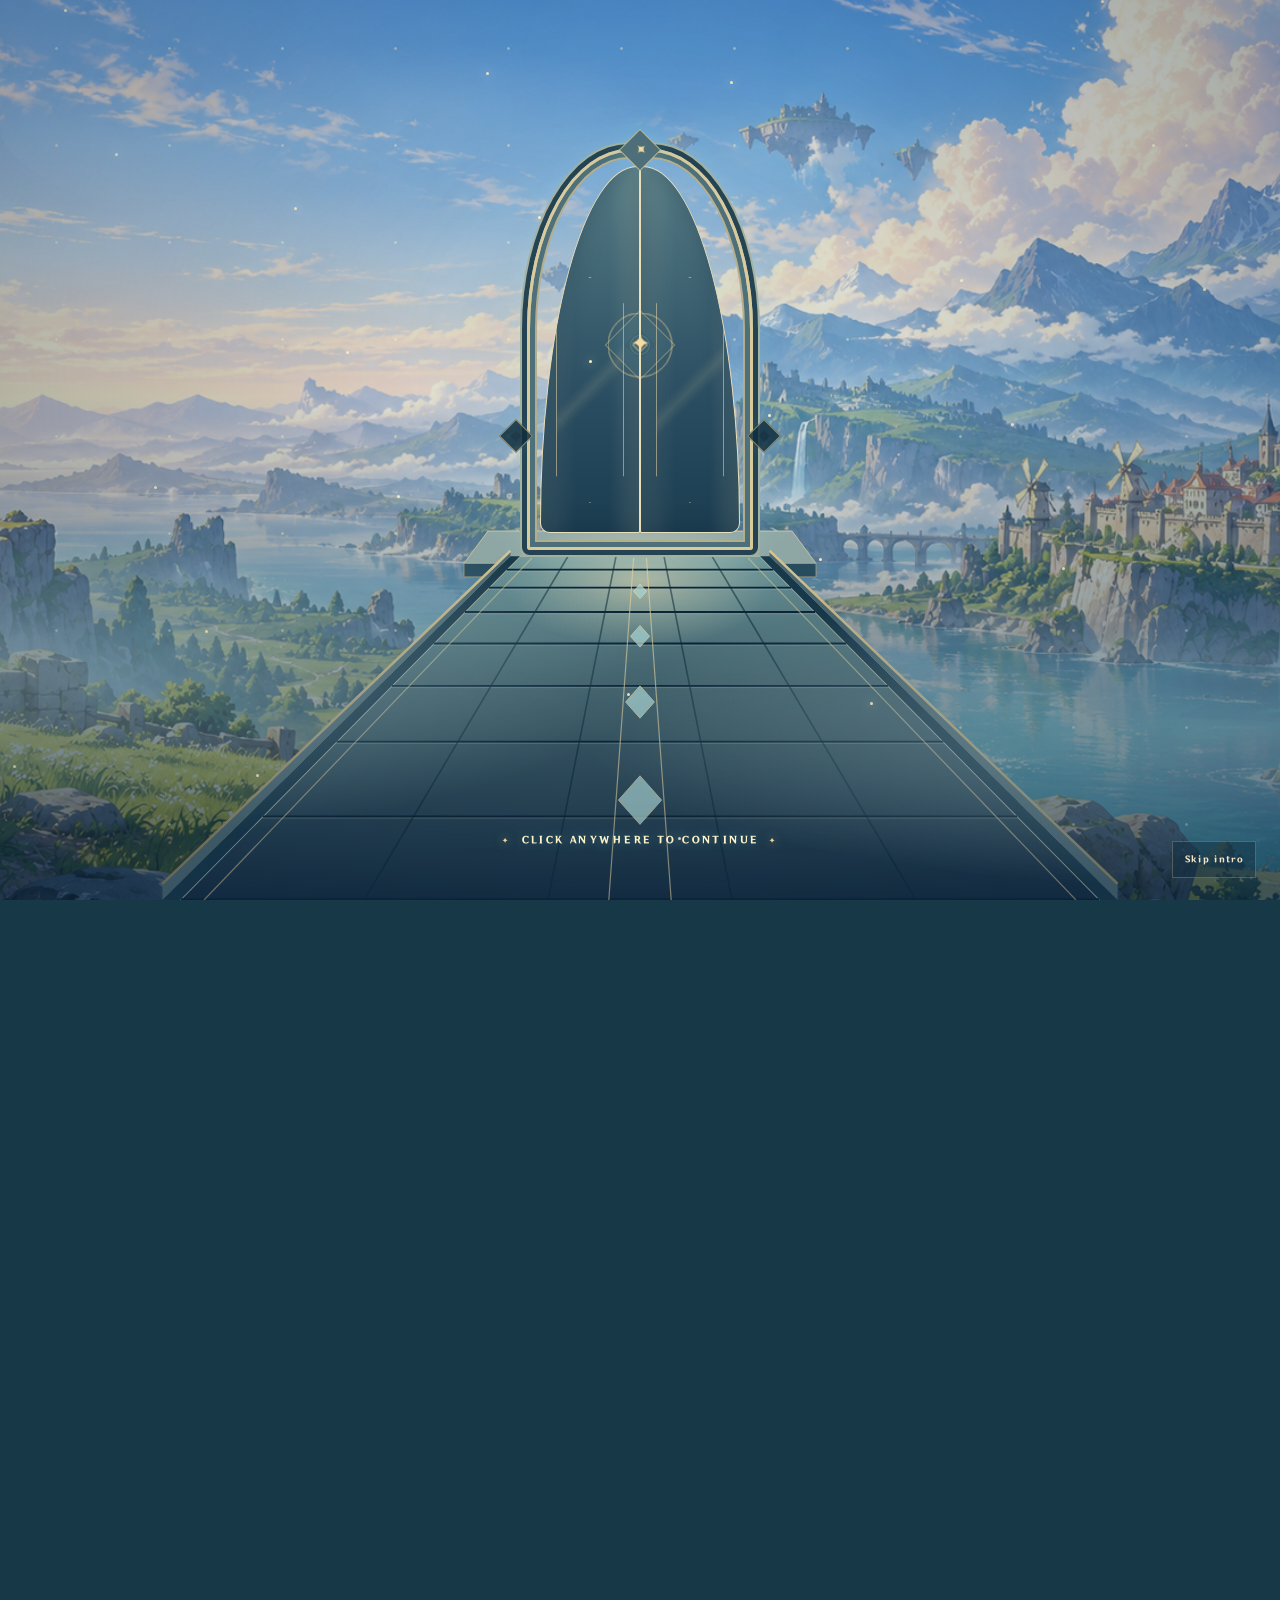
<file: index.html>
<!doctype html>
<html lang="en">
<head>
  <meta charset="UTF-8">
  <meta name="viewport" content="width=device-width,initial-scale=1">
  <meta name="theme-color" content="#16384a">
  <meta name="description" content="Yoga Samudra Heriyanto’s portfolio — IT Developer, Full-Stack Developer, and AI Engineer. Explore my skills, creations, and journey.">
  <title>Samudra Portofolio</title>
  <link rel="icon" type="image/svg+xml" href="assets/samudra-logo.svg">
  <link rel="stylesheet" href="assets/css/main.css?v=20261019-1">
  <link rel="stylesheet" href="assets/css/i18n.css?v=20261009-1">
  <script src="assets/js/celestial-system.js?v=20261014-2" defer></script>
  <script src="assets/js/motion-budget.js?v=20261014-2" defer></script>
  <script src="assets/js/i18n.js?v=20261021-1" defer></script>
  <script src="assets/js/character-reveal.js?v=20261012-1" defer></script>
  <script src="assets/js/celestial-theme.js?v=20261014-1" defer></script>
  <script src="assets/js/script.js?v=20261021-1" defer></script>
  <link rel="stylesheet" href="assets/css/motion.css?v=20261013-4">
  <link rel="stylesheet" href="assets/css/project-portal.css?v=20261015-1">
  <script src="assets/js/project-portal.js?v=20261004-1"></script>
  <link rel="stylesheet" href="assets/css/scenery.css?v=20261012-1">
  <link rel="stylesheet" href="assets/css/landscape-motion.css?v=20261004-1">
  <link rel="stylesheet" href="assets/css/character-reveal.css?v=20261008-2">
  <link rel="stylesheet" href="assets/css/constellation-awakening.css?v=20261021-3">
  <link rel="stylesheet" href="assets/css/celestial-theme.css?v=20261005-1">
  <link rel="stylesheet" href="assets/css/cinematic-motion.css?v=20261012-1">
  <link rel="stylesheet" href="assets/css/ui-polish.css?v=20261016-1">
  <link rel="stylesheet" href="assets/css/archive-interface.css?v=20261023-2">
  <link rel="stylesheet" href="assets/css/celestial-system.css?v=20261014-2">
  <link rel="stylesheet" href="assets/css/loadout-resonance.css?v=20261014-1">
  <link rel="stylesheet" href="assets/css/domain-memory-projection.css?v=20261013-1">
  <link rel="stylesheet" href="assets/css/project-impact.css?v=20261014-3">
  <link rel="stylesheet" href="assets/css/ley-line-playback.css?v=20261013-1">
  <link rel="stylesheet" href="assets/css/character-codex.css?v=20261013-1">
  <link rel="stylesheet" href="assets/css/motion-budget.css?v=20261014-1">
  <link rel="stylesheet" href="assets/css/performance.css?v=20261015-1">
  <link rel="stylesheet" href="assets/css/mobile-polish.css?v=20261014-1">
  <link rel="stylesheet" href="assets/css/hero-snapshot.css?v=20261014-1">
  <link rel="stylesheet" href="assets/css/chapter-handoff.css?v=20261015-2">
  <link rel="stylesheet" href="assets/css/constellation-galaxy.css?v=20261016-6">
  <script src="assets/js/motion.js?v=20261028-light1" defer></script>
  <script src="assets/js/landscape-motion.js?v=20261004-1" defer></script>
  <script src="assets/js/constellation-awakening.js?v=20261021-4" defer></script>
  <script src="assets/js/cinematic-motion.js?v=20261014-2" defer></script>
  <script src="assets/js/chapter-handoff.js?v=20261015-4" defer></script>
  <script src="assets/js/portrait-rotation.js?v=20261019-7" defer></script>
  <script src="assets/js/archive-interface.js?v=20261019-2" defer></script>
  <script src="assets/js/constellation-galaxy.js?v=20261016-5" defer></script>
  <script src="assets/js/loadout-resonance.js?v=20261015-1" defer></script>
  <script src="assets/js/domain-memory-projection.js?v=20261014-1" defer></script>
  <script src="assets/js/ley-line-playback.js?v=20261014-1" defer></script>
  <script src="assets/js/character-codex.js?v=20261014-1" defer></script>
  <link rel="stylesheet" href="assets/css/celestial-bridge.css?v=20261028-light1">
</head>
<body class="portfolio-page unified-interface">
  <a class="skip-link" href="#profil">Skip to content</a>
  <svg width="0" height="0" style="position:absolute;overflow:hidden" aria-hidden="true" xmlns="http://www.w3.org/2000/svg">
    <defs>
      <symbol id="i-star" viewBox="0 0 24 24"><path d="m12 2 2.8 7.2L22 12l-7.2 2.8L12 22l-2.8-7.2L2 12l7.2-2.8Z"/><path d="m12 7 1.5 3.5L17 12l-3.5 1.5L12 17l-1.5-3.5L7 12l3.5-1.5Z"/></symbol>
      <symbol id="i-compass" viewBox="0 0 24 24"><circle cx="12" cy="12" r="9"/><path d="m16 8-2.5 5.5L8 16l2.5-5.5Z"/><path d="M12 1v2m11 9h-2M12 23v-2M1 12h2"/></symbol>
      <symbol id="i-arrow" viewBox="0 0 24 24"><path d="M4 12h16m-6-6 6 6-6 6"/></symbol>
      <symbol id="i-download" viewBox="0 0 24 24"><path d="M12 3v12m-4-4 4 4 4-4M5 16v4h14v-4"/></symbol>
      <symbol id="i-moon" viewBox="0 0 24 24"><path d="M20.5 13A8.5 8.5 0 0 1 11 3.5 8.5 8.5 0 1 0 20.5 13Z"/></symbol>
      <symbol id="i-sun" viewBox="0 0 24 24"><circle cx="12" cy="12" r="4"/><path d="M12 2v2m0 16v2M2 12h2m16 0h2M5 5l1.5 1.5m11 11L19 19M5 19l1.5-1.5m11-11L19 5"/></symbol>
      <symbol id="i-menu" viewBox="0 0 24 24"><path d="M4 7h16M4 12h16M4 17h16"/></symbol>
      <symbol id="i-pin" viewBox="0 0 24 24"><path d="M19 10c0 5-7 11-7 11S5 15 5 10a7 7 0 0 1 14 0Z"/><circle cx="12" cy="10" r="2.5"/></symbol>
      <symbol id="i-code" viewBox="0 0 24 24"><path d="m8 6-6 6 6 6m8-12 6 6-6 6m-3-15-2 18"/></symbol>
      <symbol id="i-cap" viewBox="0 0 24 24"><path d="m2 9 10-5 10 5-10 5Zm4 2v7c4 3 8 3 12 0v-7m4-2v8"/></symbol>
      <symbol id="i-scroll" viewBox="0 0 24 40"><rect x="5" y="2" width="14" height="25" rx="7"/><path d="M12 7v6m-4 19 4 4 4-4"/></symbol>
      <symbol id="i-user" viewBox="0 0 24 24"><circle cx="12" cy="7" r="4"/><path d="M4 21v-2a8 8 0 0 1 16 0v2"/></symbol>
      <symbol id="i-nodes" viewBox="0 0 24 24"><circle cx="12" cy="12" r="3"/><circle cx="4" cy="4" r="2"/><circle cx="20" cy="4" r="2"/><circle cx="4" cy="20" r="2"/><circle cx="20" cy="20" r="2"/><path d="m6 6 4 4m4 4 4 4m-4-8 4-4M6 18l4-4"/></symbol>
      <symbol id="i-network" viewBox="0 0 24 24"><rect x="8" y="2" width="8" height="6" rx="1"/><rect x="2" y="16" width="7" height="6" rx="1"/><rect x="15" y="16" width="7" height="6" rx="1"/><path d="M12 8v4m-7 4v-4h14v4"/></symbol>
      <symbol id="i-case" viewBox="0 0 24 24"><rect x="3" y="7" width="18" height="14" rx="2"/><path d="M8 7V3h8v4M3 12c6 4 12 4 18 0M12 12v4"/></symbol>
      <symbol id="i-close" viewBox="0 0 24 24"><path d="m6 6 12 12M6 18 18 6"/></symbol>
      <symbol id="i-mail" viewBox="0 0 24 24"><rect x="2" y="4" width="20" height="16" rx="2"/><path d="m3 6 9 7 9-7"/></symbol>
      <symbol id="i-copy" viewBox="0 0 24 24"><rect x="8" y="8" width="12" height="13" rx="2"/><path d="M15 8V3H3v13h5"/></symbol>
      <symbol id="i-external" viewBox="0 0 24 24"><path d="M14 3h7v7m0-7L10 14M10 3H3v18h18v-7"/></symbol>
    </defs>
  </svg>

  <main>
    <section class="hero" id="beranda" aria-label="Meet Samudra">
      <img class="landscape" src="assets/landscape.png" alt="" fetchpriority="high" width="1672" height="941">
      <div class="sparkles" aria-hidden="true"><i class="sparkle"></i><i class="sparkle"></i><i class="sparkle"></i><i class="sparkle"></i><i class="sparkle"></i></div>
      <div class="container">
        <header class="site-header">
          <a href="#beranda" class="brand" aria-label="Samudra, back to home"><img class="brand-emblem" src="assets/samudra-logo.svg" alt="" width="44" height="40" decoding="async"><span class="brand-name">Portofolio<small>Samudra Yoga</small></span></a>
          <nav class="desktop-nav" id="main-nav" aria-label="Main navigation">
            <a class="active" href="#profil">Profile</a><a href="#keahlian">Skills</a><a href="#karya">Creations</a><a href="#perjalanan">Journey</a>
          </nav>
          <div class="header-actions">
            <button class="theme-toggle" aria-label="Switch to night mode" aria-pressed="false" title="Change theme"><svg aria-hidden="true"><use href="#i-moon"/></svg></button>
            <a class="header-contact" href="#kontak">Let’s connect <svg aria-hidden="true"><use href="#i-arrow"/></svg></a>
            <button class="menu-toggle" aria-expanded="false" aria-controls="main-nav" aria-label="Open navigation menu"><svg aria-hidden="true"><use href="#i-menu"/></svg></button>
          </div>
        </header>
        <div class="hero-content">
          <div class="hero-copy">
            <div class="eyebrow"><svg aria-hidden="true"><use href="#i-star"/></svg>Welcome, traveller!</div>
            <h1>Samudra Yoga.</h1>
            <p class="hero-profession" aria-label="Full-Stack Developer with AI Engineering and IT Development experience"><strong>Full-Stack Developer</strong><span class="hero-profession-secondary" aria-hidden="true">/ <span class="typed" data-typed-items="AI Engineer, IT Developer">AI Engineer</span></span></p>
            <div class="hero-snapshot" aria-label="Professional snapshot">
              <p class="hero-snapshot-focus"><span>Next.js</span><span>AI Integration</span><span>Internal Systems</span></p>
              <p class="hero-intro">I build operational products from architecture to delivery.</p>
            </div>
            <div class="hero-buttons"><a class="btn btn-gold" href="#karya"><svg aria-hidden="true"><use href="#i-compass"/></svg>Explore Creations<svg aria-hidden="true"><use href="#i-arrow"/></svg></a><a class="btn btn-outline" href="assets/CV-Samudra-2026.pdf" download>Download CV<svg aria-hidden="true"><use href="#i-download"/></svg></a></div>
            <p class="hero-footnote"><span class="status-dot" aria-hidden="true"></span>Started with curiosity, moved forward through creation.</p>
          </div>
          <div class="character-stage">
            <div class="orbit" aria-hidden="true"></div><div class="orbit orbit-two" aria-hidden="true"></div>
            <span class="character-label" aria-hidden="true">THE CURIOUS BUILDER</span>
            <div class="vision" title="Hydro · Clarity and adaptability" aria-hidden="true"><img src="assets/element-hydro.svg?v=20261005-1" alt="" width="400" height="400" decoding="async"></div>
            <div class="portrait-card">
              <div class="portrait-window"><img id="portrait" class="formal-cutout" src="assets/samudra-formal-blue-studio-v2.webp" alt="Studio portrait of Yoga Samudra Heriyanto in a grey suit with blue edge lighting and a softly lit face" width="1086" height="1448"><div class="portrait-caption"><span>✦ &nbsp; THE WEAVER OF SYSTEMS &nbsp; ✦</span><h2>Samudra</h2><p>Architect of code and intelligence.</p></div></div>
            </div>
            <button class="profile-trigger" data-open-profile><svg aria-hidden="true"><use href="#i-user"/></svg>Character Profile <span aria-hidden="true">↗</span></button>
          </div>
        </div>
        <div class="hero-bottom">
          <div class="hero-facts">
            <div class="hero-fact"><svg aria-hidden="true"><use href="#i-pin"/></svg><div><small>Based in</small><strong>West Jakarta, Indonesia</strong></div></div>
            <div class="hero-fact"><svg aria-hidden="true"><use href="#i-code"/></svg><div><small>Focus</small><strong>Full-Stack & AI Engineering</strong></div></div>
            <div class="hero-fact"><svg aria-hidden="true"><use href="#i-cap"/></svg><div><small>Academic background</small><strong>Computer Science · UPNYK</strong></div></div>
          </div>
          <a class="scroll-link" href="#profil">Start our journey<svg aria-hidden="true"><use href="#i-scroll"/></svg></a>
        </div>
      </div>
    </section>

    <div class="paper">
      <section id="profil" class="section container">
        <div class="about">
          <div class="about-intro"><div class="section-kicker"><span class="diamond"></span>Tools Arsenal</div><h2>Tech Stack.</h2>
            <div class="tech-arsenal" aria-label="Developer technology arsenal">
              <div class="tech-arsenal-heading"><span>Primary loadout</span><small>8 equipped technologies</small></div>
              <ul class="tech-sigil-grid">
                <li class="tech-sigil tech-sigil-primary" data-tech="nextjs" style="--tech-delay:80ms"><button class="tech-sigil-control" type="button" aria-pressed="false"><span class="tech-sigil-frame" aria-hidden="true"><span class="tech-sigil-icon"><svg class="tech-glyph" viewBox="0 0 64 64"><circle cx="32" cy="32" r="23"/><path d="M20 44V20l25 31M39 20h6v18"/></svg></span></span><span class="tech-sigil-copy"><strong>Next.js</strong><small>Full-Stack Framework</small></span></button></li>
                <li class="tech-sigil" data-tech="typescript" style="--tech-delay:150ms"><button class="tech-sigil-control" type="button" aria-pressed="false"><span class="tech-sigil-frame" aria-hidden="true"><span class="tech-sigil-icon"><svg class="tech-glyph" viewBox="0 0 64 64"><rect x="11" y="11" width="42" height="42" rx="8"/><path d="M18 25h16M26 25v23M39 45c2.3 2 8 2.2 8-2.2 0-6-10-3.2-10-10 0-4.5 6.3-5.2 9.4-2.6"/></svg></span></span><span class="tech-sigil-copy"><strong>TypeScript</strong><small>Language</small></span></button></li>
                <li class="tech-sigil" data-tech="react" style="--tech-delay:220ms"><button class="tech-sigil-control" type="button" aria-pressed="false"><span class="tech-sigil-frame" aria-hidden="true"><span class="tech-sigil-icon"><svg class="tech-glyph" viewBox="0 0 64 64"><circle cx="32" cy="32" r="4"/><ellipse cx="32" cy="32" rx="24" ry="9"/><ellipse cx="32" cy="32" rx="24" ry="9" transform="rotate(60 32 32)"/><ellipse cx="32" cy="32" rx="24" ry="9" transform="rotate(120 32 32)"/></svg></span></span><span class="tech-sigil-copy"><strong>React</strong><small>Interface</small></span></button></li>
                <li class="tech-sigil" data-tech="python" style="--tech-delay:290ms"><button class="tech-sigil-control" type="button" aria-pressed="false"><span class="tech-sigil-frame" aria-hidden="true"><span class="tech-sigil-icon"><svg class="tech-glyph python-glyph" viewBox="0 0 64 64"><path class="python-snake python-snake-top" d="M25 5h19c8 0 13 5 13 13v5c0 8-6 14-14 14H29c-5 0-8 3-8 8v6h-8C6 51 2 46 2 40v-5c0-8 6-14 14-14h20v-4H20v-5c0-4 2-7 5-7Z"/><path class="python-snake python-snake-bottom" d="M39 59H20c-8 0-13-5-13-13v-5c0-8 6-14 14-14h14c5 0 8-3 8-8v-6h8c7 0 11 5 11 11v5c0 8-6 14-14 14H28v4h16v5c0 4-2 7-5 7Z"/><circle class="python-eye" cx="28" cy="12" r="2.6"/><circle class="python-eye" cx="36" cy="52" r="2.6"/></svg></span></span><span class="tech-sigil-copy"><strong>Python</strong><small>Language &amp; AI</small></span></button></li>
                <li class="tech-sigil" data-tech="swift" style="--tech-delay:360ms"><button class="tech-sigil-control" type="button" aria-pressed="false"><span class="tech-sigil-frame" aria-hidden="true"><span class="tech-sigil-icon"><svg class="tech-glyph" viewBox="0 0 64 64"><path d="M13 15c9 11 17 17 28 23-7-1-13-3-19-7 6 8 14 13 25 14 5 1 7 4 8 7 3-7 1-14-5-19C42 25 31 20 13 15Z"/><path d="M24 14c8 5 16 12 22 20"/></svg></span></span><span class="tech-sigil-copy"><strong>Swift</strong><small>iOS Development</small></span></button></li>
                <li class="tech-sigil" data-tech="postgresql" style="--tech-delay:430ms"><button class="tech-sigil-control" type="button" aria-pressed="false"><span class="tech-sigil-frame" aria-hidden="true"><span class="tech-sigil-icon"><svg class="tech-glyph" viewBox="0 0 64 64"><ellipse cx="32" cy="17" rx="19" ry="7"/><path d="M13 17v14c0 4 8.5 7 19 7s19-3 19-7V17M13 31v14c0 4 8.5 7 19 7s19-3 19-7V31"/><path d="M21 28c6 2 16 2 22 0M21 42c6 2 16 2 22 0"/></svg></span></span><span class="tech-sigil-copy"><strong>PostgreSQL</strong><small>Database</small></span></button></li>
                <li class="tech-sigil" data-tech="redis" style="--tech-delay:500ms"><button class="tech-sigil-control" type="button" aria-pressed="false"><span class="tech-sigil-frame" aria-hidden="true"><span class="tech-sigil-icon"><svg class="tech-glyph" viewBox="0 0 64 64"><path d="m32 10 22 10-22 10L10 20l22-10ZM12 30l20 9 20-9M12 40l20 9 20-9"/><circle cx="32" cy="20" r="3"/></svg></span></span><span class="tech-sigil-copy"><strong>Redis</strong><small>Cache &amp; Queue</small></span></button></li>
                <li class="tech-sigil" data-tech="prisma" style="--tech-delay:570ms"><button class="tech-sigil-control" type="button" aria-pressed="false"><span class="tech-sigil-frame" aria-hidden="true"><span class="tech-sigil-icon"><svg class="tech-glyph" viewBox="0 0 64 64"><path d="m31 9 22 39-33 7L11 39 31 9Z"/><path d="m31 9-11 46 33-7-22-9M11 39l20-30"/></svg></span></span><span class="tech-sigil-copy"><strong>Prisma</strong><small>Data ORM</small></span></button></li>
              </ul>
            </div>
          </div>
          <div class="about-right character-archive">
            <div class="archive-tabs" role="tablist" aria-label="Character archive">
              <button id="archive-profile-tab" role="tab" aria-selected="true" aria-controls="archive-profile" tabindex="0">Profile</button>
              <button id="archive-background-tab" role="tab" aria-selected="false" aria-controls="archive-background" tabindex="-1">Background</button>
              <button id="archive-experience-tab" role="tab" aria-selected="false" aria-controls="archive-experience" tabindex="-1">Experience</button>
              <button id="archive-beyond-tab" role="tab" aria-selected="false" aria-controls="archive-beyond" tabindex="-1">Beyond development</button>
            </div>
            <div class="archive-panels">
              <section id="archive-profile" class="archive-panel" role="tabpanel" aria-labelledby="archive-profile-tab"><p>From understanding computer networks to designing AI systems, I am passionate about discovering how technology can address real-world needs.</p><div class="about-tags"><span class="tag">System thinking</span><span class="tag">Full-stack development</span><span class="tag">AI &amp; automation</span></div><div class="signature">Samudra Yoga.</div></section>
              <section id="archive-background" class="archive-panel" role="tabpanel" aria-labelledby="archive-background-tab" hidden><p>I am a graduate of Computer Science at UPN Veteran Yogyakarta with experience in fullstack development, ERP project management, and the integration of multi-agent and RAG systems. For me, good solutions emerge from a clear understanding of the problem at hand.</p><dl class="archive-facts"><div><dt>Education</dt><dd>Computer Science · UPNYK</dd></div><div><dt>Focus</dt><dd>Full-Stack &amp; AI Engineering</dd></div></dl></section>
              <section id="archive-experience" class="archive-panel" role="tabpanel" aria-labelledby="archive-experience-tab" hidden><p>My journey connects system development, AI architecture, network infrastructure, laboratory operations, and teaching.</p><a class="archive-link" href="#perjalanan">Open the adventure map <span aria-hidden="true">↓</span></a></section>
              <section id="archive-beyond" class="archive-panel" role="tabpanel" aria-labelledby="archive-beyond-tab" hidden><p>Beyond development, I have served as a class representative, KKN team leader, publication and documentation coordinator, and a member of the Media and Information team.</p><button type="button" class="archive-link archive-profile-link" data-open-profile>Open full character profile <span aria-hidden="true">↗</span></button></section>
            </div>
          </div>
        </div>
        <div id="keahlian" class="skills-section">
          <div class="section-heading"><div><div class="eyebrow">Skills Constellation</div><h2>Talents</h2></div><p>Explore the connected skills I use to turn ideas into working solutions.</p></div>
          <div class="talent-grid" role="tablist" aria-label="Skill categories">
            <button class="talent-card" id="skill-fullstack" role="tab" aria-selected="true" aria-controls="skill-panel" tabindex="0" data-skill="fullstack"><div class="talent-top"><span class="talent-icon"><svg aria-hidden="true"><use href="#i-code"/></svg></span><span class="talent-number">I</span></div><h3>Full-Stack Development</h3><p>Bringing interfaces, logic, and data into one experience.</p><span class="talent-arrow" aria-hidden="true">↗</span></button>
            <button class="talent-card" id="skill-ai" role="tab" aria-selected="false" aria-controls="skill-panel" tabindex="-1" data-skill="ai"><div class="talent-top"><span class="talent-icon"><svg aria-hidden="true"><use href="#i-nodes"/></svg></span><span class="talent-number">II</span></div><h3>AI & Automation</h3><p>Connecting knowledge and workflows through AI.</p><span class="talent-arrow" aria-hidden="true">↗</span></button>
            <button class="talent-card" id="skill-systems" role="tab" aria-selected="false" aria-controls="skill-panel" tabindex="-1" data-skill="systems"><div class="talent-top"><span class="talent-icon"><svg aria-hidden="true"><use href="#i-network"/></svg></span><span class="talent-number">III</span></div><h3>System Design &amp; Integration</h3><p>Designing application architecture, connecting services, and coordinating data flows.</p><span class="talent-arrow" aria-hidden="true">↗</span></button>
            <button class="talent-card" id="skill-project" role="tab" aria-selected="false" aria-controls="skill-panel" tabindex="-1" data-skill="project"><div class="talent-top"><span class="talent-icon"><svg aria-hidden="true"><use href="#i-case"/></svg></span><span class="talent-number">IV</span></div><h3>Project Management</h3><p>Turning technical direction into coordinated delivery.</p><span class="talent-arrow" aria-hidden="true">↗</span></button>
          </div>
          <div class="skill-detail" id="skill-panel" role="tabpanel" aria-labelledby="skill-fullstack" tabindex="0"><div class="skill-detail-label"><svg aria-hidden="true"><use href="#i-star"/></svg>Expertise skills</div><div class="skill-items" id="skill-items"><span>Next.js</span><span>Python</span><span>Node.js</span><span>PostgreSQL</span><span>Docker</span><span>Kubernetes</span><span>Kafka</span></div></div>
        </div>
      </section>

      <section id="karya" class="works-section section container">
        <div class="section-heading"><div><div class="eyebrow">Shape through innovation.</div><h2>Creations</h2></div><p>Explore the development of business systems, AI solutions, and iOS applications.</p></div>
        <div class="project-archive">
          <nav class="project-archive-nav" role="tablist" aria-label="Project archive">
            <div class="archive-nav-heading"><span>Project Archive</span><small>Selected creations</small></div>
            <button id="project-tab-erp" type="button" role="tab" aria-selected="true" aria-controls="project-erp" tabindex="0" data-archive-project="project-erp"><span class="record-index">1</span><span><small>Fullstack Developer</small><strong>ERP Raho Premier</strong></span></button>
            <button id="project-tab-ai" type="button" role="tab" aria-selected="false" aria-controls="project-ai" tabindex="-1" data-archive-project="project-ai"><span class="record-index">2</span><span><small>AI Engineering · ERP Integration</small><strong>AI Agent for ERP KPIs</strong></span></button>
            <button id="project-tab-chat" type="button" role="tab" aria-selected="false" aria-controls="project-chat" tabindex="-1" data-archive-project="project-chat"><span class="record-index">3</span><span><small>Full-Stack · System Design</small><strong>AI-Powered WhatsApp Chatbot</strong></span></button>
            <button id="project-tab-mlbb" type="button" role="tab" aria-selected="false" aria-controls="project-mlbb" tabindex="-1" data-archive-project="project-mlbb"><span class="record-index">4</span><span><small>iOS App · Front End · Design</small><strong>MLBB Heroes Matchup</strong></span></button>
            <button id="project-tab-thesis" type="button" role="tab" aria-selected="false" aria-controls="project-thesis" tabindex="-1" data-archive-project="project-thesis"><span class="record-index">5</span><span><small>Computer Vision · Undergraduate Thesis</small><strong>Banana Ripeness Classification</strong></span></button>
          </nav>
          <div class="project-archive-stage">
            <div class="project-stage-heading"><span>Selected creation</span><strong class="project-stage-counter" aria-live="polite">01 / 05</strong></div>
            <div class="works-grid">
              <article id="project-erp" class="work-card work-card-erp is-active" role="tabpanel" aria-labelledby="project-tab-erp">
                <div class="work-art art-erp-proof"><img src="assets/erp/overview.png" alt="ERP Raho Premier project overview featuring the sign-in page and project information" width="2852" height="1398" loading="lazy" decoding="async"></div>
                <div class="work-body">
                  <div class="work-category">Fullstack Developer</div>
                  <h3>ERP Raho Premier</h3>
                  <p class="work-impact-lead">Centralizes inventory, logistics, purchasing, permissions, and integrations in one internal operations workspace.</p>
                  <section class="impact-ledger" aria-label="Project impact summary">
                    <div class="impact-ledger-head"><span>Impact summary</span><strong>Internal system</strong></div>
                    <dl class="impact-metrics"><div><dt>06</dt><dd>Interface scopes</dd></div><div><dt>03</dt><dd>Operational areas</dd></div><div><dt class="impact-metric-text">Full-Stack</dt><dd>System delivery</dd></div></dl>
                    <p class="impact-ownership"><span>My contribution</span><strong>Project planning · System architecture · Frontend · Backend</strong></p>
                  </section>
                  <div class="work-tech" aria-label="Core technologies"><span>Next.js</span><span>PostgreSQL</span><span>Prisma</span><span>Redis / BullMQ</span></div>
                  <a href="erp.html" class="work-link">Explore the ERP project<svg aria-hidden="true"><use href="#i-arrow"/></svg></a>
                </div>
              </article>
              <article id="project-ai" class="work-card work-card-ai" role="tabpanel" aria-labelledby="project-tab-ai" hidden>
                <div class="work-art art-ai-documentation"><img src="assets/ai-agent/kpi-flow.svg" alt="Conceptual flow from the KPI dashboard through an ERP endpoint and the OpenClaw API with SOUL instructions to staff performance summaries" width="1200" height="720" loading="lazy" decoding="async"></div>
                <div class="work-body">
                  <div class="work-category">AI Engineering · ERP Integration</div>
                  <h3>AI Agent for ERP KPIs</h3>
                  <p class="work-impact-lead">Connects ERP KPI data to OpenClaw so staff performance can be transformed into a structured summary.</p>
                  <section class="impact-ledger" aria-label="Project impact summary">
                    <div class="impact-ledger-head"><span>Impact summary</span><strong>AI integration</strong></div>
                    <dl class="impact-metrics"><div><dt>04</dt><dd>Connected stages</dd></div><div><dt class="impact-metric-text">ERP ↔ AI</dt><dd>System bridge</dd></div><div><dt class="impact-metric-text">Structured</dt><dd>KPI summaries</dd></div></dl>
                    <p class="impact-ownership"><span>My contribution</span><strong>ERP endpoint · OpenClaw API integration · SOUL instructions</strong></p>
                  </section>
                  <div class="work-tech" aria-label="Core technologies"><span>OpenClaw</span><span>SOUL</span><span>API Integration</span></div>
                  <button data-project="ai" class="work-link">Explore the integration flow<svg aria-hidden="true"><use href="#i-arrow"/></svg></button>
                </div>
              </article>
              <article id="project-chat" class="work-card work-card-chat" role="tabpanel" aria-labelledby="project-tab-chat" hidden>
                <div class="work-art art-chat-proof"><img src="assets/chatbot/overview.png" alt="RAHO WhatsApp Chatbot AI documentation: Rule, RAG, and AI flows, plus Outbox and Worker" width="1708" height="962" loading="lazy" decoding="async"></div>
                <div class="work-body">
                  <div class="work-category">Full-Stack · System Design</div>
                  <h3>AI-Powered WhatsApp Chatbot</h3>
                  <p class="work-impact-lead">Combines automated answers, durable delivery, and human handoff in one customer-service workflow.</p>
                  <section class="impact-ledger" aria-label="Project impact summary">
                    <div class="impact-ledger-head"><span>Impact summary</span><strong>Service platform</strong></div>
                    <dl class="impact-metrics"><div><dt>05</dt><dd>Documented capabilities</dd></div><div><dt>03</dt><dd>Response layers</dd></div><div><dt class="impact-metric-text">Human</dt><dd>Handoff path</dd></div></dl>
                    <p class="impact-ownership"><span>My contribution</span><strong>Interface · Backend · System architecture</strong></p>
                  </section>
                  <div class="work-tech" aria-label="Core technologies"><span>Next.js</span><span>Express</span><span>PostgreSQL</span><span>RAG</span></div>
                  <a href="chatbot.html" class="work-link">Explore the chatbot project<svg aria-hidden="true"><use href="#i-arrow"/></svg></a>
                </div>
              </article>
              <article id="project-mlbb" class="work-card work-card-mlbb" role="tabpanel" aria-labelledby="project-tab-mlbb" hidden>
                <div class="work-art art-mlbb-proof">
                  <img src="assets/mlbb/heroes.png" alt="Hero list and search in the MLBB Heroes Matchup iOS app" width="800" height="1694" loading="lazy" decoding="async">
                  <img src="assets/mlbb/counter-picks.png" alt="Harley’s profile with traits, weaknesses, and recommended counter heroes with scores" width="778" height="1704" loading="lazy" decoding="async">
                </div>
                <div class="work-body">
                  <div class="work-category">iOS App · Front End · Design</div>
                  <h3>MLBB Heroes Matchup</h3>
                  <p class="work-impact-lead">Turns 126 hero records and three scoring factors into five explainable counter recommendations, entirely on-device.</p>
                  <section class="impact-ledger" aria-label="Project impact summary">
                    <div class="impact-ledger-head"><span>Impact summary</span><strong>iOS application</strong></div>
                    <dl class="impact-metrics"><div><dt>126</dt><dd>Hero records</dd></div><div><dt>03</dt><dd>Scoring factors</dd></div><div><dt class="impact-metric-text">Top 05</dt><dd>Counter picks</dd></div></dl>
                    <p class="impact-ownership"><span>My contribution</span><strong>SwiftUI interface · Scoring engine · Local JSON</strong></p>
                  </section>
                  <div class="work-tech" aria-label="Core technologies"><span>Swift</span><span>SwiftUI</span><span>JSON</span></div>
                  <a href="mlbb.html" class="work-link">Explore the MLBB project<svg aria-hidden="true"><use href="#i-arrow"/></svg></a>
                </div>
              </article>
              <article id="project-thesis" class="work-card work-card-thesis" role="tabpanel" aria-labelledby="project-tab-thesis" hidden>
                <div class="work-art art-thesis-proof"><img src="assets/thesis/01-project-overview.png" alt="Banana ripeness classification research overview showing four ripeness stages" width="2560" height="1440" loading="lazy" decoding="async"></div>
                <div class="work-body">
                  <div class="work-category">Computer Vision · Undergraduate Thesis</div>
                  <h3>Banana Ripeness Classification</h3>
                  <p class="work-impact-lead">Classifies four banana ripeness stages from approximately 1,800 images with MobileNetV2 transfer learning and evaluates CLAHE preprocessing.</p>
                  <section class="impact-ledger" aria-label="Project impact summary">
                    <div class="impact-ledger-head"><span>Research summary</span><strong>Image classification</strong></div>
                    <dl class="impact-metrics"><div><dt>≈1.8K</dt><dd>Source images</dd></div><div><dt>04</dt><dd>Ripeness classes</dd></div><div><dt class="impact-metric-text">MobileNetV2</dt><dd>Transfer learning</dd></div></dl>
                    <p class="impact-ownership"><span>My contribution</span><strong>Dataset preparation · Model training · CLAHE experiment · Evaluation</strong></p>
                  </section>
                  <div class="work-tech" aria-label="Core technologies"><span>Python</span><span>TensorFlow</span><span>MobileNetV2</span><span>OpenCV</span></div>
                  <a href="thesis.html" class="work-link">Explore the thesis project<svg aria-hidden="true"><use href="#i-arrow"/></svg></a>
                </div>
              </article>
            </div>
          </div>
        </div>
      </section>

      <section id="perjalanan" class="journey-section section container">
        <div class="section-heading"><div><div class="eyebrow">Shape through innovation.</div><h2>The Journey</h2></div><p>Journey from classroom and laboratory through business development</p></div>
        <div class="quest-journal">
          <nav class="quest-journal-index" role="tablist" aria-label="Quest Journal">
            <div class="journal-index-heading"><span>Quest Journal</span><small>Experience records</small></div>
            <button id="journey-tab-raho" type="button" role="tab" aria-selected="true" aria-controls="journey-record-raho" tabindex="0" data-journey-record="journey-record-raho"><span><small>June 2026</small><strong>IT Developer</strong><em>Raho Premier</em></span></button>
            <button id="journey-tab-harrisma" type="button" role="tab" aria-selected="false" aria-controls="journey-record-harrisma" tabindex="-1" data-journey-record="journey-record-harrisma"><span><small>Sep 2025 — Jan 2026</small><strong>IT Support Intern</strong><em>PT Harrisma Buwana Jaya</em></span></button>
            <button id="journey-tab-lab" type="button" role="tab" aria-selected="false" aria-controls="journey-record-lab" tabindex="-1" data-journey-record="journey-record-lab"><span><small>Aug 2024 — Jan 2026</small><strong>Laboratory Assistant &amp; Administrator</strong><em>Informatics Laboratory, UPNYK</em></span></button>
            <button id="journey-tab-teaching" type="button" role="tab" aria-selected="false" aria-controls="journey-record-teaching" tabindex="-1" data-journey-record="journey-record-teaching"><span><small>Jul 2023 — Jan 2026</small><strong>Teaching Assistant</strong><em>UPN Veteran Yogyakarta</em></span></button>
          </nav>
          <div class="journey-list" aria-label="Experience records">
            <article id="journey-record-raho" class="journey-item is-active" role="tabpanel" aria-labelledby="journey-tab-raho"><div class="journey-date">June 2026</div><div class="journey-node"><svg aria-hidden="true"><use href="#i-case"/></svg></div><div class="journey-body"><p class="journey-type">Tech Development</p><h3>IT Developer</h3><p class="journey-company">Raho Premier</p><p>Developed ERP, AI agent architecture, and chatbot WhatsApp dashboard.</p></div><div class="journey-details"><ul><li>Led ERP development as Project Manager and Full-Stack Developer, from architecture and planning to implementation and timeline management.</li><li>Designed features and workflows based on business and operational needs.</li><li>Designed agent workflows, database integration, multi-agent systems, and RAG architecture using OpenClaw.</li><li>Developed an AI-powered WhatsApp chatbot dashboard with Next.js.</li></ul></div></article>
            <article id="journey-record-harrisma" class="journey-item" role="tabpanel" aria-labelledby="journey-tab-harrisma" hidden><div class="journey-date">Sep 2025 — Jan 2026</div><div class="journey-node"><svg aria-hidden="true"><use href="#i-network"/></svg></div><div class="journey-body"><p class="journey-type">Infrastructure & connectivity</p><h3>IT Support Intern</h3><p class="journey-company">PT Harrisma Buwana Jaya</p><p>Supported network infrastructure installation and configuration at client sites.</p></div><div class="journey-details"><ul><li>Assisted with wired and wireless network installations.</li><li>Handled UTP cable crimping, RJ45 termination, and connectivity testing.</li><li>Installed, configured, and tested Wi-Fi routers and access points.</li></ul></div></article>
            <article id="journey-record-lab" class="journey-item" role="tabpanel" aria-labelledby="journey-tab-lab" hidden><div class="journey-date">Aug 2024 — Jan 2026</div><div class="journey-node"><svg aria-hidden="true"><use href="#i-code"/></svg></div><div class="journey-body"><p class="journey-type">Practice & operations</p><h3>Laboratory Assistant & Administrator</h3><p class="journey-company">Informatics Laboratory, UPNYK</p><p>Guided lab sessions and kept the learning environment ready.</p></div><div class="journey-details"><ul><li>Guided two lab classes per week and prepared practical exams for networks and systems.</li><li>Managed lab schedules, documentation, and daily operations.</li><li>Set up, maintained, and troubleshot 20 computers per session.</li></ul></div></article>
            <article id="journey-record-teaching" class="journey-item" role="tabpanel" aria-labelledby="journey-tab-teaching" hidden><div class="journey-date">Jul 2023 — Jan 2026</div><div class="journey-node"><svg aria-hidden="true"><use href="#i-cap"/></svg></div><div class="journey-body"><p class="journey-type">Sharing knowledge</p><h3>Teaching Assistant</h3><p class="journey-company">UPN Veteran Yogyakarta</p><p>Supported learning in Computer Networks and Programming Algorithms.</p></div><div class="journey-details"><ul><li>Supported more than four classes each week.</li><li>Guided discussions, assignments, and network exercises, and assessed students’ work.</li></ul></div></article>
          </div>
        </div>
        <div class="education-ribbon"><svg aria-hidden="true"><use href="#i-cap"/></svg><div><p>Bachelor’s degree in Computer Science · UPN Veteran Yogyakarta</p><small>An academic foundation for further exploration · GPA 3.52 / 4.00</small></div><span class="education-year">August 2022 — January 2026</span></div>
      </section>
    </div>

    <section class="contact" id="kontak"><svg class="contact-symbol" aria-hidden="true"><use href="#i-star"/></svg><div class="eyebrow">The next adventure</div><h2>Great ideas start<br>with a conversation.</h2><p>Have a technical challenge or an idea you want to build?<br>Let’s find the first step together.</p><div class="contact-buttons"><a class="btn btn-gold" href="https://wa.me/6282137971051?text=Hi%20Samudra%2C%20I%20found%20your%20portfolio%20and%20would%20like%20to%20discuss%20a%20project." target="_blank" rel="noopener noreferrer" aria-label="Start a conversation with Samudra on WhatsApp (opens in a new tab)"><svg aria-hidden="true"><use href="#i-mail"/></svg>Start a conversation<svg aria-hidden="true"><use href="#i-arrow"/></svg></a><button class="copy-email" type="button" aria-label="Copy email address" title="Copy email"><svg aria-hidden="true"><use href="#i-copy"/></svg></button><a class="btn btn-outline linkedin" href="https://www.linkedin.com/in/yogasamudraheriyanto" target="_blank" rel="noopener noreferrer" aria-label="Open Samudra’s LinkedIn profile (opens in a new tab)">LinkedIn<svg aria-hidden="true"><use href="#i-external"/></svg></a></div><a class="contact-email" href="mailto:samudrayoga4477@gmail.com">samudrayoga4477@gmail.com</a></section>
    <footer class="site-footer container"><a class="footer-brand" href="#beranda">SAMUDRA<span style="color:var(--gold)"> ✦</span></a><p>© 2026 Yoga Samudra Heriyanto · Inspired by adventure, built with curiosity.</p><a class="footer-top" href="#beranda">Back to top<svg aria-hidden="true"><use href="#i-arrow"/></svg></a></footer>
  </main>

  <dialog class="dialog" id="profile-dialog" aria-labelledby="profile-title"><div class="dialog-inner"><button class="dialog-close" aria-label="Close profile"><svg aria-hidden="true"><use href="#i-close"/></svg></button><div class="dialog-profile"><img src="assets/samudra-formal-blue-studio-v2.webp" alt="Yoga Samudra Heriyanto" width="130" height="168" loading="lazy"><div><div class="eyebrow">Explorer’s profile</div><h2 id="profile-title">Yoga Samudra Heriyanto</h2><p>IT Developer · Full-Stack · AI Engineering</p></div></div><p>I am a Computer Science graduate with experience as an IT Developer, Project Manager, Full-Stack Developer, and AI Engineer. My focus is designing system architecture, developing ERP systems, and building AI automation connected to company data.</p><dl><div><dt>Location</dt><dd>West Jakarta, Jakarta</dd></div><div><dt>Education</dt><dd>Bachelor’s degree in Computer Science · UPN Veteran Yogyakarta</dd></div><div><dt>Email</dt><dd><a href="mailto:samudrayoga4477@gmail.com">samudrayoga4477@gmail.com</a></dd></div><div><dt>Programming languages</dt><dd>Python, JavaScript, C++, Swift, SQL</dd></div></dl><h3>Beyond development</h3><p>My organizational experience includes serving as class representative for IF-H International Classroom, team leader for the KKN community service program, Publication and Documentation Coordinator for Veteran Integrated Parade, and a member of the Media and Information team at HMJ Informatika UPNYK.</p><a class="btn btn-gold" href="assets/CV-Samudra-2026.pdf" download>Get to know me through my CV<svg aria-hidden="true"><use href="#i-download"/></svg></a></div></dialog>
  <dialog class="dialog" id="project-dialog" aria-labelledby="project-title"><div class="dialog-inner"><button class="dialog-close" aria-label="Close project details"><svg aria-hidden="true"><use href="#i-close"/></svg></button><div class="eyebrow" id="project-category"></div><h2 id="project-title"></h2><p class="project-context">Raho Premier · June 2026</p><p id="project-description"></p>
    <figure class="project-illustration">
      <a href="assets/ai-agent/kpi-flow.svg" target="_blank" rel="noopener noreferrer" aria-label="Open the ERP KPI and OpenClaw integration diagram at full size (new tab)"><img src="assets/ai-agent/kpi-flow.svg" alt="KPI dashboard → ERP endpoint → OpenClaw API with SOUL instructions → staff performance summary" width="1200" height="720"></a>
      <figcaption>Conceptual diagram, not an application screenshot. <a href="assets/ai-agent/kpi-flow.svg" download="samudra-openclaw-kpi-flow.svg">Download SVG diagram</a><button type="button" class="flow-replay" data-replay-flow>Replay flow</button></figcaption>
    </figure>
    <h3>Integration flow</h3>
    <ol class="project-points"><li>The ERP dashboard provides staff KPI performance data.</li><li>An ERP endpoint provides the data for integration with the OpenClaw API.</li><li>SOUL gives the agent instructions to summarize staff performance based on KPI data.</li><li>The agent produces a performance summary that is easier to read.</li></ol>
    <h3>My contribution</h3><ul class="project-points" id="project-points"></ul><div class="about-tags" id="project-tags"></div><div class="project-note">This illustration follows the project workflow and contains no real staff data, KPI values, or internal application screenshots.</div><a class="btn btn-gold" href="assets/CV-Samudra-2026.pdf" download>Explore my full experience<svg aria-hidden="true"><use href="#i-download"/></svg></a></div></dialog>
  <div class="toast" role="status" aria-live="polite"></div>
  <script type="module">
    if (new URLSearchParams(location.search).get('perf') === '1') {
      import('./assets/js/performance-audit.js?v=20261015-1');
    }
  </script>
</body>
</html>
</file>
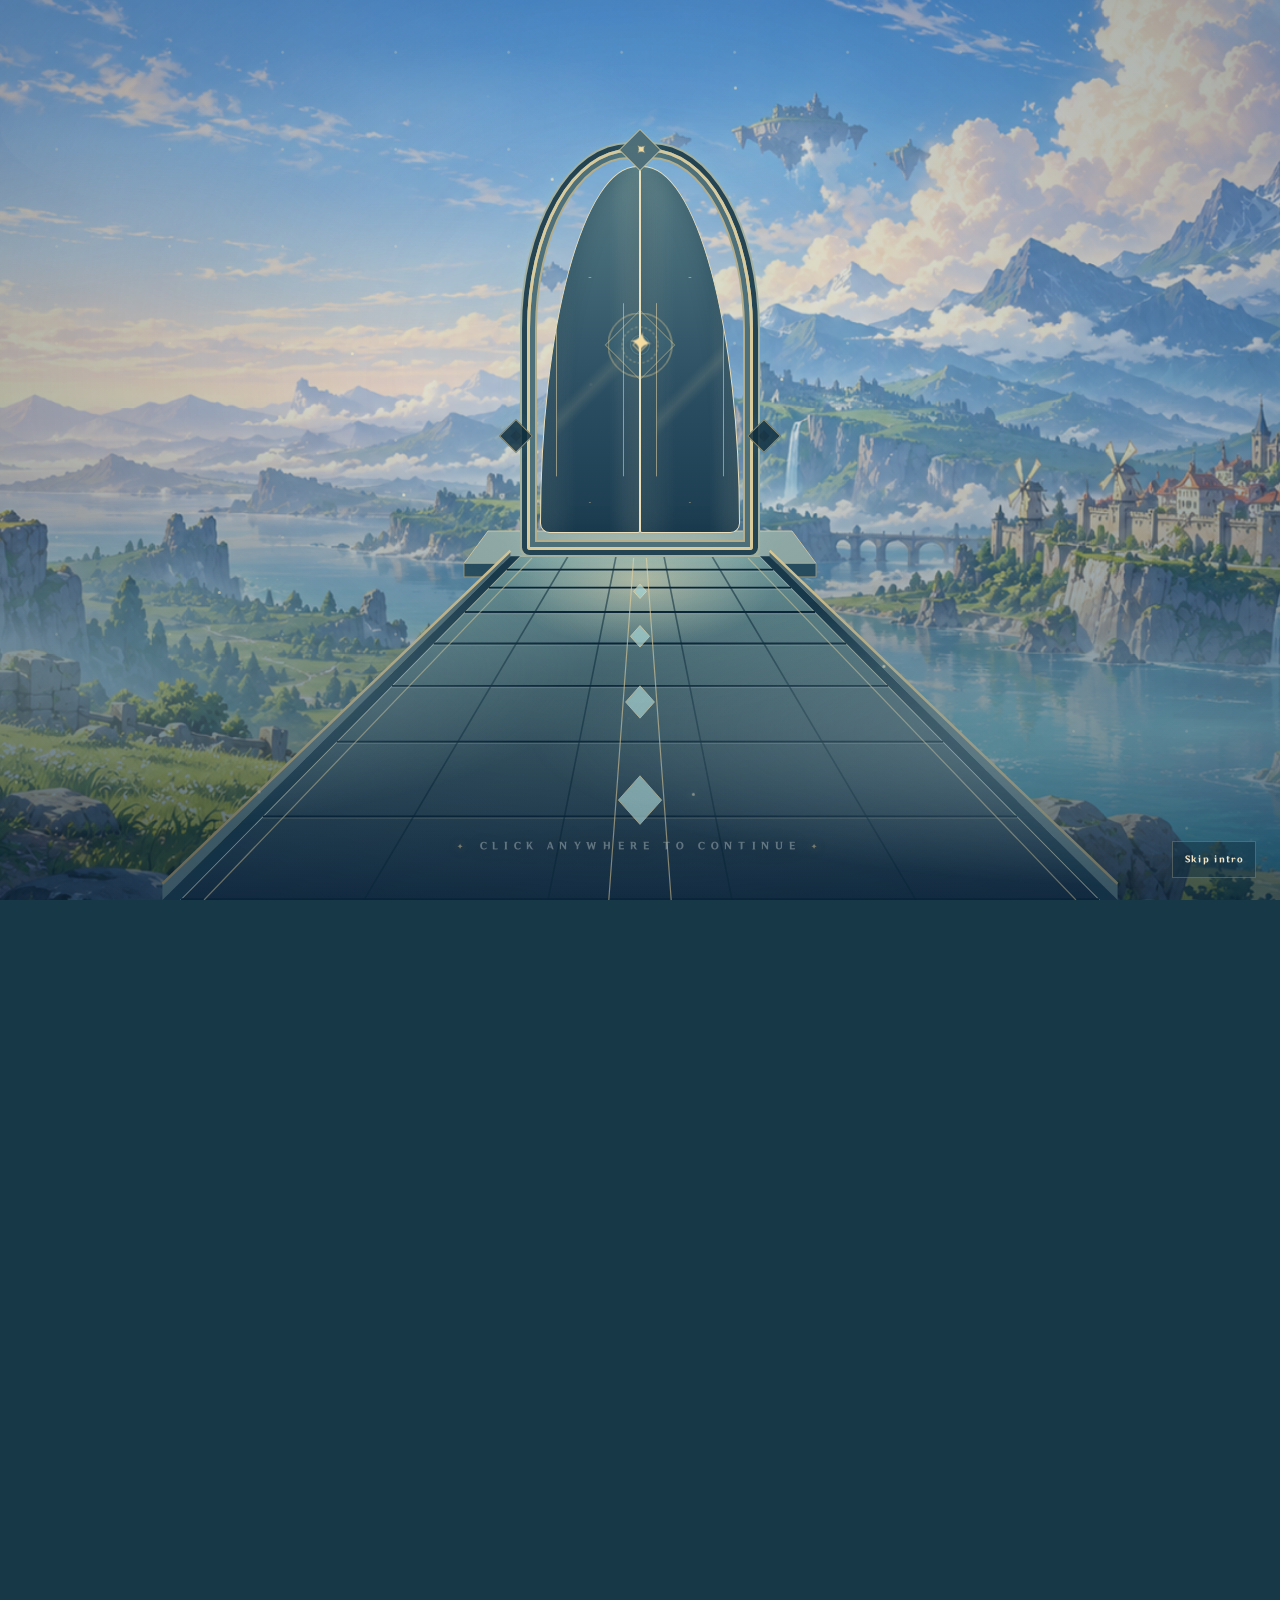
<file: about.html>
<!doctype html>
<html lang="en">
<head>
  <meta charset="UTF-8">
  <meta name="viewport" content="width=device-width,initial-scale=1">
  <meta http-equiv="refresh" content="0;url=index.html#profil">
  <link rel="canonical" href="https://samudrayoga.my.id/index.html#profil">
  <title>Redirecting to Samudra’s portfolio</title>
</head>
<body><p>This page has been updated. <a href="index.html#profil">Open Samudra’s portfolio</a>.</p></body>
</html>
</file>
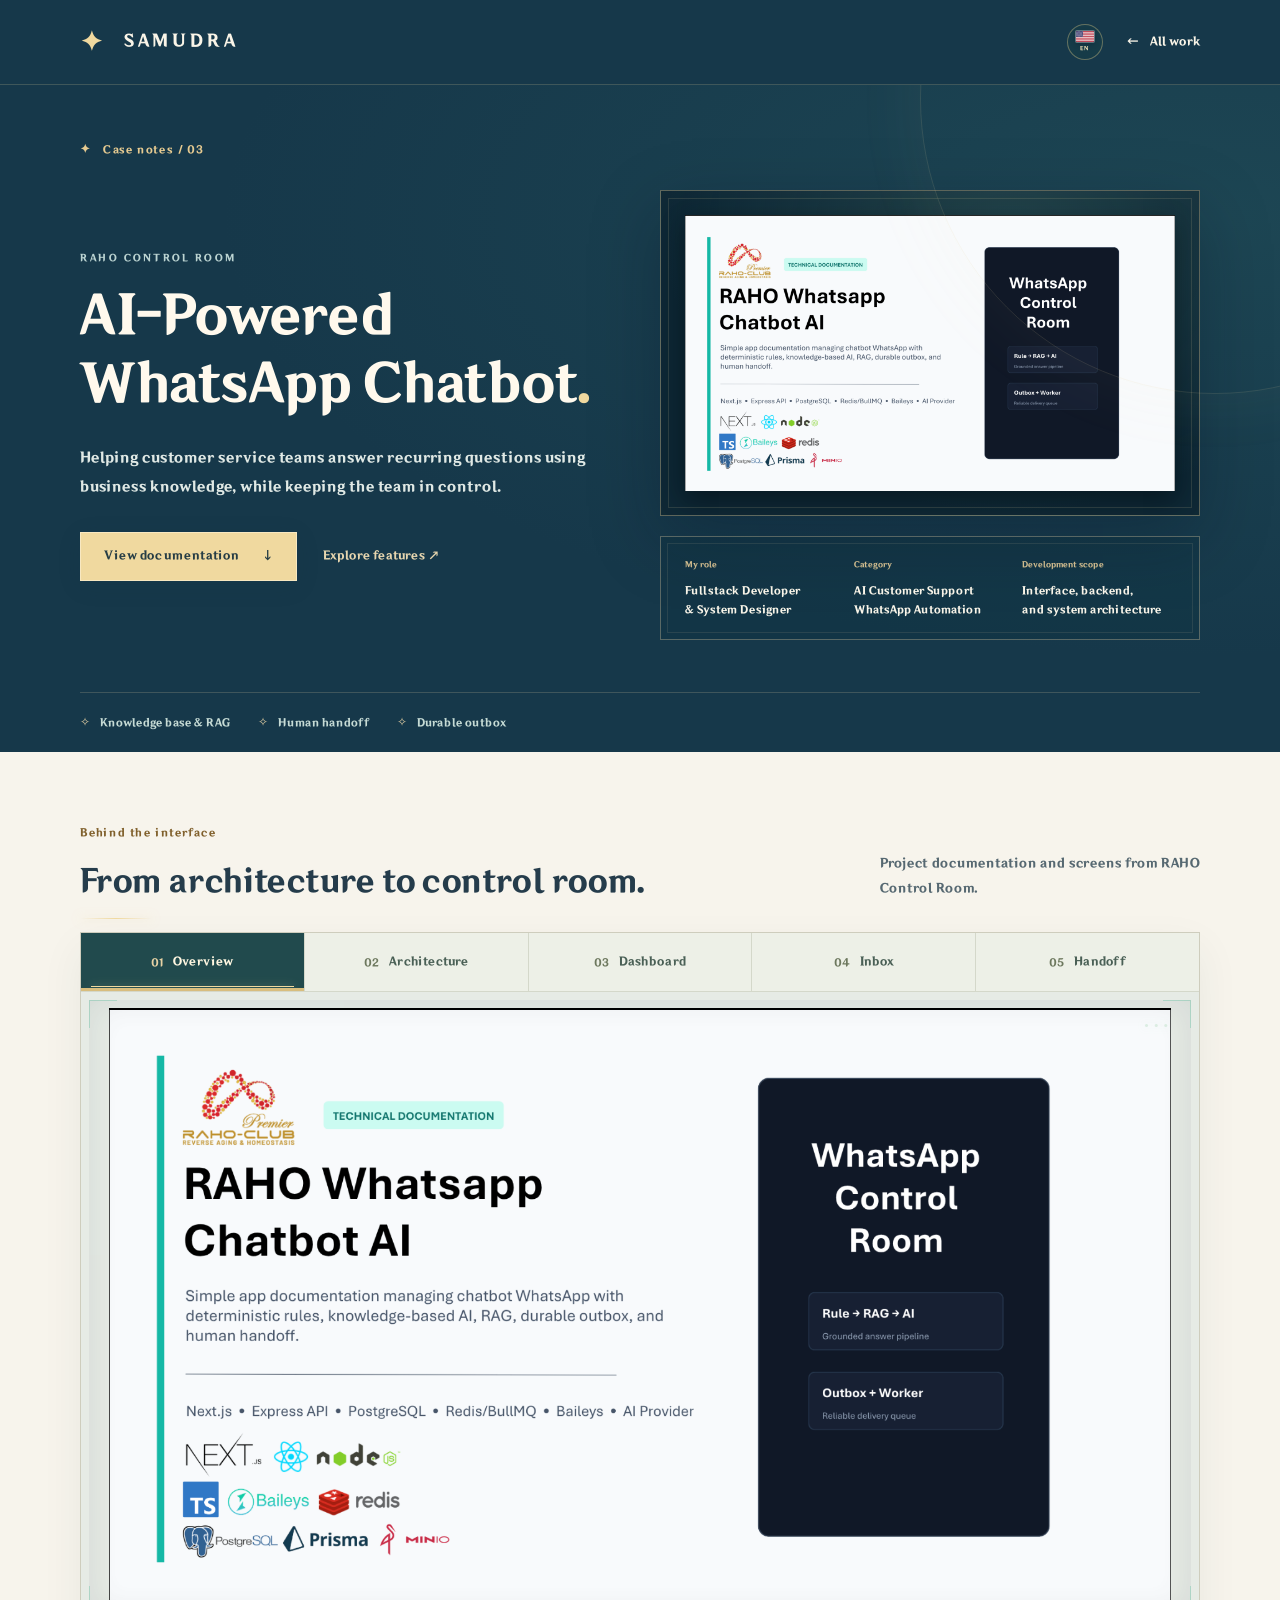
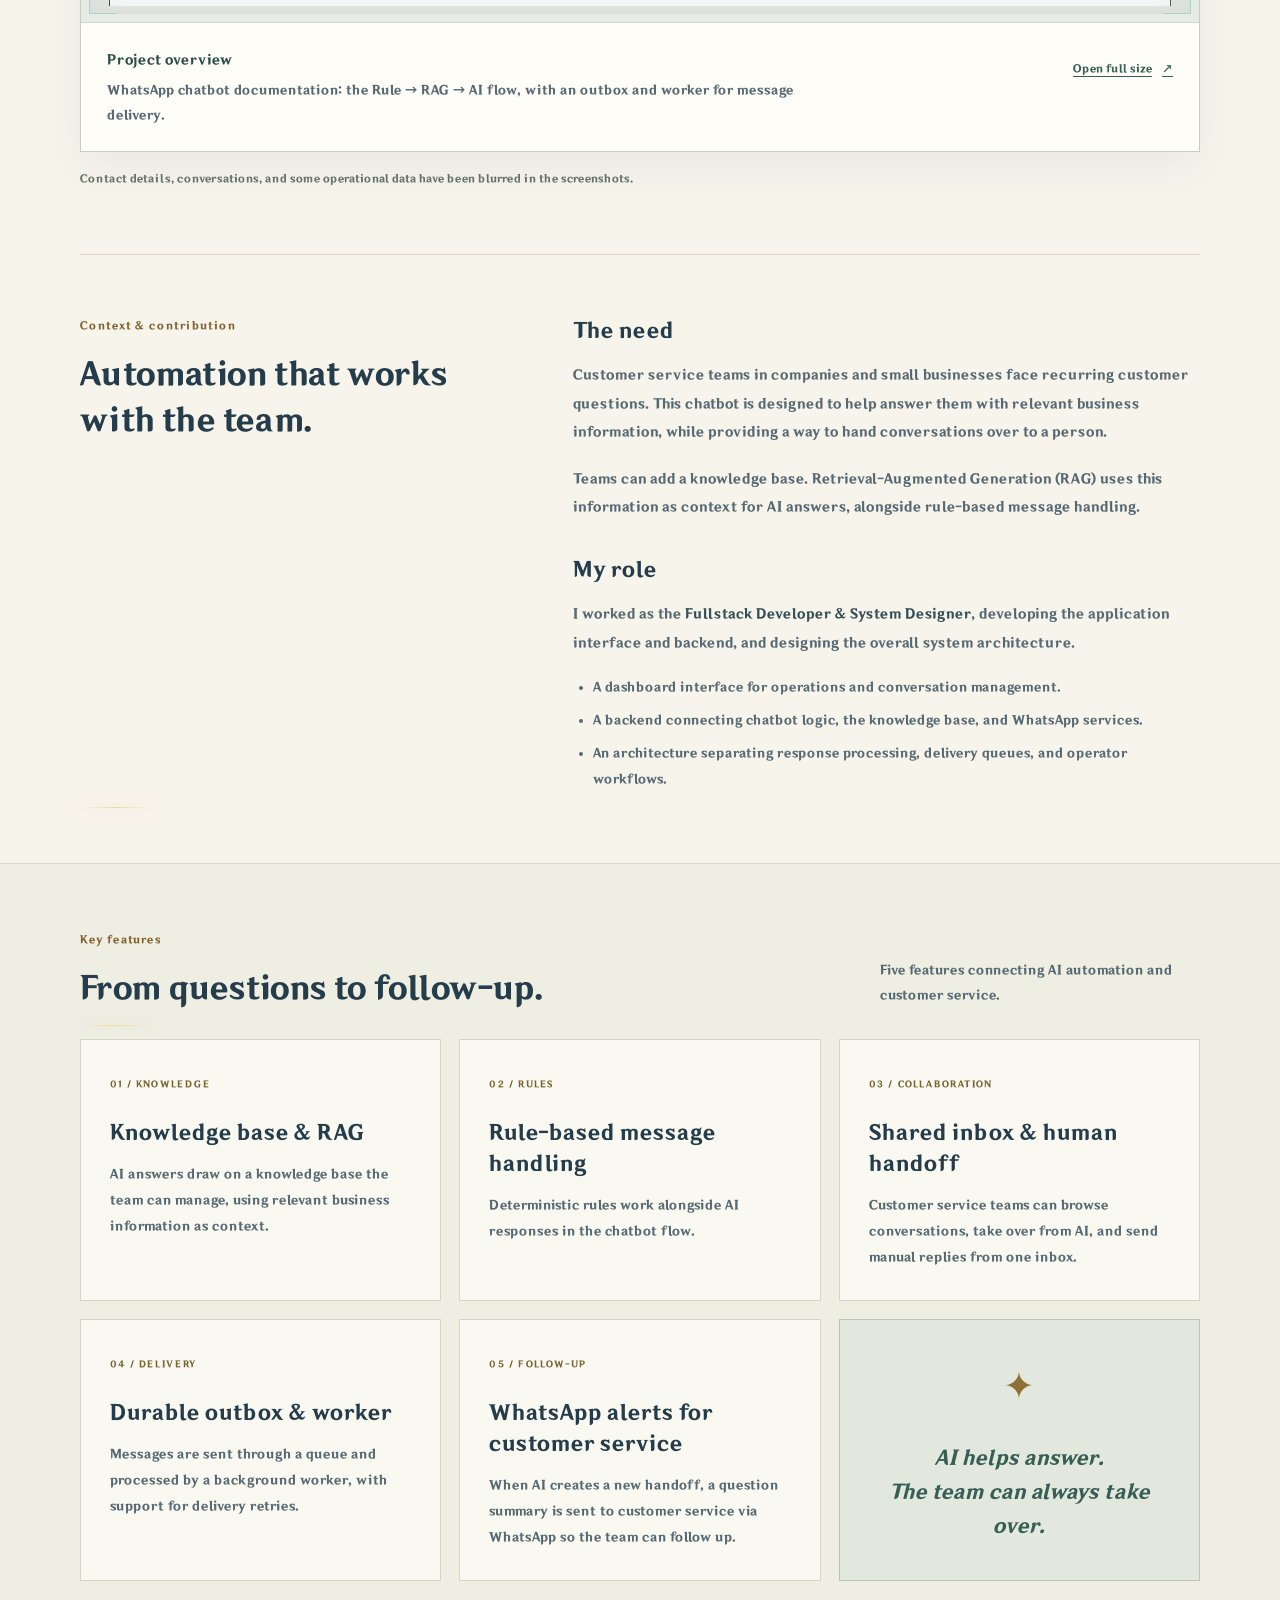
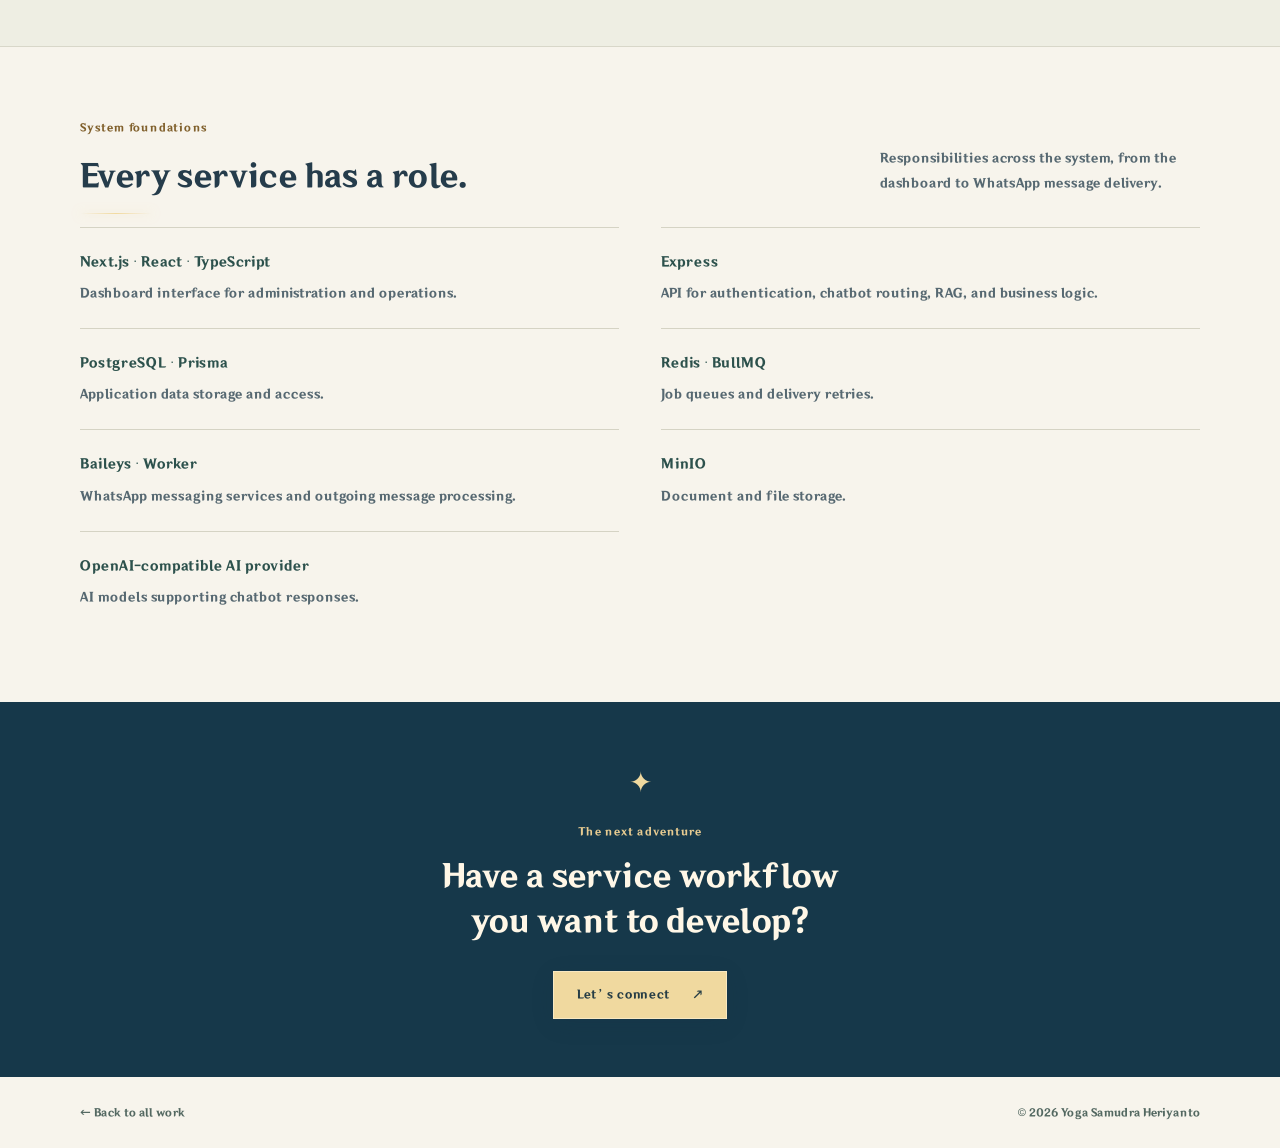
<file: chatbot.html>
<!doctype html>
<html lang="en">
<head>
  <meta charset="UTF-8">
  <meta name="viewport" content="width=device-width,initial-scale=1">
  <meta name="theme-color" content="#16384a">
  <meta name="description" content="AI-Powered WhatsApp Chatbot case study by Yoga Samudra Heriyanto: knowledge base, RAG, shared inbox, durable outbox, and human handoff for customer service teams.">
  <title>WhatsApp Chatbot AI — Samudra’s Work</title>
  <link rel="icon" href="data:image/svg+xml,%3Csvg xmlns='http://www.w3.org/2000/svg' viewBox='0 0 64 64'%3E%3Crect width='64' height='64' rx='14' fill='%2316384a'/%3E%3Cpath d='M32 5L39 25L59 32L39 39L32 59L25 39L5 32L25 25Z' fill='%23f0d99f'/%3E%3C/svg%3E">
  <link rel="stylesheet" href="assets/css/main.css?v=20261013-1">
  <link rel="stylesheet" href="assets/css/i18n.css?v=20261009-1">
  <script src="assets/js/i18n.js?v=20261009-1" defer></script>
  <link rel="stylesheet" href="assets/css/chatbot.css">
  <link rel="stylesheet" href="assets/css/motion.css?v=20261004-5">
  <link rel="stylesheet" href="assets/css/project-portal.css?v=20261015-1">
  <script src="assets/js/project-portal.js?v=20261004-1"></script>
  <script src="assets/js/chatbot.js?v=20261004-1" defer></script>
  <script src="assets/js/motion.js?v=20261014-1" defer></script>
</head>
<body class="case-page chatbot-page">
  <a class="skip-link" href="#studi-kasus">Skip to case study</a>
  <header class="case-header">
    <div class="case-container case-nav">
      <a class="case-brand" href="index.html" aria-label="Samudra, back to home"><span aria-hidden="true">✦</span> SAMUDRA</a>
      <a class="case-back" href="index.html#project-chat"><span aria-hidden="true">←</span> All work</a>
    </div>
  </header>
  <main id="studi-kasus">
    <section class="case-hero">
      <div class="case-container">
        <div class="case-eyebrow"><span aria-hidden="true">✦</span> Case notes / 03</div>
        <div class="case-hero-grid">
          <div>
            <p class="case-product">RAHO CONTROL ROOM</p>
            <h1>AI-Powered<br>WhatsApp Chatbot<span>.</span></h1>
            <p class="case-lead">Helping customer service teams answer recurring questions using business knowledge, while keeping the team in control.</p>
            <div class="case-hero-actions"><a class="btn btn-gold" href="#galeri">View documentation <span aria-hidden="true">↓</span></a><a class="case-text-link" href="#fitur">Explore features <span aria-hidden="true">↗</span></a></div>
          </div>
          <div class="case-visual">
            <figure class="case-cover" aria-label="Project preview"><img src="assets/chatbot/overview.png" alt="RAHO WhatsApp Chatbot AI overview showing its knowledge and message delivery flow" width="1708" height="962" fetchpriority="high"></figure>
          <aside class="case-summary" aria-label="Project information">
            <span class="case-summary-mark" aria-hidden="true">✦</span>
            <dl>
              <div><dt>My role</dt><dd>Fullstack Developer<br>&amp; System Designer</dd></div>
              <div><dt>Category</dt><dd>AI Customer Support<br>WhatsApp Automation</dd></div>
              <div><dt>Development scope</dt><dd>Interface, backend,<br>and system architecture</dd></div>
            </dl>
          </aside>
          </div>
        </div>
        <div class="case-hero-foot"><span>Knowledge base &amp; RAG</span><span>Human handoff</span><span>Durable outbox</span></div>
      </div>
    </section>

    <section class="case-container case-gallery-section" id="galeri" aria-labelledby="gallery-heading">
      <div class="case-section-heading"><div><p class="case-eyebrow">Behind the interface</p><h2 id="gallery-heading">From architecture to control room.</h2></div><p>Project documentation and screens from RAHO Control Room.</p></div>
      <div class="case-gallery">
        <div class="case-gallery-controls" role="group" aria-label="Choose project documentation" hidden>
          <button type="button" aria-pressed="true" data-image="overview" data-title="Project overview" data-caption="WhatsApp chatbot documentation: the Rule → RAG → AI flow, with an outbox and worker for message delivery." data-alt="RAHO WhatsApp Chatbot AI documentation showing the Rule, RAG, and AI flow, with an Outbox and Worker" data-width="1708" data-height="962"><span>01</span> Overview</button>
          <button type="button" aria-pressed="false" data-image="architecture" data-title="Architecture & technology" data-caption="The roles of the dashboard, Express API, database, queues, document storage, worker, and WhatsApp service." data-alt="Architecture diagram with Next.js, Express API, PostgreSQL, Redis and BullMQ, MinIO, a worker, and a WhatsApp service" data-width="1698" data-height="952"><span>02</span> Architecture</button>
          <button type="button" aria-pressed="false" data-image="dashboard" data-title="Operations dashboard" data-caption="Message queues, operator priorities, active handoffs, and service status in one control room." data-alt="RAHO Control Room dashboard showing messages, handoffs, and connected services; internal data is blurred" data-width="1714" data-height="858"><span>03</span> Dashboard</button>
          <button type="button" aria-pressed="false" data-image="inbox" data-title="Shared inbox" data-caption="Customer service teams can browse conversations, take over from AI, and send manual replies through a durable outbox." data-alt="RAHO inbox with a conversation list, admin mode, and manual replies; contacts and conversation content are blurred" data-width="1714" data-height="866"><span>04</span> Inbox</button>
          <button type="button" aria-pressed="false" data-image="handoff" data-title="Customer service handoff alerts" data-caption="Recipient settings for WhatsApp alerts when AI creates a new handoff for the customer service team to follow up." data-alt="WhatsApp handoff notification settings for customer service; recipient numbers and internal data are blurred" data-width="1712" data-height="746"><span>05</span> Handoff</button>
        </div>
        <figure class="case-gallery-figure">
          <div class="case-image-stage"><img id="gallery-image" src="assets/chatbot/overview.png" alt="RAHO WhatsApp Chatbot AI documentation showing the Rule, RAG, and AI flow, with an Outbox and Worker" width="1708" height="962" decoding="async"></div>
          <figcaption>
            <div class="case-caption-copy" aria-live="polite" aria-atomic="true"><strong id="gallery-title">Project overview</strong><p id="gallery-caption">WhatsApp chatbot documentation: the Rule → RAG → AI flow, with an outbox and worker for message delivery.</p></div>
            <a id="gallery-full" href="assets/chatbot/overview.png" target="_blank" rel="noopener noreferrer">Open full size <span aria-hidden="true">↗</span><span class="sr-only"> (new tab)</span></a>
          </figcaption>
        </figure>
      </div>
      <p class="case-image-note">Contact details, conversations, and some operational data have been blurred in the screenshots.</p>
      <noscript><p class="case-fallback">More documentation: <a href="assets/chatbot/architecture.png">Architecture</a> · <a href="assets/chatbot/dashboard.png">Dashboard</a> · <a href="assets/chatbot/inbox.png">Inbox</a> · <a href="assets/chatbot/handoff.png">Handoff</a>.</p></noscript>
    </section>

    <section class="case-container case-story" aria-labelledby="context-heading">
      <div class="case-story-title"><p class="case-eyebrow">Context & contribution</p><h2 id="context-heading">Automation that works<br>with the team.</h2></div>
      <div class="case-story-copy">
        <h3>The need</h3>
        <p>Customer service teams in companies and small businesses face recurring customer questions. This chatbot is designed to help answer them with relevant business information, while providing a way to hand conversations over to a person.</p>
        <p>Teams can add a knowledge base. Retrieval-Augmented Generation (RAG) uses this information as context for AI answers, alongside rule-based message handling.</p>
        <h3>My role</h3>
        <p>I worked as the <strong>Fullstack Developer &amp; System Designer</strong>, developing the application interface and backend, and designing the overall system architecture.</p>
        <ul class="case-role-list"><li>A dashboard interface for operations and conversation management.</li><li>A backend connecting chatbot logic, the knowledge base, and WhatsApp services.</li><li>An architecture separating response processing, delivery queues, and operator workflows.</li></ul>
      </div>
    </section>

    <section class="case-features-section" id="fitur" aria-labelledby="features-heading">
      <div class="case-container">
        <div class="case-section-heading"><div><p class="case-eyebrow">Key features</p><h2 id="features-heading">From questions to follow-up.</h2></div><p>Five features connecting AI automation and customer service.</p></div>
        <div class="case-features">
          <article><span class="case-feature-number">01 / KNOWLEDGE</span><h3>Knowledge base &amp; RAG</h3><p>AI answers draw on a knowledge base the team can manage, using relevant business information as context.</p></article>
          <article><span class="case-feature-number">02 / RULES</span><h3>Rule-based message handling</h3><p>Deterministic rules work alongside AI responses in the chatbot flow.</p></article>
          <article><span class="case-feature-number">03 / COLLABORATION</span><h3>Shared inbox &amp; human handoff</h3><p>Customer service teams can browse conversations, take over from AI, and send manual replies from one inbox.</p></article>
          <article><span class="case-feature-number">04 / DELIVERY</span><h3>Durable outbox &amp; worker</h3><p>Messages are sent through a queue and processed by a background worker, with support for delivery retries.</p></article>
          <article><span class="case-feature-number">05 / FOLLOW-UP</span><h3>WhatsApp alerts for customer service</h3><p>When AI creates a new handoff, a question summary is sent to customer service via WhatsApp so the team can follow up.</p></article>
          <div class="case-feature-note"><span aria-hidden="true">✦</span><p>AI helps answer.<br>The team can always take over.</p></div>
        </div>
      </div>
    </section>

    <section class="case-container case-stack-section" aria-labelledby="stack-heading">
      <div class="case-section-heading"><div><p class="case-eyebrow">System foundations</p><h2 id="stack-heading">Every service has a role.</h2></div><p>Responsibilities across the system, from the dashboard to WhatsApp message delivery.</p></div>
      <dl class="case-stack">
        <div><dt>Next.js · React · TypeScript</dt><dd>Dashboard interface for administration and operations.</dd></div>
        <div><dt>Express</dt><dd>API for authentication, chatbot routing, RAG, and business logic.</dd></div>
        <div><dt>PostgreSQL · Prisma</dt><dd>Application data storage and access.</dd></div>
        <div><dt>Redis · BullMQ</dt><dd>Job queues and delivery retries.</dd></div>
        <div><dt>Baileys · Worker</dt><dd>WhatsApp messaging services and outgoing message processing.</dd></div>
        <div><dt>MinIO</dt><dd>Document and file storage.</dd></div>
        <div><dt>OpenAI-compatible AI provider</dt><dd>AI models supporting chatbot responses.</dd></div>
      </dl>
    </section>

    <section class="case-closing">
      <div class="case-container"><span class="case-closing-star" aria-hidden="true">✦</span><p class="case-eyebrow">The next adventure</p><h2>Have a service workflow<br>you want to develop?</h2><a class="btn btn-gold" href="index.html#kontak">Let’s connect <span aria-hidden="true">↗</span></a></div>
    </section>
  </main>
  <footer class="case-container case-footer"><a href="index.html#karya">← Back to all work</a><p>© 2026 Yoga Samudra Heriyanto</p></footer>
</body>
</html>
</file>
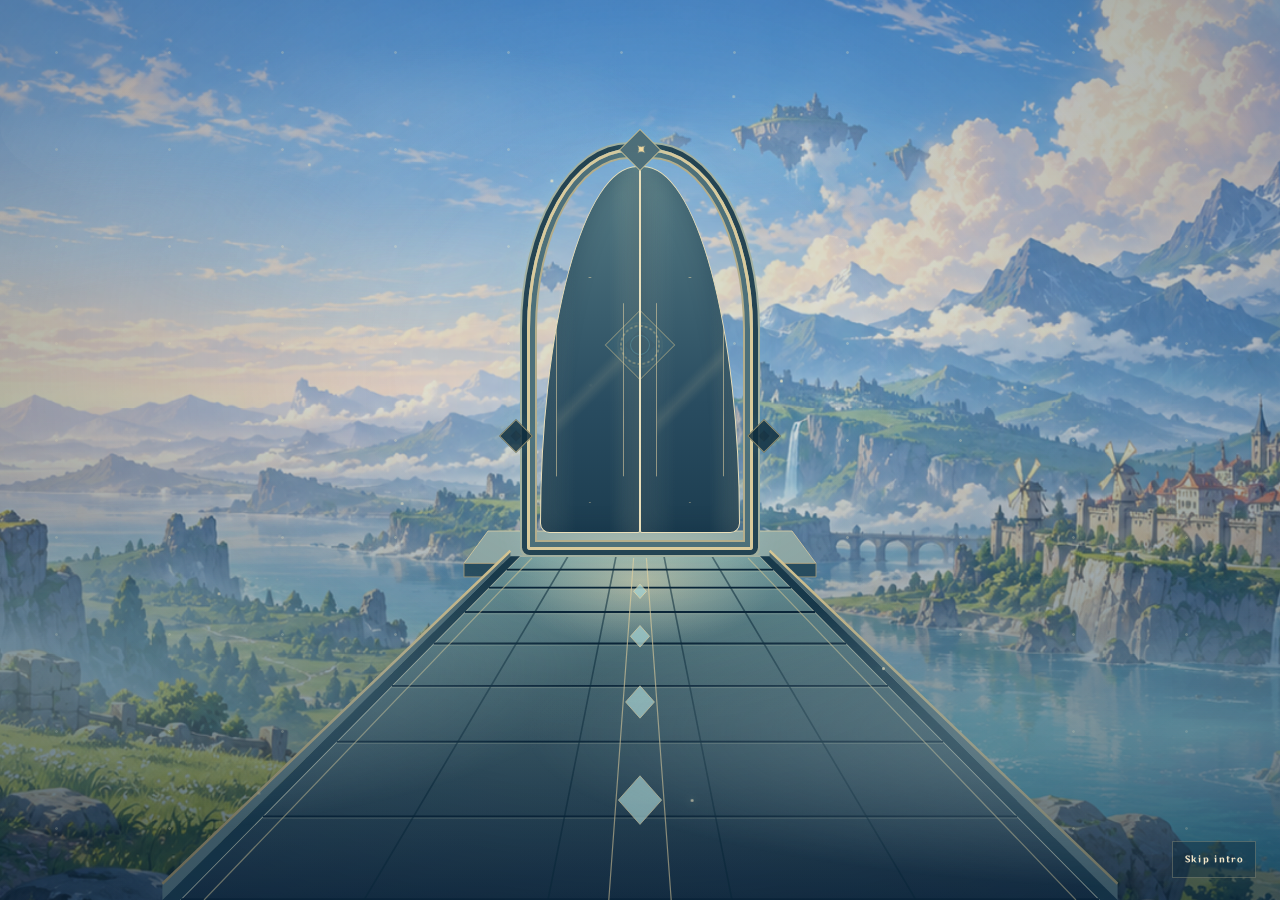
<file: contact.html>
<!doctype html>
<html lang="en">
<head>
  <meta charset="UTF-8">
  <meta name="viewport" content="width=device-width,initial-scale=1">
  <meta http-equiv="refresh" content="0;url=index.html#kontak">
  <link rel="canonical" href="https://samudrayoga.my.id/index.html#kontak">
  <title>Redirecting to Samudra’s portfolio</title>
</head>
<body><p>This page has been updated. <a href="index.html#kontak">Open Samudra’s portfolio</a>.</p></body>
</html>
</file>
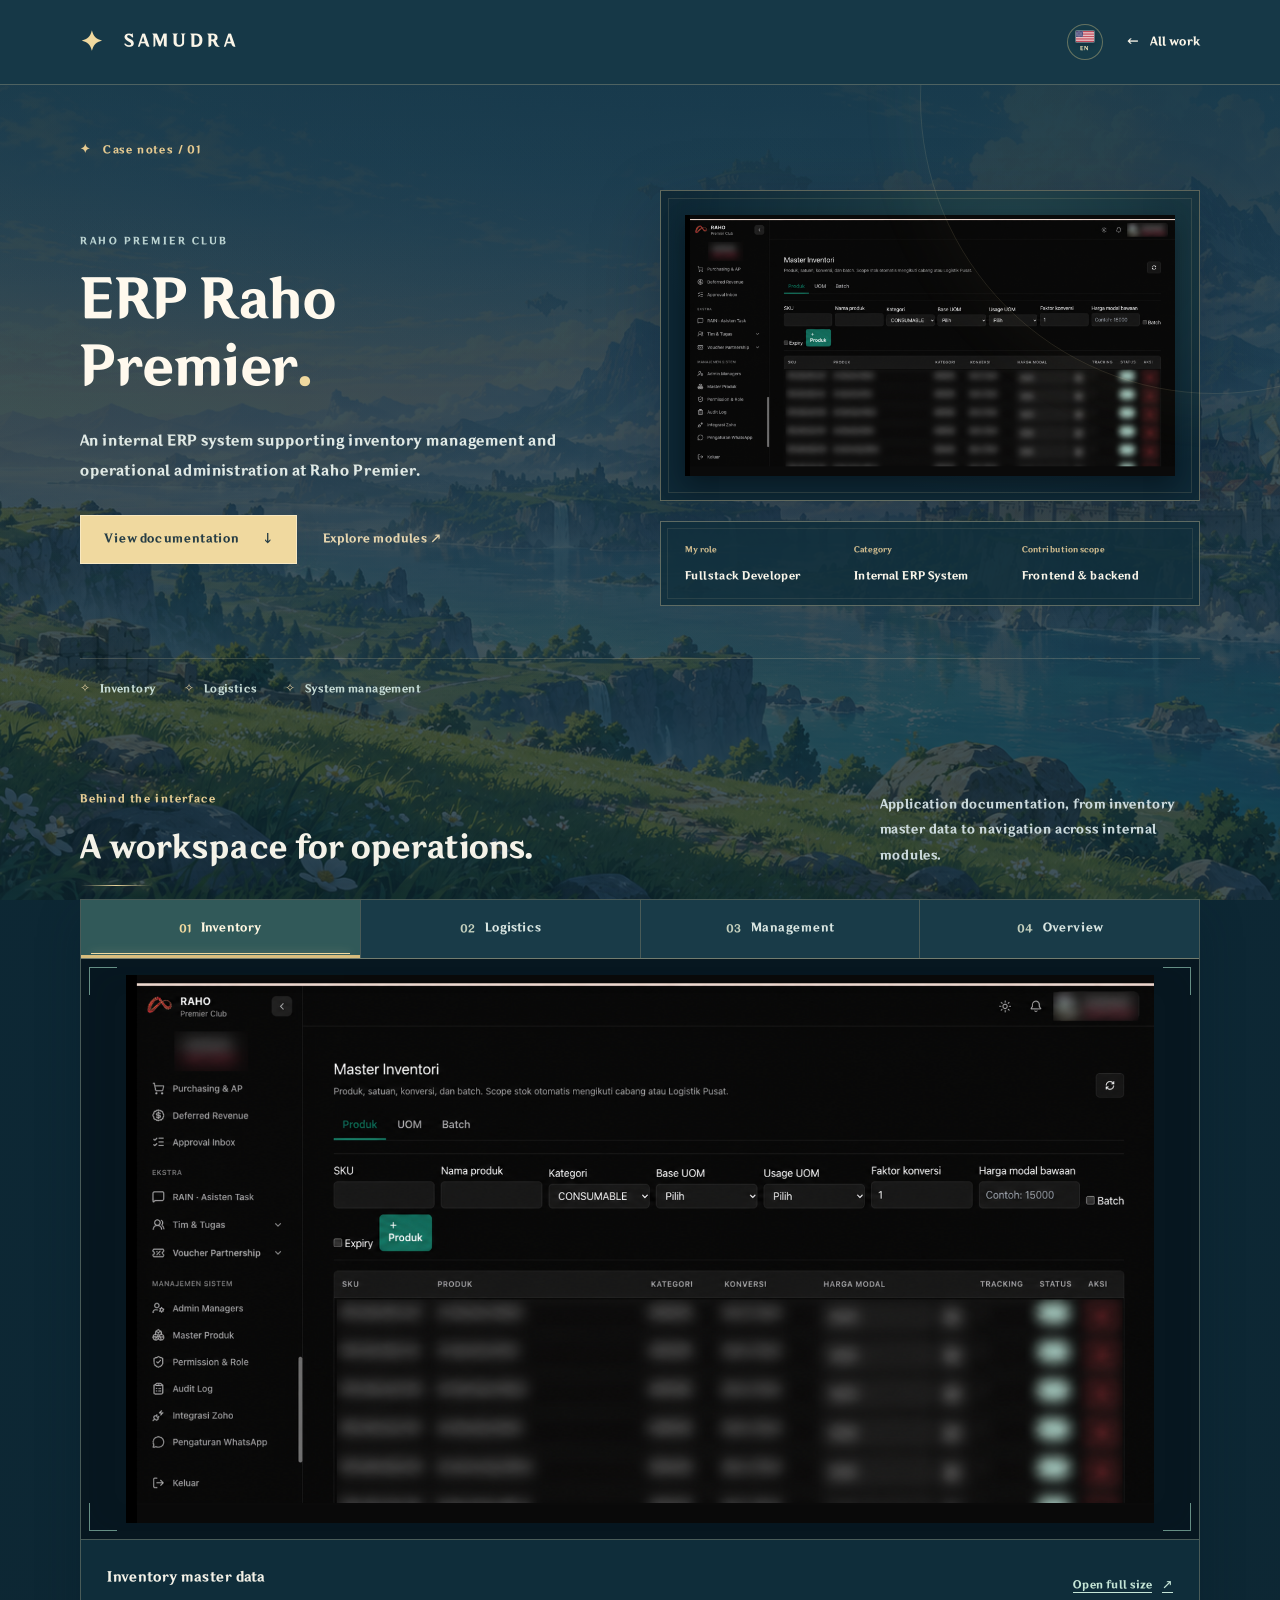
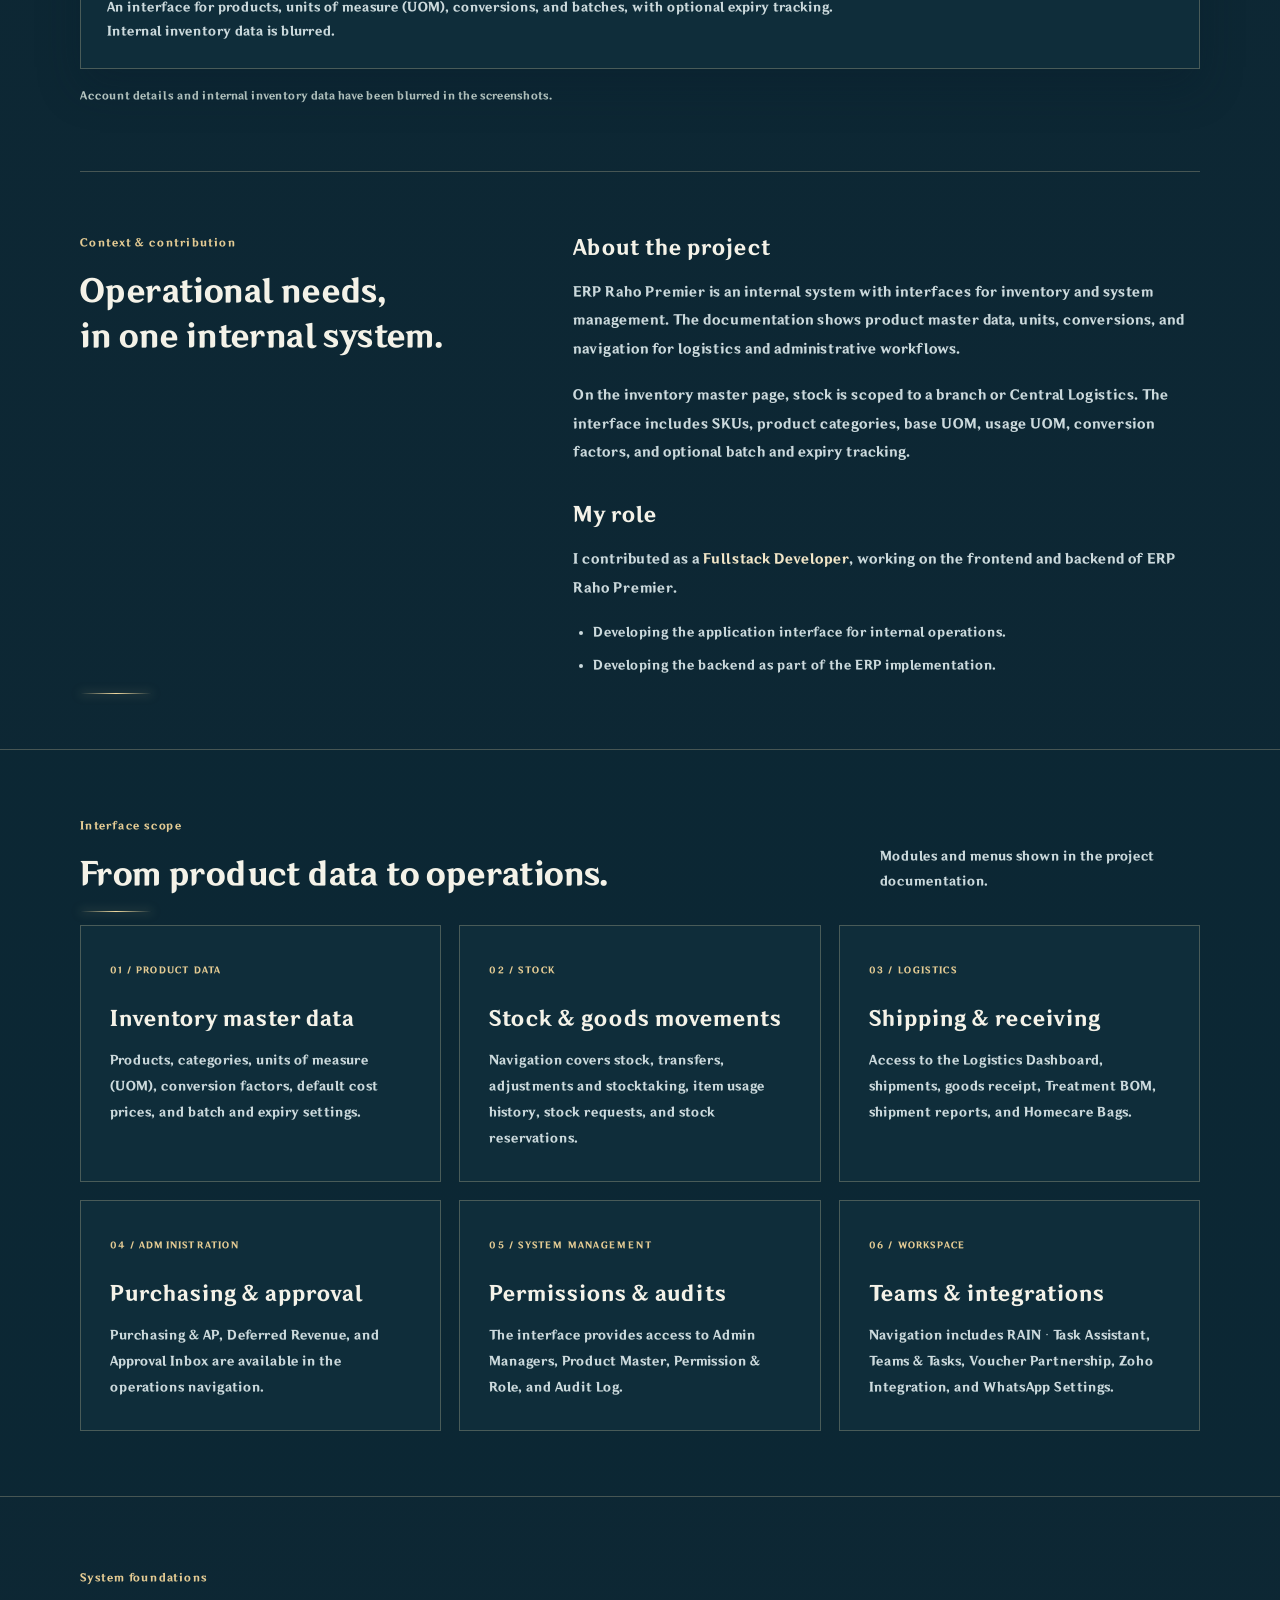
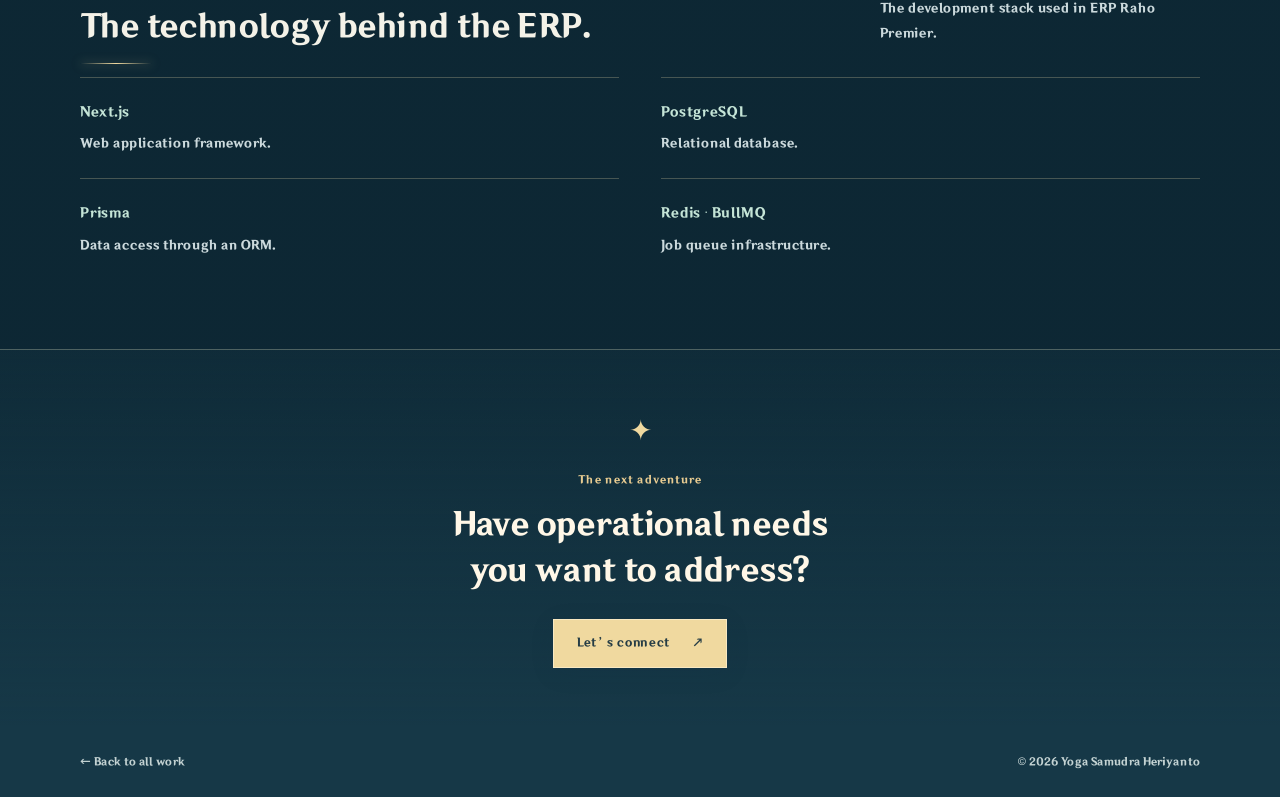
<file: erp.html>
<!doctype html>
<html lang="en">
<head>
  <meta charset="UTF-8">
  <meta name="viewport" content="width=device-width,initial-scale=1">
  <meta name="theme-color" content="#163847">
  <meta name="description" content="ERP Raho Premier: an internal ERP system with interfaces for inventory, logistics, and system management. Yoga Samudra Heriyanto’s contribution as a Fullstack Developer.">
  <title>ERP Raho Premier — Samudra’s Work</title>
  <link rel="icon" href="data:image/svg+xml,%3Csvg xmlns='http://www.w3.org/2000/svg' viewBox='0 0 64 64'%3E%3Crect width='64' height='64' rx='14' fill='%2316384a'/%3E%3Cpath d='M32 5L39 25L59 32L39 39L32 59L25 39L5 32L25 25Z' fill='%23f0d99f'/%3E%3C/svg%3E">
  <link rel="stylesheet" href="assets/css/main.css?v=20261013-1">
  <link rel="stylesheet" href="assets/css/i18n.css?v=20261009-1">
  <script src="assets/js/i18n.js?v=20261009-1" defer></script>
  <link rel="stylesheet" href="assets/css/chatbot.css">
  <link rel="stylesheet" href="assets/css/erp.css">
  <link rel="stylesheet" href="assets/css/motion.css?v=20261004-5">
  <link rel="stylesheet" href="assets/css/project-portal.css?v=20261015-1">
  <script src="assets/js/project-portal.js?v=20261004-1"></script>
  <script src="assets/js/chatbot.js?v=20261004-1" defer></script>
  <script src="assets/js/motion.js?v=20261014-1" defer></script>
</head>
<body class="case-page erp-page">
  <a class="skip-link" href="#studi-kasus">Skip to case study</a>
  <header class="case-header">
    <div class="case-container case-nav">
      <a class="case-brand" href="index.html" aria-label="Samudra, back to home"><span aria-hidden="true">✦</span> SAMUDRA</a>
      <a class="case-back" href="index.html#project-erp"><span aria-hidden="true">←</span> All work</a>
    </div>
  </header>
  <main id="studi-kasus">
    <section class="case-hero">
      <div class="case-container">
        <div class="case-eyebrow"><span aria-hidden="true">✦</span> Case notes / 01</div>
        <div class="case-hero-grid">
          <div>
            <p class="case-product">RAHO PREMIER CLUB</p>
            <h1>ERP Raho<br>Premier<span>.</span></h1>
            <p class="case-lead">An internal ERP system supporting inventory management and operational administration at Raho Premier.</p>
            <div class="case-hero-actions"><a class="btn btn-gold" href="#galeri">View documentation <span aria-hidden="true">↓</span></a><a class="case-text-link" href="#fitur">Explore modules <span aria-hidden="true">↗</span></a></div>
          </div>
          <div class="case-visual">
            <figure class="case-cover" aria-label="Project preview"><img src="assets/erp/inventory.png" alt="ERP Raho Premier inventory workspace; internal account and inventory data are blurred" width="1728" height="922" fetchpriority="high"></figure>
          <aside class="case-summary" aria-label="Project information">
            <span class="case-summary-mark" aria-hidden="true">✦</span>
            <dl>
              <div><dt>My role</dt><dd>Fullstack Developer</dd></div>
              <div><dt>Category</dt><dd>Internal ERP System</dd></div>
              <div><dt>Contribution scope</dt><dd>Frontend &amp; backend</dd></div>
            </dl>
          </aside>
          </div>
        </div>
        <div class="case-hero-foot"><span>Inventory</span><span>Logistics</span><span>System management</span></div>
      </div>
    </section>

    <section class="case-container case-gallery-section" id="galeri" aria-labelledby="gallery-heading">
      <div class="case-section-heading"><div><p class="case-eyebrow">Behind the interface</p><h2 id="gallery-heading">A workspace for operations.</h2></div><p>Application documentation, from inventory master data to navigation across internal modules.</p></div>
      <div class="case-gallery">
        <div class="case-gallery-controls" role="group" aria-label="Choose ERP documentation" data-gallery-base="assets/erp" hidden>
          <button type="button" aria-pressed="true" data-image="inventory" data-title="Inventory master data" data-caption="An interface for products, units of measure (UOM), conversions, and batches, with optional expiry tracking. Internal inventory data is blurred." data-alt="ERP Raho Premier inventory master page with Product, UOM, and Batch tabs, and a blurred inventory table" data-width="1728" data-height="922"><span>01</span> Inventory</button>
          <button type="button" aria-pressed="false" data-image="logistics" data-title="Inventory &amp; logistics navigation" data-caption="Menus for stock, transfers, adjustments and stocktaking, stock requests and reservations, shipments, goods receipt, Treatment BOM, and shipment reports." data-alt="ERP Raho Premier inventory menu with Logistics Dashboard, Stock, Stock Transfers, Shipments, and Goods Receipt" data-width="638" data-height="1004"><span>02</span> Logistics</button>
          <button type="button" aria-pressed="false" data-image="management" data-title="System management navigation" data-caption="Access to purchasing, approvals, teams and tasks, permissions, audit logs, and Zoho and WhatsApp integration menus." data-alt="Purchasing, administration, permissions and roles, audit logs, Zoho integration, and WhatsApp settings in ERP Raho Premier" data-width="422" data-height="986"><span>03</span> Management</button>
          <button type="button" aria-pressed="false" data-image="overview" data-title="Project overview &amp; sign-in page" data-caption="ERP Raho Premier documentation showing the sign-in page, the Fullstack Developer role, and the technologies used." data-alt="ERP Raho Premier project documentation showing the sign-in page, role, and technologies" data-width="2852" data-height="1398"><span>04</span> Overview</button>
        </div>
        <figure class="case-gallery-figure">
          <div class="case-image-stage"><img id="gallery-image" src="assets/erp/inventory.png" alt="ERP Raho Premier inventory master page with Product, UOM, and Batch tabs, and a blurred inventory table" width="1728" height="922" decoding="async"></div>
          <figcaption>
            <div class="case-caption-copy" aria-live="polite" aria-atomic="true"><strong id="gallery-title">Inventory master data</strong><p id="gallery-caption">An interface for products, units of measure (UOM), conversions, and batches, with optional expiry tracking. Internal inventory data is blurred.</p></div>
            <a id="gallery-full" href="assets/erp/inventory.png" target="_blank" rel="noopener noreferrer">Open full size <span aria-hidden="true">↗</span><span class="sr-only"> (new tab)</span></a>
          </figcaption>
        </figure>
      </div>
      <p class="case-image-note">Account details and internal inventory data have been blurred in the screenshots.</p>
      <noscript><p class="case-fallback">More documentation: <a href="assets/erp/logistics.png">Logistics</a> · <a href="assets/erp/management.png">System management</a> · <a href="assets/erp/overview.png">Project overview</a>.</p></noscript>
    </section>

    <section class="case-container case-story" aria-labelledby="context-heading">
      <div class="case-story-title"><p class="case-eyebrow">Context &amp; contribution</p><h2 id="context-heading">Operational needs,<br>in one internal system.</h2></div>
      <div class="case-story-copy">
        <h3>About the project</h3>
        <p>ERP Raho Premier is an internal system with interfaces for inventory and system management. The documentation shows product master data, units, conversions, and navigation for logistics and administrative workflows.</p>
        <p>On the inventory master page, stock is scoped to a branch or Central Logistics. The interface includes SKUs, product categories, base UOM, usage UOM, conversion factors, and optional batch and expiry tracking.</p>
        <h3>My role</h3>
        <p>I contributed as a <strong>Fullstack Developer</strong>, working on the frontend and backend of ERP Raho Premier.</p>
        <ul class="case-role-list"><li>Developing the application interface for internal operations.</li><li>Developing the backend as part of the ERP implementation.</li></ul>
      </div>
    </section>

    <section class="case-features-section" id="fitur" aria-labelledby="features-heading">
      <div class="case-container">
        <div class="case-section-heading"><div><p class="case-eyebrow">Interface scope</p><h2 id="features-heading">From product data to operations.</h2></div><p>Modules and menus shown in the project documentation.</p></div>
        <div class="case-features">
          <article><span class="case-feature-number">01 / PRODUCT DATA</span><h3>Inventory master data</h3><p>Products, categories, units of measure (UOM), conversion factors, default cost prices, and batch and expiry settings.</p></article>
          <article><span class="case-feature-number">02 / STOCK</span><h3>Stock &amp; goods movements</h3><p>Navigation covers stock, transfers, adjustments and stocktaking, item usage history, stock requests, and stock reservations.</p></article>
          <article><span class="case-feature-number">03 / LOGISTICS</span><h3>Shipping &amp; receiving</h3><p>Access to the Logistics Dashboard, shipments, goods receipt, Treatment BOM, shipment reports, and Homecare Bags.</p></article>
          <article><span class="case-feature-number">04 / ADMINISTRATION</span><h3>Purchasing &amp; approval</h3><p>Purchasing &amp; AP, Deferred Revenue, and Approval Inbox are available in the operations navigation.</p></article>
          <article><span class="case-feature-number">05 / SYSTEM MANAGEMENT</span><h3>Permissions &amp; audits</h3><p>The interface provides access to Admin Managers, Product Master, Permission &amp; Role, and Audit Log.</p></article>
          <article><span class="case-feature-number">06 / WORKSPACE</span><h3>Teams &amp; integrations</h3><p>Navigation includes RAIN · Task Assistant, Teams &amp; Tasks, Voucher Partnership, Zoho Integration, and WhatsApp Settings.</p></article>
        </div>
      </div>
    </section>

    <section class="case-container case-stack-section" aria-labelledby="stack-heading">
      <div class="case-section-heading"><div><p class="case-eyebrow">System foundations</p><h2 id="stack-heading">The technology behind the ERP.</h2></div><p>The development stack used in ERP Raho Premier.</p></div>
      <dl class="case-stack">
        <div><dt>Next.js</dt><dd>Web application framework.</dd></div>
        <div><dt>PostgreSQL</dt><dd>Relational database.</dd></div>
        <div><dt>Prisma</dt><dd>Data access through an ORM.</dd></div>
        <div><dt>Redis · BullMQ</dt><dd>Job queue infrastructure.</dd></div>
      </dl>
    </section>

    <section class="case-closing">
      <div class="case-container"><span class="case-closing-star" aria-hidden="true">✦</span><p class="case-eyebrow">The next adventure</p><h2>Have operational needs<br>you want to address?</h2><a class="btn btn-gold" href="index.html#kontak">Let’s connect <span aria-hidden="true">↗</span></a></div>
    </section>
  </main>
  <footer class="case-container case-footer"><a href="index.html#karya">← Back to all work</a><p>© 2026 Yoga Samudra Heriyanto</p></footer>
</body>
</html>
</file>
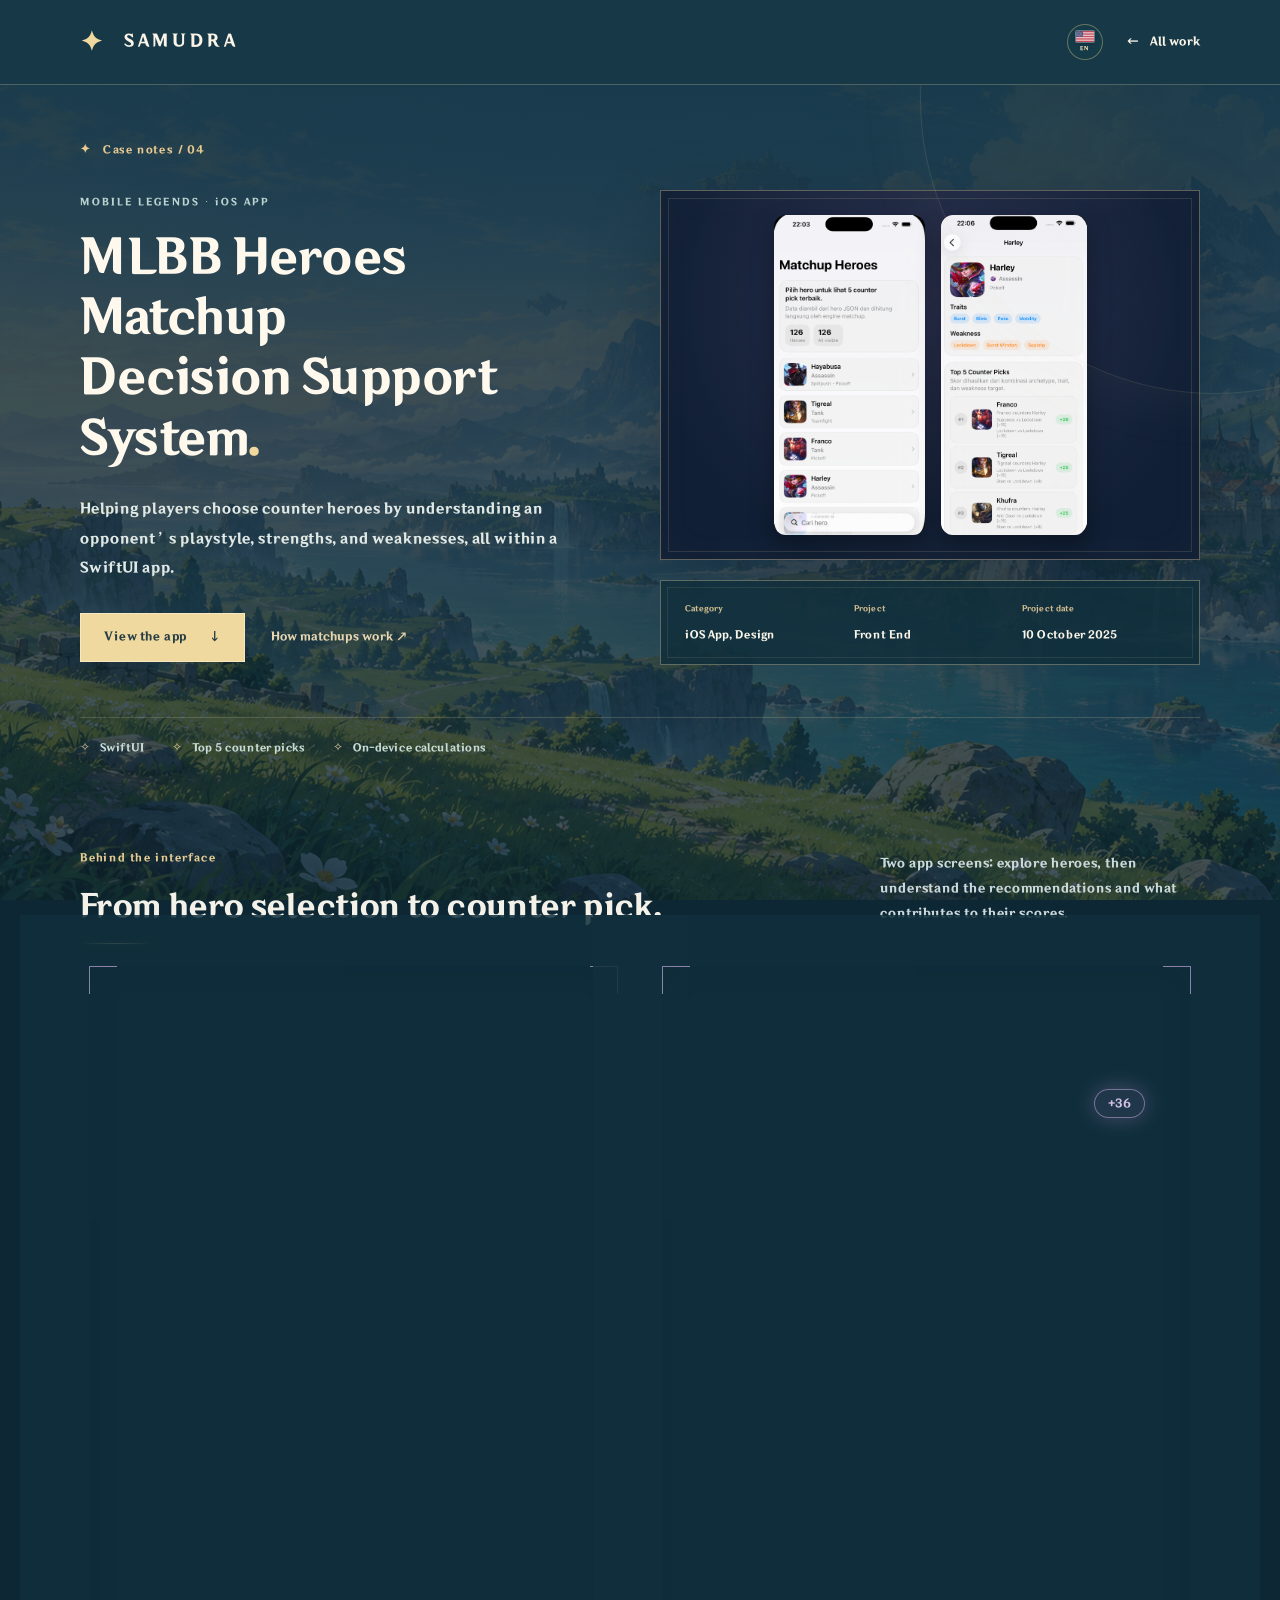
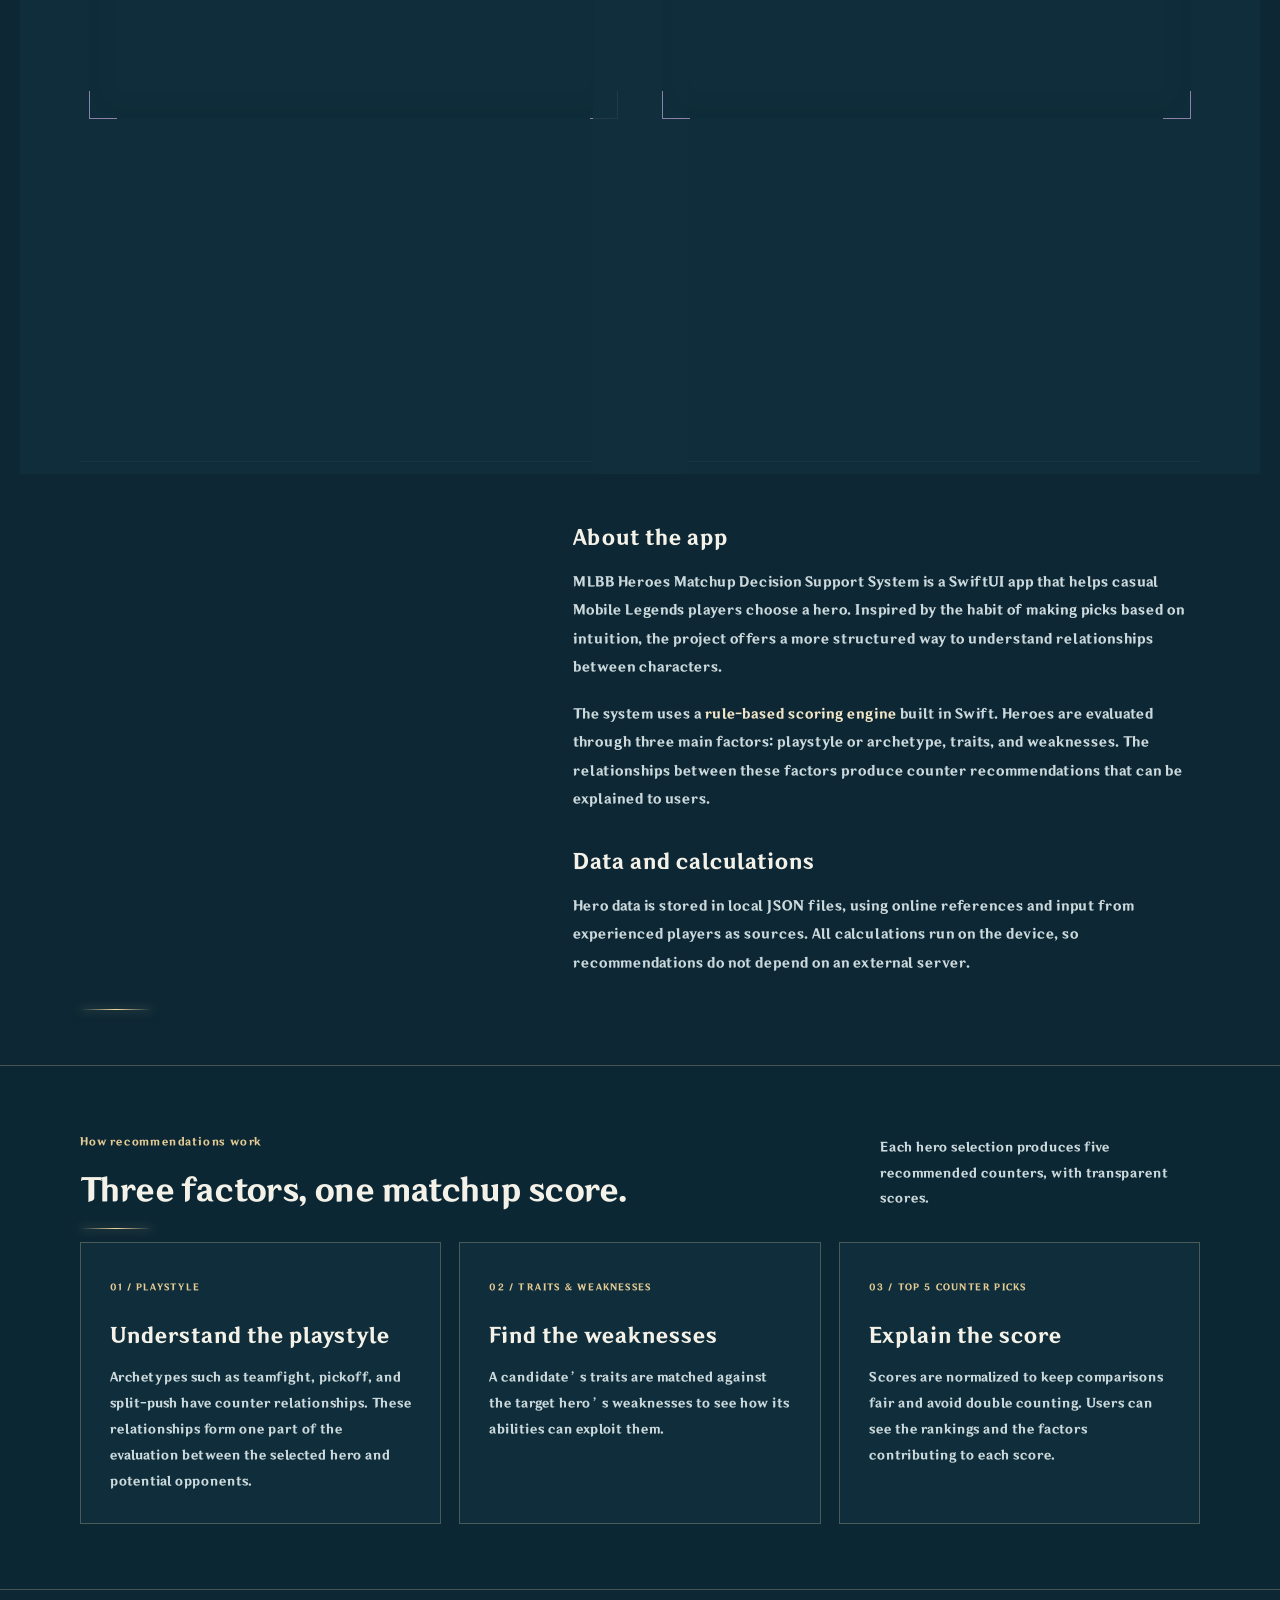
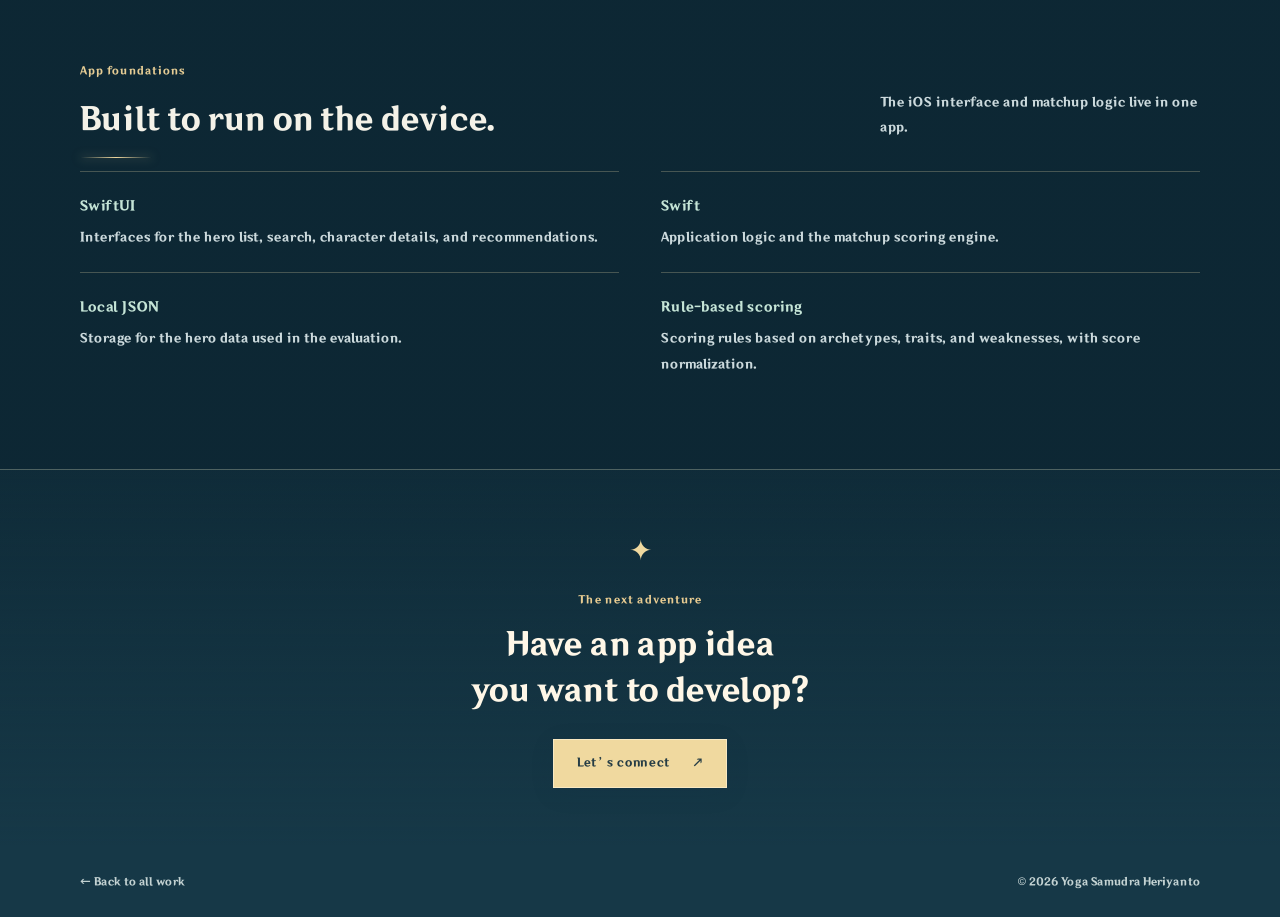
<file: mlbb.html>
<!doctype html>
<html lang="en">
<head>
  <meta charset="UTF-8">
  <meta name="viewport" content="width=device-width,initial-scale=1">
  <meta name="theme-color" content="#163847">
  <meta name="description" content="MLBB Heroes Matchup Decision Support System: a SwiftUI app that helps players choose Mobile Legends counter heroes through transparent matchup calculations.">
  <title>MLBB Heroes Matchup — Samudra’s Work</title>
  <link rel="icon" href="data:image/svg+xml,%3Csvg xmlns='http://www.w3.org/2000/svg' viewBox='0 0 64 64'%3E%3Crect width='64' height='64' rx='14' fill='%2316384a'/%3E%3Cpath d='M32 5L39 25L59 32L39 39L32 59L25 39L5 32L25 25Z' fill='%23f0d99f'/%3E%3C/svg%3E">
  <link rel="stylesheet" href="assets/css/main.css?v=20261013-1">
  <link rel="stylesheet" href="assets/css/i18n.css?v=20261009-1">
  <script src="assets/js/i18n.js?v=20261009-1" defer></script>
  <link rel="stylesheet" href="assets/css/chatbot.css">
  <link rel="stylesheet" href="assets/css/mlbb.css">
  <link rel="stylesheet" href="assets/css/motion.css?v=20261004-5">
  <link rel="stylesheet" href="assets/css/project-portal.css?v=20261015-1">
  <script src="assets/js/project-portal.js?v=20261004-1"></script>
  <script src="assets/js/motion.js?v=20261014-1" defer></script>
</head>
<body class="case-page mlbb-page">
  <a class="skip-link" href="#studi-kasus">Skip to case study</a>
  <header class="case-header">
    <div class="case-container case-nav">
      <a class="case-brand" href="index.html" aria-label="Samudra, back to home"><span aria-hidden="true">✦</span> SAMUDRA</a>
      <a class="case-back" href="index.html#project-mlbb"><span aria-hidden="true">←</span> All work</a>
    </div>
  </header>
  <main id="studi-kasus">
    <section class="case-hero">
      <div class="case-container">
        <div class="case-eyebrow"><span aria-hidden="true">✦</span> Case notes / 04</div>
        <div class="case-hero-grid">
          <div>
            <p class="case-product">MOBILE LEGENDS · iOS APP</p>
            <h1>MLBB Heroes Matchup<br>Decision Support System<span>.</span></h1>
            <p class="case-lead">Helping players choose counter heroes by understanding an opponent’s playstyle, strengths, and weaknesses, all within a SwiftUI app.</p>
            <div class="case-hero-actions"><a class="btn btn-gold" href="#galeri">View the app <span aria-hidden="true">↓</span></a><a class="case-text-link" href="#mekanisme">How matchups work <span aria-hidden="true">↗</span></a></div>
          </div>
          <div class="case-visual">
            <figure class="case-cover case-cover-phones" aria-label="Project preview"><img src="assets/mlbb/heroes.png" alt="MLBB Heroes Matchup hero list" width="800" height="1694" fetchpriority="high"><img src="assets/mlbb/counter-picks.png" alt="MLBB matchup recommendations with contributing scores" width="778" height="1704"></figure>
          <aside class="case-summary" aria-label="Project information">
            <span class="case-summary-mark" aria-hidden="true">✦</span>
            <dl>
              <div><dt>Category</dt><dd>iOS App, Design</dd></div>
              <div><dt>Project</dt><dd>Front End</dd></div>
              <div><dt>Project date</dt><dd><time datetime="2025-10-10">10 October 2025</time></dd></div>
            </dl>
          </aside>
          </div>
        </div>
        <div class="case-hero-foot"><span>SwiftUI</span><span>Top 5 counter picks</span><span>On-device calculations</span></div>
      </div>
    </section>

    <section class="case-container case-gallery-section" id="galeri" aria-labelledby="gallery-heading">
      <div class="case-section-heading"><div><p class="case-eyebrow">Behind the interface</p><h2 id="gallery-heading">From hero selection to counter pick.</h2></div><p>Two app screens: explore heroes, then understand the recommendations and what contributes to their scores.</p></div>
      <div class="mlbb-gallery">
        <figure class="mlbb-screen">
          <div class="mlbb-screen-stage"><img src="assets/mlbb/heroes.png" alt="Matchup Heroes page with 126 heroes, a list showing Hayabusa, Tigreal, Franco, and Harley, and a hero search field" width="800" height="1694" decoding="async"></div>
          <figcaption>
            <span class="mlbb-screen-number">01 / HERO LIST</span>
            <h3>Start with the opponent’s hero.</h3>
            <p>The list shows 126 heroes with their roles and playstyles. A search field helps users find the hero they want to analyze.</p>
            <a href="assets/mlbb/heroes.png" target="_blank" rel="noopener noreferrer">Open full size <span aria-hidden="true">↗</span><span class="sr-only">: hero list (new tab)</span></a>
          </figcaption>
        </figure>
        <figure class="mlbb-screen">
          <div class="mlbb-screen-stage"><img src="assets/mlbb/counter-picks.png" alt="Harley details with Burst, Blink, Poke, and Mobility traits and Lockdown, Burst Window, and Squishy weaknesses; visible counter picks are Franco +36, Tigreal +25, and Khufra +25" width="778" height="1704" decoding="async"></div>
          <figcaption>
            <span class="mlbb-screen-number">02 / MATCHUP RESULTS</span>
            <h3>Recommendations with reasons.</h3>
            <p>Hero details show traits, weaknesses, and a list of counters with scores and contributing factors. In the Harley example, Franco ranks first with a score of +36.</p>
            <a href="assets/mlbb/counter-picks.png" target="_blank" rel="noopener noreferrer">Open full size <span aria-hidden="true">↗</span><span class="sr-only">: Harley matchup results (new tab)</span></a>
          </figcaption>
        </figure>
      </div>
    </section>

    <section class="case-container case-story" aria-labelledby="context-heading">
      <div class="case-story-title"><p class="case-eyebrow">Project context</p><h2 id="context-heading">Understand the matchup.<br>Make an informed pick.</h2></div>
      <div class="case-story-copy">
        <h3>About the app</h3>
        <p>MLBB Heroes Matchup Decision Support System is a SwiftUI app that helps casual Mobile Legends players choose a hero. Inspired by the habit of making picks based on intuition, the project offers a more structured way to understand relationships between characters.</p>
        <p>The system uses a <strong>rule-based scoring engine</strong> built in Swift. Heroes are evaluated through three main factors: playstyle or archetype, traits, and weaknesses. The relationships between these factors produce counter recommendations that can be explained to users.</p>
        <h3>Data and calculations</h3>
        <p>Hero data is stored in local JSON files, using online references and input from experienced players as sources. All calculations run on the device, so recommendations do not depend on an external server.</p>
      </div>
    </section>

    <section class="case-features-section" id="mekanisme" aria-labelledby="mechanism-heading">
      <div class="case-container">
        <div class="case-section-heading"><div><p class="case-eyebrow">How recommendations work</p><h2 id="mechanism-heading">Three factors, one matchup score.</h2></div><p>Each hero selection produces five recommended counters, with transparent scores.</p></div>
        <div class="case-features">
          <article><span class="case-feature-number">01 / PLAYSTYLE</span><h3>Understand the playstyle</h3><p>Archetypes such as teamfight, pickoff, and split-push have counter relationships. These relationships form one part of the evaluation between the selected hero and potential opponents.</p></article>
          <article><span class="case-feature-number">02 / TRAITS &amp; WEAKNESSES</span><h3>Find the weaknesses</h3><p>A candidate’s traits are matched against the target hero’s weaknesses to see how its abilities can exploit them.</p></article>
          <article><span class="case-feature-number">03 / TOP 5 COUNTER PICKS</span><h3>Explain the score</h3><p>Scores are normalized to keep comparisons fair and avoid double counting. Users can see the rankings and the factors contributing to each score.</p></article>
        </div>
      </div>
    </section>

    <section class="case-container case-stack-section" aria-labelledby="stack-heading">
      <div class="case-section-heading"><div><p class="case-eyebrow">App foundations</p><h2 id="stack-heading">Built to run on the device.</h2></div><p>The iOS interface and matchup logic live in one app.</p></div>
      <dl class="case-stack">
        <div><dt>SwiftUI</dt><dd>Interfaces for the hero list, search, character details, and recommendations.</dd></div>
        <div><dt>Swift</dt><dd>Application logic and the matchup scoring engine.</dd></div>
        <div><dt>Local JSON</dt><dd>Storage for the hero data used in the evaluation.</dd></div>
        <div><dt>Rule-based scoring</dt><dd>Scoring rules based on archetypes, traits, and weaknesses, with score normalization.</dd></div>
      </dl>
    </section>

    <section class="case-closing">
      <div class="case-container"><span class="case-closing-star" aria-hidden="true">✦</span><p class="case-eyebrow">The next adventure</p><h2>Have an app idea<br>you want to develop?</h2><a class="btn btn-gold" href="index.html#kontak">Let’s connect <span aria-hidden="true">↗</span></a></div>
    </section>
  </main>
  <footer class="case-container case-footer"><a href="index.html#karya">← Back to all work</a><p>© 2026 Yoga Samudra Heriyanto</p></footer>
</body>
</html>
</file>
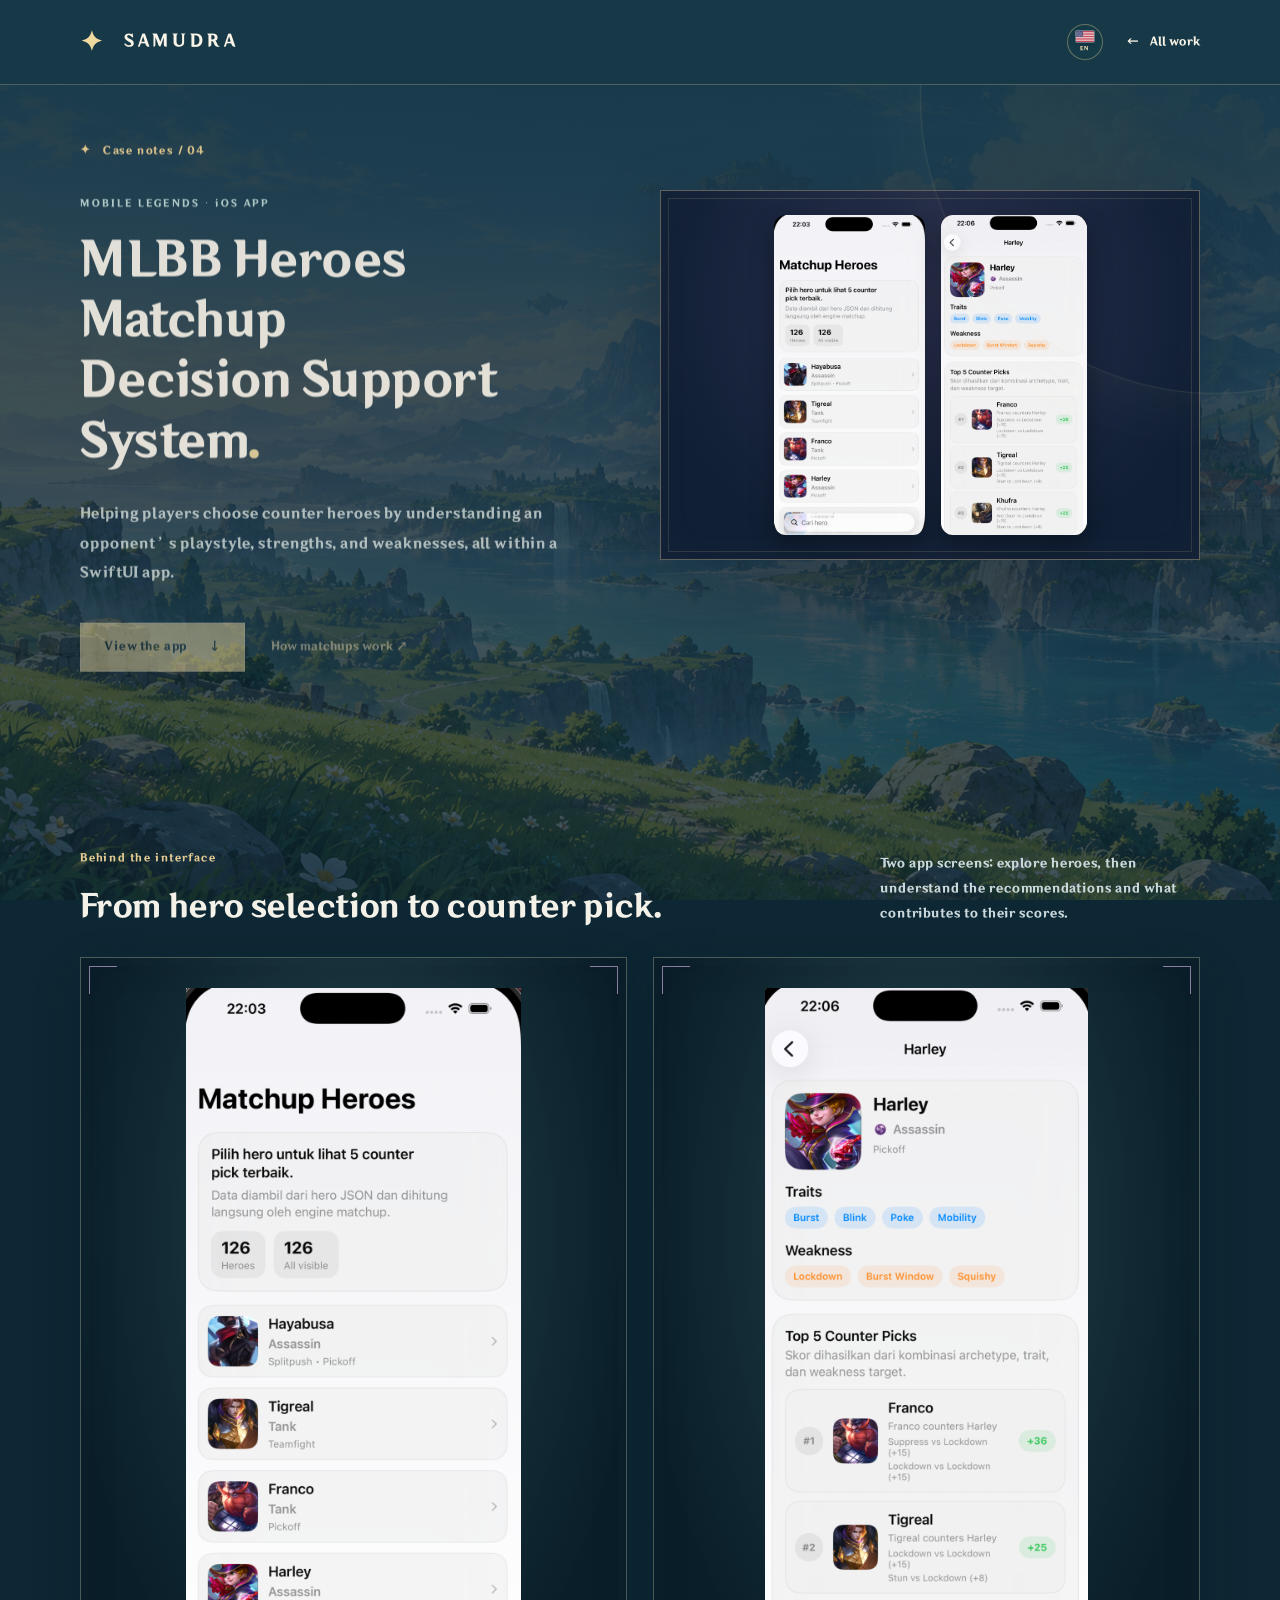
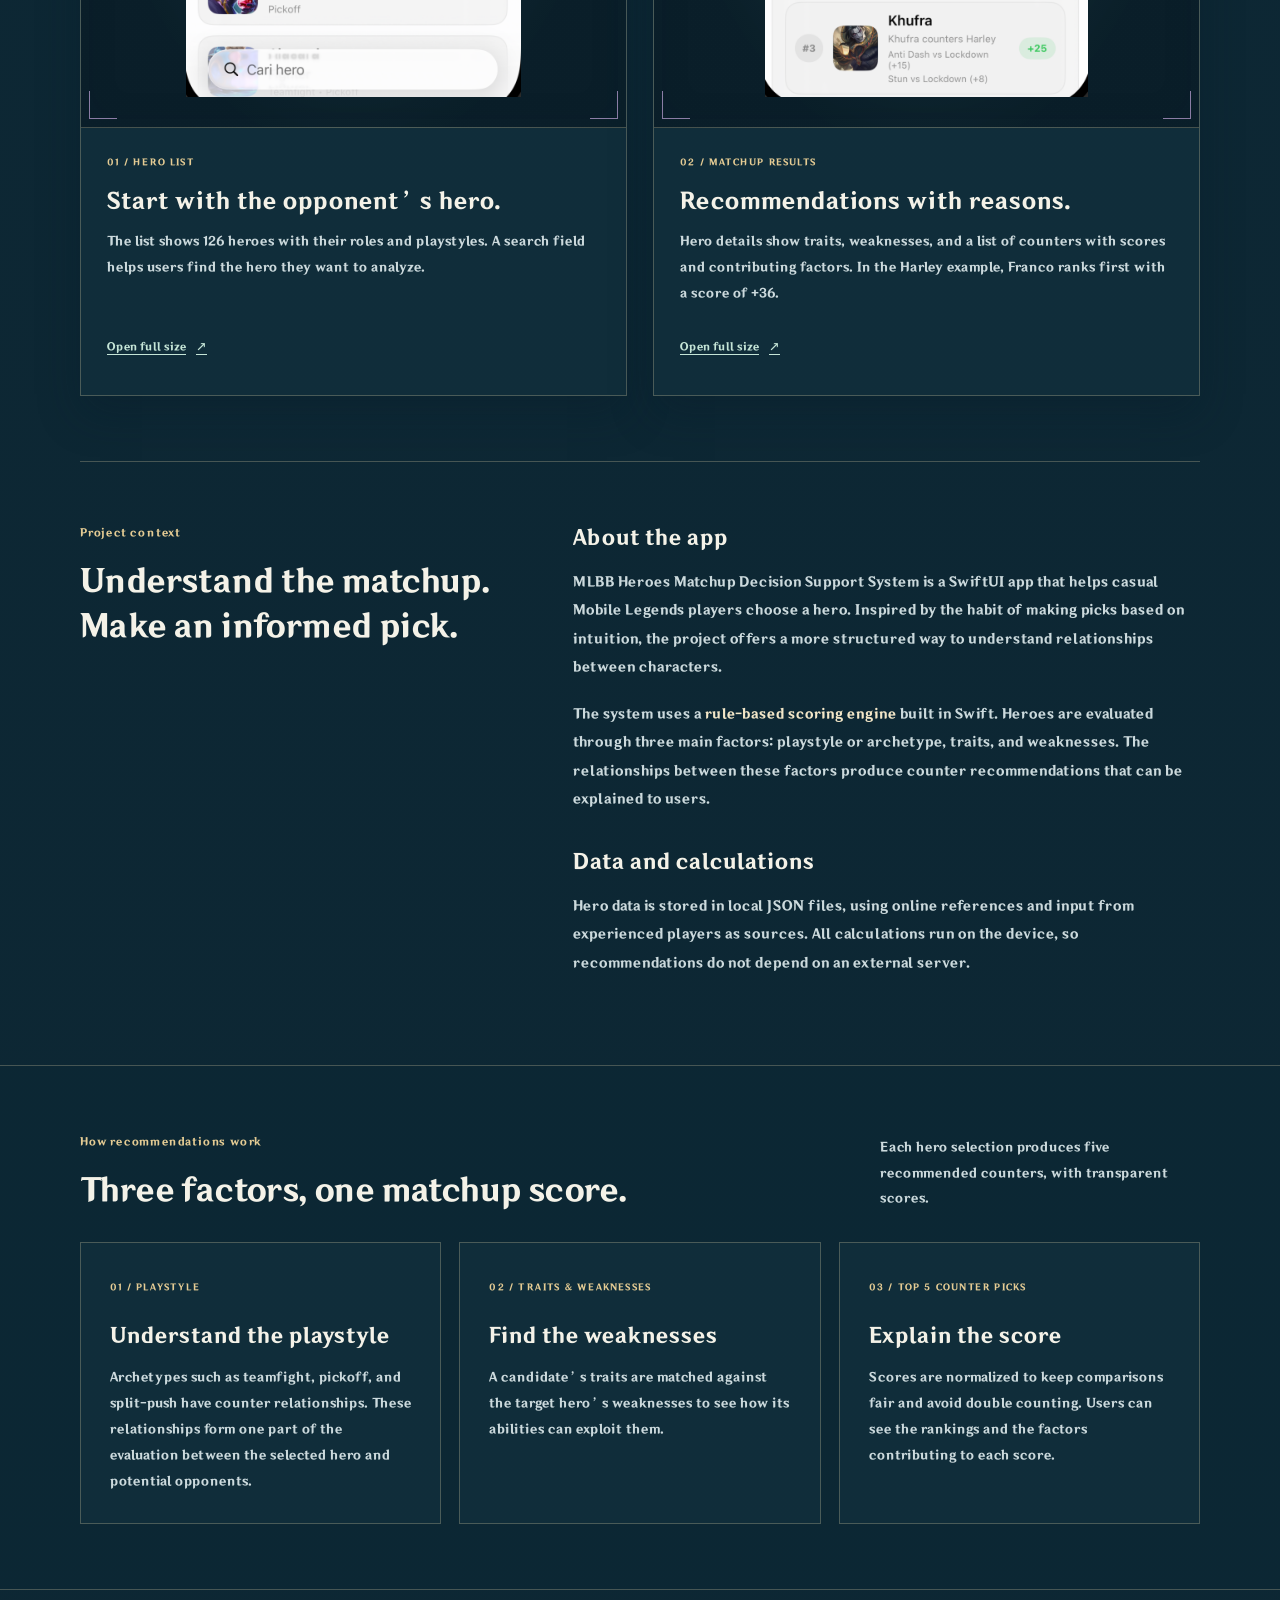
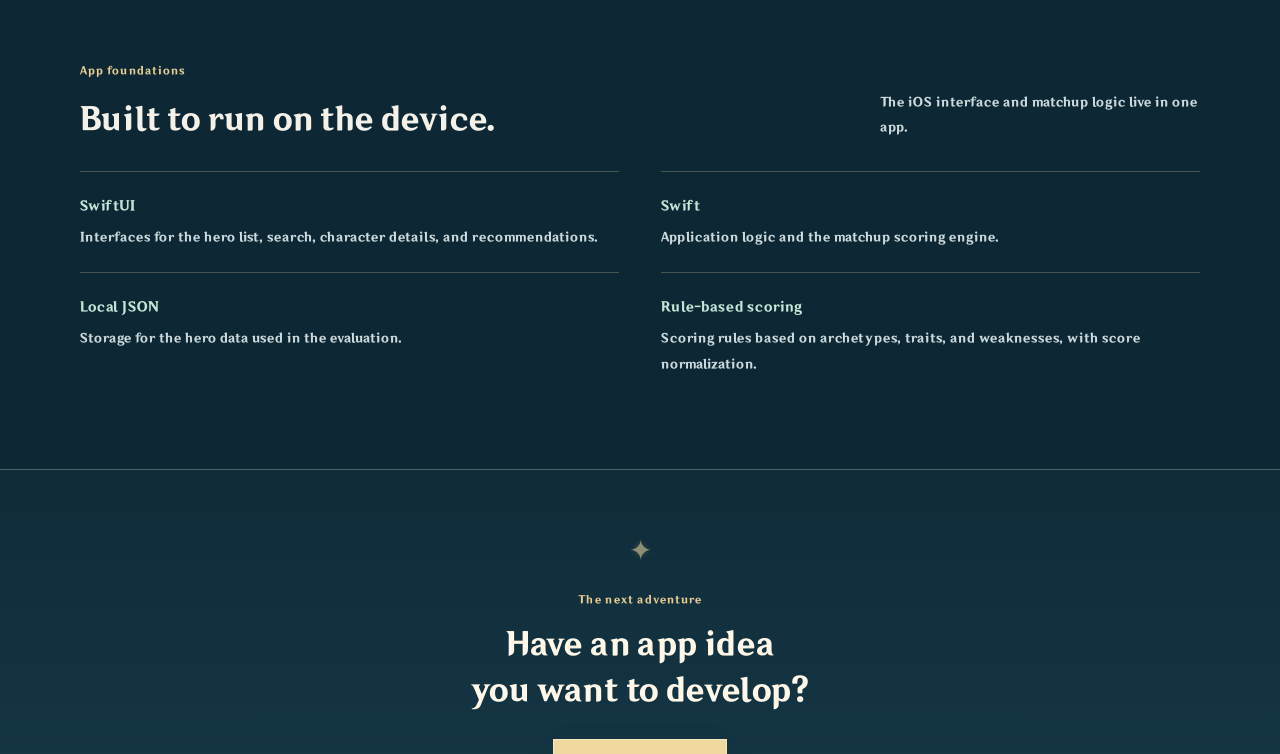
<file: port2.html>
<!doctype html>
<html lang="en">
<head>
  <meta charset="UTF-8">
  <meta name="viewport" content="width=device-width,initial-scale=1">
  <meta http-equiv="refresh" content="0;url=mlbb.html">
  <link rel="canonical" href="https://samudrayoga.my.id/mlbb.html">
  <title>Redirecting to Samudra’s portfolio</title>
</head>
<body><p>This page has been updated. <a href="mlbb.html">Open Samudra’s portfolio</a>.</p></body>
</html>
</file>
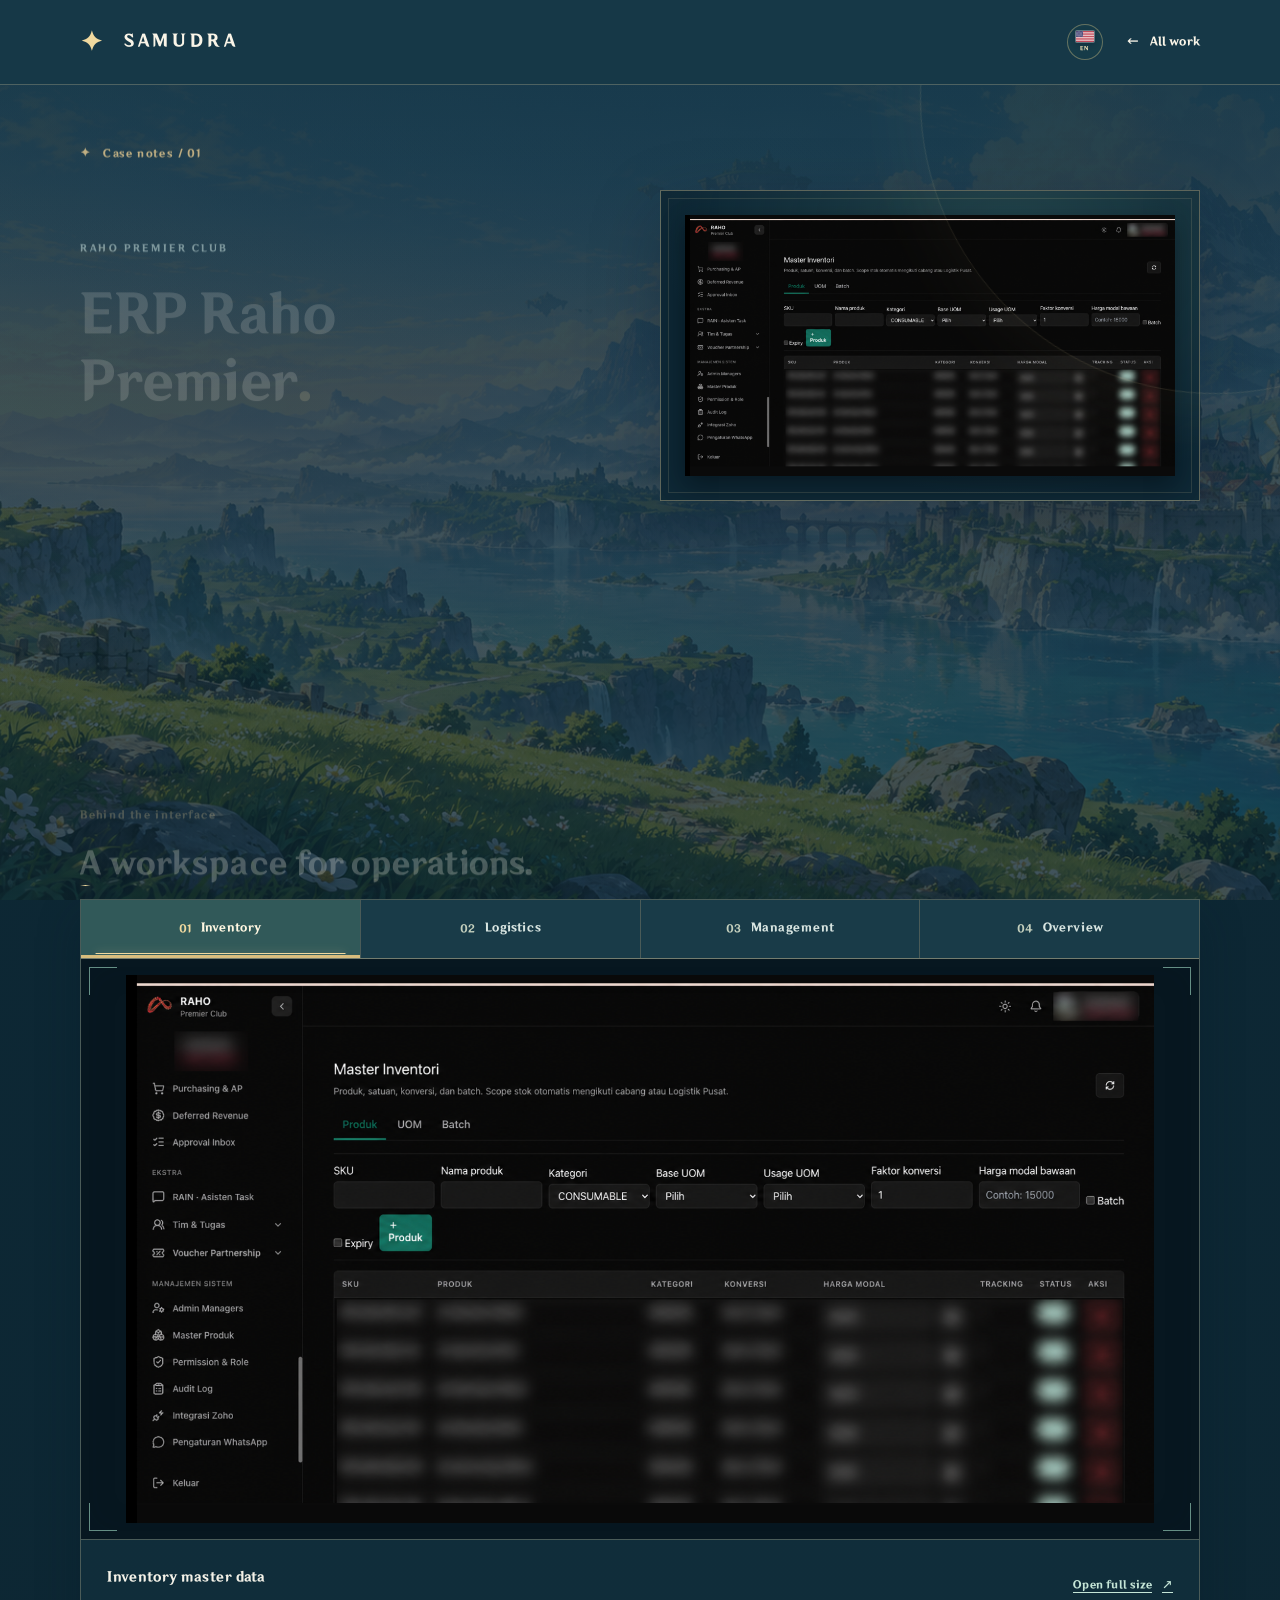
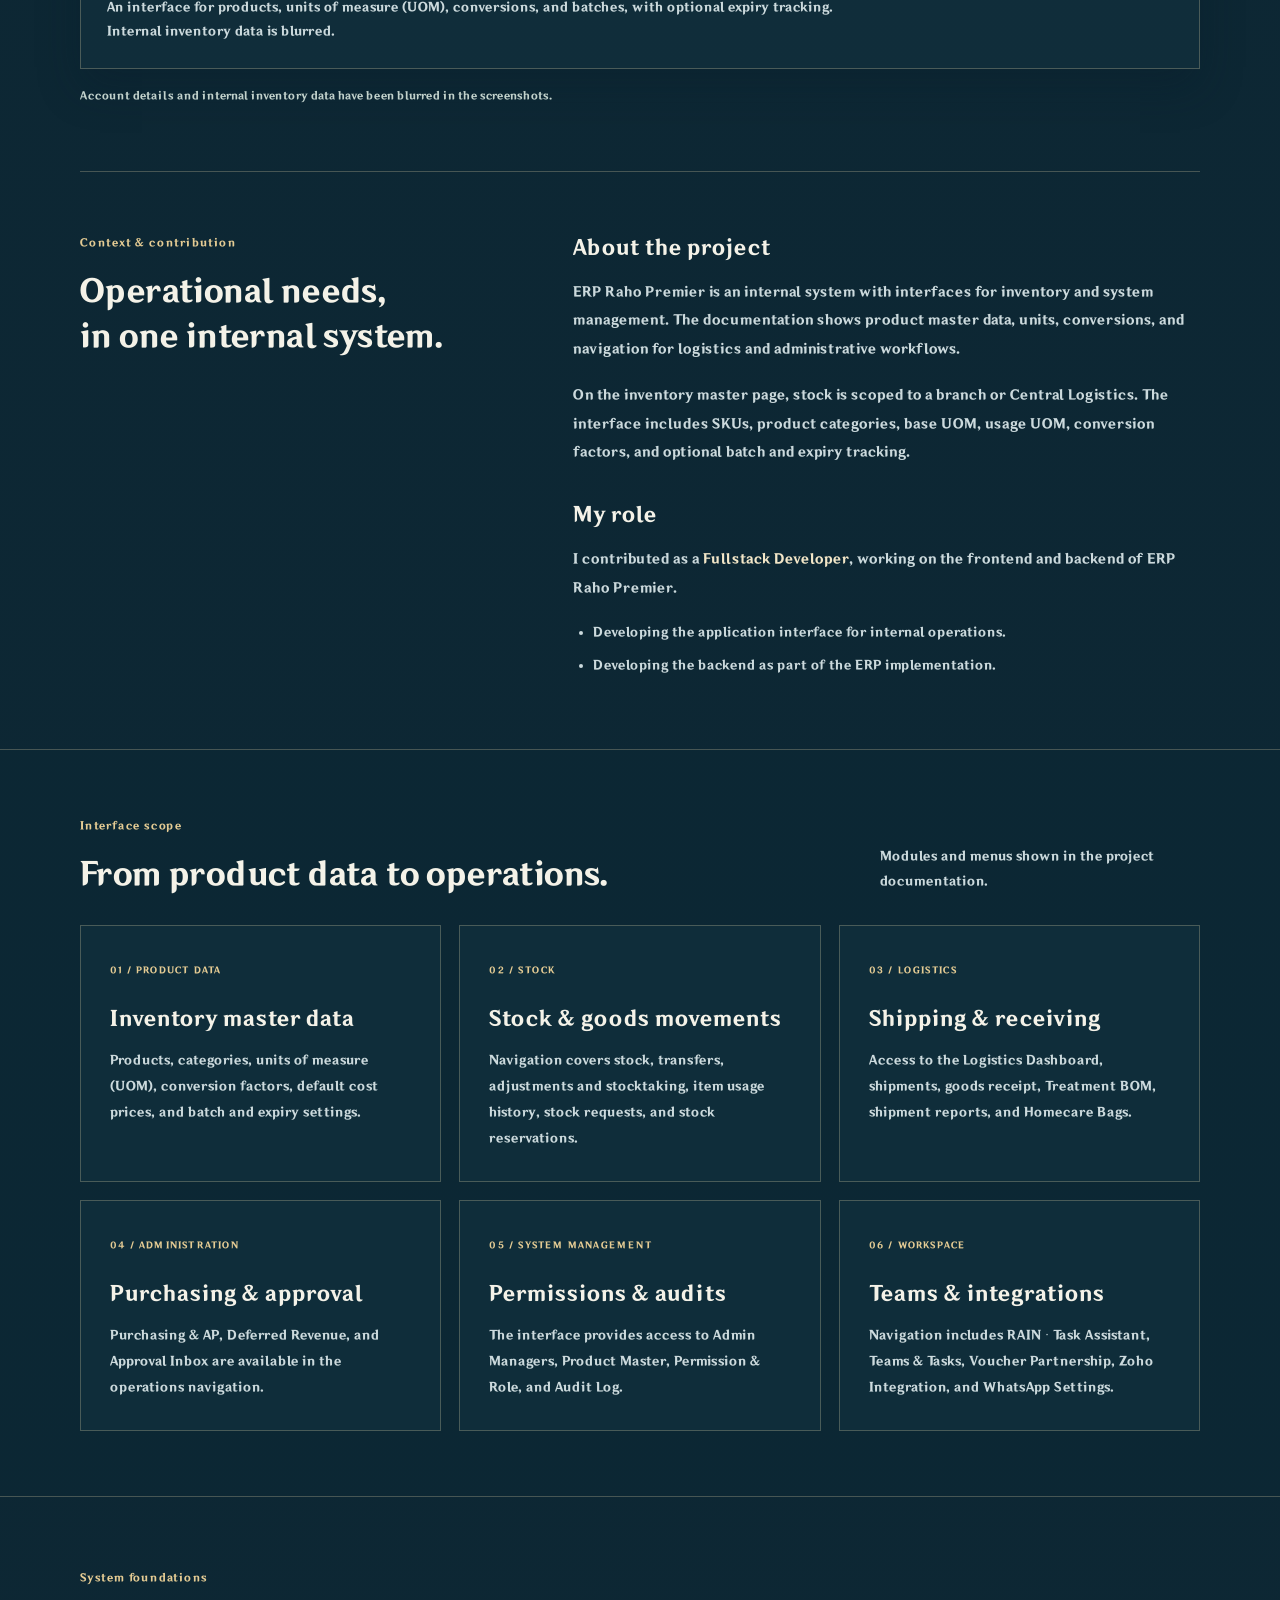
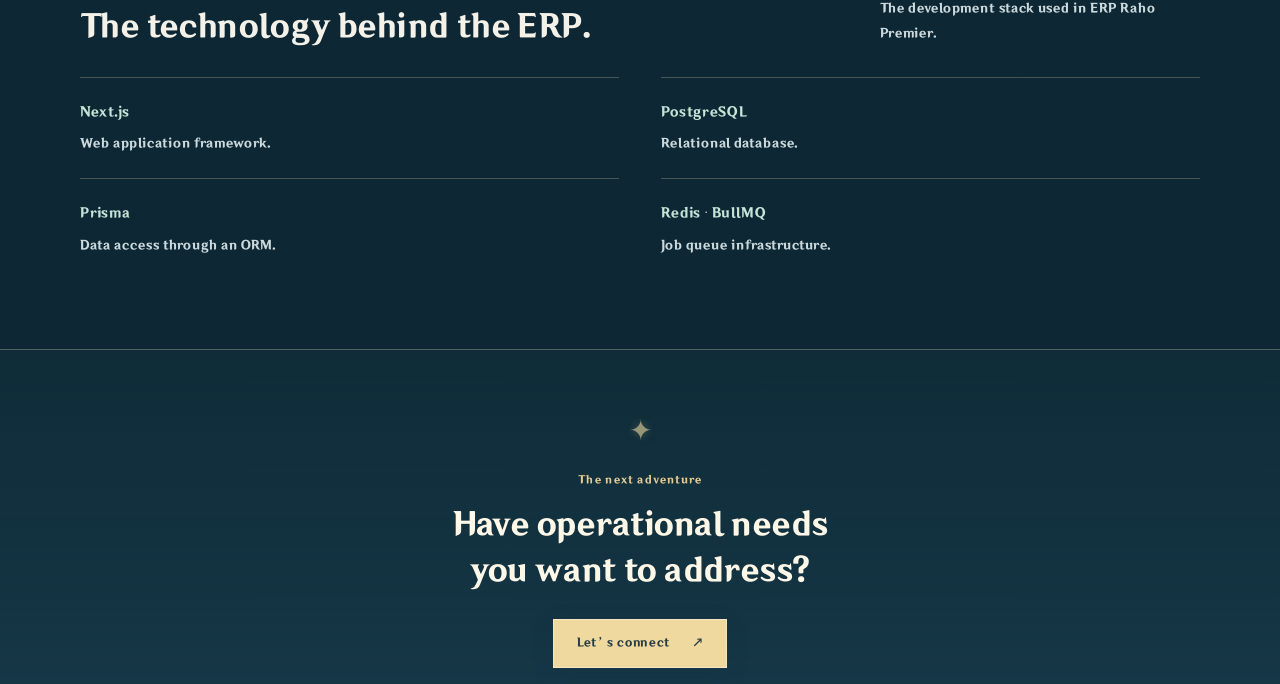
<file: port3.html>
<!doctype html>
<html lang="en">
<head>
  <meta charset="UTF-8">
  <meta name="viewport" content="width=device-width,initial-scale=1">
  <meta http-equiv="refresh" content="0;url=erp.html">
  <link rel="canonical" href="https://samudrayoga.my.id/erp.html">
  <title>Redirecting to Samudra’s portfolio</title>
</head>
<body><p>This page has been updated. <a href="erp.html">Open Samudra’s portfolio</a>.</p></body>
</html>
</file>
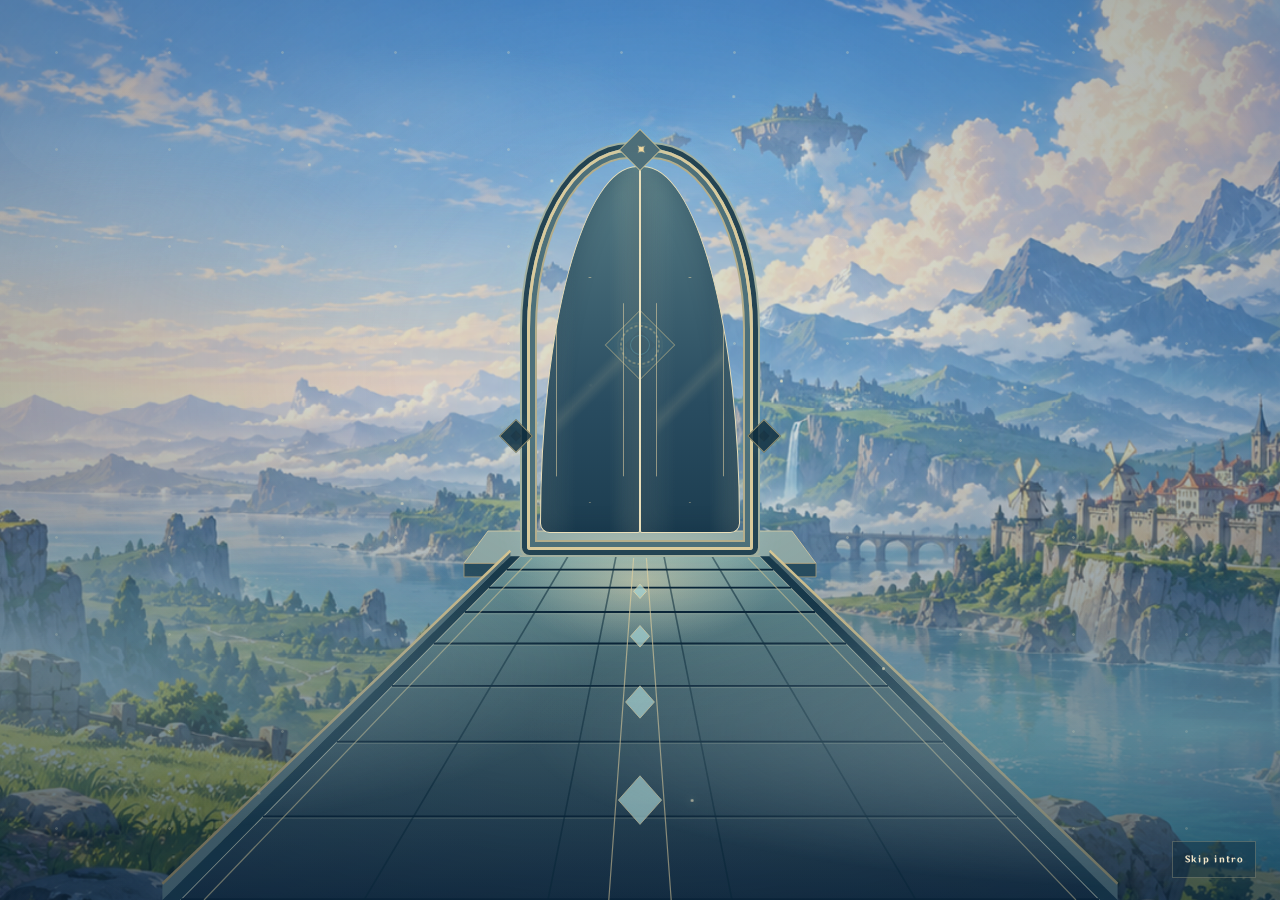
<file: port4.html>
<!doctype html>
<html lang="en">
<head>
  <meta charset="UTF-8">
  <meta name="viewport" content="width=device-width,initial-scale=1">
  <meta http-equiv="refresh" content="0;url=index.html#karya">
  <link rel="canonical" href="https://samudrayoga.my.id/index.html#karya">
  <title>Redirecting to Samudra’s portfolio</title>
</head>
<body><p>This page has been updated. <a href="index.html#karya">Open Samudra’s portfolio</a>.</p></body>
</html>
</file>
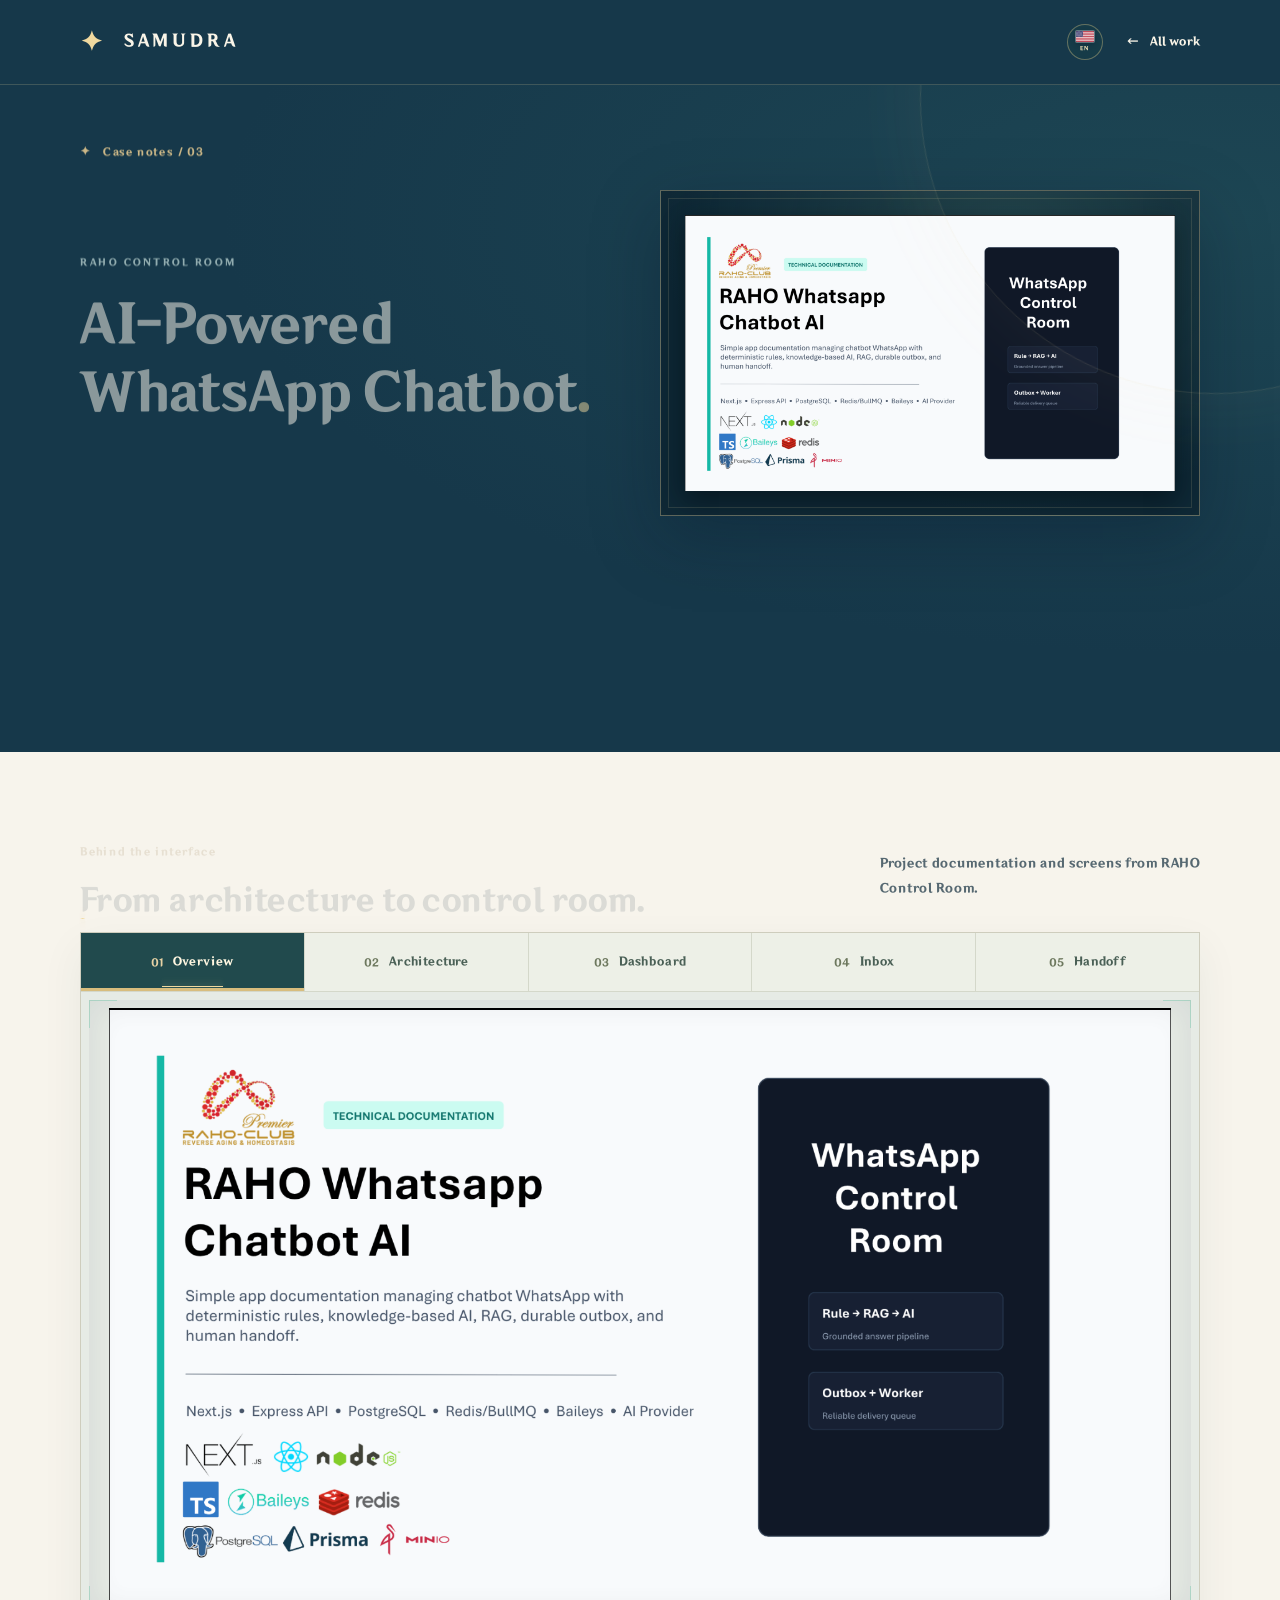
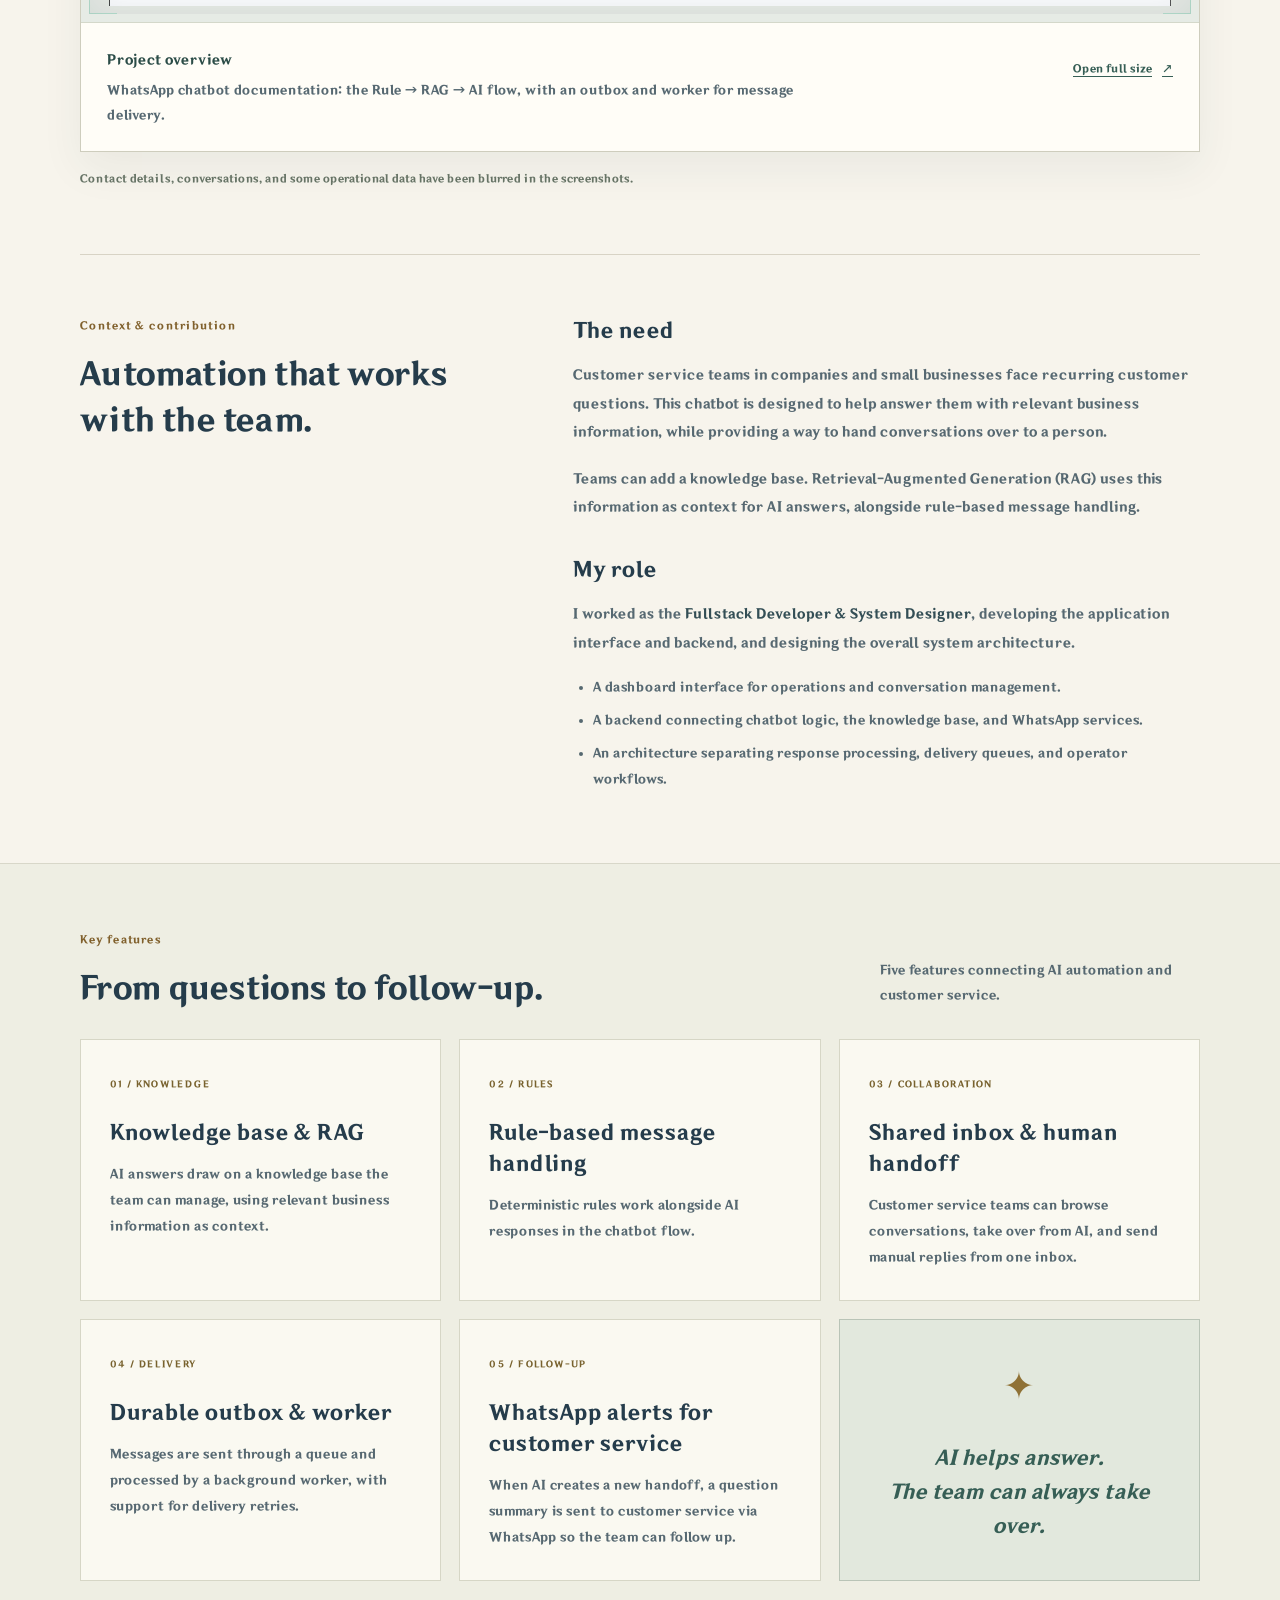
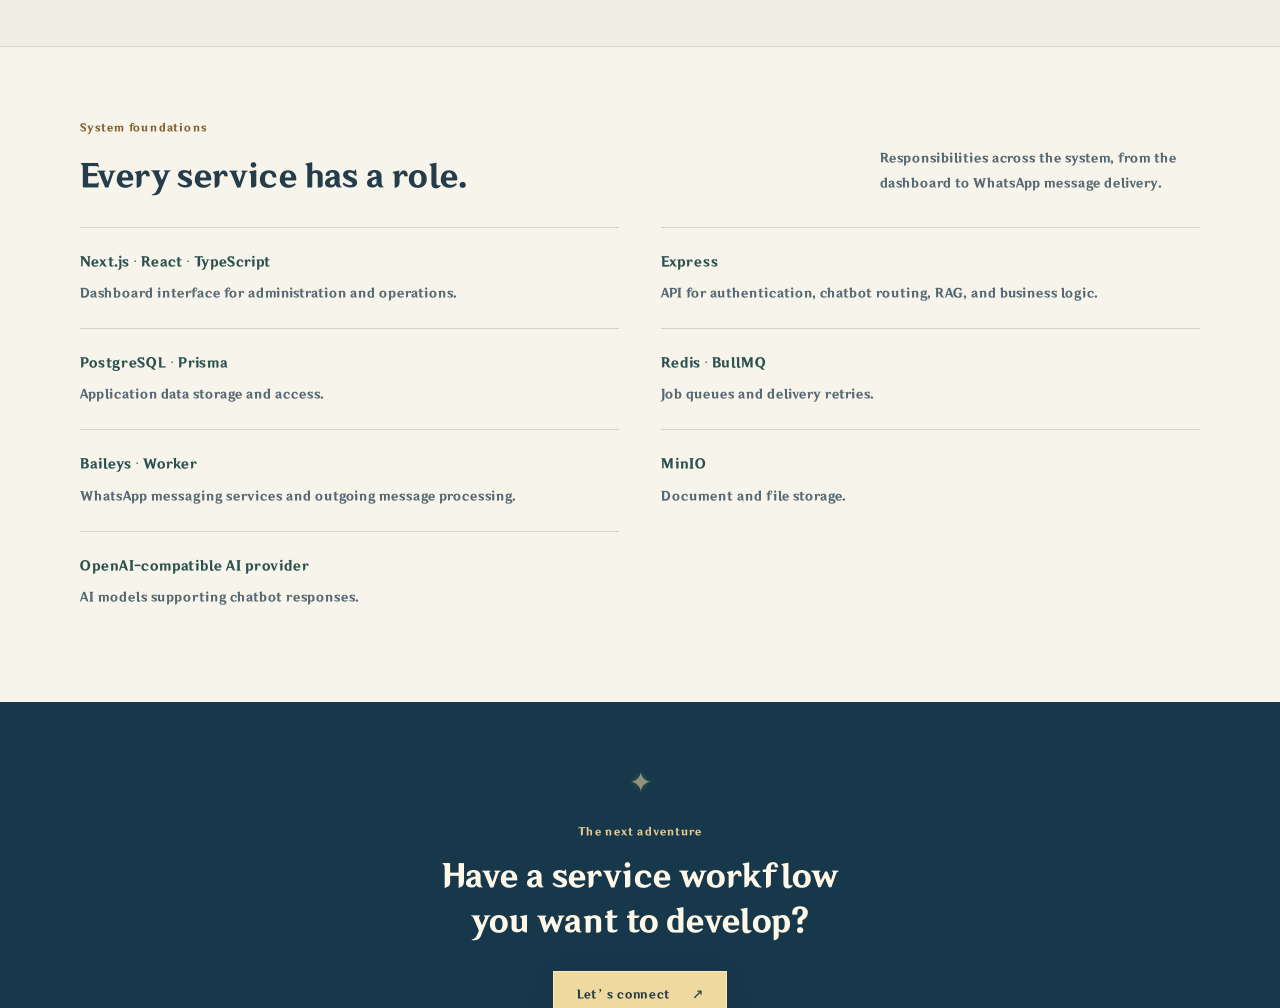
<file: port6.html>
<!doctype html>
<html lang="en">
<head>
  <meta charset="UTF-8">
  <meta name="viewport" content="width=device-width,initial-scale=1">
  <meta http-equiv="refresh" content="0;url=chatbot.html">
  <link rel="canonical" href="https://samudrayoga.my.id/chatbot.html">
  <title>Redirecting to Samudra’s portfolio</title>
</head>
<body><p>This page has been updated. <a href="chatbot.html">Open Samudra’s portfolio</a>.</p></body>
</html>
</file>
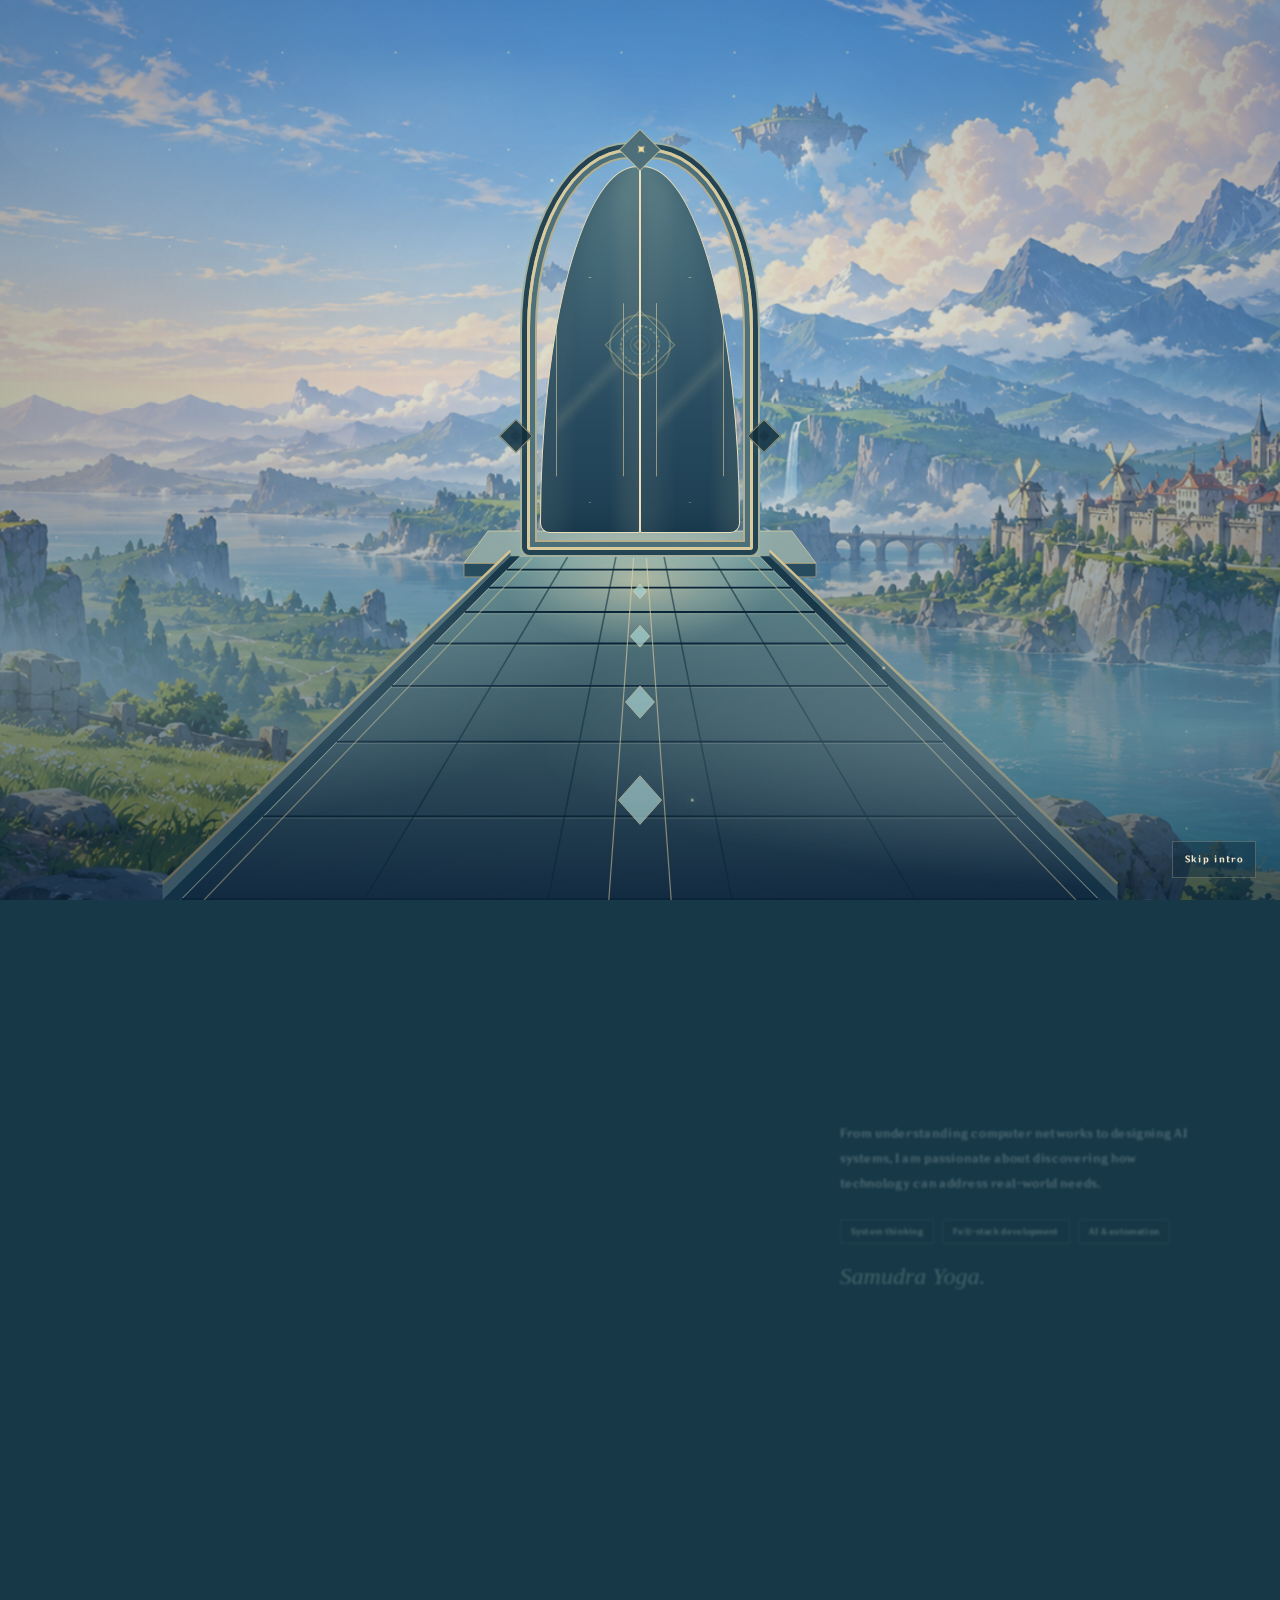
<file: resume.html>
<!doctype html>
<html lang="en">
<head>
  <meta charset="UTF-8">
  <meta name="viewport" content="width=device-width,initial-scale=1">
  <meta http-equiv="refresh" content="0;url=index.html#perjalanan">
  <link rel="canonical" href="https://samudrayoga.my.id/index.html#perjalanan">
  <title>Redirecting to Samudra’s portfolio</title>
</head>
<body><p>This page has been updated. <a href="index.html#perjalanan">Open Samudra’s portfolio</a>.</p></body>
</html>
</file>
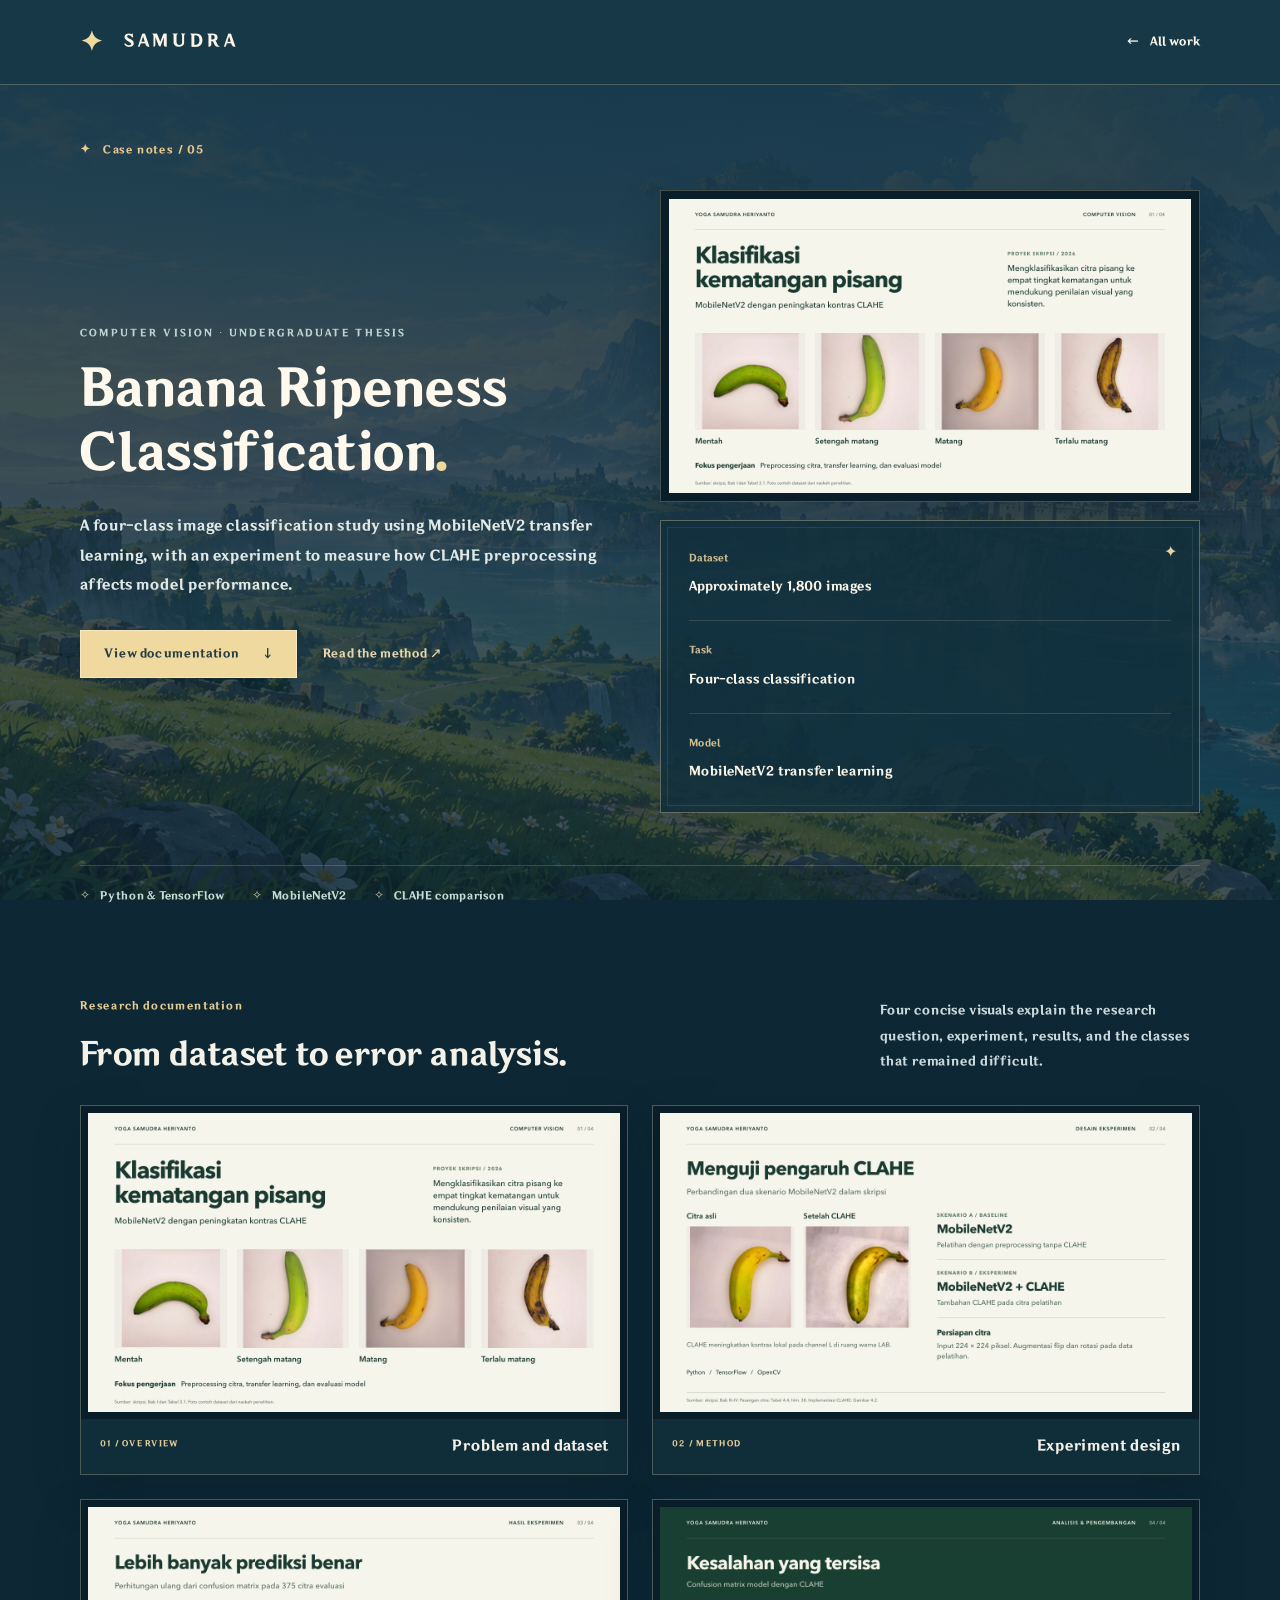
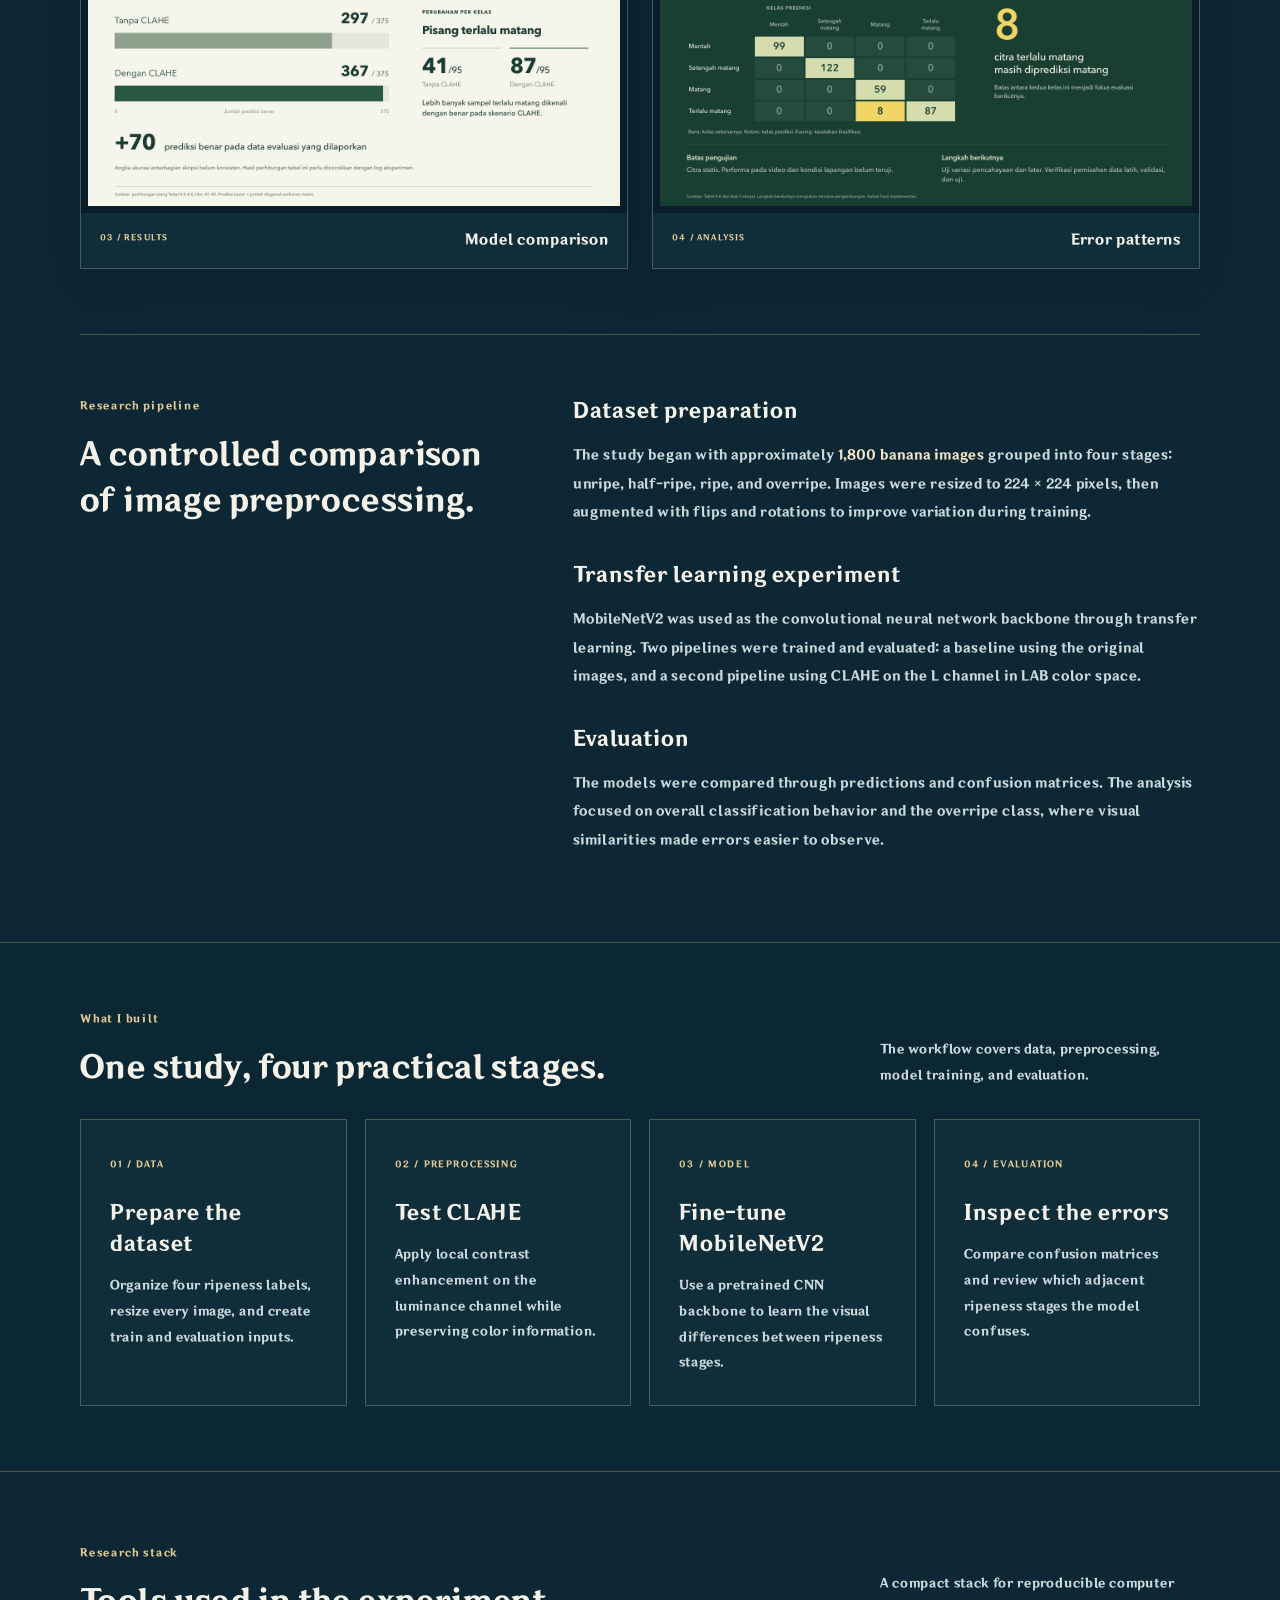
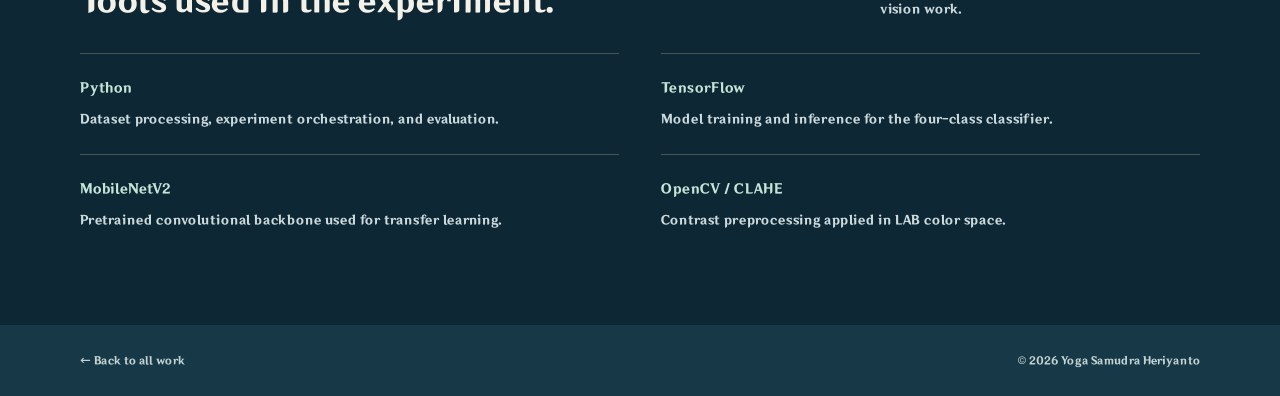
<file: thesis.html>
<!doctype html>
<html lang="en">
<head>
  <meta charset="UTF-8">
  <meta name="viewport" content="width=device-width,initial-scale=1">
  <meta name="theme-color" content="#163847">
  <meta name="description" content="Banana ripeness classification thesis using MobileNetV2 transfer learning and CLAHE preprocessing on approximately 1,800 images.">
  <title>Banana Ripeness Classification — Samudra’s Work</title>
  <link rel="icon" href="data:image/svg+xml,%3Csvg xmlns='http://www.w3.org/2000/svg' viewBox='0 0 64 64'%3E%3Crect width='64' height='64' rx='14' fill='%2316384a'/%3E%3Cpath d='M32 5L39 25L59 32L39 39L32 59L25 39L5 32L25 25Z' fill='%23f0d99f'/%3E%3C/svg%3E">
  <link rel="stylesheet" href="assets/css/main.css?v=20261013-1">
  <link rel="stylesheet" href="assets/css/chatbot.css">
  <link rel="stylesheet" href="assets/css/thesis.css?v=20261023-1">
</head>
<body class="case-page thesis-page">
  <a class="skip-link" href="#case-study">Skip to case study</a>
  <header class="case-header">
    <div class="case-container case-nav">
      <a class="case-brand" href="index.html" aria-label="Samudra, back to home"><span aria-hidden="true">✦</span> SAMUDRA</a>
      <a class="case-back" href="index.html#project-thesis"><span aria-hidden="true">←</span> All work</a>
    </div>
  </header>
  <main id="case-study">
    <section class="case-hero">
      <div class="case-container">
        <div class="case-eyebrow"><span aria-hidden="true">✦</span> Case notes / 05</div>
        <div class="case-hero-grid">
          <div>
            <p class="case-product">COMPUTER VISION · UNDERGRADUATE THESIS</p>
            <h1>Banana Ripeness<br>Classification<span>.</span></h1>
            <p class="case-lead">A four-class image classification study using MobileNetV2 transfer learning, with an experiment to measure how CLAHE preprocessing affects model performance.</p>
            <div class="case-hero-actions"><a class="btn btn-gold" href="#documentation">View documentation <span aria-hidden="true">↓</span></a><a class="case-text-link" href="#method">Read the method <span aria-hidden="true">↗</span></a></div>
          </div>
          <div class="case-visual">
            <figure class="thesis-cover"><img src="assets/thesis/01-project-overview.png" alt="Overview of the banana ripeness classification research" width="2560" height="1440" fetchpriority="high"></figure>
            <aside class="case-summary" aria-label="Project information">
              <span class="case-summary-mark" aria-hidden="true">✦</span>
              <dl><div><dt>Dataset</dt><dd>Approximately 1,800 images</dd></div><div><dt>Task</dt><dd>Four-class classification</dd></div><div><dt>Model</dt><dd>MobileNetV2 transfer learning</dd></div></dl>
            </aside>
          </div>
        </div>
        <div class="case-hero-foot"><span>Python &amp; TensorFlow</span><span>MobileNetV2</span><span>CLAHE comparison</span></div>
      </div>
    </section>

    <section class="case-container case-gallery-section" id="documentation" aria-labelledby="documentation-heading">
      <div class="case-section-heading"><div><p class="case-eyebrow">Research documentation</p><h2 id="documentation-heading">From dataset to error analysis.</h2></div><p>Four concise visuals explain the research question, experiment, results, and the classes that remained difficult.</p></div>
      <div class="thesis-gallery">
        <figure><a href="assets/thesis/01-project-overview.png" target="_blank" rel="noopener noreferrer"><img src="assets/thesis/01-project-overview.png" alt="Project overview with the four banana ripeness classes" width="2560" height="1440" loading="lazy"></a><figcaption><span>01 / OVERVIEW</span><strong>Problem and dataset</strong></figcaption></figure>
        <figure><a href="assets/thesis/02-experiment-design.png" target="_blank" rel="noopener noreferrer"><img src="assets/thesis/02-experiment-design.png" alt="Experiment design for MobileNetV2 transfer learning and CLAHE preprocessing" width="2560" height="1440" loading="lazy"></a><figcaption><span>02 / METHOD</span><strong>Experiment design</strong></figcaption></figure>
        <figure><a href="assets/thesis/03-results.png" target="_blank" rel="noopener noreferrer"><img src="assets/thesis/03-results.png" alt="Comparison of classification results with and without CLAHE" width="2560" height="1440" loading="lazy"></a><figcaption><span>03 / RESULTS</span><strong>Model comparison</strong></figcaption></figure>
        <figure><a href="assets/thesis/04-error-analysis.png" target="_blank" rel="noopener noreferrer"><img src="assets/thesis/04-error-analysis.png" alt="Error analysis for banana ripeness classification" width="2560" height="1440" loading="lazy"></a><figcaption><span>04 / ANALYSIS</span><strong>Error patterns</strong></figcaption></figure>
      </div>
    </section>

    <section class="case-container case-story" id="method" aria-labelledby="method-heading">
      <div class="case-story-title"><p class="case-eyebrow">Research pipeline</p><h2 id="method-heading">A controlled comparison of image preprocessing.</h2></div>
      <div class="case-story-copy">
        <h3>Dataset preparation</h3>
        <p>The study began with approximately <strong>1,800 banana images</strong> grouped into four stages: unripe, half-ripe, ripe, and overripe. Images were resized to 224 × 224 pixels, then augmented with flips and rotations to improve variation during training.</p>
        <h3>Transfer learning experiment</h3>
        <p>MobileNetV2 was used as the convolutional neural network backbone through transfer learning. Two pipelines were trained and evaluated: a baseline using the original images, and a second pipeline using CLAHE on the L channel in LAB color space.</p>
        <h3>Evaluation</h3>
        <p>The models were compared through predictions and confusion matrices. The analysis focused on overall classification behavior and the overripe class, where visual similarities made errors easier to observe.</p>
      </div>
    </section>

    <section class="case-features-section" aria-labelledby="pipeline-heading">
      <div class="case-container">
        <div class="case-section-heading"><div><p class="case-eyebrow">What I built</p><h2 id="pipeline-heading">One study, four practical stages.</h2></div><p>The workflow covers data, preprocessing, model training, and evaluation.</p></div>
        <div class="case-features">
          <article><span class="case-feature-number">01 / DATA</span><h3>Prepare the dataset</h3><p>Organize four ripeness labels, resize every image, and create train and evaluation inputs.</p></article>
          <article><span class="case-feature-number">02 / PREPROCESSING</span><h3>Test CLAHE</h3><p>Apply local contrast enhancement on the luminance channel while preserving color information.</p></article>
          <article><span class="case-feature-number">03 / MODEL</span><h3>Fine-tune MobileNetV2</h3><p>Use a pretrained CNN backbone to learn the visual differences between ripeness stages.</p></article>
          <article><span class="case-feature-number">04 / EVALUATION</span><h3>Inspect the errors</h3><p>Compare confusion matrices and review which adjacent ripeness stages the model confuses.</p></article>
        </div>
      </div>
    </section>

    <section class="case-container case-stack-section" aria-labelledby="stack-heading">
      <div class="case-section-heading"><div><p class="case-eyebrow">Research stack</p><h2 id="stack-heading">Tools used in the experiment.</h2></div><p>A compact stack for reproducible computer vision work.</p></div>
      <dl class="case-stack"><div><dt>Python</dt><dd>Dataset processing, experiment orchestration, and evaluation.</dd></div><div><dt>TensorFlow</dt><dd>Model training and inference for the four-class classifier.</dd></div><div><dt>MobileNetV2</dt><dd>Pretrained convolutional backbone used for transfer learning.</dd></div><div><dt>OpenCV / CLAHE</dt><dd>Contrast preprocessing applied in LAB color space.</dd></div></dl>
    </section>
  </main>
  <footer class="case-container case-footer"><a href="index.html#project-thesis">← Back to all work</a><p>© 2026 Yoga Samudra Heriyanto</p></footer>
</body>
</html>
</file>
<file: assets/css/main.css>
@font-face{font-family:'HYWenHei Genshin';src:url('../fonts/hywenhei-genshin-latin.woff2') format('woff2');font-style:normal;font-weight:400 700;font-display:swap;size-adjust:88%}
:root{--ink:#253c4b;--muted:#63727a;--navy:#142f42;--cream:#f7f4ec;--gold:#b78c43;--light-gold:#f2d998;--line:#dcd7c9;--serif:'HYWenHei Genshin','Palatino Linotype','Book Antiqua',Palatino,Georgia,serif;--sans:'HYWenHei Genshin','Palatino Linotype','Book Antiqua',Palatino,Georgia,serif;--ease:cubic-bezier(.2,.7,.25,1)}
*{box-sizing:border-box}html{scroll-behavior:smooth;scroll-padding-top:28px}body{margin:0;background:var(--cream);color:var(--ink);font-family:var(--sans);font-size:15px;line-height:1.75}button,a{-webkit-tap-highlight-color:transparent}button,input{font:inherit}button{cursor:pointer}a{color:inherit;text-decoration:none}button:focus-visible,a:focus-visible{outline:3px solid #5ac9d3;outline-offset:5px}img{display:block;max-width:100%}button{color:inherit}svg{width:24px;height:24px;flex:none;fill:none;stroke:currentColor;stroke-width:1.5;stroke-linecap:round;stroke-linejoin:round}.container{width:min(1220px,calc(100% - 112px));margin:auto}.skip-link{position:fixed;left:20px;top:-100px;z-index:100;background:var(--cream);padding:10px 20px}.skip-link:focus{top:12px}.sr-only{position:absolute;width:1px;height:1px;padding:0;overflow:hidden;clip:rect(0,0,0,0);white-space:nowrap}.eyebrow{display:flex;align-items:center;gap:12px;font-family:var(--sans);font-size:13px;font-weight:500;letter-spacing:0;text-transform:none;}.eyebrow svg{width:17px;height:17px}.serif{font-family:var(--serif)}
.hero{position:relative;isolation:isolate;color:#fffdf4;min-height:880px;overflow:hidden;background:#4c7d91}.landscape{position:absolute;inset:0;z-index:-3;width:100%;height:100%;object-fit:cover;object-position:50% 52%}.hero:before{content:'';position:absolute;inset:0;z-index:-2;background:linear-gradient(90deg,rgba(10,37,55,.86) 0%,rgba(21,55,72,.7) 34%,rgba(22,59,74,.17) 75%),linear-gradient(0deg,rgba(9,36,48,.77),transparent 32%,rgba(10,34,51,.18));transition:background .8s}.hero:after{content:'';position:absolute;inset:0;z-index:-1;background:radial-gradient(ellipse at 75% 30%,#f5e7b010,transparent 60%);pointer-events:none}.site-header{height:102px;display:flex;align-items:center;justify-content:space-between;border-bottom:1px solid #f8e4b52f;position:relative;z-index:5;gap:30px}.brand{display:flex;align-items:center;gap:12px}.brand-mark{width:38px;height:44px;color:var(--light-gold)}.brand-name{font:600 21px var(--serif);letter-spacing:3px}.brand small{display:block;font:9px var(--sans);letter-spacing:4.3px;margin-top:5px;color:#d3e0e1}.desktop-nav{display:flex;align-items:center;gap:33px;font-size:12px}.desktop-nav a{opacity:.8;position:relative;padding:10px 0}.desktop-nav a:hover,.desktop-nav a.active{opacity:1}.desktop-nav a.active:after{content:'✦';position:absolute;color:var(--light-gold);bottom:-17px;left:50%;font-size:11px;transform:translateX(-50%)}.header-actions{display:flex;gap:19px;align-items:center}.theme-toggle,.menu-toggle{border:1px solid #f0e1b73d;background:#153e4a24;width:36px;height:36px;border-radius:50%;display:grid;place-items:center;color:#f8e7bd}.theme-toggle svg{width:17px;height:17px}.header-contact{font-size:11px;font-weight:600;display:flex;align-items:center;gap:16px}.header-contact svg{width:16px;height:16px}.menu-toggle{display:none}.hero-content{display:grid;grid-template-columns:1.12fr 1fr;gap:90px;align-items:center;min-height:650px;padding:70px 0 60px}.hero-copy{position:relative;padding-bottom:8px}.hero-copy .eyebrow{color:var(--light-gold);margin-bottom:27px;font-family:var(--sans);font-size:13px;font-weight:500;letter-spacing:0;text-transform:none;}.hero h1{font:400 clamp(46px,4.6vw,58px)/1.17 var(--serif);letter-spacing:-1.6px;margin:0 0 26px}.hero h1 em{font-style:normal;color:var(--light-gold)}.hero-intro{font-size:13px;color:#edf2f0;max-width:415px;line-height:1.9;margin:0}.hero-intro strong{color:#fff;font-weight:600}.hero-buttons{display:flex;gap:13px;margin-top:35px;align-items:center}.btn{min-height:47px;display:inline-flex;align-items:center;justify-content:center;gap:23px;padding:12px 23px;border:1px solid transparent;font-size:11px;font-weight:700;letter-spacing:.2px;transition:transform .2s,background .2s,box-shadow .2s}.btn:hover{transform:translateY(-3px)}.btn svg{height:18px;width:18px}.btn-gold{background:#f0d99f;color:#263d45;border-color:#f8e8c1;box-shadow:0 5px 24px #132e401a}.btn-gold:hover{background:#ffebba;box-shadow:0 8px 24px #142c3a33}.btn-outline{background:#173b481f;border-color:#fff7dc55;color:#fff7e2}.btn-outline:hover{background:#fff5df15}.hero-footnote{margin:23px 0 0;display:flex;align-items:center;gap:9px;font-size:10px;color:#d6e2df}.status-dot{width:5px;height:5px;background:#a3e6c7;border-radius:50%;box-shadow:0 0 9px #a3e6c777}.character-stage{position:relative;display:flex;justify-content:center;align-items:center;padding:7px 0 0;min-height:510px}.orbit{position:absolute;inset:0;margin:auto;width:485px;height:485px;border:1px solid #f6dea745;border-radius:50%;transform:rotate(-18deg);pointer-events:none}.orbit:before{content:'';position:absolute;inset:24px;border:1px dashed #f5e7bd40;border-radius:50%}.orbit:after{content:'✦';position:absolute;top:48px;left:57px;color:var(--light-gold);font-size:22px;text-shadow:0 0 20px #fff}.orbit-two{width:555px;height:555px;border-color:#ffebb11c;transform:rotate(45deg)}.orbit-two:before{display:none}.orbit-two:after{top:auto;bottom:95px;left:26px;font-size:15px}.portrait-card{width:320px;position:relative;border-radius:160px 160px 5px 5px;border:1px solid #f0d99cbf;padding:9px;box-shadow:0 12px 70px #0b2b4870;background:#173b4c33;z-index:1}.portrait-card:before{content:'';position:absolute;inset:-7px;border:1px solid #f0d99c3d;border-radius:168px 168px 9px 9px;pointer-events:none}.portrait-window{height:408px;position:relative;overflow:hidden;border-radius:150px 150px 0 0;background:#889499}.portrait-window img{width:100%;height:100%;object-fit:cover;object-position:50% 25%;transition:opacity .2s}.portrait-window:after{content:'';position:absolute;inset:0;background:linear-gradient(0deg,#173544 1%,#183748b0 16%,transparent 44%);pointer-events:none}.portrait-window .casual{object-position:50% 34%}.portrait-caption{position:absolute;bottom:21px;left:0;right:0;text-align:center;z-index:1}.portrait-caption span{display:block;color:var(--light-gold);font-size:10px;letter-spacing:4px}.portrait-caption h2{font:400 31px var(--serif);letter-spacing:2px;margin:8px 0 1px}.portrait-caption p{margin:0;font-size:10px;letter-spacing:1px;color:#dce6e4}.portrait-tabs{display:flex;justify-content:center;gap:5px;background:#193c4ce8;padding:11px 0 3px}.portrait-tabs button{border:0;background:none;color:#c1d0d2;font-size:9px;letter-spacing:.5px;padding:4px 15px;position:relative}.portrait-tabs button[aria-pressed=true]{color:var(--light-gold)}.portrait-tabs button+button:before{content:'';width:1px;height:11px;position:absolute;left:-3px;top:7px;background:#f0d99c44}.vision{width:64px;height:64px;position:absolute;top:3px;right:45px;z-index:2;transform:rotate(45deg);background:linear-gradient(135deg,#285c61,#123e4b);border:3px solid #e6d5a1;box-shadow:0 0 0 5px #183f5055,0 0 30px #a0dfd955;display:grid;place-items:center}.vision img{transform:rotate(-45deg);height:44px;width:44px;object-fit:contain;filter:drop-shadow(0 0 5px #a3e9df40)}.character-label{position:absolute;left:-9px;top:117px;z-index:2;font-size:9px;letter-spacing:1.6px;writing-mode:vertical-rl;transform:rotate(180deg);color:#dbe8e3}.profile-trigger{position:absolute;bottom:3px;right:0;display:flex;align-items:center;gap:9px;color:#f8e8bd;background:#173b4e9c;border:1px solid #ead29766;backdrop-filter:blur(12px);font-size:10px;padding:11px 15px;z-index:2}.profile-trigger svg{width:17px;height:17px}.hero-bottom{border-top:1px solid #f2e1b439;display:flex;align-items:center;justify-content:space-between;padding:24px 0 31px;gap:30px}.hero-facts{display:flex;gap:54px}.hero-fact{display:flex;align-items:center;gap:13px}.hero-fact>svg{width:23px;height:23px;color:var(--light-gold)}.hero-fact small{display:block;color:#bdcfd2;letter-spacing:1.8px;font-size:8px;line-height:1.8;text-transform:uppercase}.hero-fact strong{font-size:11px;font-weight:500}.scroll-link{display:flex;align-items:center;gap:17px;white-space:nowrap;font-size:9px;letter-spacing:1.5px;text-transform:uppercase;color:#e5e9dd}.scroll-link svg{height:30px;width:16px}.sparkles{position:absolute;inset:0;z-index:-1;pointer-events:none}.sparkle{position:absolute;width:3px;height:3px;background:#fff1b5;border-radius:50%;opacity:.6;box-shadow:0 0 10px #ffecae;animation:float 7s ease-in-out infinite}.sparkle:nth-child(1){left:51%;top:27%}.sparkle:nth-child(2){left:88%;top:33%;animation-delay:-2s}.sparkle:nth-child(3){left:39%;top:79%;animation-delay:-5s}.sparkle:nth-child(4){left:62%;top:68%;animation-delay:-3s}.sparkle:nth-child(5){left:17%;top:22%;animation-delay:-1s}@keyframes float{50%{transform:translate(15px,-23px);opacity:.2}}
.paper{position:relative;background:var(--cream);background-image:radial-gradient(#bcae8b22 .7px,transparent .7px);background-size:8px 8px}.section{padding:93px 0}.section-heading{display:flex;align-items:flex-start;justify-content:space-between;gap:40px;margin-bottom:38px}.section-heading .eyebrow{color:var(--gold);margin:0 0 11px;font-family:var(--sans);font-size:13px;font-weight:500;letter-spacing:0;text-transform:none;}.section-heading h2,.about h2{font:400 35px/1.35 var(--serif);letter-spacing:-.7px;margin:0}.section-heading>p{font-size:12px;color:var(--muted);max-width:315px;line-height:1.85;margin:26px 0 0}.section-kicker{display:flex;gap:11px;align-items:center;color:var(--gold);margin-bottom:16px;font-family:var(--sans);font-size:13px;font-weight:500;letter-spacing:0;text-transform:none;}.diamond{width:6px;height:6px;background:var(--gold);transform:rotate(45deg)}.about{display:grid;grid-template-columns:.9fr 1.1fr;gap:100px;padding-bottom:69px;border-bottom:1px solid var(--line)}.about p{margin:0 0 17px;font-size:13px;color:var(--muted)}.about .signature{font:italic 24px Georgia,serif;color:#547f7a;margin-top:19px}.about-right{padding-top:4px}.about-tags{display:flex;gap:8px;flex-wrap:wrap;margin-top:22px}.tag{font-size:9px;padding:4px 10px;border:1px solid #d9d5c9;letter-spacing:.3px;color:#61716e;background:#faf8f1}.skills-section{padding-top:67px}.talent-grid{display:grid;grid-template-columns:repeat(3,1fr);gap:23px}.talent-card{text-align:left;position:relative;min-height:225px;border:1px solid #d9d5c7;background:#fcfbf5;padding:29px 28px 23px;transition:transform .25s,box-shadow .25s,border-color .25s}.talent-card:after{content:'';position:absolute;inset:6px;border:1px solid #e9e3d7;pointer-events:none}.talent-card:hover{transform:translateY(-5px);box-shadow:0 14px 30px #1d495013}.talent-card[aria-selected=true]{border-color:#b99550;background:#fffdf7;box-shadow:0 7px 30px #b6a07212}.talent-top{display:flex;align-items:center;justify-content:space-between;margin-bottom:24px}.talent-icon{width:43px;height:43px;background:#e0eee7;border:1px solid #a5c5b4;color:#478878;display:grid;place-items:center;border-radius:50%}.talent-icon svg{width:23px;height:23px}.talent-card:nth-child(2) .talent-icon{background:#e3e9f5;border-color:#b4c0dc;color:#6887b8}.talent-card:nth-child(3) .talent-icon{background:#f6ebd3;border-color:#dac38d;color:#b28a47}.talent-number{font:400 12px var(--serif);letter-spacing:2px;color:#a4a89e}.talent-card h3{font:500 18px/1.5 var(--serif);margin:0 0 8px}.talent-card p{font-size:11px;color:var(--muted);margin:0;line-height:1.8;padding-right:14px}.talent-arrow{position:absolute;right:26px;bottom:24px;font-size:18px;color:#a7874b}.skill-detail{display:flex;align-items:center;justify-content:space-between;gap:30px;background:#eaece4;border:1px solid #dce0d3;margin-top:20px;min-height:95px;padding:22px 28px}.skill-detail-label{font-size:9px;letter-spacing:1.5px;text-transform:uppercase;color:#6c7d70;display:flex;align-items:center;gap:10px;white-space:nowrap}.skill-detail-label svg{width:17px;height:17px}.skill-items{display:flex;flex-wrap:wrap;gap:7px;justify-content:flex-end}.skill-items span{font-size:10px;border:1px solid #c7cec0;background:#f5f6ee;padding:4px 12px;color:#4a6256}.journey-section{padding-top:0}.journey-list{border-top:1px solid var(--line)}.journey-item{display:grid;grid-template-columns:180px 42px 1fr auto;gap:25px;align-items:start;padding:32px 0;border-bottom:1px solid var(--line)}.journey-date{font-size:11px;font-weight:600;margin-top:6px;color:#66756e}.journey-node{display:grid;place-items:center;border:1px solid #d3c6a6;width:35px;height:35px;color:#a3864e;background:#f0ebdd;transform:rotate(45deg);margin-top:4px}.journey-node svg{width:18px;height:18px;transform:rotate(-45deg)}.journey-type{font-size:8px;letter-spacing:1.8px;text-transform:uppercase;color:#927b51;margin:0 0 4px}.journey-item h3{font:500 18px/1.4 var(--serif);margin:0 0 6px}.journey-item p{margin:0;font-size:11px;max-width:620px;color:var(--muted);line-height:1.8}.journey-item .journey-company{font-size:12px;font-weight:600;color:#52686d;margin-bottom:7px}.journey-toggle{background:transparent;border:1px solid #d8ceb8;border-radius:50%;width:32px;height:32px;display:grid;place-items:center;color:#967a45;margin-top:4px}.journey-toggle svg{width:15px;height:15px;transition:transform .2s}.journey-toggle[aria-expanded=true] svg{transform:rotate(45deg)}.journey-details{grid-column:3/5;color:var(--muted);font-size:12px;margin-top:-12px}.journey-details ul{padding-left:17px;margin:0;max-width:740px}.journey-details li+li{margin-top:5px}[hidden]{display:none!important}.education-ribbon{display:flex;align-items:center;gap:18px;padding:25px 28px;border:1px solid #dcd3bf;background:#efece2;margin-top:27px}.education-ribbon>svg{color:#a58b50;width:29px;height:29px}.education-ribbon p{margin:0;font-size:12px}.education-ribbon small{color:var(--muted);font-size:10px}.education-ribbon .education-year{margin-left:auto;font-size:10px;color:#7e8278;white-space:nowrap}.contact{background:#16384a;color:#f9f4e6;position:relative;isolation:isolate;text-align:center;padding:73px 24px 67px;overflow:hidden}.contact:before{content:'';position:absolute;inset:0;background:url('../landscape.png') center 58%/cover;opacity:.09;z-index:-2}.contact:after{content:'';position:absolute;inset:16px;border:1px solid #d4c29038;z-index:-1}.contact-symbol{color:var(--light-gold);width:39px;height:39px;margin:0 auto 16px}.contact .eyebrow{justify-content:center;color:#e0c78e;margin-bottom:12px;font-family:var(--sans);font-size:13px;font-weight:500;letter-spacing:0;text-transform:none;}.contact h2{font:400 36px/1.4 var(--serif);margin:0 0 13px}.contact p{font-size:12px;color:#c6d3d7;max-width:480px;margin:0 auto 26px}.contact-buttons{display:flex;justify-content:center;align-items:center;gap:12px}.copy-email{background:transparent;border:1px solid #e5cda35e;padding:12px;min-height:47px;color:#e4d1a7;display:grid;place-items:center}.copy-email svg{width:18px;height:18px}.contact-email{font-size:10px;margin-top:18px;display:inline-block;color:#d2dedf}.site-footer{display:flex;justify-content:space-between;align-items:center;gap:20px;padding:25px 0;color:#728080;font-size:9px}.footer-brand{font:500 14px var(--serif);letter-spacing:2px;color:#4e6868}.site-footer p{margin:0}.footer-top{display:flex;gap:8px;align-items:center}.footer-top svg{width:12px;height:12px;transform:rotate(-90deg)}
.dialog{border:1px solid #d8c294;max-width:700px;width:calc(100% - 36px);padding:0;background:var(--cream);color:var(--ink);box-shadow:0 30px 100px #102c5280;max-height:90dvh}.dialog::backdrop{background:#082534bb;backdrop-filter:blur(7px)}.dialog-inner{padding:39px}.dialog-close{position:absolute;right:14px;top:14px;border:1px solid #d8cdaF;background:transparent;border-radius:50%;width:29px;height:29px;display:grid;place-items:center}.dialog-close svg{width:15px;height:15px}.dialog-profile{display:grid;grid-template-columns:130px 1fr;gap:28px;align-items:center;margin-bottom:26px}.dialog-profile img{height:168px;width:130px;object-fit:cover;object-position:50% 20%;border:1px solid #c2aa73;padding:4px}.dialog h2{font:400 28px/1.4 var(--serif);margin:5px 0}.dialog h3{font:500 16px var(--serif);margin:23px 0 11px}.dialog p{font-size:12px;color:var(--muted)}.dialog dl{display:grid;grid-template-columns:1fr 1fr;gap:15px;font-size:12px}.dialog dl div{border-top:1px solid var(--line);padding-top:12px}.dialog dt{font-size:9px;color:var(--gold);letter-spacing:1px;text-transform:uppercase}.dialog dd{margin:5px 0 0}.dialog .btn{margin-top:18px;border-color:#c4a872}.toast{position:fixed;bottom:24px;left:50%;transform:translate(-50%,20px);z-index:30;background:#153f49;color:#fff6d9;border:1px solid #d3b977;box-shadow:0 8px 30px #142d4033;padding:12px 24px;font-size:12px;opacity:0;pointer-events:none;transition:all .2s}.toast.visible{opacity:1;transform:translate(-50%,0)}
body.night .hero:before{background:linear-gradient(90deg,rgba(7,17,39,.94),rgba(13,28,57,.77) 45%,rgba(9,21,54,.53)),linear-gradient(0deg,#111e3bd9,transparent)}body.night .landscape{filter:saturate(.7)}body.night .hero{background:#122640}body.night .vision{box-shadow:0 0 0 5px #17345755,0 0 50px #a0dfd9aa}body.night .sparkle{box-shadow:0 0 15px #fff9df;opacity:.9}body.night .paper{--cream:#eae9e1}body.night .contact{background:#152943}
@media(min-width:1550px){.hero{min-height:950px}.hero-content{min-height:730px}.portrait-card{width:348px}.portrait-window{height:450px}.orbit{width:535px;height:535px}.orbit-two{width:605px;height:605px}}
@media(max-width:1100px){.container{width:calc(100% - 64px)}.hero-content{gap:35px}.hero h1{font-size:52px}.character-stage{transform:scale(.91);transform-origin:center right}.desktop-nav{gap:22px}.hero-facts{gap:30px}.about{gap:50px}.section-heading h2,.about h2{font-size:31px}.hero{min-height:830px}.hero-content{min-height:610px}.hero-fact strong{font-size:10px}.journey-item{grid-template-columns:150px 36px 1fr auto;gap:20px}.header-actions{gap:13px}}
@media(max-width:800px){.site-header{height:83px}.desktop-nav{gap:20px}.header-contact{display:none}.hero-content{gap:10px}.hero h1{font-size:43px;letter-spacing:-1px}.hero-copy .eyebrow{font-family:var(--sans);font-size:13px;font-weight:500;letter-spacing:0;text-transform:none;}.character-stage{transform:scale(.8);transform-origin:center;min-width:300px;margin:0 -25px}.hero-buttons{gap:10px;flex-wrap:wrap;margin-top:27px}.btn{font-size:10px;padding:11px 18px;gap:12px}.hero-intro{font-size:12px}.hero-facts{gap:24px}.hero-fact>svg{display:none}.scroll-link{font-size:8px;gap:10px}.about{gap:35px}.section{padding-top:65px;padding-bottom:65px}.talent-grid{gap:13px}.talent-card{padding:22px 20px;min-height:235px}.talent-card h3{font-size:15px}.talent-card p{font-size:10px}.skill-detail{align-items:flex-start;flex-direction:column;gap:14px}.skill-items{justify-content:flex-start}.journey-section{padding-top:0}.journey-item{grid-template-columns:108px 30px 1fr auto;gap:14px}.journey-date{font-size:9px}.journey-item h3{font-size:16px}.journey-node{width:28px;height:28px}.site-footer{font-size:8px}.section-heading>p{max-width:250px}.section-heading h2,.about h2{font-size:28px}}
@media(max-width:600px){html{scroll-padding-top:15px}.container{width:calc(100% - 40px)}.hero{min-height:0}.site-header{height:80px}.brand-mark{width:30px;height:35px}.brand{gap:9px}.brand-name{font-size:17px;letter-spacing:2.7px}.brand small{font-size:7px;letter-spacing:3.8px}.header-actions{gap:10px}.menu-toggle{display:grid;border:0;background:none;border-radius:0;width:28px}.menu-toggle svg{width:21px;height:21px}.theme-toggle{height:31px;width:31px}.desktop-nav{display:none;position:absolute;top:69px;left:0;right:0;background:#173a4bf5;border:1px solid #e6d09855;padding:20px;box-shadow:0 15px 30px #102e4477;flex-direction:column;align-items:stretch;gap:7px;backdrop-filter:blur(18px)}.desktop-nav.open{display:flex}.desktop-nav a{padding:6px 10px;font-size:12px}.desktop-nav a.active:after{bottom:5px;left:auto;right:8px}.hero-content{grid-template-columns:1fr;padding:45px 0 24px;gap:13px}.hero-copy{text-align:center}.hero-copy .eyebrow{justify-content:center;margin-bottom:21px;font-family:var(--sans);font-size:13px;font-weight:500;letter-spacing:0;text-transform:none;}.hero h1{font-size:45px;line-height:1.2;margin-bottom:20px;letter-spacing:-1.4px}.hero-intro{max-width:345px;margin:0 auto;font-size:12px}.hero-buttons{justify-content:center;margin-top:26px;gap:10px}.hero-buttons .btn{padding:11px 16px;gap:13px}.hero-footnote{justify-content:center;font-size:9px;margin-top:20px}.character-stage{transform:none;min-width:0;min-height:455px;margin:13px auto 0;width:100%;max-width:340px}.portrait-card{width:259px;padding:7px;border-radius:135px 135px 5px 5px}.portrait-window{height:330px;border-radius:130px 130px 0 0}.portrait-caption h2{font-size:25px}.portrait-caption span{font-size:8px}.portrait-caption p{font-size:9px}.portrait-caption{bottom:14px}.portrait-tabs{padding:9px 0 3px}.portrait-tabs button{font-size:8px}.orbit{width:350px;height:350px;max-width:105vw}.orbit-two{width:409px;height:409px;max-width:114vw}.vision{width:48px;height:48px;right:21px;top:26px;border-width:2px}.vision img{width:34px;height:34px}.character-label{left:0;top:129px;font-size:8px}.profile-trigger{bottom:5px;right:13px;font-size:9px;padding:8px 13px}.hero:before{background:linear-gradient(180deg,#153b4adb 0%,#1b4554a6 45%,#143b4b29 68%,#102f3ee3 100%),linear-gradient(90deg,#153f5155,transparent)}.landscape{object-position:62% center}.hero-bottom{gap:20px;padding:20px 0 24px;flex-direction:column}.hero-facts{width:100%;justify-content:space-between;gap:10px}.hero-fact{gap:7px;flex:1}.hero-fact:nth-child(2){justify-content:center}.hero-fact:last-child{justify-content:flex-end}.hero-fact small{font-size:7px;letter-spacing:1px}.hero-fact strong{font-size:9px}.scroll-link{font-size:7px;gap:8px;letter-spacing:1.7px}.scroll-link svg{height:23px;width:13px}.section{padding:50px 0}.about{grid-template-columns:1fr;gap:23px;padding-bottom:40px}.about h2{font-size:29px}.about p{font-size:12px;line-height:1.9}.about-tags{margin-top:18px}.about .signature{font-size:23px}.section-heading{display:block;margin-bottom:26px}.section-heading .eyebrow{font-family:var(--sans);font-size:13px;font-weight:500;letter-spacing:0;text-transform:none;}.section-heading h2{font-size:28px}.section-heading>p{font-size:11px;max-width:100%;margin-top:13px}.skills-section{padding-top:44px}.talent-grid{grid-template-columns:1fr;gap:13px}.talent-card{padding:20px 22px;min-height:137px;display:grid;grid-template-columns:52px 1fr;gap:0 14px}.talent-top{grid-row:1/3;margin:0;display:block;align-self:start;padding-top:5px}.talent-number{display:none}.talent-card h3{font-size:17px;margin:4px 0 5px;padding-right:14px}.talent-card p{font-size:11px;padding-right:11px}.talent-arrow{bottom:18px;right:19px}.skill-detail{padding:18px 20px;gap:11px;margin-top:16px}.skill-items{gap:6px}.skill-items span{font-size:9px;padding:3px 9px}.skill-detail-label{font-size:8px;letter-spacing:1.2px}.journey-section{padding-top:0}.journey-item{grid-template-columns:28px 1fr auto;gap:12px;padding:26px 0}.journey-date{grid-column:2;grid-row:1;margin:0;font-size:9px}.journey-node{grid-column:1;grid-row:2;margin-top:3px;width:25px;height:25px}.journey-node svg{width:14px;height:14px}.journey-body{grid-column:2;grid-row:2}.journey-toggle{grid-column:3;grid-row:2;width:27px;height:27px;margin-top:2px}.journey-item h3{font-size:17px;margin-top:3px}.journey-item .journey-company{font-size:11px}.journey-item p{font-size:10px}.journey-type{font-size:7px!important}.journey-details{grid-column:2/4;margin-top:0;font-size:11px}.education-ribbon{padding:19px 18px;flex-wrap:wrap;gap:10px 13px}.education-ribbon>svg{width:24px;height:24px}.education-ribbon p{font-size:11px}.education-ribbon small{font-size:9px}.education-ribbon .education-year{margin-left:37px;font-size:9px}.contact{padding:58px 29px 52px}.contact:after{inset:10px}.contact h2{font-size:28px}.contact p{font-size:11px;line-height:1.8}.contact .eyebrow{font-family:var(--sans);font-size:13px;font-weight:500;letter-spacing:0;text-transform:none;}.contact .btn{font-size:10px}.contact-email{font-size:9px}.site-footer{display:grid;grid-template-columns:1fr auto;gap:9px;padding:22px 0;font-size:8px}.site-footer p{grid-column:1/-1;grid-row:2;font-size:8px}.footer-brand{font-size:12px}.dialog-inner{padding:39px 23px 25px}.dialog-profile{grid-template-columns:85px 1fr;gap:17px}.dialog-profile img{width:85px;height:119px}.dialog h2{font-size:21px}.dialog-profile p{font-size:10px}.dialog .eyebrow{font-family:var(--sans);font-size:13px;font-weight:500;letter-spacing:0;text-transform:none;}.dialog dl{grid-template-columns:1fr}.dialog p{font-size:11px}.toast{font-size:10px;padding:10px 15px;max-width:90vw;white-space:nowrap}body.night .hero:before{background:linear-gradient(180deg,#0f203aeb,#102c49a8 70%,#0f243be3)}}
.works-section{padding-top:0}.works-grid{display:grid;grid-template-columns:repeat(3,1fr);gap:23px}.work-card{border:1px solid #d9d4c5;background:#fcfbf6;transition:transform .25s,box-shadow .25s}.work-card:hover{transform:translateY(-5px);box-shadow:0 12px 35px #24464c15}.work-art{height:221px;position:relative;overflow:hidden;display:flex;align-items:center;justify-content:center;isolation:isolate}.work-art:after{content:'';position:absolute;inset:9px;border:1px solid #e8dca434;pointer-events:none}.art-erp{background:radial-gradient(ellipse at center,#4a827f,#264e57)}.art-ai{background:radial-gradient(ellipse at center,#405d85,#293d5b)}.art-chat{background:radial-gradient(ellipse at center,#86876a,#596e64)}.art-corner{position:absolute;left:23px;top:18px;color:#ecddaeab;font-size:7px;letter-spacing:1.8px}.art-label{position:absolute;bottom:18px;left:0;right:0;color:#d9e0d5aa;text-align:center;font-size:6px;letter-spacing:2.1px}.mini-window{width:67%;height:128px;border:1px solid #cce4cc8c;transform:perspective(600px) rotateY(-12deg) rotateX(4deg);background:#16434bd1;box-shadow:15px 15px 25px #173a4855}.mini-bar{height:20px;border-bottom:1px solid #d4e5bf3d;display:flex;gap:3px;align-items:center;padding:0 8px}.mini-bar i{width:3px;height:3px;border-radius:50%;background:#c8d8b693}.mini-bar span{font-size:5px;color:#c9ddca;letter-spacing:1.2px;margin-left:auto}.mini-dashboard{display:flex;height:106px}.mini-sidebar{width:30px;border-right:1px solid #c8dac835;padding:12px 7px}.mini-sidebar b{display:block;width:14px;height:3px;background:#b4c6b440;margin-bottom:10px}.mini-sidebar b:first-child{background:#e5d59ba6}.mini-main{flex:1;padding:12px}.mini-boxes{display:flex;gap:6px;height:21px}.mini-boxes i{flex:1;background:#bfd5bd20;border:1px solid #c5d7b933}.mini-chart{display:flex;align-items:flex-end;gap:7px;height:58px;padding-top:10px;border-bottom:1px solid #d2dec252}.mini-chart i{flex:1;background:linear-gradient(0deg,#a8cabc35,#c5dabea1)}.constellation{width:80%;height:176px;stroke-width:1;filter:drop-shadow(0 0 10px #a1cbdf35)}.mini-chat{width:61%;background:#edf1dbe6;padding:10px 12px 9px;transform:perspective(600px) rotateY(10deg) rotate(-3deg);box-shadow:9px 13px 20px #283f4445;border:1px solid #f3edca80}.chat-head{display:flex;align-items:center;gap:6px;padding-bottom:8px;border-bottom:1px solid #738f7a33;margin-bottom:8px}.chat-avatar{width:22px;height:22px;background:#829780;color:#eeefd5;border-radius:50%;display:grid;place-items:center}.chat-avatar svg{width:14px;height:14px}.chat-head b{font-size:6px;color:#43665e;display:block;letter-spacing:.7px}.chat-head small{display:block;font-size:4px;letter-spacing:.7px;color:#7b8b75}.chat-head>i{width:3px;height:3px;background:#6da482;border-radius:50%;margin-left:auto}.chat-bubble{width:70%;background:#fffef0;padding:7px 8px;margin:6px 0}.chat-bubble i{display:block;background:#9cafa362;height:2px;margin-bottom:3px}.chat-bubble i:last-child{width:65%;margin-bottom:0}.chat-bubble.outgoing{margin-left:auto;background:#a9c5b3;width:60%}.chat-bubble.short{width:59%}.work-body{padding:25px 25px 20px}.work-category{font-size:7px;font-weight:600;text-transform:uppercase;letter-spacing:1.3px;color:#9c8354;margin-bottom:10px}.work-body h3{font:500 21px/1.35 var(--serif);margin:0 0 10px}.work-body p{font-size:11px;color:var(--muted);line-height:1.9;margin:0 0 18px;min-height:43px}.work-link{padding:13px 0 0;border:0;border-top:1px solid #e4ddce;display:flex;justify-content:space-between;align-items:center;width:100%;background:none;font-size:10px;font-weight:600;color:#567773}.work-link svg{width:17px;height:17px;transition:transform .2s}.work-link:hover svg{transform:translateX(4px)}.project-points{font-size:12px;color:var(--muted);padding-left:17px}.project-points li+li{margin-top:8px}.project-context{color:var(--gold)!important;font-size:10px!important}.project-note{border-top:1px solid var(--line);padding-top:16px;margin-top:22px;font-size:10px;color:#83908b;font-style:italic}
@media(max-width:800px){.works-grid{gap:13px}.work-art{height:180px}.work-body{padding:20px 18px}.work-body h3{font-size:18px}.work-category{font-size:6px;letter-spacing:.9px}.mini-window{width:76%;height:113px}.mini-dashboard{height:90px}.mini-chart{height:46px}.mini-chat{width:72%}.work-body p{font-size:10px;min-height:57px}.work-link{font-size:9px}.art-label{font-size:5px;letter-spacing:1.3px}}
@media(max-width:600px){.works-section{padding-top:0}.works-grid{grid-template-columns:1fr;gap:22px}.work-art{height:215px}.mini-window{width:61%;height:128px}.mini-dashboard{height:106px}.mini-chart{height:58px}.mini-chat{width:54%}.work-body{padding:24px}.work-body h3{font-size:23px}.work-category{font-size:8px;letter-spacing:1px}.work-body p{font-size:12px;min-height:0;margin-bottom:18px}.work-link{font-size:11px;padding-top:15px}.art-label{font-size:6px;letter-spacing:1.7px}.contact-buttons{flex-wrap:wrap;gap:10px}.contact-buttons .linkedin{padding:10px 16px}.project-points{font-size:11px}.project-note{font-size:9px}}
@media(prefers-reduced-motion:reduce){html{scroll-behavior:auto}*,*:before,*:after{animation:none!important;transition:none!important}}

/* Rotating role: fixed space keeps the introduction and buttons steady. */
.hero-copy .hero-profession{font-family:inherit;font-size:clamp(18px,2.2vw,30px);line-height:1.4;min-height:2.8em;margin:18px 0 20px;color:#fffdf4;}
.hero-profession .typed{color:var(--gold, #e5ce91);}
.hero-profession .typed-cursor{color:var(--gold, #e5ce91);}
.portrait-window:has(.character-art){background:radial-gradient(ellipse at 50% 35%,#386779,#183b4c 72%)}
.portrait-window img.character-art{object-fit:cover;object-position:50% 0%;padding-top:16px}
.portrait-tabs button{padding-inline:10px}
.about:has(.about-character){align-items:center}
.about-intro{min-width:0}
.about-character{position:relative;isolation:isolate;width:min(100%,340px);margin:22px auto 0;text-align:center}
.about-character img{position:relative;z-index:1;display:block;width:100%;height:auto;max-height:360px;object-fit:contain;object-position:center bottom;filter:drop-shadow(0 12px 24px #051e3655);mask-image:linear-gradient(#000 78%,transparent 100%)}
.about-character-halo{position:absolute;z-index:0;inset:14% 5% 8%;border:1px solid #eed49c42;border-radius:50%;background:radial-gradient(ellipse,#53c7e923,transparent 68%);box-shadow:0 0 35px #62cdea0d}
.about-character-halo:before{content:'';position:absolute;inset:12px;border:1px dashed #b9e7e329;border-radius:50%}
.about-character figcaption{position:relative;z-index:2;margin-top:-14px;color:#e8d29c;font:500 9px/1.6 var(--sans);letter-spacing:2.5px;text-transform:uppercase}
.about-character figcaption span{margin-right:8px}
@media(max-width:800px){.about-character img{max-height:310px}}
@media(max-width:600px){.about-character{width:270px;margin-top:18px;margin-bottom:8px}.about-character img{max-height:310px}}
@media(max-width:600px){.hero h1{font-size:36px;letter-spacing:-1.2px}}

/* Project documentation uses the supplied screenshots at their original ratio. */
.works-grid .work-card{display:flex;flex-direction:column;min-width:0;}
.works-grid .work-art{flex:none;}
.works-grid .work-body{display:flex;flex:1;flex-direction:column;}
.works-grid .work-link{margin-top:auto;}
.art-chat-proof{background:#e9efe9;padding:14px;}
.art-chat-proof:after{border-color:#b6c7bc;}
.art-chat-proof img{width:100%;height:100%;object-fit:contain;}
.art-erp-proof{background:#152c30;padding:14px;}
.art-erp-proof:after{border-color:#d6c99942;}
.art-erp-proof img{width:100%;height:100%;object-fit:contain;}
.work-card-erp .work-category{font-size:9px;letter-spacing:1px;}
.work-tech{display:flex;flex-wrap:wrap;gap:6px;margin:0 0 20px;}
.work-tech span{font-size:10px;line-height:1.5;padding:4px 8px;border:1px solid #d4dbd1;color:#466257;background:#f0f3ea;}
.work-card-chat .work-category{font-size:9px;letter-spacing:1px;color:#7b6034;}

/* Four projects sit in balanced pairs, with the original iOS screens as a cover. */
.works-grid{grid-template-columns:repeat(2,minmax(0,1fr));}
.art-mlbb-proof{gap:20px;padding:20px;background:radial-gradient(ellipse at 50% 60%,#396268,#152d3c);}
.art-mlbb-proof img{width:auto;height:100%;max-width:42%;object-fit:contain;filter:drop-shadow(0 8px 12px #071b2859);}
.work-card-mlbb .work-category{font-size:9px;letter-spacing:1px;}
@media(max-width:600px){.works-grid{grid-template-columns:1fr;}}

/* Conceptual documentation for the OpenClaw KPI integration. */
.art-ai-documentation{padding:12px;background:#15313f;}
.art-ai-documentation img{width:100%;height:100%;object-fit:contain;}
.work-card-ai .work-category{font-size:9px;letter-spacing:1px;}
.project-illustration{margin:22px 0;}
.project-illustration img{display:block;width:100%;height:auto;border-radius:8px;}
.project-illustration figcaption{font-size:11px;line-height:1.7;color:var(--muted);margin-top:9px;}
.project-illustration figcaption a{display:inline-block;text-decoration:underline;text-underline-offset:3px;color:var(--ink);padding:6px 0;}

/* Personal sigil: preserve its proportions at desktop and mobile sizes. */
.brand-emblem{display:block;width:44px;height:40px;object-fit:contain;flex-shrink:0}
@media(max-width:600px){.brand-emblem{width:36px;height:33px}}
</file>
<file: assets/css/i18n.css>
.language-toggle{position:relative;width:36px;height:36px;border:1px solid #f0e1b73d;border-radius:50%;background:#153e4a24;color:#fff7df;display:grid;grid-template-rows:13px 7px;place-content:center;gap:2px;padding:0;overflow:hidden;isolation:isolate;transition:background .24s ease,border-color .24s ease,box-shadow .24s ease,transform .24s ease}
.language-toggle:hover{background:#f0d99f1f;border-color:#f0d99f88;box-shadow:0 0 18px #d7c5842e;transform:translateY(-1px)}
.language-toggle:focus-visible{outline:2px solid #fff3bd;outline-offset:3px}
.language-flag{width:18px;height:11px;display:block;object-fit:cover;border-radius:1px;box-shadow:0 0 0 1px #ffffff55,0 2px 5px #071b2966}
.language-code{font:600 6px/1 var(--sans,Arial,sans-serif);letter-spacing:1.1px;text-align:center;color:#f6e6b9}
.language-toggle.is-switching .language-flag{animation:languageFlagShift .42s cubic-bezier(.2,.75,.2,1)}
.language-ripple{position:fixed;z-index:9997;width:24px;height:24px;margin:-12px 0 0 -12px;border:1px solid #f4dda1;border-radius:50%;pointer-events:none;box-shadow:0 0 18px #8ce5f0aa,inset 0 0 12px #f5dfa066;animation:languageSigil .58s cubic-bezier(.2,.72,.2,1) forwards}
body.language-shifting main,body.language-shifting footer,body.language-shifting .case-header{transition:opacity .16s ease,filter .16s ease;opacity:.86;filter:blur(.25px)}
.language-live{position:fixed!important;width:1px!important;height:1px!important;padding:0!important;margin:-1px!important;overflow:hidden!important;clip:rect(0,0,0,0)!important;white-space:nowrap!important;border:0!important}
.case-nav .language-toggle{margin-left:auto;flex:0 0 auto;background:#163b48;color:#f5e2ad;border-color:#ddc98766}
.case-nav .language-toggle+.case-back{margin-left:0}
@keyframes languageFlagShift{0%{opacity:1;transform:perspective(60px) rotateY(0) scale(1)}45%{opacity:.15;transform:perspective(60px) rotateY(90deg) scale(.82)}55%{opacity:.15;transform:perspective(60px) rotateY(-90deg) scale(.82)}100%{opacity:1;transform:perspective(60px) rotateY(0) scale(1)}}
@keyframes languageSigil{0%{opacity:.9;transform:scale(.5) rotate(0)}65%{opacity:.48}100%{opacity:0;transform:scale(8) rotate(90deg)}}
@media(max-width:600px){.language-toggle{width:31px;height:31px;grid-template-rows:11px 6px;gap:2px}.language-flag{width:16px;height:10px}.language-code{font-size:5.5px}.case-nav .language-toggle{width:30px;height:30px;margin-left:auto}}
@media(prefers-reduced-motion:reduce){.language-toggle,.language-flag,body.language-shifting main,body.language-shifting footer,body.language-shifting .case-header{animation:none!important;transition:none!important}.language-ripple{display:none}}
</file>
<file: assets/css/motion.css>
/* Motion language: guiding light, wind and constellations. */
:root{--motion-gold:#f0d99f;--motion-ease:cubic-bezier(.2,.75,.2,1)}
.page-leaving body{animation:codex-page-out 240ms ease-in both;pointer-events:none}

/* Celestial World Gate: the portfolio opens as a world, then hands the scene
   to the existing portrait materialization rather than replacing it. */
body.codex-intro-running{overflow:hidden}
.celestial-gate{
  --gate-exit-duration:2500ms;
  --gate-opening-duration:2180ms;
  position:fixed;
  inset:0;
  z-index:1000;
  display:grid;
  place-items:center;
  overflow:hidden;
  color:#fff8df;
  background:#071827;
  isolation:isolate;
}
.gate-scenery{
  position:absolute;
  inset:-5%;
  z-index:-5;
  background:
    linear-gradient(180deg,rgba(11,31,55,.34),rgba(4,20,34,.82)),
    url('../landscape.png') center 30%/cover no-repeat;
  opacity:.72;
  transform:scale(1.08);
  animation:gate-scenery-breathe 13s ease-in-out infinite alternate;
}
.gate-starfield{
  position:absolute;
  inset:0;
  z-index:-4;
  opacity:.42;
  background:
    radial-gradient(circle at 50% 42%,rgba(126,222,244,.18),transparent 36%),
    radial-gradient(circle,#fff5c8 0 1px,transparent 1.7px) 0 0/113px 97px;
  animation:gate-stars-idle 10s ease-in-out infinite alternate;
}
.gate-cloud{
  position:absolute;
  z-index:-3;
  width:78vw;
  height:28vh;
  border-radius:50%;
  pointer-events:none;
  opacity:.36;
  background:
    radial-gradient(ellipse at 18% 58%,rgba(207,231,236,.45),transparent 27%),
    radial-gradient(ellipse at 43% 42%,rgba(213,232,234,.34),transparent 31%),
    radial-gradient(ellipse at 72% 63%,rgba(181,216,226,.28),transparent 29%);
  will-change:transform,opacity;
}
.gate-cloud-far{top:12%;left:-22%;animation:gate-cloud-far-idle 18s ease-in-out infinite alternate}
.gate-cloud-near{right:-24%;bottom:10%;transform:scale(1.18);animation:gate-cloud-near-idle 15s ease-in-out infinite alternate}
.gate-structure{
  position:relative;
  width:clamp(260px,25vw,390px);
  height:min(64vh,620px);
  min-height:440px;
  perspective:1500px;
  transform:translateY(-4vh);
  transform-style:preserve-3d;
  filter:drop-shadow(0 26px 48px rgba(0,10,19,.62));
  will-change:transform;
}
.gate-frame{
  position:absolute;
  inset:-15px;
  z-index:4;
  border:2px solid rgba(240,218,158,.68);
  border-radius:48% 48% 14px 14px;
  box-shadow:
    inset 0 0 0 8px rgba(14,52,66,.76),
    inset 0 0 0 10px rgba(228,205,143,.2),
    0 0 28px rgba(116,213,236,.15);
  pointer-events:none;
}
.gate-frame::before,.gate-frame::after{
  content:'';
  position:absolute;
  top:48%;
  width:56px;
  height:56px;
  border:1px solid rgba(239,216,153,.55);
  background:rgba(8,35,49,.82);
  transform:translateY(-50%) rotate(45deg);
  box-shadow:inset 0 0 0 7px rgba(104,206,230,.055),0 0 16px rgba(114,217,242,.12);
}
.gate-frame::before{left:-43px}
.gate-frame::after{right:-43px}
.gate-crown{
  position:absolute;
  z-index:7;
  top:-35px;
  left:50%;
  width:58px;
  height:58px;
  display:grid;
  place-items:center;
  color:#f5dda2;
  border:1px solid rgba(242,219,156,.7);
  background:#0b2b3c;
  transform:translateX(-50%) rotate(45deg);
  box-shadow:0 0 22px rgba(123,221,243,.22);
}
.gate-crown::first-letter{transform:rotate(-45deg)}
.gate-door{
  position:absolute;
  z-index:2;
  top:2%;
  bottom:2%;
  width:48%;
  overflow:hidden;
  border:1px solid rgba(232,209,149,.44);
  background:
    linear-gradient(90deg,rgba(255,245,206,.08),transparent 22% 78%,rgba(255,245,206,.06)),
    radial-gradient(circle at 50% 42%,rgba(62,150,173,.16),transparent 34%),
    linear-gradient(180deg,#153f50,#0a293a 58%,#071f30);
  box-shadow:inset 0 0 36px rgba(2,16,27,.56);
  backface-visibility:hidden;
  will-change:transform;
}
.gate-door-left{left:2%;border-radius:100% 0 2px 10px;transform-origin:left center}
.gate-door-right{right:2%;border-radius:0 100% 10px 2px;transform-origin:right center}
.gate-door i{
  position:absolute;
  top:35%;
  width:96px;
  aspect-ratio:1;
  border:1px solid rgba(234,212,151,.42);
  transform:rotate(45deg);
  box-shadow:inset 0 0 0 13px rgba(102,210,233,.04);
}
.gate-door-left i{right:-49px}
.gate-door-right i{left:-49px}
.gate-door i::before,.gate-door i::after{
  content:'';
  position:absolute;
  inset:14px;
  border:1px solid rgba(121,217,238,.22);
  border-radius:50%;
}
.gate-door i::after{inset:32px;border-radius:0;border-color:rgba(244,220,157,.46)}
.gate-seam{
  position:absolute;
  z-index:3;
  top:9%;
  bottom:5%;
  left:50%;
  width:1px;
  background:linear-gradient(transparent,#f8e9b4 18% 78%,transparent);
  box-shadow:0 0 8px rgba(255,236,177,.62);
  transform:translateX(-50%) scaleY(.72);
  opacity:.55;
}
.gate-sigil{
  position:absolute;
  z-index:8;
  left:50%;
  top:43%;
  width:112px;
  height:112px;
  display:grid;
  place-items:center;
  transform:translate(-50%,-50%);
  filter:drop-shadow(0 0 16px rgba(243,217,151,.38));
}
.gate-sigil i{position:absolute;inset:0;border:1px solid rgba(241,215,151,.7);border-radius:50%;animation:gate-ring 1.3s var(--motion-ease) both}
.gate-sigil i:nth-child(2){inset:13px;border-style:dashed;animation-delay:130ms;animation-direction:reverse}
.gate-sigil i:nth-child(3){inset:27px;border-radius:0;transform:rotate(45deg);animation-delay:240ms}
.gate-sigil span{font-size:27px;color:#f5dda2;animation:gate-star 1.2s 320ms var(--motion-ease) both}
.gate-threshold{
  position:absolute;
  z-index:9;
  left:50%;
  top:50%;
  width:clamp(70px,9vw,150px);
  height:76vh;
  border-radius:50%;
  opacity:0;
  pointer-events:none;
  transform:translate(-50%,-50%) scaleX(.04);
  background:radial-gradient(ellipse at center,#fffef0 0 14%,#fff4c8 38%,rgba(154,226,241,.52) 66%,transparent 78%);
  box-shadow:0 0 36px 14px rgba(255,238,177,.38),0 0 100px 45px rgba(134,224,242,.16);
  will-change:transform,opacity;
}
.gate-copy{
  position:absolute;
  z-index:12;
  left:50%;
  bottom:clamp(24px,4vh,48px);
  width:min(92vw,560px);
  display:grid;
  justify-items:center;
  text-align:center;
  transform:translateX(-50%);
  pointer-events:none;
}
.gate-kicker{margin:0 0 6px;font-size:9px;letter-spacing:4.6px;color:#d1e3e2;animation:gate-copy 650ms 320ms both}
.gate-copy>strong{font:500 29px var(--serif);letter-spacing:7px;animation:gate-copy 650ms 410ms both}
.gate-instruction{display:flex;align-items:center;gap:11px;margin:9px 0 0;color:rgba(231,241,238,.8);font-size:10px;font-weight:600;letter-spacing:1.3px;text-transform:uppercase;animation:gate-copy 650ms 500ms both,gate-enter-prompt 2.6s 1.3s ease-in-out infinite}
.gate-instruction span{color:#f3d998;font-size:7px;filter:drop-shadow(0 0 5px rgba(243,217,152,.5))}
.gate-enter{
  position:absolute;
  z-index:10;
  inset:0;
  width:100%;
  height:100%;
  padding:0;
  border:0;
  border-radius:0;
  background:transparent;
  box-shadow:none;
  color:transparent;
  cursor:pointer;
}
.gate-enter-label{position:absolute;width:1px;height:1px;padding:0;margin:-1px;overflow:hidden;clip-path:inset(50%);white-space:nowrap;border:0}
.gate-enter:focus-visible{outline:0}
.celestial-gate:has(.gate-enter:focus-visible) .gate-instruction{color:#fff3c8;text-shadow:0 0 12px rgba(123,221,242,.42)}
.celestial-gate:has(.gate-enter:hover) .gate-sigil{filter:drop-shadow(0 0 24px rgba(243,217,151,.58))}
.gate-enter:disabled{cursor:default;pointer-events:none}
.gate-skip{position:absolute;right:24px;bottom:20px;z-index:14;border:0;background:transparent;color:rgba(218,231,230,.72);font:500 10px var(--sans);letter-spacing:1px;padding:12px;cursor:pointer}
.gate-skip:is(:hover,:focus-visible){color:#fff0bd}
.gate-resonating .gate-copy{animation:gate-copy-dismiss 280ms ease-in both}
.gate-resonating .gate-skip{opacity:0;transition:opacity 180ms ease}
.gate-resonating .gate-sigil{animation:gate-sigil-resonance 420ms cubic-bezier(.2,.8,.2,1) both}
.gate-resonating .gate-frame{animation:gate-frame-resonance 420ms ease-out both}
.gate-opening{animation:celestial-gate-departure var(--gate-opening-duration) linear both}
.gate-opening .gate-structure{animation:gate-camera-cross var(--gate-opening-duration) cubic-bezier(.46,.02,.78,.46) both}
.gate-opening .gate-door-left{animation:gate-door-left-open 820ms 230ms cubic-bezier(.2,.72,.2,1) both}
.gate-opening .gate-door-right{animation:gate-door-right-open 820ms 230ms cubic-bezier(.2,.72,.2,1) both}
.gate-opening .gate-sigil{animation:gate-sigil-release 480ms ease-out both}
.gate-opening .gate-seam{animation:gate-seam-awaken 920ms 80ms ease-out both}
.gate-opening .gate-threshold{animation:gate-threshold-pass 1450ms 470ms cubic-bezier(.22,.72,.2,1) both}
.gate-opening .gate-scenery{animation:gate-world-approach var(--gate-opening-duration) cubic-bezier(.3,.2,.75,.7) both}
.gate-opening .gate-cloud-far{animation:gate-cloud-part-left 1500ms ease-in both}
.gate-opening .gate-cloud-near{animation:gate-cloud-part-right 1500ms ease-in both}

/* Repeated scenic crops create a lightweight layered landscape. */
.scene-depth{position:absolute;inset:-16px;pointer-events:none;background-image:url('../landscape.png');background-repeat:no-repeat;background-size:cover;transition:translate 1.2s ease-out;will-change:translate}
.scene-sky{z-index:-2;background-position:50% 20%;opacity:.22;filter:blur(1px) saturate(1.12);-webkit-mask-image:linear-gradient(#000 0 36%,transparent 68%);mask-image:linear-gradient(#000 0 36%,transparent 68%)}
.scene-foreground{z-index:-1;background-position:50% 72%;opacity:.2;filter:saturate(1.08) contrast(1.04);-webkit-mask-image:linear-gradient(transparent 55%,#000 83%);mask-image:linear-gradient(transparent 55%,#000 83%)}

/* Persistent chapter compass. */
.chapter-nav{position:fixed;z-index:20;right:24px;top:50%;display:grid;gap:14px;transform:translateY(-50%)}
.chapter-nav a{position:relative;width:13px;height:13px;border:1px solid #ead69a88;transform:rotate(45deg);background:#153b4baa;box-shadow:0 0 0 0 #edd99a00;transition:transform 280ms var(--motion-ease),background 280ms ease,box-shadow 280ms ease}
.chapter-nav a:after{content:'';position:absolute;inset:3px;background:#f1d99b;opacity:0;transition:opacity 260ms ease}
.chapter-nav a.active{background:#426b6c;box-shadow:0 0 0 5px #ead69a18,0 0 14px #edd99a55;transform:rotate(45deg) scale(1.14)}
.chapter-nav a.active:after{opacity:1}
.chapter-nav span{position:absolute;right:24px;top:-3px;color:#f8edce;background:#153847dd;border:1px solid #ddc99138;padding:5px 8px;font-size:8px;letter-spacing:1px;text-transform:uppercase;opacity:0;transform:rotate(-45deg) translateX(6px);transform-origin:right center;pointer-events:none;transition:opacity 220ms ease,transform 220ms ease}
.chapter-nav a:hover span,.chapter-nav a:focus-visible span{opacity:1;transform:rotate(-45deg) translateX(0)}

.sound-toggle{border:1px solid #f0e1b73d;background:#153e4a24;width:36px;height:36px;border-radius:50%;display:grid;place-items:center;color:#f8e7bd;transition:background 240ms ease,box-shadow 240ms ease,color 240ms ease}
.sound-toggle[aria-pressed=true]{background:#668b7d52;color:#fff1b7;box-shadow:0 0 18px #d7c58444}
.sound-toggle span{font-size:14px;line-height:1}
.landscape{transition:transform 900ms ease-out,filter 600ms ease,opacity 600ms ease;will-change:transform}
.portrait-window .portrait-crossfade{position:absolute;inset:0;pointer-events:none;z-index:2}
.brand{position:relative;overflow:hidden}
.brand:after{content:'';position:absolute;top:-30%;bottom:-30%;width:34px;left:-55px;background:linear-gradient(90deg,transparent,#fff7d999,transparent);transform:skewX(-18deg);animation:brand-glint 7s 1.6s ease-in-out infinite;pointer-events:none}
.sparkle{animation:star-drift 12s ease-in-out infinite;will-change:transform,opacity}
.sparkle:nth-child(2){animation-delay:-3s}.sparkle:nth-child(3){animation-delay:-7s}.sparkle:nth-child(4){animation-delay:-5s}.sparkle:nth-child(5){animation-delay:-9s}
.orbit:after{animation:ornament-glow 6s ease-in-out infinite}
.portrait-card:before{animation:portrait-aura 7s ease-in-out infinite}
.portrait-card,.vision{transition:translate 650ms ease-out}
.portrait-window img{transition:transform 700ms var(--motion-ease),filter 400ms ease,opacity 260ms ease}
.profile-trigger{overflow:hidden;isolation:isolate}
.profile-trigger:after{content:'';position:absolute;inset:-1px;background:linear-gradient(90deg,transparent,#f5dfa744,transparent);opacity:0;transform:translateX(-130%);transition:transform 650ms var(--motion-ease),opacity 90ms ease;pointer-events:none}

/* The same gold trace marks chapters, selections and progress. */
.section-heading,.case-section-heading,.case-story-title{position:relative}
.section-heading:after,.case-section-heading:after,.case-story-title:after{content:'';position:absolute;left:0;bottom:-15px;width:72px;height:1px;background:linear-gradient(90deg,transparent,var(--motion-gold),transparent);transform:scaleX(0);transform-origin:left;transition:transform 850ms var(--motion-ease);box-shadow:0 0 10px #f0d99f88}
.section-heading:has(.motion-seen):after,.case-section-heading:has(.motion-seen):after,.case-story-title.motion-seen:after{transform:scaleX(1)}
.about-tags .tag.motion-seen{animation:codex-stamp 420ms var(--motion-ease) both}
.signature.motion-seen{animation:signature-write 900ms 180ms var(--motion-ease) both}

/* Character Archive replaces the static biography column. */
.character-archive{display:grid;grid-template-columns:150px minmax(0,1fr);gap:28px;min-height:310px;padding:24px;border:1px solid #d8c88b55;background:linear-gradient(135deg,#153847d9,#1d4a55b8);box-shadow:inset 0 0 40px #071d2a36,0 20px 55px #061a2825;position:relative;overflow:hidden}
.character-archive:after{content:'✦';position:absolute;right:18px;top:13px;color:#e9d39775;font-size:16px;animation:ornament-glow 6s ease-in-out infinite}
.archive-tabs{display:flex;flex-direction:column;border-right:1px solid #d8c88b38;padding-right:18px}
.archive-tabs button{border:0;border-bottom:1px solid #d8c88b24;background:transparent;color:#b9cdca;text-align:left;padding:13px 7px;font-size:10px;letter-spacing:.6px;transition:color 220ms ease,padding-left 280ms var(--motion-ease),background 220ms ease}
.archive-tabs button[aria-selected=true]{color:#ffeab8;padding-left:17px;background:linear-gradient(90deg,#ead29516,transparent)}
.archive-tabs button[aria-selected=true]:before{content:'✦';margin-left:-12px;margin-right:6px;color:#efd798}
.archive-panels{align-self:center;min-width:0}
.archive-panel{margin:0}.archive-panel p{font-size:13px!important;line-height:1.95!important;margin:0 0 18px!important}
.archive-facts{display:grid;grid-template-columns:1fr 1fr;gap:10px;margin:22px 0 0}
.archive-facts div{border-top:1px solid #d9ca9b3d;padding-top:10px}.archive-facts dt{font-size:8px;text-transform:uppercase;letter-spacing:1.3px;color:#e5cd96}.archive-facts dd{margin:5px 0 0;font-size:11px;color:#d6e3df}
.archive-link{display:inline-flex;align-items:center;gap:14px;border:0;border-bottom:1px solid #d9c58c66;background:transparent;color:#f2dda8;padding:8px 0;font-size:10px;font-weight:600}

/* Navigation star glides between chapters. */
.desktop-nav{position:relative}
.desktop-nav a.active:after{display:none}
.nav-guide{position:absolute;left:0;bottom:-17px;width:12px;height:12px;color:var(--light-gold);opacity:0;transform:translateX(calc(var(--guide-x,0px) - 6px));transition:transform 420ms var(--motion-ease),opacity 200ms ease;pointer-events:none}
.nav-guide:before{content:'✦';position:absolute;inset:0;font-size:11px;filter:drop-shadow(0 0 7px #fff1b5)}

/* Skills read as linked constellation nodes. */
.talent-grid{position:relative;isolation:isolate}
.talent-grid{padding:72px 34px 26px;gap:52px!important;background:radial-gradient(circle at 50% 42%,#9acbbb14,transparent 34%)}
.talent-grid:before{content:'';position:absolute;left:16.5%;right:16.5%;top:123px;height:1px;background:linear-gradient(90deg,transparent,#e5cc9466 12%,#e5cc9466 88%,transparent);z-index:-1;box-shadow:0 0 8px #e5cc9440}
.talent-grid:after{content:'';position:absolute;left:50%;top:37px;width:270px;height:270px;border:1px solid #e5cc942a;border-radius:50%;transform:translateX(-50%);box-shadow:0 0 55px #9bcfbe0d;z-index:-2}
.talent-card:nth-child(2){transform:translateY(-54px)}
.talent-card:nth-child(2):hover{transform:translateY(-60px)}
.skill-detail{position:relative;overflow:hidden}.skill-detail:before{content:'';position:absolute;inset:0;background:linear-gradient(100deg,transparent,#f1dda412,transparent);animation:skill-current 5s ease-in-out infinite;pointer-events:none}
.talent-card:before{content:'';position:absolute;bottom:0;left:20px;right:20px;height:2px;background:linear-gradient(90deg,transparent,var(--motion-gold),transparent);transform:scaleX(0);transition:transform 330ms var(--motion-ease);box-shadow:0 0 12px #f0d99f88}
.work-card:before,.case-features article:before{content:'';position:absolute;inset:0;background:radial-gradient(220px circle at var(--pointer-x,-100px) var(--pointer-y,-100px),#f6e3a519,transparent 65%);opacity:0;transition:opacity 260ms ease;pointer-events:none}
.talent-card[aria-selected=true]:before{transform:scaleX(1)}
.talent-card[aria-selected=true] .talent-icon{animation:node-awaken 600ms var(--motion-ease)}
.talent-card[aria-selected=true] .talent-arrow{filter:drop-shadow(0 0 8px #f0d99faa)}

/* Project cards behave like selectable archive panels. */
.work-card,.talent-card,.case-features article{position:relative;overflow:hidden;transform-style:preserve-3d;transition:transform 320ms var(--motion-ease),box-shadow 320ms ease,border-color 320ms ease}
.work-card{--project-accent:#f0d99f;--tilt-x:0deg;--tilt-y:0deg}
.work-card-erp{--project-accent:#9ed7c1}.work-card-ai{--project-accent:#a9bdf3}.work-card-chat{--project-accent:#a8d8b4}.work-card-mlbb{--project-accent:#dab5ef}
.work-card:after{content:'';position:absolute;inset:8px;background:linear-gradient(var(--project-accent),var(--project-accent)) left top/22px 1px no-repeat,linear-gradient(var(--project-accent),var(--project-accent)) left top/1px 22px no-repeat,linear-gradient(var(--project-accent),var(--project-accent)) right top/22px 1px no-repeat,linear-gradient(var(--project-accent),var(--project-accent)) right top/1px 22px no-repeat,linear-gradient(var(--project-accent),var(--project-accent)) left bottom/22px 1px no-repeat,linear-gradient(var(--project-accent),var(--project-accent)) left bottom/1px 22px no-repeat,linear-gradient(var(--project-accent),var(--project-accent)) right bottom/22px 1px no-repeat,linear-gradient(var(--project-accent),var(--project-accent)) right bottom/1px 22px no-repeat;opacity:0;transform:scale(.985);transition:opacity 320ms ease,transform 450ms var(--motion-ease);pointer-events:none;z-index:3}
.work-card.motion-seen:after{animation:archive-frame 720ms 180ms var(--motion-ease) both}
.work-art img{transition:transform 650ms var(--motion-ease),filter 400ms ease}
.work-link svg,.case-text-link span,.case-back span{transition:transform 240ms var(--motion-ease)}
.btn{position:relative;overflow:hidden;isolation:isolate}
.btn:after{content:'';position:absolute;inset:-2px;background:linear-gradient(105deg,transparent 28%,#fff9dc88 48%,transparent 68%);transform:translateX(-140%);transition:transform 650ms var(--motion-ease);pointer-events:none}
.portfolio-page .works-section{padding-top:80px;padding-bottom:120px}
.portfolio-page .works-grid{display:grid;grid-template-columns:1fr;gap:16vh}
.portfolio-page .works-grid .work-card{display:grid;grid-template-columns:minmax(0,1.2fr) minmax(320px,.8fr);min-height:min(690px,78vh);position:sticky;top:88px;border-color:#ddca9663;background:linear-gradient(135deg,#102e3bd9,#183f4bc7);backdrop-filter:blur(14px);box-shadow:0 28px 85px #04172570}
.portfolio-page .work-card:nth-child(even){grid-template-columns:minmax(320px,.8fr) minmax(0,1.2fr)}
.portfolio-page .work-card:nth-child(even) .work-art{grid-column:2}.portfolio-page .work-card:nth-child(even) .work-body{grid-column:1;grid-row:1}
.portfolio-page .work-art{height:auto;min-height:100%;padding:clamp(22px,4vw,54px)}
.portfolio-page .work-body{justify-content:center;padding:clamp(34px,5vw,76px)}
.portfolio-page .work-body h3{font-size:clamp(30px,3vw,48px);font-weight:400;margin-bottom:18px}
.portfolio-page .work-body p{font-size:13px;max-width:490px;line-height:2;min-height:0}
.portfolio-page .work-category{font-size:9px;letter-spacing:2px}.portfolio-page .work-tech span{font-size:10px;padding:6px 10px}
.portfolio-page .work-link{font-size:11px;padding-top:18px}
.work-chapter-number{position:absolute;right:28px;top:21px;z-index:4;color:var(--project-accent);font:400 13px var(--serif);letter-spacing:3px;text-shadow:0 0 12px currentColor}
.work-chapter-number:before{content:'DOMAIN / ';font:8px var(--sans);letter-spacing:1.5px;color:#d6dfd9aa}

/* The cinematic journey owns the single travelling ley line. */
.journey-list{position:relative}
.journey-list:before,.journey-list:after{content:none}
.journey-node{transition:background-color 350ms ease,box-shadow 350ms ease,transform 350ms var(--motion-ease)}
.journey-item.motion-seen .journey-node{box-shadow:0 0 0 5px #e9d49816,0 0 18px #e9d49855;transform:rotate(45deg) scale(1.04)}
/* Dialogs feel connected to their triggers. */
.dialog[open]{animation:dialog-arrive 360ms var(--motion-ease)}
.dialog[open]::backdrop{animation:backdrop-arrive 320ms ease-out}
.dialog-close{transition:transform 220ms ease,background-color 220ms ease}
.project-illustration{position:relative;overflow:hidden}
.project-illustration>a{position:relative;display:block;overflow:hidden}
.project-illustration:after{content:'';position:absolute;inset:0;background:linear-gradient(105deg,transparent 25%,#fff2b744 45%,#fff9ddaa 50%,#fff2b744 55%,transparent 75%);transform:translateX(-140%);pointer-events:none;mix-blend-mode:screen}
.project-illustration.flow-playing:after{animation:flow-scan 1.7s .25s var(--motion-ease) both}
.flow-pulse{position:absolute;left:var(--pulse-x);top:var(--pulse-y);width:12px;height:12px;border-radius:50%;background:#fff3be;box-shadow:0 0 0 0 #f5df9d99,0 0 16px #fff0ad;opacity:0;transform:translate(-50%,-50%) scale(.3);pointer-events:none;z-index:2}
.project-illustration.flow-playing .flow-pulse{animation:data-pulse 700ms var(--pulse-delay) var(--motion-ease) both}
.flow-replay{border:0;background:transparent;color:inherit;text-decoration:underline;text-underline-offset:3px;font:inherit;padding:0;margin-left:12px}

/* Case studies open as chapters; gallery geometry stays stable. */
.case-page{--chapter-accent:#9ed7c1}
.erp-page{--chapter-accent:#9ed7c1}.mlbb-page{--chapter-accent:#d9b7ef}
.case-hero{position:relative;overflow:hidden}
.case-hero:after{content:'';position:absolute;width:46vw;height:46vw;max-width:650px;max-height:650px;right:-18vw;top:-22vw;border:1px solid #f0d99f20;border-radius:50%;box-shadow:0 0 80px #e7d19b0d;animation:case-orbit 24s linear infinite;pointer-events:none}
.case-summary-mark,.case-closing-star{animation:ornament-glow 5.5s ease-in-out infinite}
.case-image-stage,.mlbb-screen-stage{position:relative;overflow:hidden}
.case-image-stage:after,.mlbb-screen-stage:after{content:'';position:absolute;inset:8px;background:linear-gradient(var(--chapter-accent),var(--chapter-accent)) left top/28px 1px no-repeat,linear-gradient(var(--chapter-accent),var(--chapter-accent)) left top/1px 28px no-repeat,linear-gradient(var(--chapter-accent),var(--chapter-accent)) right top/28px 1px no-repeat,linear-gradient(var(--chapter-accent),var(--chapter-accent)) right top/1px 28px no-repeat,linear-gradient(var(--chapter-accent),var(--chapter-accent)) left bottom/28px 1px no-repeat,linear-gradient(var(--chapter-accent),var(--chapter-accent)) left bottom/1px 28px no-repeat,linear-gradient(var(--chapter-accent),var(--chapter-accent)) right bottom/28px 1px no-repeat,linear-gradient(var(--chapter-accent),var(--chapter-accent)) right bottom/1px 28px no-repeat;box-shadow:inset 0 0 34px #061e2d22;opacity:.68;pointer-events:none;z-index:2}
.case-image-stage img,.mlbb-screen-stage img{transition:transform 600ms var(--motion-ease),opacity 250ms ease}
.case-gallery.motion-seen .case-image-stage:after,.mlbb-screen.motion-seen .mlbb-screen-stage:after{animation:case-frame-draw 800ms 180ms var(--motion-ease) both}
.erp-page .case-image-stage:before{content:'';position:absolute;left:6%;right:6%;height:1px;top:12%;z-index:3;background:linear-gradient(90deg,transparent,#9ed7c199,transparent);box-shadow:0 0 12px #9ed7c177;opacity:0;pointer-events:none}
.erp-page .case-gallery.motion-seen .case-image-stage:before{animation:erp-scan 2.8s 650ms var(--motion-ease) both}
.case-page:not(.erp-page):not(.mlbb-page) .case-image-stage:before{content:'•••';position:absolute;right:26px;top:24px;z-index:3;color:#a8d8b4;letter-spacing:5px;font-size:13px;text-shadow:0 0 10px #a8d8b4;opacity:0;pointer-events:none}
.case-page:not(.erp-page):not(.mlbb-page) .case-gallery.motion-seen .case-image-stage:before{animation:message-status 1.6s 650ms ease-in-out both}
.mlbb-screen:nth-child(2) .mlbb-screen-stage:before{content:'+36';position:absolute;right:10%;top:17%;z-index:3;padding:7px 13px;border:1px solid #d9b7ef88;border-radius:999px;background:#243a4ee6;color:#ebd4f7;font:700 13px var(--sans);box-shadow:0 0 22px #c89ce655;opacity:0;pointer-events:none}
.mlbb-screen:nth-child(2).motion-seen .mlbb-screen-stage:before{animation:score-awaken 750ms 650ms var(--motion-ease) both}
.gallery-exit{opacity:0!important;transform:translateX(var(--gallery-exit,-16px)) scale(.992)!important}
.gallery-enter{animation:gallery-enter 430ms var(--motion-ease)}
.case-gallery-controls button{position:relative;transition:color 240ms ease,background-color 240ms ease,transform 240ms var(--motion-ease)}
.case-gallery-controls button[aria-pressed=true]:after{content:'';position:absolute;left:10px;right:10px;bottom:4px;height:1px;background:var(--motion-gold);box-shadow:0 0 9px #f0d99f99;animation:trace-in 420ms var(--motion-ease)}
.case-feature-number{transition:color 260ms ease,text-shadow 260ms ease}
.case-features article:hover .case-feature-number{color:var(--chapter-accent);text-shadow:0 0 12px color-mix(in srgb,var(--chapter-accent) 65%,transparent)}
.theme-wash{position:fixed;z-index:9999;right:18px;top:28px;width:36px;height:36px;border-radius:50%;background:#f9eac2;pointer-events:none;mix-blend-mode:soft-light}

/* The final chapter gathers distant stars toward its central symbol. */
.contact>:not(.contact-star){position:relative;z-index:1}
.contact-star{position:absolute;left:50%;top:27%;width:4px;height:4px;border-radius:50%;background:#fff0ad;box-shadow:0 0 12px #f5dda2;opacity:0;transform:translate(var(--star-x),var(--star-y));pointer-events:none;z-index:0}
.contact.contact-awake .contact-star{animation:stars-converge 1.15s var(--star-delay) var(--motion-ease) both}
.contact.contact-awake .contact-symbol{animation:final-star 1.2s 650ms var(--motion-ease) both}
.portfolio-page .contact{padding-top:110px;padding-bottom:105px;background:linear-gradient(#071a2bd9,#0b2538e8),url('../landscape.png') center 62%/cover no-repeat}
.portfolio-page .contact:before{background:radial-gradient(circle at 50% 28%,#879dd02b,transparent 52%),radial-gradient(circle,#fff5c8 0 1px,transparent 1.7px) 0 0/103px 89px;opacity:.7}
.portfolio-page .contact h2{font-size:clamp(38px,4vw,60px)}

@media(hover:hover) and (pointer:fine){
  .work-card:hover{transform:perspective(1000px) translateY(-6px) rotateX(var(--tilt-x)) rotateY(var(--tilt-y))}
  .talent-card:hover{transform:translateY(-6px)}
  .work-card:hover:before,.case-features article:hover:before{opacity:1}
  .work-card:hover:after{opacity:.88;transform:scale(1)}
  .work-card:hover .work-art img{transform:scale(1.035);filter:saturate(1.04)}
  .work-card:hover .work-link svg,.case-text-link:hover span{transform:translateX(5px)}
  .dialog-close:hover{transform:rotate(90deg);background:#e5cc9420}
  .mlbb-screen:hover .mlbb-screen-stage img{transform:scale(1.018)}
  .portrait-card:hover .portrait-window>img:not(.portrait-crossfade){filter:saturate(1.03)}
  .profile-trigger:is(:hover,:focus-visible):after{opacity:1;transform:translateX(140%)}
  .btn:hover:after{transform:translateX(140%)}
}

@keyframes star-drift{0%,100%{transform:translate3d(0,0,0);opacity:.45}50%{transform:translate3d(10px,-18px,0);opacity:.9}}
@keyframes ornament-glow{0%,100%{opacity:.55;filter:drop-shadow(0 0 3px #f2d99855)}50%{opacity:1;filter:drop-shadow(0 0 12px #f2d998bb)}}
@keyframes portrait-aura{0%,100%{box-shadow:0 0 0 #f0d99c00}50%{box-shadow:0 0 25px #f0d99c22}}
@keyframes node-awaken{0%{transform:scale(.9);box-shadow:0 0 0 #f0d99f00}55%{transform:scale(1.08);box-shadow:0 0 22px #f0d99f66}100%{transform:scale(1)}}
@keyframes dialog-arrive{from{opacity:0;transform:scale(.965) translateY(12px)}to{opacity:1;transform:scale(1) translateY(0)}}
@keyframes backdrop-arrive{from{opacity:0}to{opacity:1}}
@keyframes flow-scan{0%{transform:translateX(-140%)}100%{transform:translateX(140%)}}
@keyframes case-orbit{to{transform:rotate(360deg)}}
@keyframes gallery-enter{from{opacity:0;transform:translateX(var(--gallery-enter,16px)) scale(.992)}to{opacity:1;transform:translateX(0) scale(1)}}
@keyframes trace-in{from{transform:scaleX(0)}to{transform:scaleX(1)}}
@keyframes mobile-link-arrive{from{opacity:0;transform:translateX(-10px)}to{opacity:1;transform:translateX(0)}}
@keyframes brand-glint{0%,72%,100%{transform:translateX(0) skewX(-18deg);opacity:0}78%{opacity:.75}90%{transform:translateX(260px) skewX(-18deg);opacity:0}}
@keyframes codex-stamp{0%{opacity:0;transform:scale(1.08)}65%{opacity:1;transform:scale(.97)}100%{opacity:1;transform:scale(1)}}
@keyframes signature-write{from{opacity:0;clip-path:inset(0 100% 0 0);transform:translateX(-6px)}to{opacity:1;clip-path:inset(0 0 0 0);transform:translateX(0)}}
@keyframes archive-frame{from{opacity:0;transform:scale(.97)}to{opacity:.55;transform:scale(1)}}
@keyframes data-pulse{0%{opacity:0;transform:translate(-50%,-50%) scale(.3);box-shadow:0 0 0 0 #f5df9daa}45%{opacity:1;transform:translate(-50%,-50%) scale(1);box-shadow:0 0 0 12px #f5df9d00,0 0 18px #fff0ad}100%{opacity:.35;transform:translate(-50%,-50%) scale(.55)}}
@keyframes stars-converge{0%{opacity:0;transform:translate(var(--star-x),var(--star-y)) scale(.5)}35%{opacity:.9}100%{opacity:0;transform:translate(0,0) scale(1.5)}}
@keyframes final-star{0%{filter:drop-shadow(0 0 0 #f4dda100);transform:scale(.86)}55%{filter:drop-shadow(0 0 22px #f4dda1cc);transform:scale(1.16)}100%{filter:drop-shadow(0 0 8px #f4dda177);transform:scale(1)}}
@keyframes codex-page-out{to{opacity:0;filter:blur(4px);transform:scale(.995)}}
@keyframes codex-page-in{from{opacity:0;filter:blur(5px);transform:scale(1.008)}to{opacity:1;filter:blur(0);transform:scale(1)}}
@keyframes case-frame-draw{from{opacity:0;transform:scale(.96)}to{opacity:.68;transform:scale(1)}}
@keyframes erp-scan{0%{opacity:0;transform:translateY(0)}15%{opacity:1}85%{opacity:.8}100%{opacity:0;transform:translateY(430px)}}
@keyframes message-status{0%{opacity:0;transform:translateY(8px)}35%,72%{opacity:1;transform:translateY(0)}100%{opacity:.35}}
@keyframes score-awaken{0%{opacity:0;transform:translateY(12px) scale(.75)}62%{opacity:1;transform:translateY(-3px) scale(1.08)}100%{opacity:.9;transform:translateY(0) scale(1)}}
@keyframes gate-ring{from{opacity:0;scale:.62}to{opacity:1;scale:1}}
@keyframes gate-star{from{opacity:0;scale:.2;rotate:-45deg}60%{opacity:1;scale:1.25;rotate:8deg}to{opacity:1;scale:1;rotate:0}}
@keyframes gate-copy{from{opacity:0;transform:translateY(10px);letter-spacing:8px}to{opacity:1;transform:translateY(0)}}
@keyframes gate-copy-out{to{opacity:0;transform:translateY(-8px)}}
@keyframes gate-copy-dismiss{to{opacity:0;transform:translate(-50%,-8px)}}
@keyframes gate-enter-prompt{0%,100%{opacity:.62;transform:translateY(0)}50%{opacity:1;transform:translateY(-2px)}}
@keyframes gate-scenery-breathe{from{transform:scale(1.08) translate3d(-.5%,0,0)}to{transform:scale(1.115) translate3d(.6%,-.4%,0)}}
@keyframes gate-stars-idle{from{opacity:.28;transform:translate3d(0,4px,0)}to{opacity:.5;transform:translate3d(7px,-9px,0)}}
@keyframes gate-cloud-far-idle{from{transform:translate3d(-3%,0,0)}to{transform:translate3d(7%,-8px,0)}}
@keyframes gate-cloud-near-idle{from{transform:translate3d(3%,0,0) scale(1.18)}to{transform:translate3d(-7%,-10px,0) scale(1.2)}}
@keyframes gate-sigil-resonance{0%{transform:translate(-50%,-50%) scale(1);filter:drop-shadow(0 0 16px rgba(243,217,151,.38))}58%{transform:translate(-50%,-50%) scale(1.16);filter:drop-shadow(0 0 34px rgba(255,231,164,.92))}100%{transform:translate(-50%,-50%) scale(1.04);filter:drop-shadow(0 0 24px rgba(121,224,247,.74))}}
@keyframes gate-frame-resonance{0%{filter:brightness(1)}70%{filter:brightness(1.7);box-shadow:inset 0 0 0 8px rgba(14,52,66,.76),inset 0 0 0 10px rgba(228,205,143,.42),0 0 42px rgba(116,213,236,.38)}100%{filter:brightness(1.25)}}
@keyframes celestial-gate-departure{0%,70%{opacity:1}100%{opacity:0}}
@keyframes gate-camera-cross{0%{transform:translateY(-4vh) scale(1)}28%{transform:translateY(-3vh) scale(1.07)}100%{transform:translateY(1vh) scale(4.35)}}
@keyframes gate-door-left-open{0%{transform:rotateY(0);filter:brightness(1)}100%{transform:rotateY(-88deg);filter:brightness(1.28)}}
@keyframes gate-door-right-open{0%{transform:rotateY(0);filter:brightness(1)}100%{transform:rotateY(88deg);filter:brightness(1.28)}}
@keyframes gate-sigil-release{0%{opacity:1;transform:translate(-50%,-50%) scale(1.04)}55%{opacity:1;transform:translate(-50%,-50%) scale(1.25)}100%{opacity:0;transform:translate(-50%,-50%) scale(.25)}}
@keyframes gate-seam-awaken{0%{opacity:.45;transform:translateX(-50%) scale(.65,.7)}50%{opacity:1;transform:translateX(-50%) scale(7,1)}100%{opacity:0;transform:translateX(-50%) scale(30,1)}}
@keyframes gate-threshold-pass{0%{opacity:0;transform:translate(-50%,-50%) scale(.04,.8)}20%{opacity:.82;transform:translate(-50%,-50%) scale(.18,1)}58%{opacity:1;transform:translate(-50%,-50%) scale(2.8,1.25)}100%{opacity:0;transform:translate(-50%,-50%) scale(14,1.55)}}
@keyframes gate-world-approach{from{transform:scale(1.08)}to{transform:scale(1.24)}}
@keyframes gate-cloud-part-left{to{opacity:0;transform:translate3d(-38%,-5%,0) scale(1.1)}}
@keyframes gate-cloud-part-right{to{opacity:0;transform:translate3d(38%,4%,0) scale(1.3)}}
@keyframes skill-current{0%,100%{transform:translateX(-130%)}50%{transform:translateX(130%)}}
@keyframes talent-lock-in{0%{opacity:0;background:radial-gradient(circle at var(--focus-x) var(--focus-y),#baf4ff 0 2%,transparent 5%)}45%{opacity:1}100%{opacity:1}}
@keyframes talent-ray-awaken{0%{stroke-dashoffset:1;stroke-width:1.2;opacity:.2}55%{stroke-dashoffset:0;stroke-width:3;opacity:1}100%{stroke-dashoffset:0;stroke-width:1.2;opacity:1}}
@keyframes talent-satellite-awaken{0%{transform:scale(.35);filter:brightness(1)}55%{transform:scale(1.35);filter:brightness(2.1)}100%{transform:scale(1);filter:brightness(1)}}
@keyframes talent-node-bloom{0%{transform:scale(.75)}55%{transform:scale(1.4);filter:brightness(1.9)}100%{transform:scale(1)}}

@media(max-width:800px){
  .gate-cloud-far{display:none}
  .gate-cloud-near{width:108vw;right:-42%;opacity:.28}
  .gate-structure{width:min(62vw,300px);height:min(57vh,500px);min-height:360px;transform:translateY(-5vh)}
  .gate-frame{inset:-10px}
  .gate-frame::before,.gate-frame::after{width:38px;height:38px}
  .gate-frame::before{left:-29px}.gate-frame::after{right:-29px}
  .gate-crown{top:-26px;width:44px;height:44px}
  .gate-copy{bottom:18px}
  .gate-instruction{margin-top:7px;font-size:9px}
  .gate-skip{right:10px;bottom:8px}
  .gate-opening .gate-door-left{animation-duration:560ms;animation-delay:130ms}
  .gate-opening .gate-door-right{animation-duration:560ms;animation-delay:130ms}
  .gate-opening .gate-threshold{animation-duration:980ms;animation-delay:260ms}
  .gate-opening .gate-cloud-near{animation-duration:980ms}
  .talent-grid:before,.journey-list:before,.journey-list:after{display:none}
  .case-hero:after{width:85vw;height:85vw;right:-55vw;top:-25vw}
  .chapter-nav{display:none}
  .character-archive{grid-template-columns:1fr;gap:16px;padding:19px;min-height:0}
  .archive-tabs{flex-direction:row;overflow-x:auto;border-right:0;border-bottom:1px solid #d8c88b38;padding:0 0 7px;scrollbar-width:none}
  .archive-tabs::-webkit-scrollbar{display:none}.archive-tabs button{flex:0 0 auto;white-space:nowrap;padding:10px 12px}
  .archive-tabs button[aria-selected=true]{padding-left:20px}
  .archive-facts{grid-template-columns:1fr}
  .talent-grid{padding:18px 0 0;gap:13px!important;background:none}
  .talent-grid:after{display:none}.talent-card:nth-child(2),.talent-card:nth-child(2):hover{transform:none}
  .portfolio-page .works-grid{gap:32px}
  .portfolio-page .works-grid .work-card,.portfolio-page .work-card:nth-child(even){display:grid;grid-template-columns:1fr;min-height:0;position:relative;top:auto}
  .portfolio-page .work-card:nth-child(even) .work-art,.portfolio-page .work-card:nth-child(even) .work-body{grid-column:auto;grid-row:auto}
  .portfolio-page .work-art{height:300px;min-height:0;padding:20px}
  .portfolio-page .work-body{padding:27px 24px 25px}
  .portfolio-page .work-body h3{font-size:26px}.portfolio-page .work-body p{font-size:12px}
}
@media(min-width:801px) and (max-width:1100px){.journey-list:before,.journey-list:after{left:187px}}
@media(max-width:600px){
  .desktop-nav.open a{animation:mobile-link-arrive 360ms var(--motion-ease) both}
  .desktop-nav.open a:nth-child(2){animation-delay:45ms}
  .desktop-nav.open a:nth-child(3){animation-delay:90ms}
  .desktop-nav.open a:nth-child(4){animation-delay:135ms}
  .nav-guide{display:none}
  .sound-toggle{width:31px;height:31px;border-color:#f0e1b72f}.sound-toggle span{font-size:12px}
  .gate-sigil{width:88px;height:88px}.gate-sigil i:nth-child(2){inset:10px}.gate-sigil i:nth-child(3){inset:22px}.gate-sigil span{font-size:23px}
  .gate-copy>strong{font-size:24px;letter-spacing:6px}.gate-kicker{font-size:7px;letter-spacing:3.2px}.gate-instruction{font-size:8px;letter-spacing:1px}
  .scene-depth{display:none}
  .portfolio-page .work-art{height:235px}.work-chapter-number{right:19px;top:14px}
  .portfolio-page .contact{padding-top:80px;padding-bottom:76px}
}
@media(hover:none),(pointer:coarse){
  .work-card:hover,.talent-card:hover,.btn:hover{transform:none}
  .work-card:before,.case-features article:before{display:none}
}
@media(prefers-reduced-motion:reduce){
  html{scroll-behavior:auto}
  *,*:before,*:after{animation:none!important;transition:none!important;scroll-behavior:auto!important}
  .landscape{transform:none!important}
  .project-illustration:after,.theme-wash{display:none}
  .contact-star,.flow-pulse{display:none}
  .celestial-gate{display:none}.scene-depth{display:none}
}
</file>
<file: assets/css/project-portal.css>
/* A project keeps its artwork and title as the reader enters its case study. */
@view-transition { navigation: auto; }

.work-card { scroll-margin-top: 100px; }
html.portal-restoring { scroll-behavior: auto !important; }
.portal-restoring .work-card { position: relative !important; top: auto !important; }
html[data-portal-project="erp"] .work-card-erp .work-art > img, .erp-page .case-cover > img { view-transition-name: project-erp-art; }
html[data-portal-project="erp"] .work-card-erp h3, .erp-page .case-hero h1 { view-transition-name: project-erp-title; }
html[data-portal-project="chat"] .work-card-chat .work-art > img, .chatbot-page .case-cover > img { view-transition-name: project-chat-art; }
html[data-portal-project="chat"] .work-card-chat h3, .chatbot-page .case-hero h1 { view-transition-name: project-chat-title; }
html[data-portal-project="mlbb"] .work-card-mlbb .work-art > img:first-child, .mlbb-page .case-cover > img:first-child { view-transition-name: project-mlbb-art; }
html[data-portal-project="mlbb"] .work-card-mlbb .work-art > img:nth-child(2), .mlbb-page .case-cover > img:nth-child(2) { view-transition-name: project-mlbb-secondary; }
html[data-portal-project="mlbb"] .work-card-mlbb h3, .mlbb-page .case-hero h1 { view-transition-name: project-mlbb-title; }
html[data-portal-project="ai"] .work-card-ai .work-art > img { view-transition-name: project-ai-art; }
html[data-portal-project="ai"] .work-card-ai h3 { view-transition-name: project-ai-title; }
body:has(#project-dialog[open]) .work-card-ai :is(.work-art > img,h3) { view-transition-name: none; }
#project-dialog[open] .project-illustration img { view-transition-name: project-ai-art; }
#project-dialog[open] #project-title { view-transition-name: project-ai-title; }
.portal-dialog[open], .portal-dialog[open]::backdrop { animation: none; }

::view-transition-group(*) {
  animation-duration: 720ms;
  animation-timing-function: cubic-bezier(.22,.8,.22,1);
}
::view-transition-old(root) { animation: portal-page-out 240ms ease both; }
::view-transition-new(root) { animation: portal-page-in 520ms 130ms ease both; }
::view-transition-group(project-erp-art),
::view-transition-group(project-chat-art),
::view-transition-group(project-mlbb-art),
::view-transition-group(project-mlbb-secondary),
::view-transition-group(project-ai-art) { z-index: 2; overflow: clip; }
::view-transition-group(project-erp-title),
::view-transition-group(project-chat-title),
::view-transition-group(project-mlbb-title),
::view-transition-group(project-ai-title) { z-index: 3; }
/* Identical images travel as one surface, without two misaligned cross-fades. */
::view-transition-old(project-erp-art),
::view-transition-old(project-chat-art),
::view-transition-old(project-mlbb-art),
::view-transition-old(project-mlbb-secondary),
::view-transition-old(project-ai-art) { animation: none; opacity: 0; }
::view-transition-new(project-erp-art),
::view-transition-new(project-chat-art),
::view-transition-new(project-mlbb-art),
::view-transition-new(project-mlbb-secondary),
::view-transition-new(project-ai-art) { animation: none; opacity: 1; mix-blend-mode: normal; height: 100%; object-fit: fill; }
/* ERP's archive art is the overview/login image, while its case cover is the
   inventory screen. Let the image content change inside the travelling frame. */
::view-transition-old(project-erp-art) { animation: erp-memory-out 300ms ease-in both; }
::view-transition-new(project-erp-art) { animation: erp-memory-in 430ms 170ms ease-out both; }
::view-transition-old(project-erp-title),
::view-transition-old(project-chat-title),
::view-transition-old(project-mlbb-title),
::view-transition-old(project-ai-title) { animation: portal-page-out 100ms ease both; }
::view-transition-new(project-erp-title),
::view-transition-new(project-chat-title),
::view-transition-new(project-mlbb-title),
::view-transition-new(project-ai-title) { animation: portal-page-in 180ms 90ms ease both; }

.case-page .case-hero-grid { grid-template-columns: minmax(0,1fr) minmax(0,1.02fr); gap: clamp(30px,4vw,64px); }
.case-visual { min-width: 0; }
.case-cover {
  position: relative;
  margin: 0 0 20px;
  min-height: 240px;
  padding: 24px;
  display: flex;
  align-items: center;
  justify-content: center;
  overflow: hidden;
  border: 1px solid #d8c69565;
  background: radial-gradient(ellipse at 65% 15%,#49797455,transparent 70%),#0c2634;
  box-shadow: 0 22px 65px #020e2345,inset 0 0 40px #d4c79308;
}
.case-cover::after { content: ''; position: absolute; inset: 7px; border: 1px solid #d8c69525; pointer-events: none; }
.case-cover img { display: block; width: 100%; height: auto; max-height: 300px; object-fit: contain; box-shadow: 0 10px 24px #0005; }
.case-cover-phones { gap: 16px; background: radial-gradient(ellipse at 50% 30%,#76609544,transparent 75%),#101f35; }
.case-cover-phones img { width: auto; max-width: 44%; max-height: 320px; border-radius: 12px; }
.case-visual .case-summary { padding: 20px 24px; }
.case-visual .case-summary dl { display: grid; grid-template-columns: repeat(3,minmax(0,1fr)); gap: 16px; }
.case-visual .case-summary dl > div + div { margin: 0; border: 0; padding: 0; }
.case-visual .case-summary dd { font-size: 12px; }
.case-visual .case-summary dt { font-size: 9px; }
.case-visual .case-summary-mark { display: none; }

/* This overlay is the short, local-file / older-browser fallback. */
.project-portal-overlay { position: fixed; inset: 0; z-index: 1001; pointer-events: none; background: #0b2635; }
.project-portal-flight { position: fixed; display: block; object-fit: contain; padding: 18px; background: #102e3b; border: 1px solid #e3cf9766; box-shadow: 0 25px 90px #06101f70; }
.portal-arriving .case-cover { animation: portal-cover-arrive 640ms cubic-bezier(.22,.8,.22,1) both; }
@keyframes portal-page-out { to { opacity: 0; } }
@keyframes portal-page-in { from { opacity: 0; } to { opacity: 1; } }
@keyframes erp-memory-out { from { opacity: 1; } to { opacity: 0; } }
@keyframes erp-memory-in { from { opacity: 0; } to { opacity: 1; } }
@keyframes portal-cover-arrive { from { opacity: .3; transform: translateY(16px) scale(.965); } to { opacity: 1; transform: none; } }

@media (max-width: 800px) {
  .case-page .case-hero-grid { grid-template-columns: 1fr; gap: 30px; }
  .case-cover { min-height: 0; padding: 18px; }
  .case-cover img { max-height: 280px; }
  .case-cover-phones img { max-height: 265px; }
  .case-visual .case-summary { padding: 20px; }
  .case-visual .case-summary dl { gap: 12px; }
  ::view-transition-group(*) { animation-duration: 520ms; }
}
@media (max-width: 380px) {
  .case-visual .case-summary dl { grid-template-columns: 1fr; }
  .case-visual .case-summary dl > div + div { border-top: 1px solid #e7d2a529; padding-top: 12px; }
}
@media (prefers-reduced-motion: reduce) {
  @view-transition { navigation: none; }
  ::view-transition-group(*), ::view-transition-old(*), ::view-transition-new(*) { animation: none !important; }
  .project-portal-overlay { display: none; }
}
</file>
<file: assets/css/scenery.css>
/* Fantasy scenery continues directly behind the sections below the hero. */
.portfolio-page {
  --scene-seam: #163847;
  --scene-veil: rgba(10, 34, 46, .72);
  --scene-panel: rgba(17, 47, 60, .78);
  --scene-panel-active: rgba(35, 76, 83, .88);
  --scene-border: rgba(222, 208, 166, .28);
  background: var(--scene-seam);
}

/* A shared color at the join softens the change in landscape framing. */
.portfolio-page .hero::after {
  background: linear-gradient(0deg, var(--scene-seam), transparent 180px),
    radial-gradient(ellipse at 75% 30%, #f5e7b010, transparent 60%);
}

.portfolio-page .paper {
  --ink: #f4f2e8;
  --muted: #ccdadb;
  --gold: #e5cc94;
  --line: var(--scene-border);
  color: var(--ink);
  background-color: var(--scene-seam);
  background-image:
    linear-gradient(180deg, var(--scene-seam), transparent 220px),
    linear-gradient(var(--scene-veil), var(--scene-veil)),
    url('../landscape.png');
  background-position: center top, center, 58% center;
  background-size: 100% 100%, 100% 100%, cover;
  background-repeat: no-repeat;
  background-attachment: scroll, scroll, fixed;
}

.portfolio-page .paper .about .signature { color: #acd8c8; }
.portfolio-page .paper .tag {
  background: rgba(28, 67, 75, .7);
  border-color: rgba(180, 210, 200, .3);
  color: #d5e8dd;
}

.portfolio-page .paper :is(.talent-card, .work-card, .skill-detail, .education-ribbon) {
  background: var(--scene-panel);
  border-color: var(--scene-border);
  box-shadow: 0 12px 35px #071b2826;
  -webkit-backdrop-filter: blur(10px);
  backdrop-filter: blur(10px);
}

.portfolio-page .paper .talent-card::after { border-color: #e9d6a81a; }
.portfolio-page .paper .talent-card[aria-selected=true] {
  background: var(--scene-panel-active);
  border-color: #ddc18c;
  box-shadow: 0 8px 32px #091e302e, inset 0 0 24px #c9dfa508;
}
.portfolio-page .paper :is(.talent-card:hover, .work-card:hover) {
  border-color: #d9c38c99;
  box-shadow: 0 14px 36px #051b3545;
}
.portfolio-page .paper .talent-icon {
  background: #55897a26;
  border-color: #91c4af73;
  color: #addcc7;
}
.portfolio-page .paper .talent-card:nth-child(2) .talent-icon {
  background: #668ab42b;
  border-color: #a8c4e473;
  color: #bfd5f4;
}
.portfolio-page .paper .talent-card:nth-child(3) .talent-icon {
  background: #d4b77520;
  border-color: #e4c78473;
  color: #ead29a;
}
.portfolio-page .paper .talent-number { color: #aebfbc; }
.portfolio-page .paper :is(.talent-arrow, .skill-detail-label) { color: #e5cc94; }
.portfolio-page .paper .skill-items span {
  border-color: #b2cfc03d;
  background: #50786730;
  color: #e0eee3;
}

.portfolio-page .paper .work-category { color: #e5cc94; }
.portfolio-page .paper .work-link {
  border-color: var(--scene-border);
  color: #c5e5d7;
}
.portfolio-page .paper .work-tech span {
  border-color: #b2cfc03d;
  background: #50786730;
  color: #d6e9df;
}
.portfolio-page .paper .art-chat-proof { background: #294c57a6; }
.portfolio-page .paper .art-chat-proof::after { border-color: #d6c99942; }

.portfolio-page .paper .journey-date { color: #dbc89f; }
.portfolio-page .paper .journey-item .journey-type { color: #dfc590; }
.portfolio-page .paper .journey-item .journey-company { color: #b9ddcf; }
.portfolio-page .paper .journey-node {
  background: #325360bf;
  border-color: #cdbb8580;
  color: #e6ce99;
}
.portfolio-page .paper .education-ribbon > svg { color: #e5cc94; }
.portfolio-page .paper .education-ribbon .education-year { color: #ccd9d2; }

.portfolio-page .contact {
  background: linear-gradient(var(--scene-veil), var(--scene-veil)),
    url('../landscape.png') center 62% / cover no-repeat;
  border-top: 1px solid var(--scene-border);
}
.portfolio-page .contact::before {
  background: radial-gradient(ellipse at 50% 20%, #709f8920, transparent 70%);
  opacity: 1;
}
.portfolio-page .site-footer {
  --gold: #e5cc94;
  color: #c4d3d3;
}
.portfolio-page .footer-brand { color: #e9e8d8; }

.portfolio-page.night {
  --scene-seam: #102638;
  --scene-veil: rgba(5, 19, 37, .84);
  --scene-panel: rgba(12, 31, 51, .82);
  --scene-panel-active: rgba(25, 53, 70, .9);
}
.portfolio-page.night .contact {
  background: linear-gradient(var(--scene-veil), var(--scene-veil)),
    url('../landscape.png') center 62% / cover no-repeat;
}

/* Keep the landscape visible on touch devices without fixed backgrounds. */
@media (max-width: 600px) {
  .portfolio-page .hero::after {
    background: linear-gradient(0deg, var(--scene-seam), transparent 140px);
  }
  .portfolio-page .paper {
    background-attachment: scroll;
    background-position: center top, center, 62% top;
    background-size: 100% 100%, 100% 100%, auto 1100px;
    background-repeat: no-repeat, no-repeat, repeat-y;
  }
  .portfolio-page .paper :is(.talent-card, .work-card, .skill-detail, .education-ribbon) {
    -webkit-backdrop-filter: none;
    backdrop-filter: none;
  }
}
</file>
<file: assets/css/landscape-motion.css>
/* Living Landscape: ambient light and weather, always behind the interface. */
.living-landscape {
  --landscape-play-state: paused;
  position: absolute;
  inset: 0;
  z-index: -1;
  overflow: hidden;
  pointer-events: none;
  contain: layout paint;
  -webkit-mask-image: linear-gradient(90deg, #0002, #000 58%);
  mask-image: linear-gradient(90deg, #0002, #000 58%);
}

.living-landscape[data-active="true"] { --landscape-play-state: running; }
.living-landscape > * {
  position: absolute;
  pointer-events: none;
  animation-play-state: var(--landscape-play-state) !important;
}

/* Gradients form soft cloud edges without a full-screen blur/filter pass. */
.living-cloud {
  width: 86%;
  height: 24%;
  top: 8%;
  right: -18%;
  opacity: .48;
  background:
    radial-gradient(ellipse at 24% 56%, #dbf0e947, transparent 31%),
    radial-gradient(ellipse at 48% 47%, #e8f4e955, transparent 34%),
    radial-gradient(ellipse at 68% 62%, #e6f1e842, transparent 31%);
  animation: living-cloud-drift 48s ease-in-out -17s infinite alternate;
}
.living-cloud-far {
  top: 21%;
  right: 10%;
  width: 64%;
  height: 16%;
  opacity: .29;
  animation-duration: 67s;
  animation-delay: -38s;
  animation-direction: alternate-reverse;
}

.living-sunrays {
  inset: -8% -14% 0;
  transform-origin: 80% 0;
  background: conic-gradient(from 160deg at 80% -6%,
    transparent 0deg, #fff0b81a 7deg, transparent 13deg,
    transparent 19deg, #f9ebbd24 23deg, transparent 29deg,
    transparent 37deg, #f5e8ae12 41deg, transparent 47deg);
  -webkit-mask-image: linear-gradient(#000 8%, #0008 45%, transparent 88%);
  mask-image: linear-gradient(#000 8%, #0008 45%, transparent 88%);
  opacity: .72;
  animation: living-light-shift 28s ease-in-out -8s infinite alternate;
  transition: opacity 1.5s ease;
}

.living-mist {
  left: -18%;
  top: 57%;
  width: 136%;
  height: 25%;
  opacity: .33;
  background:
    radial-gradient(ellipse at 25% 62%, #b8d9d24a, transparent 43%),
    radial-gradient(ellipse at 68% 47%, #c9e4d77a, transparent 45%),
    radial-gradient(ellipse at 86% 61%, #d0e8dc42, transparent 29%);
  animation: living-valley-mist 39s ease-in-out -19s infinite alternate;
}
.living-mist-near {
  top: 75%;
  left: -7%;
  height: 18%;
  opacity: .24;
  animation-duration: 51s;
  animation-delay: -7s;
  animation-direction: alternate-reverse;
}

/* Each leaf appears briefly in a long cycle; there is never a particle storm. */
.living-leaf {
  width: 12px;
  height: 6px;
  top: 30%;
  left: 95%;
  border-radius: 85% 0 85% 0;
  background: linear-gradient(150deg, #c5d2a7, #8fae7a 53%, #e1d9a2);
  opacity: 0;
  animation: living-leaf-flight 29s linear -3s infinite;
}
.living-leaf:nth-of-type(2) {
  top: 41%;
  left: 89%;
  width: 9px;
  height: 5px;
  animation-duration: 37s;
  animation-delay: -18s;
}
.living-leaf:nth-of-type(3) {
  top: 17%;
  left: 80%;
  width: 8px;
  height: 4px;
  animation-duration: 43s;
  animation-delay: -29s;
}

.night .living-sunrays { opacity: .12; }
.night .living-cloud { opacity: .24; }
.night .living-cloud-far { opacity: .15; }
.night .living-mist { opacity: .2; }
.night .living-leaf { background: linear-gradient(150deg, #c7d9c0, #6e9c9a); }

@keyframes living-cloud-drift {
  from { transform: translate3d(-5%, 0, 0) scale(1); }
  to { transform: translate3d(7%, 3%, 0) scale(1.035); }
}
@keyframes living-light-shift {
  from { transform: rotate(-4deg); opacity: .35; }
  to { transform: rotate(3deg); opacity: .72; }
}
@keyframes living-valley-mist {
  from { transform: translate3d(-4%, 3%, 0) scaleY(.88); }
  to { transform: translate3d(5%, -4%, 0) scaleY(1.12); }
}
@keyframes living-leaf-flight {
  0%, 8% { opacity: 0; transform: translate3d(0, 0, 0) rotate(-30deg); }
  12% { opacity: .65; }
  24% { transform: translate3d(-8vw, 7vh, 0) rotate(80deg) scaleX(.65); }
  39% { opacity: .5; transform: translate3d(-20vw, 12vh, 0) rotate(170deg) scaleX(1); }
  52% { opacity: 0; transform: translate3d(-31vw, 20vh, 0) rotate(290deg) scaleX(.4); }
  100% { opacity: 0; transform: translate3d(-31vw, 20vh, 0) rotate(290deg) scaleX(.4); }
}

/* Opacity remains a theme property; night never inherits the daylight pulse. */
.night .living-sunrays { animation-name: living-moonlight-shift; }
@keyframes living-moonlight-shift {
  from { transform: rotate(-4deg); opacity: .06; }
  to { transform: rotate(3deg); opacity: .14; }
}

@media (max-width: 600px), (pointer: coarse) {
  .living-cloud-far, .living-mist-near, .living-leaf { display: none; }
  .living-landscape {
    -webkit-mask-image: linear-gradient(#0003 12%, #000 60%, #0008);
    mask-image: linear-gradient(#0003 12%, #000 60%, #0008);
  }
  .living-cloud { width: 135%; right: -30%; top: 32%; height: 14%; opacity: .35; }
  .living-mist { top: 70%; height: 16%; opacity: .25; }
  .living-sunrays { opacity: .4; }
}

.living-landscape[data-calm="true"] > * { animation: none !important; }
.living-landscape[data-calm="true"] .living-leaf { display: none; }

@media (prefers-reduced-motion: reduce) {
  .living-landscape > * { animation: none !important; transition: none !important; }
  .living-leaf { display: none; }
}
</file>
<file: assets/css/character-reveal.css>
/* A character archive: the portrait becomes the opening scene of the profile. */
#profile-dialog.character-reveal {
  --character-ivory: #f5ebcf;
  --character-gold: #d9be83;
  width: min(1030px, calc(100% - 48px));
  max-width: 1030px;
  max-height: none;
  overflow: visible;
  border: 1px solid #dfc99380;
  background: transparent;
  color: var(--character-ivory);
  box-shadow: 0 35px 140px #020f20a6, 0 0 0 7px #d7bb8110;
}
#profile-dialog.character-reveal[open] { animation: none; transform: none; }
#profile-dialog.character-reveal::backdrop { background: #041725d6; backdrop-filter: blur(12px); }
#profile-dialog.character-reveal[open]::backdrop { animation: character-veil-in 480ms ease both; }
#profile-dialog.character-reveal.character-closing::backdrop { animation: character-veil-out 340ms ease both; }
#profile-dialog.character-reveal > .dialog-inner {
  position: relative;
  height: min(704px, 88dvh);
  padding: 0;
  overflow: hidden;
  background: #102f3a;
}
#profile-dialog .character-layout { display: grid; grid-template-columns: 39% 61%; height: 100%; min-height: 0; }
#profile-dialog .character-visual { position: relative; min-width: 0; overflow: hidden; isolation: isolate; background: #28494e; }
#profile-dialog .character-visual > img {
  position: absolute;
  inset: 0;
  width: 100%;
  height: 100%;
  object-fit: cover;
  object-position: 50% 25%;
  filter: saturate(.78);
}
#profile-dialog .character-visual::after {
  content: '';
  position: absolute;
  inset: 0;
  background: linear-gradient(0deg, #102f3a 0, #143a44e8 9%, #183b4650 43%, #143a4420 76%), linear-gradient(90deg, transparent 76%, #102f3a5c);
  pointer-events: none;
}
#profile-dialog .character-portrait-frame { position: absolute; z-index: 1; inset: 22px; border: 1px solid #fff0ca60; pointer-events: none; }
#profile-dialog .character-portrait-frame::before,
#profile-dialog .character-portrait-frame::after { content: ''; position: absolute; width: 24px; height: 24px; border: solid #f1ddb0; }
#profile-dialog .character-portrait-frame::before { top: -1px; left: -1px; border-width: 1px 0 0 1px; }
#profile-dialog .character-portrait-frame::after { bottom: -1px; right: -1px; border-width: 0 1px 1px 0; }
#profile-dialog .character-visual-label { position: absolute; z-index: 2; left: 43px; right: 35px; bottom: 43px; color: #fff1cb; }
#profile-dialog .character-visual-label > span { font-size: 8px; letter-spacing: 2.2px; text-transform: uppercase; }
#profile-dialog .character-visual-label > strong { display: block; margin: 13px 0 10px; font: 400 clamp(38px, 4vw, 53px)/1 var(--serif); letter-spacing: 1px; }
#profile-dialog .character-visual-label > p { max-width: 230px; margin: 0; color: #dce6dd; font-size: 11px; line-height: 1.8; }
#profile-dialog .character-star { position: absolute; top: 39px; left: 39px; z-index: 2; width: 26px; height: 26px; color: #f8e6b6; filter: drop-shadow(0 0 9px #fff4c470); }
#profile-dialog .character-copy {
  position: relative;
  min-width: 0;
  min-height: 0;
  overflow-y: auto;
  overscroll-behavior: contain;
  padding: 53px 43px 35px;
  background: radial-gradient(ellipse at 95% 0%, #4772663b, transparent 54%), #102f3a;
  scrollbar-width: thin;
  scrollbar-color: #ad956270 transparent;
}
#profile-dialog .character-copy .eyebrow { margin-bottom: 17px; color: var(--character-gold); font: 500 9px var(--sans); text-transform: uppercase; letter-spacing: 2.4px; }
#profile-dialog .character-copy h2 { max-width: 420px; margin: 0 0 14px; color: #fff2d5; font: 400 clamp(29px, 3.2vw, 40px)/1.15 var(--serif); letter-spacing: -.5px; }
#profile-dialog .character-copy .character-role { margin: 0; color: #b7d0c8; font-size: 10px; letter-spacing: .6px; }
#profile-dialog .character-rule { display: flex; align-items: center; gap: 11px; margin: 23px 0 21px; color: var(--character-gold); transform-origin: left center; }
#profile-dialog .character-rule::before { content: ''; width: 7px; height: 7px; border: 1px solid currentColor; transform: rotate(45deg); }
#profile-dialog .character-rule::after { content: ''; flex: 1; height: 1px; background: linear-gradient(90deg, #d9be8380, #d9be8312); }
#profile-dialog .character-copy > p { margin: 0 0 20px; color: #c0d1cd; font-size: 12px; line-height: 1.9; }
#profile-dialog .character-copy dl { gap: 18px 22px; margin: 23px 0 25px; font-size: 11px; line-height: 1.65; }
#profile-dialog .character-copy dl > div { min-width: 0; padding-top: 11px; border-top: 1px solid #d9be832b; }
#profile-dialog .character-copy dt { color: #d9be83; font-size: 8px; letter-spacing: 1.5px; }
#profile-dialog .character-copy dd { margin-top: 7px; color: #e2e5d6; overflow-wrap: anywhere; }
#profile-dialog .character-copy dd a { text-decoration-color: #d9be8370; text-underline-offset: 4px; }
#profile-dialog .character-copy h3 { margin: 23px 0 10px; color: #eedbb3; font: 400 17px var(--serif); }
#profile-dialog .character-copy .btn { margin-top: 5px; padding: 13px 18px; background: #ddc58f; color: #183d43; border-color: #ebd6a7; font-size: 10px; }
#profile-dialog.character-reveal .dialog-close { top: 15px; right: 15px; z-index: 50; width: 34px; height: 34px; border-color: #dcc79770; color: #f7e5bf; background: #102f3acc; backdrop-filter: blur(6px); }
#profile-dialog.character-reveal .dialog-close:focus-visible,
#profile-dialog .character-copy a:focus-visible { outline: 2px solid #ffe5a7; outline-offset: 5px; }
#profile-dialog .character-flight { position: fixed; z-index: 40; overflow: hidden; pointer-events: none; margin: 0; box-shadow: 0 0 30px #c8d8bd1a; }
#profile-dialog .character-flight img { width: 100%; height: 100%; object-fit: cover; display: block; box-sizing: border-box; }
#profile-dialog .character-visual:has(.character-art) { background: radial-gradient(ellipse at 50% 35%,#386779,#183b4c 72%); }
#profile-dialog .character-visual > img.character-art { padding-top: 16px; box-sizing: border-box; filter: none; }
@keyframes character-veil-in { from { background-color: #04172500; backdrop-filter: blur(0); } to { background-color: #041725d6; backdrop-filter: blur(12px); } }
@keyframes character-veil-out { from { background-color: #041725d6; backdrop-filter: blur(12px); } to { background-color: #04172500; backdrop-filter: blur(0); } }
@media (max-width: 760px) {
  #profile-dialog.character-reveal { width: calc(100% - 28px); }
  #profile-dialog .character-layout { grid-template-columns: 36% 64%; }
  #profile-dialog .character-copy { padding: 50px 26px 28px; }
  #profile-dialog .character-visual-label { left: 28px; right: 22px; bottom: 34px; }
  #profile-dialog .character-visual-label > span { font-size: 7px; letter-spacing: 1.4px; }
  #profile-dialog .character-visual-label > strong { font-size: 34px; }
  #profile-dialog .character-portrait-frame { inset: 14px; }
  #profile-dialog .character-star { top: 28px; left: 28px; }
}
@media (max-width: 600px) {
  #profile-dialog.character-reveal { width: calc(100% - 24px); }
  #profile-dialog.character-reveal > .dialog-inner { height: min(820px, 91dvh); }
  #profile-dialog .character-layout { display: block; overflow-y: auto; overscroll-behavior: contain; scrollbar-width: thin; scrollbar-color: #ad956270 transparent; }
  #profile-dialog .character-visual { height: 315px; }
  #profile-dialog .character-visual > img { object-position: 50% 24%; }
  #profile-dialog .character-visual::after { background: linear-gradient(0deg, #102f3a 0, #143a44bc 18%, transparent 64%); }
  #profile-dialog .character-portrait-frame { inset: 16px 16px 20px; border-bottom: 0; }
  #profile-dialog .character-visual-label { left: 28px; bottom: 25px; }
  #profile-dialog .character-visual-label > strong { font-size: 40px; margin: 10px 0 8px; }
  #profile-dialog .character-visual-label > p { display: none; }
  #profile-dialog .character-copy { overflow: visible; padding: 16px 27px 32px; background: #102f3a; }
  #profile-dialog .character-copy h2 { max-width: 310px; font-size: 30px; }
  #profile-dialog .character-copy .eyebrow { margin-bottom: 12px; font-size: 8px; letter-spacing: 2px; }
  #profile-dialog .character-copy dl { grid-template-columns: 1fr; gap: 15px; }
  #profile-dialog .character-copy > p { font-size: 12px; }
  #profile-dialog .character-copy .btn { gap: 13px; padding: 12px 14px; font-size: 9px; }
  #profile-dialog.character-reveal .dialog-close { top: 12px; right: 12px; width: 36px; height: 36px; background: #102f3aee; }
}
@media (prefers-reduced-motion: reduce) {
  #profile-dialog.character-reveal[open]::backdrop,
  #profile-dialog.character-reveal.character-closing::backdrop { animation: none; }
}
</file>
<file: assets/css/constellation-awakening.css>
/* Living Narwhale Constellation — artwork and interactions share one atlas. */
.skills-section { position: relative; isolation: isolate; }
.celestial-constellation {
  --star: #a8efff;
  --star-hot: #fff0b0;
  position: relative;
  min-height: clamp(620px, 63vw, 720px);
  margin: 2.25rem auto 0;
  overflow: hidden;
  border: 1px solid rgba(146, 214, 255, .24);
  border-radius: 4px 36px 4px 36px;
  background:
    radial-gradient(circle at 58% 45%, rgba(61, 119, 210, .26), transparent 27%),
    radial-gradient(ellipse at 76% 28%, rgba(110, 74, 194, .2), transparent 40%),
    linear-gradient(145deg, #07152d 0%, #10295a 46%, #111746 100%);
  box-shadow: inset 0 0 95px rgba(3, 8, 30, .78), 0 24px 70px rgba(15, 42, 76, .2);
  color: #eefaff;
  transform: translateZ(0);
}
.celestial-constellation::before,
.celestial-constellation::after {
  content: '';
  position: absolute;
  z-index: 8;
  pointer-events: none;
}
.celestial-constellation::before {
  inset: 12px;
  border: 1px solid rgba(175, 227, 255, .1);
  border-radius: 2px 28px 2px 28px;
  clip-path: polygon(0 0, 28% 0, 28% 2px, 72% 2px, 72% 0, 100% 0, 100% 100%, 72% 100%, 72% calc(100% - 2px), 28% calc(100% - 2px), 28% 100%, 0 100%);
}
.celestial-constellation::after {
  inset: 0;
  background: linear-gradient(90deg, transparent, rgba(159, 231, 255, .09), transparent);
  opacity: 0;
  transform: translateX(-100%);
}
.celestial-constellation.constellation-revealed::after { animation: narwhal-scan 1.25s .3s ease-out both; }

.celestial-nebula {
  position: absolute;
  inset: -35%;
  background:
    conic-gradient(from 140deg at 58% 46%, transparent 0 24%, rgba(71, 144, 216, .1) 31%, transparent 39% 66%, rgba(122, 82, 205, .08) 76%, transparent 84%),
    radial-gradient(ellipse at center, rgba(80, 177, 220, .12), transparent 57%);
  filter: blur(18px);
  animation: narwhal-nebula 44s linear infinite;
}
.celestial-dust { position: absolute; z-index: 1; inset: 0; transition: transform 1.1s cubic-bezier(.16, .78, .18, 1); }
.celestial-dust i {
  position: absolute;
  left: var(--x);
  top: var(--y);
  width: var(--s);
  height: var(--s);
  border-radius: 50%;
  background: #dff9ff;
  opacity: .18;
  box-shadow: 0 0 5px rgba(202, 242, 255, .8);
  animation: narwhal-twinkle 4.2s var(--d) ease-in-out infinite alternate;
}
.talent-focused .celestial-dust { transform: translate3d(-.6%, -1%, 0) scale(1.018); }

.constellation-zoom-layer { position: absolute; z-index: 2; inset: 0; }
.narwhal-atlas {
  position: absolute;
  left: 56%;
  top: 50%;
  width: min(710px, 64vw);
  aspect-ratio: 1;
  transform: translate(-50%, -50%) scale(1);
  transform-origin: 50% 50%;
  transition: transform 1s cubic-bezier(.16, .78, .18, 1);
}
.talent-focused[data-active-skill="fullstack"] .narwhal-atlas { transform: translate(-43.5%, -45.5%) scale(1.18); }
.talent-focused[data-active-skill="ai"] .narwhal-atlas { transform: translate(-53%, -45%) scale(1.19); }
.talent-focused[data-active-skill="systems"] .narwhal-atlas { transform: translate(-58%, -50%) scale(1.2); }
.talent-focused[data-active-skill="project"] .narwhal-atlas { transform: translate(-47%, -58%) scale(1.17); }

.monoceros-reference {
  position: absolute;
  z-index: 1;
  inset: 0;
  width: 100%;
  height: 100%;
  object-fit: contain;
  pointer-events: none;
  opacity: 0;
  transform: scale(.92);
}
.constellation-revealed .monoceros-reference { animation: narwhal-reveal 1.55s .16s cubic-bezier(.2, .72, .2, 1) forwards; }
.celestial-map { position: absolute; z-index: 2; inset: 0; width: 100%; height: 100%; overflow: visible; }

.gateway-links path,
.region-preview,
.skill-route,
.skill-route-pulse,
.energy-transit-line,
.skill-leader {
  fill: none;
  stroke-linecap: round;
  stroke-linejoin: round;
}
.gateway-links path {
  stroke: rgba(139, 225, 255, .2);
  stroke-width: 2.1;
  stroke-dasharray: 1;
  stroke-dashoffset: 1;
  filter: url(#narwhal-glow);
}
.gateway-links .tusk-link { stroke: rgba(255, 232, 161, .22); }
.constellation-revealed .gateway-links path { animation: narwhal-draw 1.4s .48s cubic-bezier(.26, .74, .2, 1) forwards; }
.constellation-revealed .gateway-links path:nth-child(2) { animation-delay: .62s; }
.constellation-revealed .gateway-links path:nth-child(3) { animation-delay: .76s; }
.constellation-revealed .gateway-links path:nth-child(4) { animation-delay: .9s; }
.constellation-revealed .gateway-links path:nth-child(5) { animation-delay: 1.04s; }
.constellation-revealed .gateway-links path:nth-child(6) { animation-delay: 1.18s; }

.region-preview {
  stroke: rgba(163, 235, 255, .76);
  stroke-width: 3;
  stroke-dasharray: 1;
  stroke-dashoffset: 1;
  opacity: 0;
  filter: url(#narwhal-glow);
  transition: opacity .3s ease, stroke-dashoffset .65s ease;
}
.project-convergence path {
  fill: none;
  stroke: url(#narwhal-transit);
  stroke-width: 5;
  stroke-linecap: round;
  stroke-dasharray: 1;
  stroke-dashoffset: 1;
  opacity: 0;
  filter: url(#narwhal-glow);
}
.project-convergence .project-support-link { stroke-width: 2.2; }
.celestial-constellation[data-active-skill="project"] .project-convergence path { animation: narwhal-converge .74s .12s cubic-bezier(.2, .72, .2, 1) forwards; }
.celestial-constellation[data-active-skill="project"] .project-convergence path:nth-child(2) { animation-delay: .2s; }
.celestial-constellation[data-active-skill="project"] .project-convergence .project-support-link { animation-delay: .28s; }
.celestial-constellation:not(.talent-focused)[data-preview-skill="fullstack"] .region-fullstack,
.celestial-constellation:not(.talent-focused)[data-preview-skill="ai"] .region-ai,
.celestial-constellation:not(.talent-focused)[data-preview-skill="systems"] .region-systems,
.celestial-constellation:not(.talent-focused)[data-preview-skill="project"] .region-project {
  opacity: .48;
  stroke-dashoffset: 0;
}
.celestial-constellation[data-active-skill="fullstack"] .region-fullstack,
.celestial-constellation[data-active-skill="ai"] .region-ai,
.celestial-constellation[data-active-skill="systems"] .region-systems,
.celestial-constellation[data-active-skill="project"] .region-project {
  opacity: .18;
  stroke-dashoffset: 0;
}

.skill-network { opacity: 1; transform-origin: center; transition: opacity .15s ease, transform .15s ease; }
.talent-collapsing .skill-network { opacity: 0; transform: scale(.985); }
.skill-route {
  stroke: url(#narwhal-line);
  stroke-width: 4;
  stroke-dasharray: 1;
  stroke-dashoffset: 1;
  opacity: 0;
  filter: url(#narwhal-glow);
}
.network-awake .skill-route { animation: narwhal-route-draw 1.05s .38s cubic-bezier(.2, .72, .2, 1) forwards; }
.skill-route-pulse {
  stroke: #fff3b7;
  stroke-width: 8;
  stroke-dasharray: .025 .975;
  stroke-dashoffset: 1;
  opacity: 0;
  filter: url(#narwhal-glow);
}
.network-awake .skill-route-pulse { animation: narwhal-route-pulse 1.35s .45s ease-out both; }
.skill-point { opacity: 0; transform-box: fill-box; transform-origin: center; }
.network-awake .skill-point { animation: narwhal-point-arrive .52s var(--point-delay) cubic-bezier(.18, .8, .2, 1) forwards; }
.skill-leader { stroke: rgba(151, 228, 255, .3); stroke-width: 1.2; }
.skill-point-halo { fill: rgba(113, 215, 255, .08); stroke: rgba(165, 235, 255, .58); stroke-width: 1.4; }
.skill-point-core { fill: #d8f9ff; stroke: #fff0b3; stroke-width: 2; filter: url(#narwhal-glow); }
.skill-label {
  fill: rgba(231, 249, 255, .92);
  font: 600 18px/1 var(--sans);
  letter-spacing: 1px;
  paint-order: stroke;
  stroke: rgba(4, 15, 43, .94);
  stroke-width: 6px;
  text-transform: uppercase;
}
.skill-index { display: none; }

.energy-transit-line {
  stroke: url(#narwhal-transit);
  stroke-width: 5;
  stroke-dasharray: 1;
  stroke-dashoffset: 1;
  opacity: 0;
  filter: url(#narwhal-glow);
}
.has-transit .energy-transit-line { animation: narwhal-transit-line .64s ease-out both; }
.energy-mote { fill: #fff7cf; opacity: 0; filter: url(#narwhal-glow); }
.has-transit .energy-mote { animation: narwhal-mote .64s ease-out both; }

.constellation-focus-vignette {
  --focus-x: 33.33%;
  --focus-y: 10%;
  position: absolute;
  z-index: 3;
  inset: -2px;
  pointer-events: none;
  background: radial-gradient(circle at var(--focus-x) var(--focus-y), rgba(255, 240, 176, .1) 0, rgba(105, 211, 255, .055) 13%, transparent 34%);
  opacity: 0;
  transition: opacity .55s ease;
}
.talent-focused .constellation-focus-vignette { opacity: 1; }
.celestial-constellation[data-active-skill="ai"] .constellation-focus-vignette { --focus-x: var(--galaxy-node-x); --focus-y: var(--galaxy-node-y); }
.celestial-constellation[data-active-skill="systems"] .constellation-focus-vignette { --focus-x: var(--galaxy-node-x); --focus-y: var(--galaxy-node-y); }
.celestial-constellation[data-active-skill="project"] .constellation-focus-vignette { --focus-x: var(--galaxy-node-x); --focus-y: var(--galaxy-node-y); }

.constellation-nodes { position: absolute; z-index: 5; inset: 0; pointer-events: none; }
.constellation-node {
  position: absolute;
  width: 46px;
  min-height: 46px;
  padding: 0;
  border: 0;
  background: transparent;
  color: rgba(232, 249, 255, .84);
  cursor: pointer;
  pointer-events: auto;
  transform: translate(-50%, -50%);
  opacity: 0;
}
.node-fullstack { left: 33.333%; top: 10%; }
.node-ai { left: 57.407%; top: 16.296%; }
.node-systems { left: 80.37%; top: 49.074%; }
.node-project { left: 43.148%; top: 71.944%; }
.constellation-revealed .constellation-node { animation: narwhal-node-in .65s 1.05s cubic-bezier(.2, .8, .2, 1) forwards; }
.constellation-revealed .node-ai { animation-delay: 1.18s; }
.constellation-revealed .node-systems { animation-delay: 1.31s; }
.constellation-revealed .node-project { animation-delay: 1.44s; }
.node-star {
  position: relative;
  display: grid;
  width: 38px;
  height: 38px;
  margin: 4px auto;
  place-items: center;
  border: 1px solid rgba(168, 235, 255, .68);
  border-radius: 50%;
  background: radial-gradient(circle, rgba(208, 247, 255, .18), transparent 60%);
  box-shadow: 0 0 0 8px rgba(125, 215, 255, .055), 0 0 22px rgba(93, 210, 255, .42);
  transition: border-color .3s ease, box-shadow .3s ease, filter .3s ease;
}
.node-star::before,
.node-star::after,
.node-star i::before,
.node-star i::after {
  content: '';
  position: absolute;
  left: 50%;
  top: 50%;
  background: var(--star);
  box-shadow: 0 0 8px var(--star);
  transform: translate(-50%, -50%);
}
.node-star::before { width: 29px; height: 2px; }
.node-star::after { width: 2px; height: 29px; }
.node-star i::before { width: 19px; height: 1px; transform: translate(-50%, -50%) rotate(45deg); }
.node-star i::after { width: 1px; height: 19px; transform: translate(-50%, -50%) rotate(45deg); }
.node-copy {
  position: absolute;
  left: 50%;
  top: 49px;
  display: flex;
  align-items: center;
  justify-content: center;
  gap: .42rem;
  width: 180px;
  color: inherit;
  font: 600 .72rem/1.25 var(--serif);
  letter-spacing: .11em;
  text-transform: uppercase;
  text-shadow: 0 1px 8px rgba(3, 12, 35, .95);
  white-space: nowrap;
  transform: translateX(-50%);
  transition: color .3s ease, letter-spacing .3s ease;
}
.node-copy small { color: rgba(255, 235, 165, .7); font: 500 .54rem/1 var(--sans); letter-spacing: .05em; }
.node-project .node-copy { left: auto; right: 52px; top: 50%; justify-content: flex-end; width: 210px; transform: translateY(-50%); }
.constellation-node:hover .node-copy,
.constellation-node:focus-visible .node-copy,
.constellation-node[aria-pressed="true"] .node-copy { color: #fff8d8; letter-spacing: .14em; }
.constellation-node:focus-visible { outline: 1px solid rgba(255, 237, 178, .76); outline-offset: 7px; border-radius: 50%; }
.constellation-node[aria-pressed="true"] .node-star {
  border-color: rgba(255, 237, 179, .92);
  box-shadow: 0 0 0 8px rgba(255, 228, 145, .08), 0 0 28px rgba(255, 236, 166, .78);
  animation: narwhal-active-star 2.8s ease-in-out infinite alternate;
}
.talent-unlocking .constellation-node[aria-pressed="true"] .node-star { animation: narwhal-star-bloom .82s .2s cubic-bezier(.16, .8, .2, 1) both; }
.constellation-node[aria-pressed="true"] .node-star::before,
.constellation-node[aria-pressed="true"] .node-star::after,
.constellation-node[aria-pressed="true"] .node-star i::before,
.constellation-node[aria-pressed="true"] .node-star i::after { background: var(--star-hot); box-shadow: 0 0 9px var(--star-hot); }
.talent-focused .constellation-node:not([aria-pressed="true"]) { opacity: .28 !important; filter: saturate(.45); }
.celestial-constellation[data-active-skill="project"] :is(.node-ai, .node-systems):not([aria-pressed="true"]) { opacity: .5 !important; filter: saturate(.75); }

.constellation-screen-copy {
  position: absolute;
  z-index: 6;
  left: clamp(28px, 4.5vw, 68px);
  top: clamp(28px, 5vw, 57px);
  max-width: 330px;
  pointer-events: none;
  opacity: 0;
  transform: translateY(12px);
}
.constellation-revealed .constellation-screen-copy { animation: narwhal-copy-in .7s 1.38s ease-out forwards; }
.constellation-screen-copy p {
  margin: 0 0 .55rem;
  color: rgba(161, 229, 255, .68);
  font: 600 .62rem/1 var(--sans);
  letter-spacing: .22em;
  text-transform: uppercase;
}
.constellation-screen-copy p span { color: rgba(255, 232, 168, .58); }
.constellation-screen-copy h3 {
  margin: 0;
  color: #eefbff;
  font: 500 clamp(1.45rem, 2.3vw, 2.25rem)/1 var(--serif);
  letter-spacing: .09em;
  text-shadow: 0 0 25px rgba(107, 210, 255, .32);
  text-transform: uppercase;
}
.constellation-screen-copy > span { display: block; margin-top: .7rem; color: rgba(210, 236, 255, .54); font-size: .7rem; line-height: 1.6; letter-spacing: .06em; }
.talent-focused .constellation-screen-copy { animation: none; opacity: .36; transform: translateY(-4px) scale(.95); transform-origin: left top; transition: opacity .5s ease, transform .7s ease; }

.constellation-current {
  position: absolute;
  z-index: 6;
  right: clamp(28px, 4vw, 60px);
  bottom: clamp(24px, 4vw, 48px);
  padding-right: .95rem;
  border-right: 1px solid rgba(255, 232, 162, .45);
  text-align: right;
}
.constellation-current small { display: block; margin-bottom: .35rem; color: rgba(255, 232, 162, .58); font-size: .54rem; letter-spacing: .2em; text-transform: uppercase; }
.constellation-current span { color: rgba(232, 249, 255, .9); font: 500 clamp(.7rem, 1.1vw, .86rem)/1.2 var(--serif); letter-spacing: .1em; text-transform: uppercase; }
.constellation-reset {
  position: absolute;
  z-index: 9;
  top: clamp(24px, 4vw, 46px);
  right: clamp(25px, 4vw, 52px);
  display: inline-flex;
  align-items: center;
  gap: .55rem;
  padding: .62rem .85rem;
  border: 1px solid rgba(172, 229, 255, .28);
  background: rgba(5, 18, 48, .62);
  color: rgba(224, 247, 255, .82);
  font: 600 .58rem/1 var(--sans);
  letter-spacing: .14em;
  text-transform: uppercase;
  backdrop-filter: blur(9px);
  opacity: 0;
  transform: translateY(-8px);
  transition: opacity .3s ease .25s, transform .3s ease .25s, border-color .25s ease, color .25s ease;
}
.constellation-reset[hidden] { display: none; }
.talent-focused .constellation-reset { opacity: 1; transform: translateY(0); }
.constellation-reset:hover,
.constellation-reset:focus-visible { color: #fff4c4; border-color: rgba(255, 234, 169, .72); }
.constellation-reset span { color: #ffe8a3; font-size: .9rem; }
.mobile-skill-ledger { display: none; }

.celestial-constellation[data-active="false"] :is(.celestial-nebula, .celestial-dust i, .node-star) { animation-play-state: paused; }
.skills-section .talent-grid { grid-template-columns: repeat(4, minmax(0, 1fr)); gap: 16px; margin-top: 0; }
.skills-section .talent-card { min-height: 242px; padding-inline: 23px; }
.portfolio-page .paper .talent-card:nth-child(4) .talent-icon { border-color: #c5b978; background: #eef0db; color: #8a8144; }
.night .celestial-constellation {
  background:
    radial-gradient(circle at 58% 45%, rgba(47, 118, 224, .33), transparent 29%),
    radial-gradient(ellipse at 76% 27%, rgba(126, 73, 221, .27), transparent 42%),
    linear-gradient(145deg, #03091d 0%, #0a1b46 48%, #100e3c 100%);
  border-color: rgba(130, 208, 255, .32);
  box-shadow: inset 0 0 110px rgba(1, 4, 18, .86), 0 28px 80px rgba(3, 12, 38, .38);
}

@keyframes narwhal-draw { to { stroke-dashoffset: 0; } }
@keyframes narwhal-scan { 0% { opacity: 0; transform: translateX(-100%); } 35% { opacity: 1; } 100% { opacity: 0; transform: translateX(100%); } }
@keyframes narwhal-nebula { to { transform: rotate(360deg) scale(1.06); } }
@keyframes narwhal-twinkle { from { opacity: .07; transform: scale(.65); } to { opacity: .54; transform: scale(1.32); } }
@keyframes narwhal-node-in { 0% { opacity: 0; transform: translate(-50%, -50%) scale(.35) rotate(-16deg); } 68% { opacity: 1; transform: translate(-50%, -50%) scale(1.1) rotate(3deg); } 100% { opacity: 1; transform: translate(-50%, -50%) scale(1); } }
@keyframes narwhal-active-star { to { transform: scale(1.08); filter: brightness(1.18); } }
@keyframes narwhal-star-bloom { 0% { transform: scale(.76); filter: brightness(.9); } 52% { transform: scale(1.5); filter: brightness(2); box-shadow: 0 0 0 19px rgba(255, 231, 155, .1), 0 0 46px rgba(255, 241, 190, .92); } 100% { transform: scale(1); filter: brightness(1.14); } }
@keyframes narwhal-route-draw { 0% { opacity: .1; stroke-dashoffset: 1; } 100% { opacity: 1; stroke-dashoffset: 0; } }
@keyframes narwhal-route-pulse { 0% { opacity: 0; stroke-dashoffset: 1; } 16%, 72% { opacity: .9; } 100% { opacity: 0; stroke-dashoffset: 0; } }
@keyframes narwhal-converge { 0% { opacity: 0; stroke-dashoffset: 1; } 72% { opacity: .9; } 100% { opacity: .46; stroke-dashoffset: 0; } }
@keyframes narwhal-point-arrive { 0% { opacity: 0; transform: scale(.35); } 62% { opacity: 1; transform: scale(1.24); } 100% { opacity: 1; transform: scale(1); } }
@keyframes narwhal-transit-line { 0% { opacity: 0; stroke-dashoffset: 1; } 20%, 70% { opacity: .75; } 100% { opacity: 0; stroke-dashoffset: 0; } }
@keyframes narwhal-mote { 0%, 100% { opacity: 0; } 16%, 78% { opacity: 1; } }
@keyframes narwhal-copy-in { to { opacity: 1; transform: translateY(0); } }
@keyframes narwhal-reveal {
  0% { opacity: 0; transform: scale(.92); }
  62% { opacity: .8; }
  100% { opacity: .72; transform: scale(1); }
}

@media (min-width: 701px) and (max-width: 1050px) {
  .skills-section .talent-grid { grid-template-columns: repeat(2, minmax(0, 1fr)); gap: 16px; }
  .skills-section .talent-card { min-height: 218px; }
}

@media (max-width: 700px) {
  .celestial-constellation { min-height: 760px; margin-top: 1.5rem; border-radius: 3px 24px 3px 24px; }
  .narwhal-atlas { left: 50%; top: 47%; width: min(108vw, 470px); }
  .talent-focused[data-active-skill="fullstack"] .narwhal-atlas,
  .talent-focused[data-active-skill="ai"] .narwhal-atlas,
  .talent-focused[data-active-skill="systems"] .narwhal-atlas,
  .talent-focused[data-active-skill="project"] .narwhal-atlas { transform: translate(-50%, -50%) scale(1.04); }
  .constellation-screen-copy { left: 21px; top: 23px; max-width: 230px; }
  .constellation-screen-copy p { font-size: .5rem; letter-spacing: .15em; }
  .constellation-screen-copy h3 { font-size: 1.2rem; }
  .constellation-screen-copy > span { margin-top: .5rem; font-size: .6rem; line-height: 1.45; }
  .talent-focused .constellation-screen-copy { opacity: .2; }
  .constellation-reset { top: 18px; right: 16px; padding: .55rem .62rem; font-size: .48rem; letter-spacing: .08em; }
  .constellation-current { top: 112px; right: 18px; bottom: auto; max-width: 58%; }
  .constellation-current small { font-size: .45rem; }
  .constellation-current span { font-size: .62rem; }
  .node-star { width: 34px; height: 34px; }
  .node-star::before { width: 25px; }
  .node-star::after { height: 25px; }
  .node-copy { top: 45px; width: 124px; gap: .25rem; font-size: .6rem; letter-spacing: .06em; }
  .node-copy small { font-size: .43rem; }
  .node-project .node-copy { left: auto; right: 24px; top: 50%; width: 138px; font-size: .56rem; transform: translateY(-50%); }
  .skill-label,
  .skill-leader { display: none; }
  .skill-point-halo { r: 19; fill: rgba(83, 204, 255, .16); stroke-width: 2; }
  .skill-point-core { r: 13; fill: rgba(8, 37, 75, .92); stroke-width: 2; }
  .skill-index { display: block; fill: #fff2b8; font: 700 13px/1 var(--sans); letter-spacing: 0; pointer-events: none; }
  .mobile-skill-ledger {
    position: absolute;
    z-index: 7;
    left: 18px;
    right: 18px;
    bottom: 18px;
    display: grid;
    grid-template-columns: repeat(2, minmax(0, 1fr));
    gap: 7px;
    padding: 10px;
    border: 1px solid rgba(151, 226, 255, .18);
    background: rgba(4, 17, 47, .72);
    backdrop-filter: blur(10px);
    opacity: 0;
    visibility: hidden;
    transform: translateY(9px);
    transition: opacity .35s ease .72s, transform .35s ease .72s, visibility 0s linear 1.07s;
  }
  .talent-focused .mobile-skill-ledger { opacity: 1; visibility: visible; transform: translateY(0); transition-delay: .72s, .72s, 0s; }
  .mobile-skill-ledger span { display: flex; align-items: center; gap: 7px; min-width: 0; padding: 6px 7px; border: 1px solid rgba(147, 224, 255, .12); background: rgba(102, 177, 219, .06); }
  .mobile-skill-ledger i { color: #ffeaa7; font: 600 .58rem/1 var(--sans); font-style: normal; }
  .mobile-skill-ledger b { color: rgba(231, 249, 255, .9); font: 600 .68rem/1.25 var(--sans); white-space: normal; }
  .skills-section .talent-grid { grid-template-columns: 1fr; padding-top: 48px; }
  .skills-section .talent-card { min-height: 137px; padding-inline: 22px; }
}

@media (max-width: 430px) {
  .celestial-constellation { min-height: 720px; }
  .narwhal-atlas { top: 46%; width: 112vw; }
  .constellation-current { top: 103px; }
  .mobile-skill-ledger b { font-size: .62rem; }
}

@media (prefers-reduced-motion: reduce) {
  .celestial-constellation *,
  .celestial-constellation::after { animation: none !important; transition: none !important; }
  .monoceros-reference { opacity: .72; transform: scale(1); }
  .talent-focused .narwhal-atlas { transform: translate(-50%, -50%) scale(1) !important; }
  .gateway-links path,
  .region-preview,
  .project-convergence path,
  .skill-route,
  .skill-route-pulse,
  .energy-transit-line { stroke-dashoffset: 0; }
  .gateway-links path { opacity: 1; }
  .celestial-constellation[data-active-skill="project"] .project-convergence path { opacity: .46; }
  .skill-route { opacity: 1; }
  .skill-route-pulse,
  .energy-transit-line,
  .energy-mote { opacity: 0; }
  .constellation-node,
  .constellation-screen-copy,
  .skill-point { opacity: 1; }
  .constellation-node { transform: translate(-50%, -50%); }
  .constellation-screen-copy { transform: none; }
  .talent-focused .constellation-node:not([aria-pressed="true"]) { opacity: .42 !important; filter: none; }
}
</file>
<file: assets/css/celestial-theme.css>
/* Day and night are two states of the same sky. */
.celestial-sky { position: absolute; inset: 0; z-index: -1; overflow: hidden; pointer-events: none; }
.celestial-stars {
  position: absolute;
  inset: 0;
  opacity: 0;
  transform: translateY(8px);
  background-image:
    radial-gradient(circle at 8% 17%,#fff 0 1px,transparent 1.6px),
    radial-gradient(circle at 19% 35%,#f5e8ba 0 1px,transparent 1.8px),
    radial-gradient(circle at 34% 12%,#fff 0 1.2px,transparent 1.8px),
    radial-gradient(circle at 49% 31%,#d9eeff 0 1px,transparent 1.6px),
    radial-gradient(circle at 63% 15%,#fff 0 1px,transparent 1.7px),
    radial-gradient(circle at 76% 39%,#ffe9aa 0 1.2px,transparent 1.9px),
    radial-gradient(circle at 91% 19%,#fff 0 1px,transparent 1.6px),
    radial-gradient(circle at 86% 58%,#dcefff 0 1px,transparent 1.6px),
    radial-gradient(circle at 27% 61%,#fff 0 1px,transparent 1.5px),
    radial-gradient(circle at 57% 54%,#fbecc2 0 1px,transparent 1.6px);
  transition: opacity 1.15s ease .18s, transform 1.4s cubic-bezier(.2,.76,.2,1);
}
.celestial-stars::before,
.celestial-stars::after { content: ''; position: absolute; width: 4px; height: 4px; border-radius: 50%; background: #fff4ca; box-shadow: 0 0 12px 3px #fff2b75c; animation: celestial-twinkle 4.2s ease-in-out infinite; }
.celestial-stars::before { left: 72%; top: 22%; }
.celestial-stars::after { left: 42%; top: 18%; animation-delay: -2.1s; transform: scale(.65); }
.celestial-orb {
  position: absolute;
  right: clamp(90px, 12vw, 190px);
  top: 86px;
  width: 58px;
  height: 58px;
  border-radius: 50%;
  transition: transform 1.25s cubic-bezier(.2,.72,.18,1), opacity .75s ease, filter 1s ease;
}
.celestial-sun { background: #fff0b1; box-shadow: 0 0 34px 12px #ffe49b55,0 0 120px 46px #ffdc8226; opacity: .7; transform: translateY(0) scale(1); }
.celestial-moon { background: #e8f1ee; box-shadow: inset -13px -8px 0 #a7bfd1,0 0 30px 7px #d8edff45; opacity: 0; transform: translate(110px,-85px) scale(.65); }
.celestial-horizon { position: absolute; left: 14%; right: 5%; bottom: 17%; height: 28%; opacity: .2; background: radial-gradient(ellipse at 70% 100%,#ffd58e75,transparent 62%); transition: opacity 1.1s ease, filter 1.1s ease; }
.night .celestial-stars { opacity: .82; transform: translateY(0); }
.night .celestial-sun { opacity: 0; transform: translate(-70px,150px) scale(.55); }
.night .celestial-moon { opacity: .85; transform: translate(0,0) scale(1); }
.night .celestial-horizon { opacity: .3; filter: hue-rotate(155deg) saturate(.65); }
.theme-toggle { position: relative; overflow: visible; transition: transform .7s cubic-bezier(.2,.8,.2,1), background-color .6s ease, box-shadow .6s ease; }
.theme-transforming .theme-toggle { transform: rotate(180deg) scale(1.08); box-shadow: 0 0 24px #f1dca866; }
.celestial-transition-wave { position: fixed; z-index: 9998; border-radius: 50%; pointer-events: none; mix-blend-mode: soft-light; will-change: transform,opacity; }
.celestial-shooting-star { position: absolute; left: 68%; top: 14%; width: 86px; height: 1px; opacity: 0; transform: rotate(-24deg); background: linear-gradient(90deg,transparent,#e9f5ff); filter: drop-shadow(0 0 4px #e9f5ff); }
.night.theme-transforming .celestial-shooting-star { animation: celestial-shoot 1.15s .38s ease-out both; }
@keyframes celestial-twinkle { 0%,100%{opacity:.28;transform:scale(.65)} 50%{opacity:1;transform:scale(1.35)} }
@keyframes celestial-shoot { 0%{opacity:0;translate:90px -42px} 22%{opacity:.85} 100%{opacity:0;translate:-230px 110px} }

/* Palette shifts continue below the hero, making the whole world change time. */
.portfolio-page :is(.paper,.contact,.talent-card,.work-card,.skill-detail,.education-ribbon) { transition: background-color 1.15s ease, border-color 1.15s ease, color .9s ease, box-shadow .9s ease; }
.portfolio-page .landscape { transition: transform 900ms ease-out, filter 1.25s ease, opacity 1.25s ease; }
.portfolio-page.night .landscape { filter: saturate(.62) brightness(.68) hue-rotate(9deg); }
.portfolio-page.night .paper { filter: none; }

@media (max-width: 600px), (pointer: coarse) {
  .celestial-orb { right: 48px; top: 104px; width: 43px; height: 43px; }
  .celestial-stars { opacity: 0; background-size: 100% 62%; background-repeat: no-repeat; }
  .night .celestial-stars { opacity: .62; }
  .celestial-shooting-star { display: none; }
}
@media (prefers-reduced-motion: reduce) {
  .celestial-sky *, .theme-toggle, .portfolio-page :is(.paper,.contact,.talent-card,.work-card,.skill-detail,.education-ribbon,.landscape) { animation: none !important; transition: none !important; }
  .celestial-transition-wave { display: none; }
}
</file>
<file: assets/css/cinematic-motion.css>
/* Living Teyvat Interface — cinematic layer for the portfolio. */
:root { --light-x: 50vw; --light-y: 50vh; }
.hero-profession > span:first-child { display: inline-flex; align-items: center; gap: .24em; white-space: nowrap; }
.hero-profession .typed {
  position: relative;
  display: inline-block;
  height: 1.4em;
  margin-left: 0;
  vertical-align: middle;
  white-space: nowrap;
  transition: width 620ms cubic-bezier(.16,.8,.2,1);
}
.role-morph-word { position: absolute; left: 0; top: 0; display: inline-block; white-space: nowrap; will-change: transform,opacity,filter; }
.role-morph-enter { opacity: 0; filter: blur(7px); transform: translateY(13px) scale(.985); }
.role-morph-enter.role-morph-enter-active { opacity: 1; filter: blur(0); transform: translateY(0) scale(1); transition: opacity 580ms ease,filter 620ms ease,transform 620ms cubic-bezier(.16,.8,.2,1); }
.role-morph-exit { opacity: 0; filter: blur(5px); transform: translateY(-11px) scale(.985); letter-spacing: .025em; transition: opacity 390ms ease,filter 430ms ease,transform 430ms cubic-bezier(.4,0,.7,.2),letter-spacing 430ms ease; }
.hero-profession .typed::after { content: ''; position: absolute; left: 0; right: 0; bottom: -.12em; height: 1px; background: linear-gradient(90deg,transparent,#91dcf3,#f1d99f,transparent); opacity: 0; transform: scaleX(.2); box-shadow: 0 0 8px rgba(127,218,246,.55); }
.hero-profession .typed:has(.role-morph-enter)::after { animation: role-hydro-trace .7s ease-out both; }
.portfolio-page::after {
  content: '';
  position: fixed;
  z-index: 90;
  inset: 0;
  pointer-events: none;
  background: radial-gradient(260px circle at var(--light-x) var(--light-y), rgba(143, 225, 255, .055), transparent 72%);
  mix-blend-mode: screen;
}

/* 1. Hydro Vision awakening. */
.vision { isolation: isolate; }
.vision::before {
  content: '';
  position: absolute;
  inset: -13px;
  border: 1px solid rgba(112, 220, 255, .72);
  border-radius: 50%;
  opacity: 0;
  transform: rotate(-45deg) scale(.55);
}
.motion-ready .vision::before { animation: hydro-vision-ring 1.2s 1.1s cubic-bezier(.18,.8,.2,1) both; }
.hydro-awakening { position: absolute; inset: -24px; transform: rotate(-45deg); pointer-events: none; }
.hydro-awakening i { position: absolute; inset: 5px; border: 1px solid rgba(111, 216, 255, .32); border-radius: 50%; animation: hydro-orbit 8s linear infinite; }
.hydro-awakening i:nth-child(2) { inset: 12px; border-style: dashed; animation-direction: reverse; animation-duration: 11s; }
.hydro-awakening i:nth-child(3) { inset: -3px; border-color: rgba(113, 211, 255, .13); animation-duration: 15s; }
.hydro-awakening b { position: absolute; left: 50%; top: 50%; width: 4px; height: 7px; border-radius: 60% 40% 60% 40%; background: #a8eaff; opacity: 0; box-shadow: 0 0 8px #55cfff; }
.hydro-awakening b:nth-of-type(1) { --drop-angle: -58deg; --drop-distance: 45px; animation-delay: 1.35s; }
.hydro-awakening b:nth-of-type(2) { --drop-angle: 26deg; --drop-distance: 51px; animation-delay: 1.52s; }
.hydro-awakening b:nth-of-type(3) { --drop-angle: 142deg; --drop-distance: 43px; animation-delay: 1.7s; }
.motion-ready .hydro-awakening b { animation: hydro-vision-drop 1.25s var(--drop-delay, 1.3s) ease-out both; }
.vision:hover .hydro-awakening { filter: brightness(1.3); }
.vision:hover .hydro-awakening i { border-color: rgba(170, 240, 255, .62); }
.vision img { transition: filter .45s ease, scale .65s cubic-bezier(.16,.8,.2,1); }
.vision:hover img { scale: 1.09; filter: drop-shadow(0 0 11px #77dcff); }

/* 2. Elemental cursor and droplets. */
.elemental-cursor { position: fixed; z-index: 999; left: -13px; top: -13px; width: 26px; height: 26px; border: 1px solid rgba(135, 226, 255, .46); border-radius: 50%; pointer-events: none; transition: width .2s ease, height .2s ease, margin .2s ease, border-color .2s ease; mix-blend-mode: screen; }
.elemental-cursor::before,.elemental-cursor::after { content: ''; position: absolute; inset: 6px; border: 1px solid rgba(255, 238, 177, .5); transform: rotate(45deg); }
.elemental-cursor::after { inset: 10px; border-radius: 50%; background: #dffaff; box-shadow: 0 0 10px #7fdfff; }
.hydro-cursor-drop { position: fixed; z-index: 998; width: 4px; height: 4px; border-radius: 50%; pointer-events: none; background: #bcefff; box-shadow: 0 0 8px #68d7ff; animation: hydro-cursor-fall .7s ease-out both; }
body:has(a:hover,button:hover) .elemental-cursor { width: 36px; height: 36px; margin: -5px; border-color: rgba(255, 235, 165, .7); }

/* 3. Scroll-driven world camera. */
.world-atmosphere { position: fixed; z-index: 8; inset: 0; pointer-events: none; overflow: hidden; opacity: 0; transition: opacity 1.1s ease; }
.world-atmosphere > i { position: absolute; inset: -12%; transition: background 1.3s ease, opacity 1s ease; }
.world-glow { background: radial-gradient(circle at 70% 25%, rgba(124, 215, 255, .13), transparent 34%); }
.world-haze { background: linear-gradient(180deg, transparent 34%, rgba(90, 176, 199, .05) 58%, transparent 83%); }
.world-stars { opacity: 0; background: radial-gradient(circle,#eafaff 0 1px,transparent 1.6px) 0 0/117px 103px; }
body[data-world-chapter="keahlian"] .world-atmosphere,
body[data-world-chapter="perjalanan"] .world-atmosphere,
body[data-world-chapter="kontak"] .world-atmosphere { opacity: 1; }
body[data-world-chapter="keahlian"] .world-stars,
body[data-world-chapter="kontak"] .world-stars { opacity: .24; animation: cinematic-star-drift 20s linear infinite; }
body[data-world-chapter="karya"] .world-glow { background: radial-gradient(circle at 50% 42%, rgba(240, 217, 159, .08), transparent 38%); }
body[data-world-chapter="kontak"] .world-glow { background: radial-gradient(circle at 50% 30%, rgba(139, 160, 255, .16), transparent 42%); }

/* 5–6. Project domain entrance and interactive data preview. */
.work-card { --art-x: 50%; --art-y: 50%; }
.journey-progress-indicator { position:fixed; z-index:100; top:0; left:0; width:100%; height:2px; background:rgba(237,221,166,.14); pointer-events:none; }
.journey-progress-indicator i { display:block; width:100%; height:100%; background:linear-gradient(90deg,#81cddd,#f2dda1 72%,#fff6c8); box-shadow:0 0 12px rgba(218,201,139,.85); transform:scaleX(0); transform-origin:left; will-change:transform; }
.work-art { perspective: 950px; }
.work-card::before { content:''; position:absolute; z-index:6; inset:0; pointer-events:none; opacity:0; background:radial-gradient(300px circle at var(--spotlight-x,50%) var(--spotlight-y,40%),rgba(255,249,218,.23),transparent 62%); mix-blend-mode:soft-light; transition:opacity .35s ease; }
.work-card { position:relative; overflow:hidden; transition:transform .45s cubic-bezier(.16,.8,.2,1),box-shadow .45s ease,border-color .45s ease; }
.work-card.project-spotlit { transform:translateY(-7px); border-color:rgba(202,172,101,.72); box-shadow:0 22px 48px rgba(20,57,65,.16),0 0 0 1px rgba(247,226,166,.22); }
.work-card.project-spotlit::before { opacity:1; }
.work-card.project-spotlit .work-art > img { transform:scale(1.025); filter:saturate(1.08) brightness(1.045); }
.work-art > img { transition:transform .7s cubic-bezier(.16,.8,.2,1),filter .5s ease; }
.domain-gate { position: absolute; z-index: 5; inset: 13%; pointer-events: none; opacity: 0; transform: scale(.72) rotate(45deg); border: 1px solid color-mix(in srgb,var(--project-accent) 70%,transparent); box-shadow: 0 0 45px color-mix(in srgb,var(--project-accent) 24%,transparent); }
.domain-gate::before,.domain-gate::after,.domain-gate i { content: ''; position: absolute; inset: 9%; border: 1px solid color-mix(in srgb,var(--project-accent) 35%,transparent); }
.domain-gate::after { inset: 22%; border-radius: 50%; }
.domain-gate i:nth-child(1) { inset: -5%; border-radius: 50%; border-style: dashed; }
.domain-gate i:nth-child(2) { left: 50%; top: -22%; bottom: -22%; width: 1px; border: 0; background: linear-gradient(transparent,var(--project-accent),transparent); }
.domain-gate i:nth-child(3) { top: 50%; left: -22%; right: -22%; height: 1px; border: 0; background: linear-gradient(90deg,transparent,var(--project-accent),transparent); }
.work-card.cinematic-seen .domain-gate { animation: domain-open 1.15s var(--domain-delay) cubic-bezier(.16,.8,.2,1) both; }
.work-card.cinematic-seen .work-art > img { animation: domain-art-arrive .95s calc(var(--domain-delay) + 180ms) cubic-bezier(.16,.8,.2,1) both; }
.project-data-flow { position: absolute; z-index: 4; inset: 0; pointer-events: none; }
.project-data-flow i { position: absolute; width: 6px; height: 6px; border-radius: 50%; background: var(--project-accent); box-shadow: 0 0 12px var(--project-accent); opacity: 0; }
.project-data-flow i:nth-child(1) { left: 18%; top: 27%; }
.project-data-flow i:nth-child(2) { left: 72%; top: 22%; animation-delay: .18s!important; }
.project-data-flow i:nth-child(3) { left: 82%; top: 73%; animation-delay: .35s!important; }
.project-data-flow i:nth-child(4) { left: 31%; top: 79%; animation-delay: .52s!important; }
.work-card.cinematic-active .project-data-flow i { animation: project-data-pulse 2.6s ease-in-out infinite; }
.work-tech span { transition: color .25s ease, border-color .25s ease, background .25s ease, box-shadow .25s ease; }
.work-tech span:hover { color: #fff3c7; border-color: var(--project-accent); background: color-mix(in srgb,var(--project-accent) 14%,transparent); box-shadow: 0 0 16px color-mix(in srgb,var(--project-accent) 25%,transparent); }
.work-card[data-tech-focus] .work-art img { filter: saturate(1.25) brightness(1.04); transform: scale(1.045); }

/* 7. Adventure Chronicle: one calm reveal, then local quest-record feedback. */
#perjalanan .chapter-arrival-mark { display:none; }
.journey-list { position:relative; --journey-route-start:218px; }
.journey-route { position:absolute; z-index:1; left:var(--journey-route-start); width:1px; overflow:visible; background:rgba(172,151,99,.26); pointer-events:none; }
.journey-route::after { content:''; position:absolute; inset:0; background:linear-gradient(#a5e0d0,#f3db99 72%,#f9ecc2); box-shadow:0 0 11px rgba(159,220,202,.7); transform:scaleY(0); transform-origin:top; }
.journey-awakened .journey-route::after { animation:chronicle-route-draw .95s .12s cubic-bezier(.16,.8,.2,1) forwards; }
.journey-item { position:relative; z-index:2; transition:background-color .32s ease,box-shadow .32s ease; }
.journey-ready .journey-item :is(.journey-date,.journey-node,.journey-body) { opacity:0; }
.journey-awakened .journey-item .journey-node { animation:chronicle-node-arrive .62s calc(.28s + var(--ley-delay)) cubic-bezier(.16,.8,.2,1) both; }
.journey-awakened .journey-item .journey-date { animation:chronicle-copy-arrive .48s calc(.34s + var(--ley-delay)) cubic-bezier(.16,.8,.2,1) both; }
.journey-awakened .journey-item .journey-body { animation:chronicle-copy-arrive .5s calc(.4s + var(--ley-delay)) cubic-bezier(.16,.8,.2,1) both; }
.journey-map-label { position:absolute; left:245px; top:16px; color:rgba(239,221,169,.72); font:600 7px/1 var(--sans); letter-spacing:.2em; }
.journey-waypoint { position:absolute; left:50%; top:50%; display:grid; place-items:center; min-width:20px; height:20px; padding:0 4px; border:1px solid rgba(238,219,159,.65); border-radius:50%; color:#f9e7b5; background:#102d3bd9; font:600 6px/1 var(--sans); letter-spacing:.04em; transform:translate(-50%,-50%) rotate(-45deg); }
.journey-body { position:relative; }
.journey-body::before { content:''; position:absolute; right:calc(100% + 13px); top:17px; width:42px; height:1px; opacity:0; background:linear-gradient(90deg,#9ed7c1,#f1d99a); box-shadow:0 0 9px rgba(158,215,193,.68); transform:scaleX(0); transform-origin:left; transition:opacity .18s ease; }
.journey-item:hover .journey-body::before { animation:ley-detail-channel .55s cubic-bezier(.16,.8,.2,1) both; }
.journey-item:hover .journey-node { transform:rotate(45deg) scale(1.06); box-shadow:0 0 0 6px rgba(240,217,159,.09),0 0 22px rgba(158,215,193,.58); filter:brightness(1.12); }
@media (min-width:1101px) {
  .journey-item { grid-template-columns:180px 42px minmax(0,720px); justify-content:start; }
}

/* The AI case opens as a compact domain, then resolves into readable project detail. */
#project-dialog.domain-entering[open] .dialog-inner::before { content:'✦'; position:absolute; z-index:3; left:50%; top:50%; display:grid; width:76px; height:76px; place-items:center; border:1px solid #f5de9a; border-radius:50%; color:#fff2bd; background:radial-gradient(circle,rgba(98,195,224,.45),rgba(6,28,53,.92) 62%); box-shadow:0 0 0 12px rgba(114,219,247,.09),0 0 48px rgba(118,218,247,.65); font:32px/1 var(--serif); pointer-events:none; transform:translate(-50%,-50%) scale(.25) rotate(-45deg); animation:project-domain-seal .95s cubic-bezier(.16,.8,.2,1) both; }
#project-dialog.domain-entering[open] .dialog-inner::after { content:'DOMAIN RECORD / AI INTEGRATION'; position:absolute; z-index:3; left:50%; top:calc(50% + 54px); color:#dff9ff; font:600 8px/1 var(--sans); letter-spacing:.22em; white-space:nowrap; pointer-events:none; transform:translate(-50%,-50%); animation:project-domain-copy .9s ease-out both; }

/* 8. Distinct chapter signatures. */
[data-cinematic-chapter] { position: relative; }
.chapter-signature { position: absolute; z-index: 9; top: 18px; right: 0; width: 210px; height: 42px; pointer-events: none; opacity: 0; transform: translateX(24px); }
.chapter-signature span { position: absolute; right: 0; top: 0; color: rgba(88,117,126,.55); font: 600 7px/1 var(--sans); letter-spacing: .2em; text-transform: uppercase; }
.chapter-signature i { position: absolute; right: 0; top: 18px; width: 100%; height: 1px; background: linear-gradient(90deg,transparent,#cbb878); transform: scaleX(0); transform-origin: right; }
.chapter-signature i:nth-child(3) { width: 12px; height: 12px; top: 12px; border: 1px solid #cbb878; background: transparent; transform: rotate(45deg) scale(0); }
.chapter-signature i:nth-child(4) { width: 5px; height: 5px; top: 16px; right: 4px; border-radius: 50%; background: #f0d99f; }
.cinematic-seen > .chapter-signature { animation: chapter-signature-in .65s ease-out both; }
.cinematic-seen > .chapter-signature i:first-of-type { animation: chapter-signature-line .85s .25s ease-out forwards; }
.cinematic-seen > .chapter-signature i:nth-of-type(2) { animation: chapter-signature-diamond .6s .7s ease-out forwards; }
.cinematic-seen > .chapter-signature i:nth-of-type(3) { animation: chapter-signature-dot .45s .9s ease-out both; }
.signature-stars i:first-of-type { background: linear-gradient(90deg,transparent,#8fcfec); box-shadow: 0 0 7px #8fcfec; }
.signature-domain i:first-of-type { background: linear-gradient(90deg,transparent,#d4bc78); }
.signature-leyline i:first-of-type { background: linear-gradient(90deg,transparent,#9ed7c1); }
.signature-wish i:first-of-type { background: linear-gradient(90deg,transparent,#aeb9f3); }

/* 9. Reactive constellation chapter navigator. */
.chapter-nav { --chapter-progress: 0; }
.chapter-nav-line { position: absolute; z-index: -1; left: 6px; top: 5px; bottom: 5px; width: 1px; background: linear-gradient(#f0d99f calc(var(--chapter-progress) * 100%),rgba(234,214,154,.18) 0); box-shadow: 0 0 7px rgba(240,217,159,.35); }
.chapter-nav-traveller { position: absolute; left: 3px; top: calc(var(--chapter-progress) * (100% - 7px)); width: 7px; height: 7px; border-radius: 50%; background: #fff0b2; box-shadow: 0 0 11px 3px #f0d99f; transition: top .25s ease-out; }
.chapter-nav a.active { animation: chapter-nav-pulse 1.8s ease-in-out infinite alternate; }

/* 10. Hydro page transition. */
.hydro-page-ripple { position: fixed; z-index: 9999; width: 24px; height: 24px; margin: -12px; border-radius: 50%; pointer-events: none; border: 2px solid rgba(184,238,255,.75); box-shadow: 0 0 45px rgba(83,204,255,.45), inset 0 0 18px rgba(173,236,255,.3); animation: hydro-page-wave .7s cubic-bezier(.18,.7,.2,1) both; }

/* 11. Character idle motion. */
.character-stage.cinematic-active #portrait { animation: character-image-idle 7.5s ease-in-out infinite alternate; }
#portrait { translate: var(--portrait-pan-x, 0px) var(--portrait-pan-y, 0px); transition: translate .65s ease-out; }
.portrait-window .portrait-crossfade { animation: none!important; transition: none!important; }
.character-stage.cinematic-active .vision { animation: vision-idle 4.8s ease-in-out infinite alternate; }
.character-stage.cinematic-active .portrait-window::before { content: ''; position: absolute; z-index: 3; inset: 0; pointer-events: none; background: linear-gradient(105deg,transparent 38%,rgba(163,227,255,.09) 49%,transparent 59%); transform: translateX(-130%); animation: character-light-pass 8s 1.8s ease-in-out infinite; }

/* Character selection scene. */
.character-stage { isolation: isolate; }
.portrait-card { transition: transform .8s cubic-bezier(.16,.8,.2,1), filter .5s ease, box-shadow .55s ease; }
.character-select-trigger { position: absolute; z-index: 8; inset: 8px 8px 48px; border: 0; background: transparent; color: transparent; cursor: pointer; }
.character-select-trigger:focus-visible { outline: 2px solid #a8eeff; outline-offset: 5px; border-radius: 148px 148px 2px 2px; }
.character-selection-ui { position: absolute; z-index: 4; inset: 0; pointer-events: none; }
.character-title-card,.character-attribute-card,.character-traits,.character-constellation-link { position: absolute; opacity: 0; transition: opacity .45s ease, transform .7s cubic-bezier(.16,.8,.2,1), filter .45s ease; }
.character-title-card { left: -8px; top: 54px; padding-left: 14px; border-left: 1px solid rgba(241,221,164,.72); color: #f5e7c3; transform: translateX(-20px); }
.character-title-card small,.character-attribute-card small { display: block; margin-bottom: 6px; color: #9cdff2; font: 600 7px/1 var(--sans); letter-spacing: .18em; text-transform: uppercase; }
.character-title-card strong { display: block; font: 400 23px/1 var(--serif); letter-spacing: .07em; text-transform: uppercase; }
.character-title-card span { display:block; margin-top:6px; color:#c8dadd; font:500 7px/1 var(--sans); letter-spacing:.16em; text-transform:uppercase; }
.character-attribute-card { right: -73px; top: 99px; width: 112px; padding: 11px 12px; border: 1px solid rgba(137,223,247,.38); background: rgba(8,37,66,.64); box-shadow: 0 0 28px rgba(64,189,231,.12); backdrop-filter: blur(8px); transform: translateX(24px); }
.character-attribute-card b { display:block; color:#a9ecff; font:400 17px/1 var(--serif); letter-spacing:.13em; text-transform:uppercase; }
.character-attribute-card span { display:block; margin-top:7px; color:#d6e8ed; font:500 7px/1.5 var(--sans); letter-spacing:.07em; }
.character-traits { right: -111px; bottom: 104px; display:grid; gap:6px; transform: translateX(23px); }
.character-traits span { padding: 5px 7px; border-right: 1px solid rgba(242,219,158,.62); color:#f0e3be; background:linear-gradient(90deg,transparent,rgba(18,63,83,.35)); font:600 7px/1 var(--sans); letter-spacing:.13em; text-align:right; text-transform:uppercase; }
.character-constellation-link { right: -102px; bottom: 50px; display:flex; align-items:center; gap:7px; padding: 8px 10px; border:1px solid rgba(158,225,244,.4); color:#dff8ff; background:rgba(8,33,61,.72); font:600 7px/1 var(--sans); letter-spacing:.11em; text-transform:uppercase; text-decoration:none; pointer-events:auto; transform: translateY(14px); }
.character-constellation-link i { color:#ffe7a4; font-size:12px; font-style:normal; }
.character-constellation-link:hover,.character-constellation-link:focus-visible { border-color:#ffebae; color:#fff5d0; }
.character-selected .portrait-card { box-shadow: 0 20px 88px rgba(4,30,67,.65),0 0 0 4px rgba(103,219,255,.08); }
.character-selected .character-title-card,.character-selected .character-attribute-card,.character-selected .character-traits,.character-selected .character-constellation-link { opacity:1; transform:translate(0); }
.character-selected .orbit { opacity:.35; filter:brightness(.72); transition:opacity .6s ease,filter .6s ease; }
.character-selected .vision { filter:brightness(1.35) drop-shadow(0 0 15px #70dbff); }
.character-selected .hydro-awakening i { border-color:rgba(168,241,255,.82); animation-duration:4.6s; }
.character-select-flare .vision::after { content:''; position:absolute; inset:-30px; border-radius:50%; border:1px solid #e1fbff; box-shadow:0 0 32px 12px rgba(122,225,255,.6); animation: character-select-flare .85s ease-out both; }
.character-stage.cinematic-active.outfit-shifting .portrait-window::before { content:''; position:absolute; z-index:5; inset:0; pointer-events:none; background:linear-gradient(110deg,transparent 30%,rgba(125,220,255,.15),transparent 70%); animation: character-light-pass .45s ease-in-out both; }
.character-stage[data-outfit="casual"] .character-title-card small::after { content:' / Casual Expedition'; color:#f2d99f; }
.character-stage[data-outfit="formal"] .character-title-card small::after { content:' / Formal Attire'; color:#f2d99f; }
.constellation-departing .character-constellation-link i { animation: constellation-launch .9s cubic-bezier(.16,.8,.2,1) both; }
.constellation-departing .character-constellation-link::after { content:''; position:absolute; left:8px; right:8px; top:50%; height:1px; background:#a7efff; box-shadow:0 0 9px #a7efff; animation: constellation-link-trace .8s ease-out both; }

/* 12. Wish finale. */
.wish-finale { position: absolute; z-index: 0; inset: 0; overflow: hidden; pointer-events: none; }
.wish-finale i:not(.wish-comet) { position: absolute; left: 50%; top: 28%; width: 5px; height: 5px; background: #e9f8ff; border-radius: 50%; box-shadow: 0 0 12px #b6dfff; opacity: 0; }
.wish-finale i:nth-child(2) { --wish-x:-170px; --wish-y:70px; }
.wish-finale i:nth-child(3) { --wish-x:145px; --wish-y:92px; animation-delay:.12s!important; }
.wish-finale i:nth-child(4) { --wish-x:40px; --wish-y:-62px; animation-delay:.24s!important; }
.wish-comet { position: absolute; left: -20%; top: 18%; width: 120px; height: 2px; background: linear-gradient(90deg,transparent,#d9f5ff,#fff0ac); box-shadow: 0 0 12px #8bdcff; opacity: 0; transform: rotate(-18deg); }
.wish-finale strong { position: absolute; left: 50%; top: 25%; color: #fff0ae; font-size: 28px; opacity: 0; transform: translate(-50%,-50%) scale(.3); }
.contact.cinematic-active .wish-comet { animation: wish-comet-cross 1.55s .25s ease-out both; }
.contact.cinematic-active .wish-finale i:not(.wish-comet) { animation: wish-stars-gather 1.15s .7s cubic-bezier(.18,.8,.2,1) both; }
.contact.cinematic-active .wish-finale strong { animation: wish-star-bloom 1.1s 1.35s ease-out both; }
.contact.wish-acquired::after { content: 'MESSAGE CONSTELLATION ACQUIRED'; position: absolute; z-index: 5; left: 50%; bottom: 23px; color: #fff0b1; font: 600 8px/1 var(--sans); letter-spacing: .22em; transform: translateX(-50%); animation: acquired-message 1.7s ease-out both; }

/* 13. Global reactive light. */
.work-card,.character-archive,.talent-card,.journey-item,.contact { --local-light: radial-gradient(320px circle at var(--light-x) var(--light-y),rgba(153,226,255,.07),transparent 70%); }
.paper { position: relative; }
.paper::after { content: ''; position: fixed; z-index: 80; inset: 0; pointer-events: none; background: radial-gradient(340px circle at var(--light-x) var(--light-y),rgba(126,211,232,.045),transparent 72%); }

@keyframes hydro-vision-ring { 0%{opacity:0;transform:rotate(-45deg) scale(.45)} 58%{opacity:1;transform:rotate(25deg) scale(1.25)} 100%{opacity:.35;transform:rotate(45deg) scale(1)} }
@keyframes role-hydro-trace { 0%{opacity:0;transform:scaleX(.2)} 45%{opacity:1} 100%{opacity:0;transform:scaleX(1)} }
@keyframes hydro-orbit { to{transform:rotate(360deg)} }
@keyframes hydro-vision-drop { 0%{opacity:0;transform:rotate(var(--drop-angle)) translateX(8px) scale(.2)} 35%{opacity:1} 100%{opacity:0;transform:rotate(var(--drop-angle)) translateX(var(--drop-distance)) scale(1)} }
@keyframes hydro-cursor-fall { to{opacity:0;transform:translate(var(--drop-x),var(--drop-y)) scale(.2)} }
@keyframes cinematic-star-drift { to{transform:translate3d(-28px,20px,0)} }
@keyframes domain-open { 0%{opacity:0;transform:scale(.55) rotate(45deg)} 56%{opacity:.8} 100%{opacity:.2;transform:scale(1.05) rotate(135deg)} }
@keyframes domain-art-arrive { from{opacity:.18;clip-path:polygon(50% 50%,50% 50%,50% 50%,50% 50%);transform:scale(1.08)} to{opacity:1;clip-path:polygon(0 0,100% 0,100% 100%,0 100%);transform:none} }
@keyframes project-data-pulse { 0%,100%{opacity:.08;transform:scale(.6)} 50%{opacity:.78;transform:scale(1.25)} }
@keyframes chronicle-route-draw { from{transform:scaleY(0);opacity:.25} to{transform:scaleY(1);opacity:1} }
@keyframes chronicle-node-arrive { 0%{opacity:0;filter:brightness(2);box-shadow:0 0 0 0 rgba(240,217,159,0)} 58%{opacity:1;filter:brightness(1.4);box-shadow:0 0 0 9px rgba(240,217,159,.1),0 0 27px rgba(158,215,193,.72)} 100%{opacity:1;filter:none;box-shadow:0 0 0 4px rgba(240,217,159,.05),0 0 12px rgba(158,215,193,.28)} }
@keyframes chronicle-copy-arrive { from{opacity:0;transform:translateY(10px)} to{opacity:1;transform:translateY(0)} }
@keyframes chronicle-control-arrive { from{opacity:0;transform:scale(.72)} to{opacity:1;transform:scale(1)} }
@keyframes ley-node-awaken { to{box-shadow:0 0 0 8px rgba(240,217,159,.12),0 0 25px #9ed7c1;filter:brightness(1.22)} }
@keyframes ley-trace { from{transform:scaleX(0);transform-origin:left} to{transform:scaleX(1);transform-origin:left} }
@keyframes journey-copy-awaken { from{opacity:.38;transform:translateY(8px)} to{opacity:1;transform:translateY(0)} }
@keyframes ley-detail-channel { from{opacity:0;transform:scaleX(0)} 55%{opacity:1} to{opacity:.72;transform:scaleX(1)} }
@keyframes ley-detail-pulse { 0%{filter:brightness(1);box-shadow:0 0 0 0 rgba(240,217,159,.28)} 48%{filter:brightness(1.55);box-shadow:0 0 0 12px rgba(240,217,159,.09),0 0 30px rgba(158,215,193,.8)} 100%{filter:brightness(1.12);box-shadow:0 0 0 5px rgba(240,217,159,.08),0 0 18px rgba(158,215,193,.5)} }
@keyframes chapter-signature-in { to{opacity:1;transform:none} }
@keyframes chapter-signature-line { to{transform:scaleX(1)} }
@keyframes chapter-signature-diamond { to{transform:rotate(45deg) scale(1)} }
@keyframes chapter-signature-dot { from{opacity:0;transform:scale(.2)} to{opacity:1;transform:scale(1)} }
@keyframes chapter-nav-pulse { to{filter:brightness(1.35);box-shadow:0 0 0 7px rgba(234,214,154,.12),0 0 18px #edd99a} }
@keyframes hydro-page-wave { to{opacity:0;transform:scale(85);border-width:0} }
@keyframes character-breathe { 0%,100%{translate:0 0} 50%{translate:0 -3px} }
@keyframes character-image-idle { from{transform:scale(1.003) translateY(0)} to{transform:scale(1.018) translateY(-2px)} }
@keyframes vision-idle { from{translate:var(--vision-pan-x,0px) var(--vision-pan-y,0px)} to{translate:var(--vision-pan-x,0px) calc(var(--vision-pan-y,0px) - 3px)} }
@keyframes character-light-pass { 0%,65%{transform:translateX(-130%)} 90%,100%{transform:translateX(130%)} }
@keyframes character-select-flare { from{opacity:1;transform:scale(.35)} to{opacity:0;transform:scale(1.6)} }
@keyframes project-domain-seal { 0%{opacity:0;transform:translate(-50%,-50%) scale(.18) rotate(-45deg)} 42%{opacity:1;transform:translate(-50%,-50%) scale(1.16) rotate(15deg)} 100%{opacity:0;transform:translate(-50%,-50%) scale(2.5) rotate(65deg)} }
@keyframes project-domain-copy { 0%,32%{opacity:0;letter-spacing:.42em} 55%{opacity:1} 100%{opacity:0;letter-spacing:.22em} }
@keyframes outfit-ripple { 0%{opacity:0;transform:scale(.3)} 35%{opacity:1} 100%{opacity:0;transform:scale(1.7)} }
@keyframes outfit-arrive { 0%{opacity:.25;transform:scale(1.08);filter:brightness(1.7) saturate(.6)} 100%{opacity:1;transform:scale(1);filter:none} }
@keyframes constellation-launch { 0%{transform:translate(0,0) scale(1)} 55%{transform:translate(34px,24px) scale(1.7)} 100%{transform:translate(72px,56px) scale(.15);opacity:0} }
@keyframes constellation-link-trace { from{transform:scaleX(0);transform-origin:left;opacity:1} to{transform:scaleX(1);transform-origin:left;opacity:0} }
@keyframes wish-comet-cross { 0%{opacity:0;transform:translateX(0) rotate(-18deg)} 18%{opacity:1} 100%{opacity:0;transform:translateX(120vw) rotate(-18deg)} }
@keyframes wish-stars-gather { 0%{opacity:0;transform:translate(var(--wish-x),var(--wish-y)) scale(.3)} 70%{opacity:1} 100%{opacity:0;transform:translate(0,0) scale(1.5)} }
@keyframes wish-star-bloom { 0%{opacity:0;transform:translate(-50%,-50%) scale(.3) rotate(-30deg)} 55%{opacity:1;transform:translate(-50%,-50%) scale(1.65) rotate(8deg)} 100%{opacity:.72;transform:translate(-50%,-50%) scale(1) rotate(0)} }
@keyframes acquired-message { 0%{opacity:0;transform:translate(-50%,8px)} 20%,75%{opacity:1;transform:translate(-50%,0)} 100%{opacity:0;transform:translate(-50%,-6px)} }

@media (max-width:800px) {
  .elemental-cursor,.hydro-cursor-drop,.chapter-signature,.chapter-nav-line,.chapter-nav-traveller { display:none!important; }
  .domain-gate { inset:18%; }
  .journey-route { left:calc(var(--journey-route-start) - 1px); }
  .world-atmosphere { opacity:.55; }
  .character-stage.cinematic-active .portrait-card { animation-duration:7s; }
  .character-title-card,.character-attribute-card,.character-traits,.character-constellation-link { display:none; }
  .character-selected .portrait-card { transform:none; }
}
@media (min-width:601px) and (max-width:800px) { .journey-list { --journey-route-start:123px; } }
@media (max-width:600px) { .journey-list { --journey-route-start:13px; } .journey-route { display:block; } }
@media (prefers-reduced-motion:reduce) {
  .character-stage .portrait-window::before { display:none!important; }
  #portrait { translate:none!important; }
  .world-atmosphere,.journey-progress-indicator,.elemental-cursor,.hydro-cursor-drop,.hydro-page-ripple,.chapter-signature,.domain-gate,.project-data-flow,.wish-finale,.constellation-energy-channel { display:none!important; }
  .journey-route::after { transform:scaleY(1); transition:none; }
  .journey-ready .journey-item :is(.journey-date,.journey-node,.journey-body) { opacity:1; }
  .journey-item,.journey-item * { animation:none!important; transition:none!important; }
  .vision::before,.hydro-awakening *,.character-stage .portrait-card,.character-stage .portrait-window img,.character-stage .vision,.chapter-nav a.active { animation:none!important; }
  .character-select-trigger,.character-selection-ui { display:none; }
  .portfolio-page::after,.paper::after { display:none; }
  .hero-profession .typed { transition:none; }
}
</file>
<file: assets/css/ui-polish.css>
/* Shared materials and deliberate light hierarchy for the portfolio's game UI. */
.portfolio-page {
  --ui-frame: #e9d4a66b;
  --ui-frame-soft: #e9d4a62e;
  --ui-focus: #fff0b8;
}
.portfolio-page :is(button,a,[tabindex]):focus-visible {
  outline: 2px solid var(--ui-focus);
  outline-offset: 4px;
}
.hero-copy .hero-profession { min-height: 1.4em; margin: 18px 0 24px; }
.hero-intro { color: #f0f4f3; }
.header-actions button { min-width: 44px; min-height: 44px; }
.archive-tabs button { min-height: 44px; }
.character-stage { flex-direction: column; }
.portrait-card { border-color: var(--ui-frame); }
.portrait-card::before { border-color: var(--ui-frame-soft); animation: none; }
.portrait-window::after {
  background: linear-gradient(0deg,#102f40 0%,#14394be0 17%,transparent 48%),
    radial-gradient(ellipse at 50% 35%,transparent 34%,#123d572e 72%,#0b304c66);
}
.portrait-window > #portrait { filter: saturate(.9); }
.portrait-window:has(> #portrait:is(.formal-cutout,.urban-cutout,.casual-cutout,.sweater-cutout)),
#profile-dialog .character-visual:has(> img:is(.formal-cutout,.urban-cutout,.casual-cutout,.sweater-cutout)) {
  background: radial-gradient(ellipse at 50% 30%,#31566a,#163b50 62%,#102d40);
}
.night .portrait-window:has(> #portrait:is(.formal-cutout,.urban-cutout,.casual-cutout,.sweater-cutout)),
.night #profile-dialog .character-visual:has(> img:is(.formal-cutout,.urban-cutout,.casual-cutout,.sweater-cutout)) {
  background: radial-gradient(ellipse at 50% 30%,#24445e,#122c42 62%,#0e2538);
}
.portrait-window > #portrait:is(.formal-cutout,.urban-cutout,.casual-cutout,.sweater-cutout),
#profile-dialog .character-visual > img:is(.formal-cutout,.urban-cutout,.casual-cutout,.sweater-cutout) { filter: none; }
/* Preserve headroom for the casual portraits, including transition clones. */
.portrait-window > img:is(.casual-cutout,.sweater-cutout),
#profile-dialog .character-visual > img:is(.casual-cutout,.sweater-cutout) {
  object-position: 50% 0%; padding-top: 20px;
}
.character-stage[data-outfit="sweater"] .character-title-card small::after {
  content: ' / Casual Resolve'; color: #f2d99f;
}
.character-stage[data-outfit="urban"] .character-title-card small::after {
  content: ' / Urban Strategist'; color: #f2d99f;
}
.portrait-window > #portrait { position: relative; z-index: 0; }
.portrait-window > .portrait-crossfade { z-index: 1; }
.portrait-window::after { z-index: 2; }
.portrait-caption { z-index: 4; }
.portrait-playback {
  position: absolute; z-index: 10; right: -22px; bottom: 20px;
  display: grid; place-items: center; width: 44px; height: 44px; padding: 10px;
  border: 1px solid var(--ui-frame); border-radius: 50%;
  color: #f0dbac; background: #113347ed;
  transition: background .2s ease,border-color .2s ease;
}
.portrait-playback[hidden] { display: none; }
.portrait-playback:hover { background: #21485a; border-color: #ffe4a0; }
.portrait-playback svg { width: 18px; height: 18px; stroke: currentColor; stroke-width: 2; }
.portrait-play-icon { display: none; fill: currentColor; }
.portrait-playback[data-paused="true"] .portrait-pause-icon { display: none; }
.portrait-playback[data-paused="true"] .portrait-play-icon { display: block; }
.character-select-trigger { inset: 9px; }
.character-stage .profile-trigger {
  position: relative; bottom: auto; right: auto; margin-top: 16px;
  min-height: 44px; padding: 11px 20px; justify-content: center;
  border-color: var(--ui-frame); background: #113347d9; font-size: 12px;
}
.character-stage .profile-trigger:hover { background: #21485a; border-color: #ffe4a0; }
.orbit { border-color: #e9d4a627; }
.orbit::before { border-color: #e9d4a61f; }
.orbit-two { border-color: #e9d4a615; }
.orbit::after { opacity: .55; }
.character-label { opacity: .7; }
.sparkles { opacity: .55; }
.world-atmosphere { opacity: .55; }
.celestial-orb { width: 44px; height: 44px; }
.celestial-sun { opacity: .4; }
.night .celestial-moon { opacity: .42; filter: blur(.5px); }
.character-constellation-link { visibility: hidden; }
.character-selected .character-constellation-link { visibility: visible; }
.character-archive { border-color: var(--ui-frame); }

/* The outline carries a crisp core; active nodes and paths carry the brightest light. */
.celestial-constellation {
  min-height: clamp(600px,52vw,640px); border-color: var(--ui-frame);
  border-radius: 6px 28px 6px 28px;
  background: radial-gradient(ellipse at 68% 36%,#3b568e1f,transparent 48%),
    linear-gradient(145deg,#071529,#102445 52%,#101c3d);
}
.night .celestial-constellation {
  border-color: var(--ui-frame);
  background: radial-gradient(ellipse at 68% 36%,#314d831f,transparent 48%),
    linear-gradient(145deg,#050e20,#0b1934 52%,#111830);
}
.celestial-constellation::before { border-color: var(--ui-frame-soft); border-radius: 3px 20px 3px 20px; }
.celestial-nebula { opacity: .4; }
.celestial-dust { opacity: .5; }
.narwhal-atlas { left: 61%; width: min(640px,58vw); }
.monoceros-reference { filter: url(#narwhal-art-glow) brightness(1.22) saturate(1.08); }
.talent-focused .monoceros-reference { filter: url(#narwhal-art-glow) brightness(.83); }
.gateway-links path { stroke: #9adff270; stroke-width: 2.8; }
.gateway-links .tusk-link { stroke: #eddca56b; }
.talent-focused .gateway-links { opacity: .12; }
.skill-route { stroke-width: 4.8; }
.skill-route-pulse { stroke-width: 7; }
.node-star {
  border-color: #a6e9fbab; background: radial-gradient(circle,#ecfbff2e,transparent 66%);
  box-shadow: 0 0 0 6px #7cdfff0a,0 0 16px #5acaf452;
  transition: transform .25s ease,border-color .25s ease,box-shadow .25s ease;
}
.node-star::before,.node-star::after { background: #ebfcff; }
.constellation-node:hover .node-star,.constellation-node:focus-visible .node-star {
  transform: scale(1.12); border-color: #eefcff;
  box-shadow: 0 0 0 7px #b6f1ff14,0 0 26px #85e4ff9c;
}
.constellation-node[aria-pressed="true"] .node-star {
  border: 2px solid #fff1ba; background: radial-gradient(circle,#fff6cf5c,#76dcff0a 70%);
  box-shadow: 0 0 0 9px #ffe5a21c,0 0 32px #ffebadba;
}
.talent-focused .constellation-node:not([aria-pressed="true"]) { opacity: .32!important; filter: none; }
.talent-focused[data-active-skill="project"] :is(.node-ai,.node-systems):not([aria-pressed="true"]) { opacity: .32!important; }
.talent-focused .constellation-node:not([aria-pressed="true"]):is(:hover,:focus-visible) { opacity: 1!important; }
.node-copy {
  width: max-content; max-width: 210px; padding: 5px 8px; border-radius: 3px;
  font: 600 12px/1.4 var(--sans); letter-spacing: .055em;
  color: #ecf8fb; background: #071629c9; text-shadow: none;
}
.node-copy small { color: #eed6a5; font-size: 10px; }
.node-project .node-copy { width: max-content; right: 50px; }
.constellation-node:is(:hover,:focus-visible,[aria-pressed="true"]) .node-copy { letter-spacing: .055em; }
.constellation-node[aria-pressed="true"] .node-copy { border-bottom: 1px solid #f5dcaa; }
.network-awake .constellation-node[aria-pressed="true"] .node-copy {
  top: -34px; left: 50%; right: auto; transform: translateX(-50%);
}
.network-awake .node-fullstack[aria-pressed="true"] .node-copy { top: 50%; left: 54px; transform: translateY(-50%); }
.network-awake .constellation-node:not([aria-pressed="true"]) .node-copy { opacity: 0; visibility: hidden; }
.network-awake .constellation-node:not([aria-pressed="true"]):is(:hover,:focus-visible) .node-copy { opacity: 1; visibility: visible; }
.constellation-screen-copy { max-width: 265px; top: 38px; left: 38px; }
.constellation-screen-copy p { color: #a8d7e5; font-size: 10px; letter-spacing: .15em; line-height: 1.6; }
.constellation-screen-copy p span { color: #e2cd9f; }
.constellation-screen-copy h3 { font-size: clamp(24px,2.2vw,32px); line-height: 1.12; letter-spacing: .045em; }
.constellation-screen-copy > span { color: #bdd2df; font: 400 12px/1.7 var(--sans); letter-spacing: 0; }
.talent-focused .constellation-screen-copy { opacity: .65; transform: none; }
.constellation-insight {
  position: absolute; z-index: 6; left: 38px; bottom: 34px; width: 270px;
  padding: 18px 0 0; border-top: 1px solid var(--ui-frame-soft);
  pointer-events: none; color: #dbeaf0;
}
.constellation-insight .insight-kicker { margin: 0 0 8px; color: #e6cfa0; font: 600 10px/1.5 var(--sans); letter-spacing: .12em; text-transform: uppercase; }
.constellation-insight h4 { margin: 0 0 10px; color: #f1f9fb; font: 500 18px/1.35 var(--serif); }
.constellation-insight .insight-description { margin: 0; font: 400 12px/1.8 var(--sans); color: #c4d7e3; }
.insight-skills { display: flex; flex-wrap: wrap; gap: 6px; padding: 0; margin: 12px 0 0; list-style: none; }
.insight-skills:empty { display: none; }
.insight-skills li { border: 1px solid #a0ddec3d; padding: 5px 8px; background: #0a223cbf; color: #e8f7fc; font: 500 11px/1.3 var(--sans); }
.constellation-insight small { display: block; margin-top: 14px; font: 400 11px/1.5 var(--sans); color: #a7c1d3; }
.constellation-current small { color: #ead4a4; font-size: 10px; letter-spacing: .12em; }
.constellation-current span { font-family: var(--sans); letter-spacing: .03em; }
.constellation-reset { min-height: 44px; font-size: 11px; letter-spacing: .04em; border-color: var(--ui-frame); }
.mobile-skill-ledger { display: none; }

/* Fit Systems/Project nodes and labels inside the reading area. Keep the
   existing transform transition; only the destination changes per branch. */
.celestial-constellation.talent-focused[data-branch-framed="true"] .narwhal-atlas {
  transform: translate(calc(-50% + var(--branch-pan-x)), calc(-50% + var(--branch-pan-y))) scale(var(--branch-scale));
}
@media (prefers-reduced-motion: reduce) {
  .celestial-constellation.talent-focused[data-branch-framed="true"] .narwhal-atlas {
    transform: translate(calc(-50% + var(--branch-pan-x)), calc(-50% + var(--branch-pan-y))) scale(var(--branch-scale)) !important;
    transition: none !important;
  }
}

@media (min-width:701px) and (max-width:1050px) {
  .constellation-screen-copy { left: 24px; top: 26px; max-width: 215px; }
  .constellation-insight { left: 24px; width: 220px; bottom: 24px; }
  .narwhal-atlas { left: 63%; width: min(590px,65vw); }
  .node-copy { font-size: 11px; }
  .node-project .node-copy { right: auto; left: 50%; top: 49px; transform: translateX(-50%); }
}
@media (max-width:700px) {
  .celestial-constellation { min-height: 700px; border-radius: 4px 24px 4px 24px; }
  .narwhal-atlas { left: 50%; top: 42%; width: calc(100% - 24px); max-width: 430px; }
  .narwhal-atlas { transition-property: transform,top; }
  /* Keep the camera moving toward each region, with a gentler zoom on small screens. */
  .talent-focused[data-active-skill="fullstack"] .narwhal-atlas { transform: translate(-43.5%,-45.5%) scale(1.12); }
  .talent-focused[data-active-skill="ai"] .narwhal-atlas { transform: translate(-53%,-45%) scale(1.13); }
  .talent-focused[data-active-skill="systems"] .narwhal-atlas { top: 36%; transform: translate(-58%,-50%) scale(1.14); }
  .talent-focused[data-active-skill="project"] .narwhal-atlas { top: 34%; transform: translate(-47%,-58%) scale(1.12); }
  .skill-point-halo { r: 23; }
  .skill-point-core { r: 18; }
  .skill-index { font-size: 26px; }
  .constellation-screen-copy { left: 22px; top: 24px; max-width: 185px; }
  .constellation-screen-copy p { font-size: 9px; }
  .constellation-screen-copy p span { display: none; }
  .constellation-screen-copy h3 { font-size: 21px; }
  .constellation-screen-copy > span { font-size: 11px; line-height: 1.55; }
  .talent-focused .constellation-screen-copy { opacity: .65; }
  .constellation-reset { top: 22px; right: 18px; padding: 8px 10px; font-size: 11px; }
  .node-copy { font-size: 11px; max-width: 158px; padding: 4px 6px; top: 46px; }
  .node-copy small { font-size: 9px; }
  .node-systems .node-copy { left: auto; right: 4px; transform: none; }
  .node-project .node-copy { right: auto; left: 50%; top: 46px; width: max-content; font-size: 10px; transform: translateX(-50%); }
  /* The selected category is named in the ledger; avoid crowding the small map. */
  .network-awake .constellation-node[aria-pressed="true"] .node-copy { display: none; }
  .constellation-insight {
    left: 18px; right: 18px; bottom: 20px; width: auto; padding: 16px;
    border: 1px solid var(--ui-frame-soft); background: #081a31e8; border-radius: 3px;
  }
  .constellation-insight h4 { font-size: 18px; }
  .constellation-insight small { display: none; }
  .network-awake .insight-skills li::before {
    content: attr(data-skill-index); margin-right: 6px; color: #eed6a5;
    font-variant-numeric: tabular-nums;
  }
  .constellation-current { width: 1px; height: 1px; padding: 0; overflow: hidden; clip-path: inset(50%); white-space: nowrap; border: 0; }
  .mobile-skill-ledger { display: none!important; }
}
@media (max-width:600px) {
  .hero-copy .hero-profession { min-height: 1.4em; margin: 16px 0 22px; font-size: clamp(17px,4.8vw,24px); }
  .character-stage { min-height: 480px; }
  .character-stage .profile-trigger { min-height: 44px; font-size: 11px; }
  .celestial-orb { width: 34px; height: 34px; }
  .theme-toggle,.menu-toggle,.sound-toggle { min-width: 44px; min-height: 44px; }
  .header-actions { gap: 6px; }
  .site-header { gap: 12px; }
  .brand small { white-space: nowrap; font-size: 6px; letter-spacing: 1.7px; }
  .desktop-nav a { min-height: 44px; display: flex; align-items: center; }
}
@media (max-width:360px) {
  .brand-mark { display: none; }
  .brand-name { font-size: 15px; letter-spacing: 2px; }
  .brand small { font-size: 5.5px; letter-spacing: 1.2px; }
  .celestial-constellation { min-height: 720px; }
  .constellation-screen-copy { max-width: 145px; }
  .constellation-screen-copy h3 { font-size: 18px; letter-spacing: .02em; }
  .constellation-reset { padding-inline: 8px; font-size: 10px; }
}
@media (prefers-reduced-motion:reduce) {
  .portfolio-page :is(.node-star,.monoceros-reference,.constellation-insight,.profile-trigger,.portrait-playback) { animation: none!important; transition: none!important; }
}
</file>
<file: assets/css/archive-interface.css>
/* Unified Genshin-inspired archive interface. Typography intentionally inherits the existing system. */
.unified-interface {
  --archive-navy: #12283a;
  --archive-navy-deep: var(--celestial-night, #081827);
  --archive-panel: var(--celestial-panel, rgba(14, 39, 54, .88));
  --archive-panel-soft: rgba(24, 57, 70, .72);
  --archive-ivory: var(--celestial-ivory, #ece5d8);
  --archive-gold: var(--celestial-gold, #d3bc8e);
  --archive-gold-bright: var(--celestial-gold-bright, #f3dfa9);
  --archive-hydro: var(--celestial-hydro, #78d8ee);
  --archive-copy: var(--celestial-ink, #e7eef0);
  --archive-muted: var(--celestial-muted, #adc0c7);
  --archive-line: var(--celestial-line, rgba(216, 197, 151, .32));
  --archive-ease: var(--ease-celestial-reveal, cubic-bezier(.2, .75, .2, 1));
}

/* One material and control hierarchy throughout the portfolio. */
.unified-interface :is(.character-archive, .project-archive, .quest-journal, .education-ribbon, .dialog-inner) {
  border-color: var(--archive-line);
  background: linear-gradient(145deg, rgba(9, 29, 44, .94), rgba(21, 55, 68, .84));
  box-shadow: inset 0 0 0 1px rgba(255, 246, 213, .035), 0 24px 70px rgba(2, 14, 25, .32);
}
.unified-interface :is(.character-archive, .project-archive, .quest-journal) {
  position: relative;
  border: 1px solid var(--archive-line);
  border-radius: 5px 26px 5px 26px;
  overflow: hidden;
  -webkit-backdrop-filter: blur(16px);
  backdrop-filter: blur(16px);
}
.unified-interface :is(.character-archive, .project-archive, .quest-journal)::before {
  content: '';
  position: absolute;
  inset: 11px;
  z-index: 0;
  border: 1px solid rgba(232, 215, 170, .1);
  border-radius: 3px 20px 3px 20px;
  pointer-events: none;
}
.unified-interface :is(.character-archive, .project-archive, .quest-journal) > * { position: relative; z-index: 1; }

.unified-interface :is(.btn, .profile-trigger, .work-link) {
  border-radius: 999px;
}
.unified-interface .btn {
  min-height: 48px;
  padding-inline: 24px;
  transition: transform 180ms ease, background-color 180ms ease, border-color 180ms ease, box-shadow 180ms ease;
}
.unified-interface .btn-gold {
  background: linear-gradient(180deg, #f4dfa6, #d9bd7e);
  border-color: #fff0c3;
  color: #243945;
  box-shadow: 0 9px 28px rgba(6, 24, 37, .28), inset 0 1px rgba(255, 255, 255, .48);
}
.unified-interface .btn-outline {
  background: rgba(8, 31, 45, .48);
  border-color: rgba(229, 208, 155, .42);
}
.unified-interface .btn:is(:hover, :focus-visible) { transform: translateY(-2px); }
.unified-interface :is(.theme-toggle, .language-toggle, .sound-toggle, .copy-email, .portrait-playback) {
  border-color: rgba(222, 202, 151, .42);
  background-color: rgba(11, 38, 52, .66);
  box-shadow: inset 0 0 0 1px rgba(255, 255, 255, .025);
}

/* Hero: a character-selection stage, no longer a photo card. */
.unified-interface .hero-content {
  grid-template-columns: minmax(0, .92fr) minmax(470px, 1.08fr);
  gap: clamp(34px, 5vw, 86px);
}
.unified-interface .character-stage {
  min-height: 600px;
  isolation: isolate;
}
.unified-interface .character-stage::before {
  content: '';
  position: absolute;
  z-index: -1;
  width: min(650px, 48vw);
  aspect-ratio: 1;
  border-radius: 50%;
  background:
    radial-gradient(circle, rgba(78, 180, 205, .22) 0 8%, rgba(43, 111, 143, .16) 30%, transparent 68%),
    conic-gradient(from 40deg, transparent, rgba(233, 215, 166, .08), transparent 26% 74%, rgba(119, 218, 238, .08), transparent);
  filter: blur(.2px);
  pointer-events: none;
}
.unified-interface .portrait-card {
  width: min(430px, 80%);
  padding: 0;
  border: 0;
  border-radius: 215px 215px 12px 12px;
  background: transparent;
  box-shadow: none;
}
.unified-interface .portrait-card::before {
  display: block;
  inset: -1px;
  z-index: 5;
  border: 1px solid rgba(229, 208, 155, .38);
  border-radius: 216px 216px 13px 13px;
  box-shadow: inset 0 -1px rgba(255, 242, 199, .12), 0 11px 32px rgba(3, 20, 32, .18);
  opacity: .58;
  animation: none;
  transition: border-color .32s ease, box-shadow .32s ease, opacity .32s ease;
}
.unified-interface .portrait-card::after {
  content: '';
  position: absolute;
  z-index: 6;
  left: -1px;
  right: -1px;
  bottom: -2px;
  height: 18px;
  border-radius: 0 0 13px 13px;
  background:
    linear-gradient(135deg, transparent 43%, rgba(247, 222, 157, .9) 45% 55%, transparent 57%) left bottom / 11px 11px no-repeat,
    linear-gradient(45deg, transparent 43%, rgba(247, 222, 157, .9) 45% 55%, transparent 57%) right bottom / 11px 11px no-repeat,
    linear-gradient(90deg, transparent, rgba(229, 208, 155, .5) 10% 90%, transparent) center bottom / calc(100% - 24px) 1px no-repeat,
    radial-gradient(circle, rgba(255, 245, 202, .98) 0 2px, rgba(120, 224, 246, .7) 3px, transparent 8px) -14px bottom / 18px 18px no-repeat;
  filter: drop-shadow(0 0 5px rgba(241, 216, 153, .28));
  opacity: .48;
  pointer-events: none;
  transition: opacity .32s ease, filter .32s ease;
}
.unified-interface .portrait-window {
  height: 535px;
  overflow: visible;
  border-radius: 215px 215px 12px 12px;
  background: transparent !important;
  filter: drop-shadow(0 24px 30px rgba(3, 18, 32, .34));
}
.unified-interface .portrait-window > img:is(.formal-cutout, .urban-cutout, .casual-cutout, .sweater-cutout),
.unified-interface .portrait-window > .portrait-crossfade {
  width: 100%;
  height: 100%;
  padding: 0;
  object-fit: contain;
  object-position: 50% 100%;
}
.unified-interface .portrait-window::after {
  inset: auto 0 0;
  height: 46%;
  border-radius: 0 0 12px 12px;
  background: linear-gradient(180deg, transparent 0%, rgba(20, 60, 76, .14) 18%, rgba(13, 45, 60, .7) 54%, rgba(8, 30, 43, .96) 79%, rgba(7, 27, 40, .99) 100%);
}
.unified-interface .portrait-caption {
  left: 4%;
  right: 4%;
  bottom: 22px;
  padding-top: 18px;
  border-top: 1px solid rgba(228, 207, 153, .34);
}
.unified-interface .portrait-caption::before,
.unified-interface .portrait-caption::after {
  content: '◆';
  position: absolute;
  top: -7px;
  color: var(--archive-gold-bright);
  font-size: 8px;
}
.unified-interface .portrait-caption::before { left: -1px; }
.unified-interface .portrait-caption::after { right: -1px; }
.unified-interface .character-stage .profile-trigger {
  margin-top: 14px;
  min-width: 205px;
  border-radius: 999px;
  background: rgba(10, 38, 53, .88);
  box-shadow: 0 12px 30px rgba(2, 18, 29, .25);
}
.unified-interface .portrait-card:hover::before {
  border-color: rgba(255, 228, 164, .72);
  box-shadow: inset 0 -1px rgba(255, 244, 205, .24), 0 0 18px rgba(239, 215, 154, .12), 0 13px 34px rgba(3, 20, 32, .22);
  opacity: .92;
}
.unified-interface .portrait-card:hover::after {
  filter: drop-shadow(0 0 8px rgba(246, 222, 163, .48));
  opacity: .76;
}
.unified-interface .portrait-playback { right: 4px; bottom: 76px; }
.unified-interface .vision {
  top: 38px;
  right: 7%;
  width: 58px;
  height: 58px;
}
.unified-interface .character-label { left: 6%; top: 162px; }
.unified-interface .orbit { width: 510px; height: 510px; opacity: .7; }
.unified-interface .orbit-two { width: 585px; height: 585px; opacity: .45; }

/* Profile archive selection state. */
.unified-interface .character-archive { background-color: var(--archive-panel); }
.unified-interface .tech-arsenal {
  position: relative;
  max-width: 440px;
  margin-top: 34px;
  padding-top: 19px;
  isolation: isolate;
}
.unified-interface .tech-arsenal-heading {
  display: flex;
  align-items: center;
  justify-content: space-between;
  gap: 16px;
  padding-bottom: 10px;
  border-bottom: 1px solid rgba(229, 210, 162, .28);
  color: rgba(255, 232, 177, .92);
  font-size: 8px;
  font-weight: 700;
  letter-spacing: 1.8px;
  text-transform: uppercase;
}
.unified-interface .tech-arsenal-heading small {
  color: rgba(194, 216, 216, .58);
  font-size: 7px;
  font-weight: 500;
  letter-spacing: 1.2px;
}
.unified-interface .tech-arsenal::after {
  content: '';
  position: absolute;
  z-index: 4;
  top: 48px;
  left: 0;
  width: 42%;
  height: 1px;
  opacity: 0;
  pointer-events: none;
  background: linear-gradient(90deg, transparent, rgba(255, 241, 196, .95), rgba(115, 224, 245, .7), transparent);
  box-shadow: 0 0 10px rgba(119, 222, 244, .55);
}
.unified-interface .tech-sigil-grid {
  display: grid;
  grid-template-columns: repeat(4, minmax(64px, 1fr));
  gap: 22px 10px;
  margin: 19px 0 0;
  padding: 0;
  list-style: none;
}
.unified-interface .tech-sigil {
  display: block;
  min-width: 0;
  text-align: center;
}
.unified-interface .tech-sigil-control {
  display: grid;
  justify-items: center;
  align-content: start;
  gap: 12px;
  width: 100%;
  margin: 0;
  padding: 0;
  border: 0;
  color: inherit;
  background: transparent;
  text-align: center;
}
.unified-interface .tech-sigil-frame {
  position: relative;
  display: grid;
  place-items: center;
  width: 58px;
  height: 58px;
  border: 1px solid rgba(232, 211, 158, .44);
  border-radius: 11px;
  background: linear-gradient(145deg, rgba(23, 67, 82, .8), rgba(7, 31, 47, .86));
  box-shadow: inset 0 0 0 5px rgba(255, 249, 222, .025), 0 9px 22px rgba(2, 18, 30, .2);
  transform: rotate(45deg);
  transition: transform var(--motion-focus, .36s) var(--ease-celestial-focus, var(--archive-ease)), border-color var(--motion-focus, .3s) ease, box-shadow var(--motion-focus, .3s) ease, background var(--motion-focus, .3s) ease;
}
.unified-interface .tech-sigil-frame::before {
  content: '';
  position: absolute;
  inset: 6px;
  border: 1px dashed rgba(130, 220, 235, .18);
  border-radius: 7px;
  pointer-events: none;
}
.unified-interface .tech-sigil-icon {
  position: relative;
  display: block;
  width: 43px;
  height: 43px;
  overflow: hidden;
  border-radius: 50%;
  transform: rotate(-45deg);
}
.unified-interface .tech-glyph {
  position: absolute;
  inset: 4px;
  width: calc(100% - 8px);
  height: calc(100% - 8px);
  overflow: visible;
  color: rgba(247, 222, 157, .94);
  fill: none;
  stroke: currentColor;
  stroke-width: 3;
  stroke-linecap: round;
  stroke-linejoin: round;
  transition: color var(--motion-focus, .3s) ease, filter var(--motion-focus, .3s) ease, transform var(--motion-focus, .36s) var(--ease-celestial-focus, var(--archive-ease));
}
.unified-interface .tech-sigil[data-tech='nextjs'] { --tech-hover: #f6f2e6; }
.unified-interface .tech-sigil[data-tech='typescript'] { --tech-hover: #69a9ff; }
.unified-interface .tech-sigil[data-tech='react'] { --tech-hover: #62dafb; }
.unified-interface .tech-sigil[data-tech='python'] { --tech-hover: #ffd45c; }
.unified-interface .tech-sigil[data-tech='swift'] { --tech-hover: #ff8a68; }
.unified-interface .tech-sigil[data-tech='postgresql'] { --tech-hover: #79a9dc; }
.unified-interface .tech-sigil[data-tech='redis'] { --tech-hover: #ff6d65; }
.unified-interface .tech-sigil[data-tech='prisma'] { --tech-hover: #dce8f4; }
.unified-interface .tech-sigil[data-tech='typescript'] .tech-glyph path { stroke-width: 3.4; }
.unified-interface .tech-sigil[data-tech='react'] .tech-glyph circle,
.unified-interface .tech-sigil[data-tech='redis'] .tech-glyph circle,
.unified-interface .tech-sigil[data-tech='python'] .tech-glyph circle { fill: currentColor; stroke: none; }
.unified-interface .tech-sigil[data-tech='nextjs'] .tech-glyph { stroke-width: 2.7; }
.unified-interface .tech-sigil[data-tech='python'] .python-glyph { inset: 4px; width: calc(100% - 8px); height: calc(100% - 8px); }
.unified-interface .tech-sigil[data-tech='python'] .python-snake {
  fill: rgba(247, 222, 157, .075);
  stroke: currentColor;
  stroke-width: 2.5;
}
.unified-interface .tech-sigil[data-tech='python'] .python-eye { fill: currentColor; stroke: none; }
.unified-interface .tech-sigil[data-tech='swift'] .tech-glyph path:first-child { fill: rgba(247, 222, 157, .12); }
.unified-interface .tech-sigil[data-tech='prisma'] .tech-glyph path:first-child { fill: rgba(247, 222, 157, .08); }
.unified-interface .tech-sigil[data-tech='postgresql'] .tech-glyph { stroke-width: 2.7; }
.unified-interface .tech-sigil-copy { display: grid; gap: 1px; min-width: 0; }
.unified-interface .tech-sigil-copy strong {
  overflow: hidden;
  color: rgba(241, 246, 240, .92);
  font-size: 9px;
  font-weight: 650;
  letter-spacing: .35px;
  line-height: 1.35;
  text-overflow: ellipsis;
  white-space: nowrap;
}
.unified-interface .tech-sigil-copy small {
  color: rgba(177, 203, 204, .62);
  font-size: 6px;
  line-height: 1.4;
  letter-spacing: 1px;
  text-transform: uppercase;
}
.unified-interface .about.is-arrived .tech-arsenal::after { animation: tech-arsenal-sweep 1s .42s var(--archive-ease) both; }
.unified-interface .about.is-arrived .tech-sigil { animation: tech-sigil-arrive .62s var(--tech-delay) var(--archive-ease) both; }
.unified-interface .about.is-arrived .tech-sigil-primary .tech-sigil-frame,
.unified-interface .about.is-arrived .tech-sigil:nth-child(6) .tech-sigil-frame { animation: tech-sigil-breathe 6.8s calc(var(--tech-delay) + 1.2s) ease-in-out infinite; }
@media (hover: hover) and (pointer: fine) {
  .unified-interface .tech-sigil:hover .tech-sigil-frame {
    animation: none;
    border-color: rgba(255, 229, 162, .9);
    background: linear-gradient(145deg, rgba(33, 83, 96, .92), rgba(8, 37, 54, .94));
    box-shadow: inset 0 0 0 5px rgba(255, 249, 222, .04), 0 0 18px rgba(118, 220, 240, .24), 0 11px 24px rgba(2, 18, 30, .28);
    transform: translateY(-3px) rotate(45deg);
  }
  .unified-interface .tech-sigil:hover .tech-glyph {
    color: var(--tech-hover, #ffe9b0);
    filter: drop-shadow(0 0 5px currentColor);
    transform: scale(1.055);
  }
  .unified-interface .tech-sigil:hover .tech-sigil-copy strong { color: #ffe9b0; }
}
.unified-interface .archive-tabs button {
  position: relative;
  color: var(--archive-muted);
  border-radius: 2px;
}
.unified-interface .archive-tabs button[aria-selected='true'] {
  color: var(--archive-gold-bright);
  background: linear-gradient(90deg, rgba(213, 189, 132, .16), transparent);
}

/* Constellation is the signature interaction; the old duplicate ledger is hidden. */
.unified-interface .skills-section > .talent-grid,
.unified-interface .skills-section > .skill-detail { display: none !important; }
.unified-interface .celestial-constellation {
  min-height: clamp(650px, 54vw, 760px);
  margin-top: 0;
  border-color: rgba(222, 202, 151, .46);
  box-shadow: inset 0 0 90px rgba(5, 20, 42, .72), 0 28px 80px rgba(2, 13, 26, .36);
}
.unified-interface .celestial-constellation::before { border-color: rgba(234, 217, 174, .18); }
.unified-interface .monoceros-reference { opacity: .86; }
.unified-interface .gateway-links path { stroke-width: 2.35; opacity: .72; }
.unified-interface .node-star {
  box-shadow: 0 0 0 6px rgba(124, 223, 255, .09), 0 0 20px rgba(90, 202, 244, .48);
}
.unified-interface .constellation-node[aria-pressed='true'] .node-star {
  box-shadow: 0 0 0 10px rgba(255, 229, 162, .12), 0 0 40px rgba(255, 235, 173, .8), 0 0 70px rgba(96, 210, 255, .32);
}

/* Project Archive. */
.unified-interface .works-section { padding-top: 82px; padding-bottom: 110px; }
.unified-interface .project-archive {
  display: grid;
  grid-template-columns: minmax(350px, 400px) minmax(0, 1fr);
  min-height: 650px;
}
.unified-interface .project-archive-nav {
  display: flex;
  flex-direction: column;
  padding: 30px 0 30px 30px;
  border-right: 1px solid var(--archive-line);
}
.unified-interface .archive-nav-heading,
.unified-interface .journal-index-heading {
  display: grid;
  gap: 5px;
  margin: 0 25px 22px 0;
  padding: 0 12px 18px;
  border-bottom: 1px solid var(--archive-line);
  color: var(--archive-gold-bright);
  text-transform: uppercase;
  letter-spacing: .13em;
}
.unified-interface :is(.archive-nav-heading, .journal-index-heading) span { font-size: 11px; }
.unified-interface :is(.archive-nav-heading, .journal-index-heading) small { color: var(--archive-muted); font-size: 8px; letter-spacing: .16em; }
.unified-interface .project-archive-nav > button,
.unified-interface .quest-journal-index > button {
  position: relative;
  display: grid;
  grid-template-columns: 28px minmax(0, 1fr);
  gap: 12px;
  width: 100%;
  padding: 15px 24px 15px 12px;
  border: 0;
  border-bottom: 1px solid rgba(216, 197, 151, .14);
  color: var(--archive-muted);
  background: transparent;
  text-align: left;
  transition: color 180ms ease, background-color 180ms ease, padding-left 180ms ease;
}
.unified-interface :is(.project-archive-nav, .quest-journal-index) > button::after {
  content: '';
  position: absolute;
  right: -1px;
  top: 20%;
  bottom: 20%;
  width: 2px;
  background: var(--archive-gold-bright);
  box-shadow: 0 0 14px rgba(243, 223, 169, .75);
  transform: scaleY(0);
  transition: transform 220ms var(--archive-ease);
}
.unified-interface :is(.project-archive-nav, .quest-journal-index) > button:is(:hover, :focus-visible) {
  color: var(--archive-copy);
  background: rgba(120, 216, 238, .055);
}
.unified-interface :is(.project-archive-nav, .quest-journal-index) > button[aria-selected='true'] {
  padding-left: 17px;
  color: var(--archive-gold-bright);
  background: linear-gradient(90deg, rgba(211, 188, 142, .14), rgba(120, 216, 238, .035));
}
.unified-interface :is(.project-archive-nav, .quest-journal-index) > button[aria-selected='true']::after { transform: scaleY(1); }
.unified-interface .record-index {
  color: var(--archive-gold);
  font-size: 12px;
  font-weight: 600;
  letter-spacing: .12em;
  padding-top: 2px;
}
.unified-interface :is(.project-archive-nav, .quest-journal-index) button > span:last-child { display: grid; gap: 3px; min-width: 0; }
.unified-interface :is(.project-archive-nav, .quest-journal-index) button small {
  overflow: hidden;
  color: currentColor;
  font-size: 7px;
  letter-spacing: .12em;
  text-overflow: ellipsis;
  text-transform: uppercase;
  white-space: nowrap;
  opacity: .7;
}
.unified-interface :is(.project-archive-nav, .quest-journal-index) button strong {
  overflow: hidden;
  color: inherit;
  font-size: 12px;
  font-weight: 600;
  text-overflow: ellipsis;
  white-space: nowrap;
}
.unified-interface .project-archive-nav > button {
  box-sizing: border-box;
  flex: 1 1 0;
  grid-template-columns: 36px minmax(0, 1fr);
  gap: 16px;
  min-height: 88px;
  max-width: 100%;
  padding: 20px 27px 20px 16px;
}
.unified-interface .project-archive-nav > button[aria-selected='true'] { padding-left: 23px; }
.unified-interface .project-archive-nav button small {
  overflow: visible;
  font-size: 9.5px;
  line-height: 1.45;
  text-overflow: clip;
  white-space: normal;
}
.unified-interface .project-archive-nav button strong {
  overflow: visible;
  font-size: 16px;
  line-height: 1.45;
  text-overflow: clip;
  white-space: normal;
}
.unified-interface .project-archive-stage { min-width: 0; padding: 28px 32px 32px; }
.unified-interface .project-stage-heading {
  display: flex;
  align-items: center;
  justify-content: space-between;
  min-height: 28px;
  margin-bottom: 18px;
  color: var(--archive-gold);
  font-size: 8px;
  letter-spacing: .16em;
  text-transform: uppercase;
}
.unified-interface .project-stage-counter { color: var(--archive-copy); font-size: 9px; font-weight: 500; }
.unified-interface #karya .works-grid { display: block; }
.unified-interface #karya .work-card {
  display: grid;
  grid-template-columns: minmax(0, 1.2fr) minmax(245px, .8fr);
  gap: clamp(24px, 3vw, 42px);
  min-height: 510px;
  padding: 0;
  border: 0;
  background: transparent;
  box-shadow: none;
  overflow: visible;
}
.unified-interface #karya .work-card::before,
.unified-interface #karya .work-card::after { display: none; }
.unified-interface #karya .work-card .work-art {
  grid-column: 1;
  grid-row: 1;
}
.unified-interface #karya .work-card .work-body {
  grid-column: 2;
  grid-row: 1;
}
.unified-interface #karya .work-art {
  height: 100%;
  min-height: 430px;
  padding: clamp(18px, 2.3vw, 30px);
  border: 1px solid rgba(216, 197, 151, .22);
  border-radius: 3px 18px 3px 18px;
  background: rgba(6, 24, 38, .62);
  box-shadow: inset 0 0 42px rgba(4, 18, 33, .42);
}
.unified-interface #karya .work-art::after { border-color: rgba(233, 214, 163, .18); }
.unified-interface #karya .work-art > img { transform: none; filter: none; }
.unified-interface #karya .art-thesis-proof { padding: 12px; background: #112d39; }
.unified-interface #karya .art-thesis-proof > img { width: 100%; height: 100%; object-fit: contain; }
.unified-interface #karya .work-card-thesis .work-category { font-size: 9px; letter-spacing: 1px; }
.unified-interface #karya .work-body {
  justify-content: center;
  min-width: 0;
  padding: 22px 4px;
}
.unified-interface #karya .work-body h3 {
  font: 500 clamp(26px, 2.25vw, 34px) / 1.28 var(--serif);
  letter-spacing: -0.01em;
  text-wrap: balance;
}
.unified-interface #karya .work-body p { min-height: 0; color: var(--archive-muted); }
.unified-interface #karya .work-link {
  margin-top: 20px;
  padding: 12px 18px;
  border: 1px solid rgba(216, 197, 151, .34);
  color: var(--archive-gold-bright);
  background: rgba(13, 45, 59, .7);
  transition: background-color 180ms ease, border-color 180ms ease;
}
.unified-interface #karya .work-link::after { display: none; }
.unified-interface #karya .work-link:is(:hover, :focus-visible) {
  border-color: rgba(244, 224, 170, .72);
  background: rgba(34, 79, 91, .76);
}
.unified-interface #karya .work-chapter-number,
.unified-interface #karya .quest-light-sweep { display: none !important; }

/* Quest Journal. */
.unified-interface .journey-section { padding-top: 0; padding-bottom: 100px; }
.unified-interface .quest-journal {
  display: grid;
  grid-template-columns: minmax(285px, 350px) minmax(0, 1fr);
  min-height: 480px;
}
.unified-interface .quest-journal-index {
  padding: 30px 0 30px 30px;
  border-right: 1px solid var(--archive-line);
}
.unified-interface .quest-journal-index > button {
  grid-template-columns: minmax(0, 1fr);
  gap: 0;
  padding-left: 14px;
}
.unified-interface .quest-journal-index > button[aria-selected='true'] { padding-left: 19px; }
.unified-interface .quest-journal-index button strong {
  overflow: visible;
  font: 500 13px / 1.4 var(--serif);
  letter-spacing: 0;
  text-overflow: clip;
  white-space: normal;
}
.unified-interface .quest-journal-index button em {
  overflow: hidden;
  color: var(--archive-muted);
  font-size: 9px;
  font-style: normal;
  text-overflow: ellipsis;
  white-space: nowrap;
}
.unified-interface .journey-list {
  min-width: 0;
  padding: 40px 42px;
  border: 0;
}
.unified-interface .journey-list::before,
.unified-interface .journey-route,
.unified-interface .journey-map-label { display: none !important; }
.unified-interface .journey-item {
  display: grid;
  grid-template-columns: 108px 44px minmax(0, 1fr);
  gap: 22px;
  align-items: start;
  min-height: 350px;
  padding: 34px;
  border: 1px solid rgba(216, 197, 151, .22);
  border-radius: 3px 18px 3px 18px;
  background: linear-gradient(135deg, rgba(24, 60, 72, .55), rgba(7, 25, 40, .52));
  box-shadow: inset 0 0 40px rgba(2, 14, 27, .26);
}
.unified-interface .journey-item::before { display: none; }
.unified-interface .journey-item .journey-date { color: var(--archive-gold); }
.unified-interface .journey-item .journey-body::before { display: none; }
.unified-interface .journey-item .journey-node {
  box-shadow: 0 0 0 5px rgba(120, 216, 238, .05), 0 0 20px rgba(120, 216, 238, .16);
}
.unified-interface .journey-item.is-active .journey-node {
  border-color: rgba(245, 225, 169, .76);
  box-shadow: 0 0 0 7px rgba(243, 223, 169, .08), 0 0 24px rgba(120, 216, 238, .28);
}
.unified-interface .journey-details {
  grid-column: 3;
  margin-top: 2px;
  padding: 16px 20px;
  color: rgba(224, 234, 232, .86);
  font-size: 11px;
  line-height: 1.72;
  border: 1px solid rgba(216, 197, 151, .22);
  border-left: 2px solid rgba(240, 217, 159, .82);
  background: linear-gradient(100deg, rgba(7, 29, 44, .72), rgba(18, 54, 67, .34));
  box-shadow: 0 12px 28px rgba(3, 20, 36, .14);
}
.unified-interface .journey-details ul { margin: 0; padding-left: 17px; }
.unified-interface .journey-details li::marker { color: var(--archive-gold-bright); }
.unified-interface .journey-details li + li { margin-top: 6px; }
.unified-interface .education-ribbon {
  margin-top: 18px;
  border-radius: 999px;
  background: rgba(13, 42, 56, .86);
  overflow: hidden;
}

/* Visual motion is orchestrated by archive-interface.js; disable overlapping chapter spectacles. */
.unified-interface :is(.chapter-arrival-mark, .chapter-signature, .wind-pass, .domain-gate, .project-data-flow, .wish-finale) {
  display: none !important;
}
.unified-interface .work-card.project-spotlit { transform: none; box-shadow: none; }
.unified-interface .work-card.cinematic-seen .work-art > img,
.unified-interface .journey-awakened .journey-item :is(.journey-node, .journey-date, .journey-body) {
  animation: none !important;
  opacity: 1 !important;
}
.unified-interface .journey-ready .journey-item :is(.journey-date, .journey-node, .journey-body) { opacity: 1; }
.unified-interface .contact.cinematic-active::after { animation: none; }

.unified-motion-ready .unified-arrival:not(.is-arrived) {
  opacity: 0;
  transform: translateY(18px);
}
.unified-interface .unified-arrival {
  position: relative;
  transition: opacity 500ms var(--archive-ease), transform 600ms var(--archive-ease);
}
.unified-interface .unified-arrival.is-arrived { opacity: 1; transform: none; }
.unified-interface .unified-arrival::after {
  content: '';
  position: absolute;
  z-index: 12;
  left: 0;
  top: 0;
  width: min(190px, 26%);
  height: 1px;
  background: linear-gradient(90deg, var(--archive-gold-bright), transparent);
  transform: scaleX(0);
  transform-origin: left;
  pointer-events: none;
}
.unified-interface .unified-arrival.is-arrived::after { animation: archive-line-arrive 620ms 100ms var(--archive-ease) both; }
@keyframes archive-line-arrive { to { transform: scaleX(1); } }

@media (max-width: 1050px) {
  .unified-interface .hero-content { grid-template-columns: minmax(0, 1fr) minmax(390px, .92fr); }
  .unified-interface .character-stage { min-height: 545px; transform: none; margin: 0; }
  .unified-interface .portrait-card { width: 370px; }
  .unified-interface .portrait-window { height: 480px; }
  .unified-interface .orbit { width: 455px; height: 455px; }
  .unified-interface .orbit-two { width: 515px; height: 515px; }
  .unified-interface .project-archive { grid-template-columns: 360px minmax(0, 1fr); }
  .unified-interface #karya .work-card { grid-template-columns: 1fr; min-height: 0; }
  .unified-interface #karya .work-card .work-art,
  .unified-interface #karya .work-card .work-body {
    grid-column: auto;
    grid-row: auto;
  }
  .unified-interface #karya .work-art { height: 330px; min-height: 0; }
  .unified-interface #karya .work-body { padding-block: 5px; }
  .unified-interface .quest-journal { grid-template-columns: 300px minmax(0, 1fr); }
  .unified-interface .journey-list { padding: 32px; }
  .unified-interface .journey-item { grid-template-columns: 1fr; min-height: 360px; }
  .unified-interface .journey-item .journey-date { grid-column: 1; }
  .unified-interface .journey-item .journey-node { display: none; }
  .unified-interface .journey-item .journey-body,
  .unified-interface .journey-details { grid-column: 1; }
}

@media (max-width: 800px) {
  .unified-interface .hero-content { grid-template-columns: 1fr; }
  .unified-interface .character-stage { min-height: 570px; min-width: 0; }
  .unified-interface .project-archive,
  .unified-interface .quest-journal { display: block; min-height: 0; }
  .unified-interface .project-archive-nav,
  .unified-interface .quest-journal-index {
    display: grid;
    grid-auto-columns: minmax(245px, 78%);
    grid-auto-flow: column;
    gap: 8px;
    overflow-x: auto;
    padding: 22px;
    border-right: 0;
    border-bottom: 1px solid var(--archive-line);
    scroll-snap-type: x mandatory;
    scrollbar-width: thin;
  }
  .unified-interface :is(.archive-nav-heading, .journal-index-heading) { display: none; }
  .unified-interface :is(.project-archive-nav, .quest-journal-index) > button {
    min-height: 70px;
    padding: 12px 15px;
    border: 1px solid rgba(216, 197, 151, .18);
    scroll-snap-align: start;
  }
  .unified-interface :is(.project-archive-nav, .quest-journal-index) > button::after {
    left: 15%; right: 15%; top: auto; bottom: -1px; width: auto; height: 2px;
    transform: scaleX(0);
  }
  .unified-interface :is(.project-archive-nav, .quest-journal-index) > button[aria-selected='true'] { padding-left: 15px; }
  .unified-interface :is(.project-archive-nav, .quest-journal-index) > button[aria-selected='true']::after { transform: scaleX(1); }
  .unified-interface .quest-journal-index > button { grid-template-columns: minmax(0, 1fr); gap: 0; }
  .unified-interface .project-archive-stage { padding: 24px; }
  .unified-interface #karya .work-card { grid-template-columns: 1fr; gap: 20px; }
  .unified-interface #karya .work-art { height: 315px; }
  .unified-interface .journey-list { padding: 24px; }
  .unified-interface .journey-item { min-height: 315px; padding: 28px; }
  .unified-interface .education-ribbon { border-radius: 18px; }
}

@media (max-width: 600px) {
  .unified-interface .hero-content { padding-bottom: 35px; }
  .unified-interface .character-stage { min-height: 500px; max-width: 360px; }
  .unified-interface .portrait-card { width: min(310px, 88vw); }
  .unified-interface .portrait-window { height: 405px; }
  .unified-interface .portrait-caption { bottom: 14px; padding-top: 13px; }
  .unified-interface .tech-arsenal { max-width: none; margin-top: 25px; padding-top: 13px; }
  .unified-interface .tech-arsenal-heading { padding-bottom: 8px; }
  .unified-interface .tech-sigil-grid { grid-template-columns: repeat(2, 1fr); gap: 21px 10px; margin-top: 17px; }
  .unified-interface .tech-sigil-control { gap: 10px; }
  .unified-interface .tech-sigil-frame { width: 53px; height: 53px; border-radius: 10px; }
  .unified-interface .tech-sigil-icon { width: 39px; height: 39px; }
  .unified-interface .tech-sigil-copy strong { font-size: 8px; }
  .unified-interface .tech-sigil-copy small { font-size: 5px; letter-spacing: .7px; }
  .unified-interface .portrait-playback { right: -5px; bottom: 62px; }
  .unified-interface .vision { top: 30px; right: 2px; width: 48px; height: 48px; }
  .unified-interface .character-label { left: 0; top: 132px; }
  .unified-interface .orbit { width: 355px; height: 355px; }
  .unified-interface .orbit-two { width: 410px; height: 410px; }
  .unified-interface .celestial-constellation { min-height: 710px; }
  .unified-interface .project-archive,
  .unified-interface .quest-journal { border-radius: 4px 19px 4px 19px; }
  .unified-interface .project-archive-nav,
  .unified-interface .quest-journal-index { grid-auto-columns: minmax(225px, 88%); padding: 17px; }
  .unified-interface .project-archive-stage { padding: 18px; }
  .unified-interface #karya .work-card { gap: 16px; }
  .unified-interface #karya .work-art { height: 235px; padding: 13px; }
  .unified-interface #karya .work-body { padding: 2px 0 0; }
  .unified-interface #karya .work-body h3 { font-size: 27px; }
  .unified-interface #karya .work-link { padding: 11px 15px; }
  .unified-interface .journey-list { padding: 18px; }
  .unified-interface .journey-item { min-height: 300px; padding: 23px; gap: 14px; }
  .unified-interface .journey-details { padding: 14px 16px; font-size: 10px; }
  .unified-interface .education-ribbon { align-items: flex-start; }
}

@media (prefers-reduced-motion: reduce) {
  .unified-motion-ready .unified-arrival:not(.is-arrived),
  .unified-interface .unified-arrival { opacity: 1; transform: none; transition: none; }
  .unified-interface .unified-arrival.is-arrived::after { animation: none; transform: scaleX(1); }
}

/* --------------------------------------------------------------------------
   Living Celestial Motion System
   Motion is scene-owned: it pauses outside the viewport and collapses to a
   lighter treatment on touch devices and for reduced-motion preferences.
   -------------------------------------------------------------------------- */

/* Global motes and fog share the existing world-atmosphere layer. */
.unified-interface .world-atmosphere {
  opacity: .42;
  mix-blend-mode: screen;
}
.unified-interface .world-fog-banks,
.unified-interface .world-mote-field {
  position: absolute;
  inset: 0;
  pointer-events: none;
}
.unified-interface .world-fog-banks {
  transform: translate3d(0, 0, 0);
  transition: transform 1.4s var(--archive-ease);
}
.unified-interface .world-fog-banks i {
  position: absolute;
  left: -24%;
  width: 148%;
  height: 23%;
  border-radius: 50%;
  background:
    radial-gradient(ellipse at 22% 50%, rgba(132, 218, 229, .09), transparent 38%),
    radial-gradient(ellipse at 66% 58%, rgba(190, 232, 220, .07), transparent 42%);
  filter: blur(24px);
  opacity: .72;
  will-change: transform;
  animation: archive-world-fog 32s -9s ease-in-out infinite alternate;
}
.unified-interface .world-fog-banks i:first-child { top: 19%; }
.unified-interface .world-fog-banks i:last-child {
  top: 64%;
  opacity: .45;
  animation-duration: 43s;
  animation-delay: -27s;
  animation-direction: alternate-reverse;
}
.unified-interface .world-mote-field {
  transform: translate3d(0, 0, 0);
  transition: transform 1.1s var(--archive-ease);
}
.unified-interface .world-mote-field i {
  position: absolute;
  left: var(--mote-x);
  top: var(--mote-y);
  width: var(--mote-size);
  height: var(--mote-size);
  border-radius: 50%;
  background: #e9fbff;
  box-shadow: 0 0 8px rgba(138, 224, 246, .82);
  opacity: 0;
  animation: archive-world-mote var(--mote-duration) var(--mote-delay) ease-in-out infinite;
}
body[data-world-chapter='karya'] .world-atmosphere,
body[data-world-chapter='profil'] .world-atmosphere { opacity: .5; }
body[data-world-chapter='keahlian'] .world-atmosphere,
body[data-world-chapter='perjalanan'] .world-atmosphere { opacity: .7; }

/* Slow highlights travel over active archive materials. */
.unified-interface .panel-shimmer {
  position: absolute !important;
  z-index: 4 !important;
  left: -42%;
  top: -25%;
  width: 28%;
  height: 150%;
  background: linear-gradient(90deg, transparent, rgba(232, 247, 241, .09), rgba(244, 220, 158, .12), transparent);
  filter: blur(3px);
  opacity: 0;
  pointer-events: none;
  transform: skewX(-18deg);
}
.unified-interface .ambient-active > .panel-shimmer {
  animation: archive-panel-shimmer 8.5s 1.3s ease-in-out infinite;
}

/* Hero: materialization on arrival, then calm character-selection ambience. */
.unified-interface .materialization-scan,
.unified-interface .hero-idle-motes {
  position: absolute;
  z-index: 5;
  inset: 0;
  pointer-events: none;
}
.unified-interface .materialization-scan {
  left: 8%;
  right: 8%;
  width: auto;
  height: 2px;
  background: linear-gradient(90deg, transparent, rgba(121, 226, 248, .85), #fff1b5, rgba(121, 226, 248, .85), transparent);
  box-shadow: 0 0 16px rgba(108, 221, 248, .9), 0 0 38px rgba(108, 221, 248, .36);
  opacity: 0;
}
.unified-interface .hero-materializing .materialization-scan { animation: archive-materialize-scan 1.45s .12s var(--archive-ease) both; }
.unified-interface .hero-materializing .portrait-window {
  animation: archive-character-materialize 1.35s .1s var(--archive-ease) both;
}
.unified-interface .hero-materializing .portrait-caption { animation: archive-caption-arrive .72s .8s var(--archive-ease) both; }
.unified-interface .hero-idle-motes i {
  position: absolute;
  left: var(--hero-x);
  top: var(--hero-y);
  width: 3px;
  height: 3px;
  border-radius: 50%;
  background: #dffaff;
  box-shadow: 0 0 9px #79dff8;
  opacity: 0;
}
.unified-interface .character-stage.ambient-active .hero-idle-motes i {
  animation: archive-hero-mote 6.8s var(--hero-delay) ease-in-out infinite;
}
.unified-interface .character-stage.ambient-active .portrait-card {
  animation: archive-character-float 6.8s ease-in-out infinite;
}
.unified-interface .character-stage.ambient-active .orbit:not(.orbit-two) {
  animation: archive-orbit-primary 34s linear infinite;
}
.unified-interface .character-stage.ambient-active .orbit-two {
  animation: archive-orbit-secondary 49s linear infinite reverse;
}
.unified-interface .character-stage.ambient-active .vision {
  animation: vision-idle 4.8s ease-in-out infinite alternate, archive-vision-pulse 5.4s 1.2s ease-in-out infinite;
}
.unified-interface .portrait-transmuting .portrait-window::before {
  display: block !important;
  background: linear-gradient(105deg, transparent 30%, rgba(134, 232, 255, .28) 47%, rgba(255, 237, 174, .32) 51%, transparent 69%);
  animation: archive-portrait-sweep .82s var(--archive-ease) both !important;
}
.unified-interface .portrait-transmuting .portrait-caption {
  animation: archive-caption-transmute .72s var(--archive-ease) both;
}
.unified-interface .portrait-transmuting .portrait-card::after {
  animation: archive-corner-trace .88s var(--archive-ease) both;
}

/* Constellation: a continuous low-energy current beneath awakening effects. */
.gateway-energy path {
  fill: none;
  stroke: url(#narwhal-transit);
  stroke-width: 5;
  stroke-linecap: round;
  stroke-dasharray: .018 .982;
  stroke-dashoffset: 1;
  opacity: 0;
  filter: url(#narwhal-glow);
}
.celestial-constellation.constellation-revealed.ambient-active:not(.talent-focused) .gateway-energy path {
  opacity: .58;
  animation: archive-gateway-current 6.2s linear infinite;
}
.celestial-constellation .gateway-energy path:nth-child(2) { animation-delay: -.9s !important; }
.celestial-constellation .gateway-energy path:nth-child(3) { animation-delay: -1.8s !important; }
.celestial-constellation .gateway-energy path:nth-child(4) { animation-delay: -2.7s !important; }
.celestial-constellation .gateway-energy path:nth-child(5) { animation-delay: -3.6s !important; }
.celestial-constellation .gateway-energy path:nth-child(6) { animation-delay: -4.5s !important; }
.celestial-constellation.constellation-revealed.ambient-active:not(.talent-focused) .node-star {
  animation: archive-gateway-breathe 4.6s ease-in-out infinite;
}
.celestial-constellation.constellation-revealed .node-ai .node-star { animation-delay: -1.1s !important; }
.celestial-constellation.constellation-revealed .node-systems .node-star { animation-delay: -2.2s !important; }
.celestial-constellation.constellation-revealed .node-project .node-star { animation-delay: -3.3s !important; }
.celestial-constellation .constellation-node.is-inviting .node-star {
  animation: archive-gateway-invite 1.45s var(--archive-ease) both !important;
}
.celestial-constellation .constellation-node.is-inviting .node-copy { color: #fff5c9; }
.network-awake .skill-point-halo {
  animation: archive-skill-halo 1.8s var(--point-delay) ease-out both;
}

/* Project Archive: domain aperture, ordered content reveal, and idle camera. */
.unified-interface .archive-motion-trace {
  position: absolute !important;
  z-index: 7 !important;
  inset: 11px;
  overflow: hidden;
  border-radius: inherit;
  pointer-events: none;
  opacity: 0;
}
.unified-interface .project-archive.project-switching > .archive-motion-trace {
  animation: archive-trace-visibility .82s ease-out both;
}
.unified-interface .project-archive.project-switching > .archive-motion-trace::before,
.unified-interface .quest-journal.quest-switching > .archive-motion-trace::before {
  content: '';
  position: absolute;
  left: -20%;
  top: 0;
  bottom: 0;
  width: 20%;
  background: linear-gradient(90deg, transparent, rgba(123, 224, 247, .38), #f6dfa6, rgba(123, 224, 247, .2), transparent);
  filter: blur(2px);
}
.unified-interface .project-archive.project-switching > .archive-motion-trace::before {
  animation: archive-domain-sweep .78s var(--archive-ease) both;
}
.unified-interface .project-archive .work-card.panel-entering .work-art {
  animation: archive-domain-aperture .7s .05s var(--archive-ease) both;
}
.unified-interface .project-archive .work-card.panel-entering .work-body > * {
  animation: archive-project-copy-in .52s var(--archive-ease) both;
}
.unified-interface .project-archive .work-card.panel-entering .work-body > :nth-child(1) { animation-delay: .2s; }
.unified-interface .project-archive .work-card.panel-entering .work-body > :nth-child(2) { animation-delay: .27s; }
.unified-interface .project-archive .work-card.panel-entering .work-body > :nth-child(3) { animation-delay: .34s; }
.unified-interface .project-archive .work-card.panel-entering .work-body > :nth-child(4) { animation-delay: .41s; }
.unified-interface .project-archive.ambient-active .work-card.is-active:not(.panel-entering) .work-art > img {
  animation: archive-project-idle 12s ease-in-out infinite alternate !important;
}

/* Quest Journal: selected memory travels through a ley-line before resolving. */
.unified-interface .quest-journal.quest-switching > .archive-motion-trace {
  opacity: 1;
}
.unified-interface .quest-journal.quest-switching > .archive-motion-trace::before {
  top: 50%;
  bottom: auto;
  width: 34%;
  height: 1px;
  box-shadow: 0 0 13px rgba(151, 229, 216, .9);
  animation: archive-ley-travel .7s var(--archive-ease) both;
}
.unified-interface .quest-journal .journey-item.panel-entering .journey-date,
.unified-interface .quest-journal .journey-item.panel-entering .journey-node,
.unified-interface .quest-journal .journey-item.panel-entering .journey-body,
.unified-interface .quest-journal .journey-item.panel-entering .journey-details {
  animation: archive-quest-memory-in .58s var(--archive-ease) both !important;
}
.unified-interface .quest-journal .journey-item.panel-entering .journey-node { animation-delay: .08s !important; }
.unified-interface .quest-journal .journey-item.panel-entering .journey-body { animation-delay: .15s !important; }
.unified-interface .quest-journal .journey-item.panel-entering .journey-details { animation-delay: .24s !important; }
.unified-interface .quest-journal.ambient-active .journey-item.is-active .journey-node {
  animation: archive-waypoint-idle 3.8s ease-in-out infinite alternate;
}

/* Section arrival is a veil opening, not a generic upward fade. */
.unified-motion-ready .unified-arrival:not(.is-arrived) {
  clip-path: inset(0 0 13% 0);
  filter: blur(3px) brightness(.86);
}
.unified-interface .unified-arrival {
  transition: opacity 560ms var(--archive-ease), transform 700ms var(--archive-ease), clip-path 760ms var(--archive-ease), filter 620ms ease;
}
.unified-interface .unified-arrival.is-arrived {
  clip-path: inset(0 0 0 0);
  filter: none;
}

@keyframes archive-world-fog {
  from { transform: translate3d(-5%, 1%, 0) scaleX(.96); }
  to { transform: translate3d(6%, -3%, 0) scaleX(1.04); }
}
@keyframes archive-world-mote {
  0%, 100% { opacity: 0; transform: translate3d(0, 14px, 0) scale(.55); }
  18%, 68% { opacity: .52; }
  82% { opacity: 0; transform: translate3d(10px, -22px, 0) scale(1.2); }
}
@keyframes archive-panel-shimmer {
  0%, 69% { opacity: 0; transform: translateX(0) skewX(-18deg); }
  74% { opacity: .72; }
  88%, 100% { opacity: 0; transform: translateX(560%) skewX(-18deg); }
}
@keyframes archive-materialize-scan {
  0% { top: 2%; opacity: 0; }
  12%, 76% { opacity: 1; }
  100% { top: 96%; opacity: 0; }
}
@keyframes archive-character-materialize {
  0% { opacity: 0; clip-path: inset(100% 0 0 0); filter: brightness(2) saturate(.45) blur(5px); }
  55% { opacity: .88; filter: brightness(1.55) saturate(.72) blur(1px); }
  100% { opacity: 1; clip-path: inset(0 0 0 0); filter: none; }
}
@keyframes archive-caption-arrive {
  from { opacity: 0; transform: translateY(12px); letter-spacing: .08em; }
  to { opacity: 1; transform: translateY(0); letter-spacing: normal; }
}
@keyframes archive-hero-mote {
  0%, 100% { opacity: 0; transform: translate3d(0, 9px, 0) scale(.5); }
  25%, 66% { opacity: .72; }
  82% { opacity: 0; transform: translate3d(var(--hero-drift), -21px, 0) scale(1.25); }
}
@keyframes archive-character-float { 0%, 100% { translate: 0 0; } 50% { translate: 0 -5px; } }
@keyframes archive-orbit-primary { from { transform: rotate(-18deg); } to { transform: rotate(342deg); } }
@keyframes archive-orbit-secondary { from { transform: rotate(45deg); } to { transform: rotate(405deg); } }
@keyframes archive-vision-pulse {
  0%, 100% { box-shadow: 0 0 0 5px rgba(24, 63, 80, .35), 0 0 25px rgba(122, 218, 238, .28); }
  50% { box-shadow: 0 0 0 8px rgba(103, 213, 238, .08), 0 0 42px rgba(122, 218, 238, .58); }
}
@keyframes archive-portrait-sweep { from { transform: translateX(-135%); opacity: 0; } 30% { opacity: 1; } to { transform: translateX(135%); opacity: 0; } }
@keyframes archive-caption-transmute { 0%, 100% { opacity: 1; transform: none; } 45% { opacity: .1; transform: translateY(6px); } }
@keyframes tech-arsenal-sweep {
  0% { opacity: 0; transform: translateX(-28%); }
  24% { opacity: 1; }
  100% { opacity: 0; transform: translateX(210%); }
}
@keyframes tech-sigil-arrive {
  from { opacity: 0; transform: translateY(13px) scale(.92); filter: brightness(1.5); }
  to { opacity: 1; transform: none; filter: brightness(1); }
}
@keyframes tech-sigil-breathe {
  0%, 100% { border-color: rgba(232, 211, 158, .4); box-shadow: inset 0 0 0 5px rgba(255, 249, 222, .025), 0 9px 22px rgba(2, 18, 30, .2); }
  50% { border-color: rgba(244, 222, 168, .66); box-shadow: inset 0 0 0 5px rgba(255, 249, 222, .035), 0 0 17px rgba(110, 215, 237, .18), 0 9px 22px rgba(2, 18, 30, .22); }
}
@keyframes archive-corner-trace {
  0% { opacity: .35; background-position: left bottom, right bottom, center bottom, -14px bottom; }
  32% { opacity: 1; filter: drop-shadow(0 0 10px rgba(255, 235, 177, .82)); }
  100% { opacity: .48; background-position: left bottom, right bottom, center bottom, calc(100% + 14px) bottom; }
}
@keyframes archive-gateway-current { to { stroke-dashoffset: 0; } }
@keyframes archive-gateway-breathe {
  0%, 100% { filter: brightness(.92); box-shadow: 0 0 0 6px rgba(124, 223, 255, .07), 0 0 17px rgba(90, 202, 244, .38); }
  50% { filter: brightness(1.2); box-shadow: 0 0 0 10px rgba(124, 223, 255, .09), 0 0 31px rgba(90, 202, 244, .65); }
}
@keyframes archive-gateway-invite {
  0%, 100% { transform: scale(1); }
  38% { transform: scale(1.22); filter: brightness(1.65); box-shadow: 0 0 0 17px rgba(255, 231, 162, .09), 0 0 48px rgba(255, 238, 178, .86); }
}
@keyframes archive-skill-halo { 0% { opacity: 0; r: 7; } 45% { opacity: 1; r: 23; } 100% { opacity: .85; r: 14; } }
@keyframes archive-trace-visibility { 0%, 100% { opacity: 0; } 15%, 70% { opacity: 1; } }
@keyframes archive-domain-sweep { from { transform: translateX(0); } to { transform: translateX(720%); } }
@keyframes archive-domain-aperture {
  from { opacity: .12; clip-path: polygon(50% 50%, 50% 50%, 50% 50%, 50% 50%); filter: brightness(1.55); }
  to { opacity: 1; clip-path: polygon(0 0, 100% 0, 100% 100%, 0 100%); filter: brightness(1); }
}
@keyframes archive-project-copy-in { from { opacity: 0; transform: translateX(14px); } to { opacity: 1; transform: translateX(0); } }
@keyframes archive-project-idle { from { transform: scale(1); filter: saturate(1); } to { transform: scale(1.026); filter: saturate(1.05) brightness(1.025); } }
@keyframes archive-ley-travel { from { opacity: 0; transform: translateX(0) scaleX(.25); } 28% { opacity: 1; } to { opacity: 0; transform: translateX(350%) scaleX(1); } }
@keyframes archive-quest-memory-in { from { opacity: 0; transform: translateY(9px); filter: brightness(1.55); } to { opacity: 1; transform: translateY(0); filter: brightness(1); } }
@keyframes archive-waypoint-idle { to { filter: brightness(1.2); box-shadow: 0 0 0 11px rgba(243, 223, 169, .08), 0 0 32px rgba(120, 216, 238, .42); } }

@media (max-width: 800px), (pointer: coarse) {
  .unified-interface .world-atmosphere { opacity: .34 !important; }
  .unified-interface .world-fog-banks i:last-child,
  .unified-interface .world-mote-field i:nth-child(n + 11),
  .unified-interface .hero-idle-motes i:nth-child(n + 6) { display: none; }
  .unified-interface .world-fog-banks i { filter: blur(18px); animation-duration: 45s; }
  .unified-interface .world-mote-field,
  .unified-interface .world-fog-banks { transform: none; transition: none; }
  .unified-interface .character-stage.ambient-active .portrait-card { animation-duration: 8.5s; }
  .unified-interface .character-stage.ambient-active .orbit:not(.orbit-two) { animation-duration: 52s; }
  .unified-interface .character-stage.ambient-active .orbit-two { animation-duration: 68s; }
  .unified-interface .ambient-active > .panel-shimmer { animation-duration: 12s; opacity: .5; }
  .celestial-constellation.constellation-revealed.ambient-active:not(.talent-focused) .gateway-energy path { animation-duration: 8.5s; opacity: .42; }
  .unified-interface .project-archive.ambient-active .work-card.is-active:not(.panel-entering) .work-art > img { animation-duration: 16s !important; }
}

@media (prefers-reduced-motion: reduce) {
  .unified-interface .world-fog-banks,
  .unified-interface .world-mote-field,
  .unified-interface .panel-shimmer,
  .unified-interface .materialization-scan,
  .unified-interface .hero-idle-motes,
  .unified-interface .archive-motion-trace,
  .gateway-energy { display: none !important; }
  .unified-interface .character-stage *,
  .unified-interface .project-archive *,
  .unified-interface .quest-journal *,
  .celestial-constellation * { animation: none !important; transition-duration: .01ms !important; }
  .unified-motion-ready .unified-arrival:not(.is-arrived),
  .unified-interface .unified-arrival,
  .unified-interface .unified-arrival.is-arrived {
    opacity: 1;
    transform: none;
    clip-path: none;
    filter: none;
  }
}

/* A quiet depth pulse precedes the existing sweep; its edge light lingers. */
.unified-interface .portrait-depth-light,
.unified-interface .portrait-afterglow {
  position: absolute;
  pointer-events: none;
  opacity: 0;
}
.unified-interface .portrait-depth-light {
  z-index: -1;
  inset: -8% -16% 3%;
  border-radius: 50%;
  background: radial-gradient(ellipse at 58% 44%,rgba(73,158,210,.24),rgba(50,123,176,.13) 37%,transparent 69%);
}
.unified-interface .portrait-afterglow {
  z-index: 6;
  inset: -1px;
  border-radius: inherit;
  border: 1px solid transparent;
  border-right-color: rgba(143,218,244,.48);
  border-bottom-color: rgba(123,203,235,.28);
  box-shadow: 6px 3px 22px -8px rgba(79,178,226,.36);
}
.unified-interface .portrait-light-preparing .portrait-depth-light {
  animation: portrait-depth-gather .65s ease-in-out both;
}
.unified-interface .portrait-light-releasing .portrait-depth-light {
  animation: portrait-depth-settle 1.8s ease-out both;
}
.unified-interface .portrait-light-releasing .portrait-afterglow {
  animation: portrait-edge-linger 1.8s .55s ease-out both;
}
@keyframes portrait-depth-gather { from { opacity: 0; } to { opacity: 1; } }
@keyframes portrait-depth-settle { from { opacity: 1; } to { opacity: 0; } }
@keyframes portrait-edge-linger {
  0% { opacity: 0; }
  15% { opacity: .8; }
  100% { opacity: 0; }
}
@media (prefers-reduced-motion: reduce) {
  .unified-interface .portrait-depth-light,
  .unified-interface .portrait-afterglow { display: none; animation: none; }
}
</file>
<file: assets/css/celestial-system.css>
/* Celestial UI System
   Shared visual and motion grammar for the portfolio's game-interface layers. */
:root {
  --celestial-gold: #d3bc8e;
  --celestial-gold-bright: #f4dda0;
  --celestial-hydro: #72d8ed;
  --celestial-hydro-soft: rgba(114, 216, 237, .2);
  --celestial-ivory: #ece5d8;
  --celestial-ink: #e7eef0;
  --celestial-muted: #adc0c7;
  --celestial-night: #081827;
  --celestial-panel: rgba(14, 39, 54, .88);
  --celestial-line: rgba(216, 197, 151, .32);
  --celestial-line-idle: rgba(216, 197, 151, .22);
  --celestial-line-focus: rgba(244, 221, 160, .78);

  /* Shared tempo sheet: one rhythm across every game-interface system. */
  --motion-instant: 120ms;
  --motion-exit: 180ms;
  --motion-focus: 220ms;
  --motion-feedback: 320ms;
  --motion-panel: 430ms;
  --motion-reveal: 620ms;
  --motion-sequence: 760ms;
  --motion-transition: 900ms;
  --motion-cinematic: 1400ms;
  --motion-stagger-tight: 45ms;
  --motion-stagger: 70ms;
  --motion-stagger-wide: 120ms;
  --motion-idle-short: 4.8s;
  --motion-idle-cycle: 9.6s;
  --motion-idle-long: 32s;
  --ease-celestial-focus: cubic-bezier(.2, .72, .2, 1);
  --ease-celestial-reveal: cubic-bezier(.16, .8, .2, 1);
  --ease-celestial-transition: cubic-bezier(.22, .7, .18, 1);
  --ease-celestial-exit: cubic-bezier(.4, 0, 1, 1);
}

.unified-interface {
  --celestial-focus-ring: 0 0 0 1px rgba(244, 221, 160, .34), 0 0 22px rgba(114, 216, 237, .2);
  --celestial-active-ring: 0 0 0 1px rgba(255, 235, 181, .58), 0 0 28px rgba(114, 216, 237, .3);
  --celestial-panel-material: linear-gradient(145deg, rgba(9, 29, 44, .94), rgba(21, 55, 68, .84));
}

/* Components opt in through data attributes. The state names are deliberately
   generic so Archive, Journal and Codex can reuse the same behavior later. */
.unified-interface [data-celestial-component] {
  --celestial-local-gold: var(--celestial-gold-bright);
  --celestial-local-energy: var(--celestial-hydro);
}

.unified-interface [data-celestial-interactive='true'] {
  transition:
    color var(--motion-focus) ease,
    border-color var(--motion-focus) ease,
    box-shadow var(--motion-focus) ease,
    filter var(--motion-focus) ease,
    transform var(--motion-focus) var(--ease-celestial-focus);
}

.unified-interface [data-celestial-interactive='true']:focus-visible {
  outline: 2px solid rgba(114, 216, 237, .9);
  outline-offset: 7px;
}

.unified-interface [data-celestial-state='dormant'] {
  --celestial-state-light: var(--celestial-line-idle);
}

.unified-interface [data-celestial-state='focused'] {
  --celestial-state-light: var(--celestial-line-focus);
}

.unified-interface [data-celestial-state='activated'] {
  --celestial-state-light: var(--celestial-gold-bright);
}

.unified-interface [data-celestial-state='transitioning'] {
  --celestial-state-light: var(--celestial-hydro);
}

@media (prefers-reduced-motion: reduce) {
  :root {
    --motion-focus: 0ms;
    --motion-feedback: 0ms;
    --motion-panel: 0ms;
    --motion-reveal: 0ms;
    --motion-sequence: 0ms;
    --motion-transition: 0ms;
    --motion-cinematic: 0ms;
  }
}
</file>
<file: assets/css/loadout-resonance.css>
/* Tech Stack — Loadout Resonance.
   A focused equipment-awakening sequence layered onto the existing arsenal. */
.unified-interface .tech-arsenal.loadout-resonance {
  --resonance-gold: var(--celestial-gold-bright, #f4dda0);
  --resonance-hydro: var(--celestial-hydro, #72d8ed);
  contain: layout paint;
}

.unified-interface .loadout-resonance .tech-sigil-grid {
  position: relative;
  isolation: isolate;
}

.unified-interface .loadout-energy-field {
  position: absolute;
  inset: 0;
  z-index: 0;
  width: 100%;
  height: 100%;
  overflow: visible;
  pointer-events: none;
}

.unified-interface .loadout-energy-base,
.unified-interface .loadout-energy-pulse {
  fill: none;
  vector-effect: non-scaling-stroke;
  stroke-linecap: round;
  stroke-linejoin: round;
}

.unified-interface .loadout-energy-base {
  stroke: rgba(117, 209, 227, .12);
  stroke-width: 1;
  stroke-dasharray: 2 7;
}

.unified-interface .loadout-energy-pulse {
  opacity: 0;
  stroke: url('#loadout-energy-gradient');
  stroke-width: 1.35;
  stroke-dasharray: 18 180;
  filter: drop-shadow(0 0 4px rgba(111, 218, 239, .7));
}

.unified-interface .loadout-resonance.is-awakening .loadout-energy-pulse {
  animation: loadout-current-awaken var(--motion-reveal, .62s) var(--path-delay, 420ms) var(--ease-celestial-reveal, var(--archive-ease)) both;
}

.unified-interface .loadout-resonance.is-awake.is-visible .loadout-energy-pulse {
  animation: loadout-current-idle var(--motion-idle-cycle, 9.6s) var(--idle-delay, 0s) linear infinite;
}

.unified-interface .loadout-resonance.is-inspecting .loadout-energy-pulse {
  animation-play-state: paused;
  opacity: .08;
}

.unified-interface .loadout-resonance.is-inspecting .loadout-energy-pulse.is-linked {
  opacity: .95;
  stroke-dasharray: 12 7;
  filter: drop-shadow(0 0 6px rgba(244, 221, 160, .82));
}

.unified-interface .loadout-resonance.has-activation .loadout-energy-pulse.is-linked {
  opacity: .78;
  stroke: var(--resonance-gold);
  stroke-dasharray: 10 8;
}

.unified-interface .loadout-resonance::before {
  content: '';
  position: absolute;
  z-index: -1;
  left: -8%;
  top: 49px;
  width: 36%;
  height: calc(100% - 42px);
  opacity: 0;
  pointer-events: none;
  background: radial-gradient(ellipse at center, rgba(112, 217, 238, .115), transparent 68%);
  transform: translate3d(-45%, 0, 0);
}

.unified-interface .loadout-resonance.is-awake.is-visible::before {
  animation: loadout-resonance-wave var(--motion-idle-cycle, 9.6s) 2.1s ease-in-out infinite;
}

.unified-interface .loadout-resonance .tech-sigil {
  position: relative;
  z-index: 1;
  opacity: 0;
  transform: translateY(12px) scale(.94);
}

.unified-interface .about.is-arrived .loadout-resonance .tech-sigil {
  animation: none;
}

.unified-interface .about .loadout-resonance.is-awakening .tech-sigil,
.unified-interface .about .loadout-resonance.is-awake .tech-sigil {
  animation: loadout-sigil-awaken var(--motion-reveal, .68s) var(--resonance-delay, 0ms) var(--ease-celestial-reveal, var(--archive-ease)) both;
}

.unified-interface .loadout-resonance .tech-sigil-control {
  border-radius: 8px;
}

.unified-interface .loadout-resonance .tech-sigil-control:focus-visible {
  outline: 2px solid rgba(114, 216, 237, .88);
  outline-offset: 7px;
}

.unified-interface .loadout-resonance .tech-sigil-frame::after {
  content: '';
  position: absolute;
  inset: -7px;
  border: 1px solid transparent;
  border-top-color: rgba(116, 220, 240, .48);
  border-right-color: rgba(244, 221, 160, .24);
  border-radius: 15px;
  opacity: 0;
  transform: rotate(-28deg) scale(.9);
  transition: opacity .28s ease, transform .42s var(--archive-ease), border-color .28s ease;
  pointer-events: none;
}

.unified-interface .loadout-resonance .tech-sigil.is-awakened .tech-sigil-frame::after {
  animation: loadout-sigil-ring .72s var(--archive-ease) both;
}

.unified-interface .loadout-resonance .tech-sigil-primary .tech-sigil-frame {
  border-color: rgba(246, 222, 163, .68);
  background:
    radial-gradient(circle at 50% 50%, rgba(109, 218, 238, .12), transparent 58%),
    linear-gradient(145deg, rgba(25, 72, 87, .9), rgba(7, 31, 47, .94));
}

.unified-interface .about.is-arrived .loadout-resonance .tech-sigil:nth-child(6) .tech-sigil-frame {
  animation: none;
}

.unified-interface .about.is-arrived .loadout-resonance.is-awake.is-visible .tech-sigil-primary .tech-sigil-frame {
  animation: loadout-primary-breathe 6.8s ease-in-out infinite;
}

.unified-interface .loadout-resonance.is-awake.is-visible .tech-sigil-primary .tech-sigil-frame::after {
  opacity: .7;
  animation: loadout-primary-orbit 13s linear infinite;
}

.unified-interface .loadout-resonance .tech-sigil-primary::before {
  content: 'PRIMARY';
  position: absolute;
  top: -13px;
  left: 50%;
  color: rgba(247, 224, 166, .72);
  font-size: 5px;
  font-weight: 700;
  letter-spacing: 1.4px;
  opacity: 0;
  transform: translate(-50%, 4px);
  transition: opacity .35s ease, transform .35s var(--archive-ease);
}

.unified-interface .loadout-resonance.is-awake .tech-sigil-primary::before {
  opacity: 1;
  transform: translate(-50%, 0);
}

.unified-interface .loadout-resonance .tech-sigil.is-inspected .tech-sigil-frame {
  animation: none !important;
  border-color: rgba(255, 230, 166, .94);
  background: linear-gradient(145deg, rgba(34, 84, 98, .96), rgba(8, 36, 53, .97));
  box-shadow: inset 0 0 0 5px rgba(255, 249, 222, .045), 0 0 20px rgba(118, 220, 240, .28), 0 11px 24px rgba(2, 18, 30, .3);
  transform: translateY(-3px) rotate(45deg);
}

.unified-interface .loadout-resonance .tech-sigil.is-inspected .tech-sigil-frame::after {
  opacity: 1;
  border-top-color: var(--resonance-gold);
  border-right-color: rgba(244, 221, 160, .72);
  transform: rotate(18deg) scale(1);
}

.unified-interface .loadout-resonance .tech-sigil.is-inspected .tech-glyph {
  color: var(--resonance-gold);
  filter: drop-shadow(0 0 5px currentColor);
  transform: scale(1.055);
}

.unified-interface .loadout-resonance .tech-sigil.is-inspected .tech-sigil-copy strong {
  color: #ffe9b0;
}

.unified-interface .loadout-resonance .tech-sigil.is-activated .tech-sigil-frame {
  animation: none !important;
  border-color: rgba(255, 231, 171, .86);
  background:
    radial-gradient(circle at 50% 50%, rgba(114, 216, 237, .15), transparent 58%),
    linear-gradient(145deg, rgba(31, 78, 93, .96), rgba(7, 32, 49, .97));
  box-shadow: inset 0 0 0 5px rgba(255, 249, 222, .04), var(--celestial-active-ring);
}

.unified-interface .loadout-resonance .tech-sigil.is-activated .tech-glyph,
.unified-interface .loadout-resonance .tech-sigil.is-activated .tech-sigil-copy strong {
  color: var(--resonance-gold);
}

.unified-interface .loadout-resonance .tech-sigil.is-activating .tech-sigil-frame::after {
  animation: loadout-node-activate var(--motion-transition, .9s) var(--ease-celestial-reveal, var(--archive-ease)) both;
}

.unified-interface .loadout-resonance .tech-sigil[data-celestial-state='transitioning'] .tech-glyph {
  filter: drop-shadow(0 0 7px rgba(114, 216, 237, .76));
}

body.is-scrolling .loadout-resonance *,
body.is-scrolling .loadout-resonance::before {
  animation-play-state: paused !important;
}

@keyframes loadout-sigil-awaken {
  0% { opacity: 0; transform: translateY(12px) scale(.92); filter: brightness(1.65); }
  52% { opacity: 1; filter: brightness(1.32); }
  100% { opacity: 1; transform: none; filter: brightness(1); }
}

@keyframes loadout-sigil-ring {
  0% { opacity: 0; transform: rotate(-32deg) scale(.76); }
  48% { opacity: .95; }
  100% { opacity: 0; transform: rotate(48deg) scale(1.14); }
}

@keyframes loadout-current-awaken {
  0% { opacity: 0; stroke-dashoffset: 210; }
  24% { opacity: 1; }
  78% { opacity: 1; }
  100% { opacity: 0; stroke-dashoffset: 0; }
}

@keyframes loadout-current-idle {
  0%, 68% { opacity: 0; stroke-dashoffset: 210; }
  72% { opacity: .8; }
  86% { opacity: .55; }
  93%, 100% { opacity: 0; stroke-dashoffset: 0; }
}

@keyframes loadout-primary-breathe {
  0%, 100% { border-color: rgba(246, 222, 163, .58); box-shadow: inset 0 0 0 5px rgba(255, 249, 222, .025), 0 9px 22px rgba(2, 18, 30, .22); }
  50% { border-color: rgba(250, 228, 173, .86); box-shadow: inset 0 0 0 5px rgba(255, 249, 222, .04), 0 0 19px rgba(110, 215, 237, .25), 0 9px 22px rgba(2, 18, 30, .24); }
}

@keyframes loadout-primary-orbit {
  from { opacity: .45; transform: rotate(-28deg) scale(.96); }
  50% { opacity: .78; }
  to { opacity: .45; transform: rotate(332deg) scale(.96); }
}

@keyframes loadout-resonance-wave {
  0%, 70% { opacity: 0; transform: translate3d(-45%, 0, 0); }
  76% { opacity: .72; }
  92% { opacity: .26; }
  100% { opacity: 0; transform: translate3d(315%, 0, 0); }
}

@keyframes loadout-node-activate {
  0% { opacity: 0; transform: rotate(-28deg) scale(.72); }
  34% { opacity: 1; border-color: var(--resonance-hydro); }
  72% { opacity: .9; border-color: var(--resonance-gold); }
  100% { opacity: .5; transform: rotate(152deg) scale(1.08); }
}

@media (max-width: 800px) {
  .unified-interface .loadout-resonance::before { display: none; }
  .unified-interface .loadout-energy-base { opacity: .7; }
  .unified-interface .loadout-resonance.is-awake.is-visible .loadout-energy-pulse { animation-duration: 12s; }
  .unified-interface .loadout-resonance.is-awake.is-visible .tech-sigil-primary .tech-sigil-frame::after { animation-duration: 18s; }
}

@media (prefers-reduced-motion: reduce) {
  .unified-interface .loadout-resonance .tech-sigil {
    opacity: 1;
    transform: none;
    animation: none !important;
  }
  .unified-interface .loadout-resonance::before,
  .unified-interface .loadout-energy-pulse,
  .unified-interface .loadout-resonance .tech-sigil-frame::after {
    display: none;
    animation: none !important;
  }
  .unified-interface .loadout-resonance .tech-sigil-frame { animation: none !important; }
  .unified-interface .loadout-resonance .tech-sigil-control:focus-visible { outline-offset: 4px; }
}
</file>
<file: assets/css/domain-memory-projection.css>
/* Project Archive — Domain Memory Projection.
   Extends the existing archive controller with a conduit, closing seal,
   scan reconstruction, and a quiet projected-image idle state. */
.unified-interface .project-archive.domain-memory-ready {
  --memory-accent: #9ed7c1;
  --memory-gold: #f4dda0;
  isolation: isolate;
}

.unified-interface .domain-memory-conduit {
  position: absolute;
  inset: 0;
  z-index: 5;
  width: 100%;
  height: 100%;
  overflow: visible;
  color: var(--memory-accent);
  pointer-events: none;
}

.unified-interface .domain-memory-route,
.unified-interface .domain-memory-current {
  fill: none;
  vector-effect: non-scaling-stroke;
  stroke-linecap: round;
}

.unified-interface .domain-memory-route {
  opacity: .2;
  stroke: currentColor;
  stroke-width: 1;
  stroke-dasharray: 2 7;
  transition: opacity .3s ease, stroke .3s ease;
}

.unified-interface .domain-memory-current {
  opacity: 0;
  stroke: var(--memory-gold);
  stroke-width: 1.7;
  stroke-dasharray: 32 520;
  filter: drop-shadow(0 0 5px currentColor);
}

.unified-interface .domain-memory-origin,
.unified-interface .domain-memory-destination {
  fill: var(--memory-gold);
  opacity: .64;
  filter: drop-shadow(0 0 4px var(--memory-accent));
}

.unified-interface .project-archive.memory-switching .domain-memory-route { opacity: .42; }
.unified-interface .project-archive.memory-switching .domain-memory-current {
  animation: domain-memory-conduit-flow .72s var(--archive-ease) both;
}
.unified-interface .project-archive.memory-switching .domain-memory-origin,
.unified-interface .project-archive.memory-switching .domain-memory-destination {
  animation: domain-memory-node-flare .72s var(--archive-ease) both;
}

.unified-interface .project-archive-nav > button::before {
  content: '';
  position: absolute;
  z-index: 2;
  right: -5px;
  top: 50%;
  width: 7px;
  height: 7px;
  border: 1px solid rgba(244, 221, 160, .62);
  background: #12384a;
  opacity: 0;
  transform: translateY(-50%) rotate(45deg) scale(.55);
  transition: opacity .24s ease, transform .34s var(--archive-ease), box-shadow .3s ease;
}

.unified-interface .project-archive-nav > button[aria-selected='true']::before {
  opacity: .9;
  transform: translateY(-50%) rotate(45deg) scale(1);
  box-shadow: 0 0 0 4px rgba(112, 216, 237, .06), 0 0 13px rgba(112, 216, 237, .48);
}

.unified-interface .project-archive.memory-switching .project-archive-nav > button.memory-sending::before {
  animation: domain-memory-origin-pulse .78s var(--archive-ease) both;
}

.unified-interface .project-archive-stage {
  position: relative;
  isolation: isolate;
}

.unified-interface .domain-memory-projection {
  position: absolute;
  z-index: 8;
  top: 63px;
  right: 25px;
  bottom: 25px;
  left: 25px;
  overflow: hidden;
  border-radius: 3px 17px 3px 17px;
  opacity: 0;
  pointer-events: none;
}

.unified-interface .domain-memory-veil {
  position: absolute;
  inset: 0;
  background:
    linear-gradient(90deg, rgba(5, 22, 35, .92), rgba(15, 49, 64, .8) 48%, rgba(5, 22, 35, .92)),
    repeating-linear-gradient(0deg, transparent 0 5px, rgba(123, 221, 239, .07) 6px);
  opacity: 0;
}

.unified-interface .domain-memory-veil::before,
.unified-interface .domain-memory-veil::after {
  content: '';
  position: absolute;
  pointer-events: none;
}

.unified-interface .domain-memory-veil::before {
  top: 0;
  bottom: 0;
  width: 16%;
  left: -18%;
  background: linear-gradient(90deg, transparent, rgba(117, 220, 240, .2), rgba(255, 235, 177, .82), rgba(117, 220, 240, .14), transparent);
  filter: blur(1px);
}

.unified-interface .domain-memory-veil::after {
  inset: 12px;
  border: 1px solid color-mix(in srgb, var(--memory-accent) 30%, transparent);
  border-radius: 2px 13px 2px 13px;
}

.unified-interface .domain-memory-seal {
  position: absolute;
  left: 50%;
  top: 48%;
  display: grid;
  width: 92px;
  height: 92px;
  place-items: center;
  border: 1px solid color-mix(in srgb, var(--memory-accent) 74%, transparent);
  box-shadow: 0 0 38px color-mix(in srgb, var(--memory-accent) 25%, transparent);
  opacity: 0;
  transform: translate(-50%, -50%) rotate(45deg) scale(.56);
}

.unified-interface .domain-memory-seal::before,
.unified-interface .domain-memory-seal::after,
.unified-interface .domain-memory-seal > i {
  content: '';
  position: absolute;
  pointer-events: none;
}

.unified-interface .domain-memory-seal::before {
  inset: 9px;
  border: 1px solid rgba(244, 221, 160, .56);
}

.unified-interface .domain-memory-seal::after {
  inset: 24px;
  border: 1px solid color-mix(in srgb, var(--memory-accent) 72%, transparent);
  border-radius: 50%;
}

.unified-interface .domain-memory-seal > i:first-child {
  inset: -13px;
  border: 1px dashed color-mix(in srgb, var(--memory-accent) 52%, transparent);
  border-radius: 50%;
}

.unified-interface .domain-memory-seal > i:last-child {
  left: 50%;
  top: -28px;
  bottom: -28px;
  width: 1px;
  background: linear-gradient(transparent, var(--memory-gold), transparent);
}

.unified-interface .domain-memory-seal > b {
  color: #fff0bc;
  font: 500 19px/1 var(--serif);
  text-shadow: 0 0 12px var(--memory-accent);
  transform: rotate(-45deg);
}

.unified-interface .domain-memory-label {
  position: absolute;
  left: 50%;
  top: calc(48% + 82px);
  display: grid;
  gap: 5px;
  color: rgba(221, 240, 241, .82);
  text-align: center;
  text-transform: uppercase;
  opacity: 0;
  transform: translateX(-50%);
}

.unified-interface .domain-memory-label small {
  color: var(--memory-gold);
  font-size: 6px;
  letter-spacing: .28em;
}

.unified-interface .domain-memory-label strong {
  font-size: 8px;
  font-weight: 500;
  letter-spacing: .2em;
  white-space: nowrap;
}

.unified-interface .domain-memory-fragments { position: absolute; inset: 0; }
.unified-interface .domain-memory-fragments i {
  position: absolute;
  left: var(--fragment-x);
  top: var(--fragment-y);
  width: var(--fragment-size);
  height: var(--fragment-size);
  border: 1px solid color-mix(in srgb, var(--memory-accent) 70%, transparent);
  opacity: 0;
  transform: rotate(45deg);
}

.unified-interface .project-archive.memory-switching .domain-memory-projection {
  animation: domain-memory-projection-visible 1.08s ease-out both;
}
.unified-interface .project-archive.memory-switching .domain-memory-veil {
  animation: domain-memory-veil-close 1.02s var(--archive-ease) both;
}
.unified-interface .project-archive.memory-switching .domain-memory-veil::before {
  animation: domain-memory-scan 1.02s .12s var(--archive-ease) both;
}
.unified-interface .project-archive.memory-switching .domain-memory-seal {
  animation: domain-memory-seal-cycle .92s var(--archive-ease) both;
}
.unified-interface .project-archive.memory-switching .domain-memory-seal > i:first-child {
  animation: domain-memory-ring-spin 1.05s linear both;
}
.unified-interface .project-archive.memory-switching .domain-memory-label {
  animation: domain-memory-label-cycle .88s .08s ease-out both;
}
.unified-interface .project-archive.memory-switching .domain-memory-fragments i {
  animation: domain-memory-fragment 1s var(--fragment-delay) var(--archive-ease) both;
}

.unified-interface .project-archive .work-card.panel-entering .work-art::before {
  content: '';
  position: absolute;
  z-index: 4;
  inset: 0;
  pointer-events: none;
  background:
    linear-gradient(180deg, transparent 0 42%, rgba(244, 221, 160, .55) 49%, rgba(111, 216, 237, .34) 52%, transparent 58%),
    repeating-linear-gradient(0deg, transparent 0 4px, rgba(119, 218, 237, .06) 5px);
  mix-blend-mode: screen;
  animation: domain-memory-art-scan .82s .06s var(--archive-ease) both;
}

.unified-interface .project-archive .work-card.panel-entering .work-art > img {
  animation: domain-memory-image-reconstruct .82s .08s var(--archive-ease) both !important;
}

.unified-interface .project-archive.domain-memory-ready:not(.memory-switching) .work-card.is-active .work-art {
  transform: perspective(1100px) rotateX(var(--memory-tilt-y, 0deg)) rotateY(var(--memory-tilt-x, 0deg));
  transition: transform .62s var(--archive-ease), border-color .35s ease, box-shadow .35s ease;
}

.unified-interface .project-archive.domain-memory-ready:not(.memory-switching) .work-card.is-active .work-art:hover {
  border-color: rgba(239, 218, 164, .36);
  box-shadow: inset 0 0 46px rgba(4, 18, 33, .46), 0 0 25px color-mix(in srgb, var(--memory-accent) 10%, transparent);
}

body.is-scrolling .project-archive.domain-memory-ready *,
body.is-scrolling .project-archive.domain-memory-ready::before {
  animation-play-state: paused !important;
}

@keyframes domain-memory-conduit-flow {
  0% { opacity: 0; stroke-dashoffset: 560; }
  18% { opacity: 1; }
  78% { opacity: .9; }
  100% { opacity: 0; stroke-dashoffset: 0; }
}
@keyframes domain-memory-node-flare {
  0%, 100% { opacity: .55; transform: scale(1); transform-origin: center; }
  45% { opacity: 1; transform: scale(2.1); }
}
@keyframes domain-memory-origin-pulse {
  0%, 100% { box-shadow: 0 0 0 4px rgba(112, 216, 237, .06), 0 0 13px rgba(112, 216, 237, .48); }
  45% { box-shadow: 0 0 0 11px rgba(112, 216, 237, .08), 0 0 28px var(--memory-accent); }
}
@keyframes domain-memory-projection-visible {
  0%, 100% { opacity: 0; }
  8%, 80% { opacity: 1; }
}
@keyframes domain-memory-veil-close {
  0% { opacity: 0; clip-path: inset(50% 0 50% 0); }
  28%, 48% { opacity: .92; clip-path: inset(0 0 0 0); }
  100% { opacity: 0; clip-path: inset(0 0 0 100%); }
}
@keyframes domain-memory-scan {
  from { transform: translateX(0); }
  to { transform: translateX(760%); }
}
@keyframes domain-memory-seal-cycle {
  0% { opacity: 0; transform: translate(-50%, -50%) rotate(15deg) scale(.36); }
  34%, 55% { opacity: 1; transform: translate(-50%, -50%) rotate(45deg) scale(1); }
  100% { opacity: 0; transform: translate(-50%, -50%) rotate(105deg) scale(1.48); }
}
@keyframes domain-memory-ring-spin {
  from { transform: rotate(0); }
  to { transform: rotate(180deg); }
}
@keyframes domain-memory-label-cycle {
  0%, 18% { opacity: 0; transform: translate(-50%, 7px); letter-spacing: .06em; }
  40%, 70% { opacity: 1; transform: translate(-50%, 0); }
  100% { opacity: 0; transform: translate(-50%, -4px); }
}
@keyframes domain-memory-fragment {
  0% { opacity: 0; translate: 0 12px; scale: .6; }
  38% { opacity: .78; }
  100% { opacity: 0; translate: var(--fragment-drift) -22px; scale: 1.3; }
}
@keyframes domain-memory-art-scan {
  0% { opacity: 0; transform: translateY(-62%); }
  26% { opacity: .75; }
  100% { opacity: 0; transform: translateY(62%); }
}
@keyframes domain-memory-image-reconstruct {
  0% { opacity: .12; clip-path: inset(0 0 100% 0); filter: brightness(1.7) saturate(.55); transform: scale(1.045); }
  42% { opacity: .75; filter: brightness(1.28) saturate(.8); }
  100% { opacity: 1; clip-path: inset(0); filter: none; transform: none; }
}

@media (max-width: 800px), (pointer: coarse) {
  .unified-interface .domain-memory-conduit,
  .unified-interface .domain-memory-fragments { display: none; }
  .unified-interface .domain-memory-projection { top: 55px; right: 16px; bottom: 16px; left: 16px; }
  .unified-interface .domain-memory-seal { width: 68px; height: 68px; }
  .unified-interface .domain-memory-seal::after { inset: 18px; }
  .unified-interface .domain-memory-label { top: calc(48% + 64px); }
  .unified-interface .project-archive.domain-memory-ready:not(.memory-switching) .work-card.is-active .work-art { transform: none; }
}

@media (prefers-reduced-motion: reduce) {
  .unified-interface .domain-memory-conduit,
  .unified-interface .domain-memory-projection,
  .unified-interface .project-archive .work-card.panel-entering .work-art::before {
    display: none !important;
  }
  .unified-interface .project-archive .work-card.panel-entering .work-art > img {
    opacity: 1;
    clip-path: none;
    filter: none;
    animation: none !important;
  }
}
</file>
<file: assets/css/project-impact.css>
/* Project Impact Ledger: outcome, evidence, then ownership. */

@media (min-width: 1051px) {
  .unified-interface #karya .work-card {
    grid-template-columns: minmax(0, 1.05fr) minmax(300px, .95fr);
  }
}

.unified-interface .project-stage-heading {
  color: rgba(211, 188, 142, .72);
  font-size: 7px;
}

.unified-interface #karya .work-body .work-category {
  margin-bottom: 7px;
  color: #d8c494;
  opacity: .78;
}

.unified-interface #karya .work-body h3 {
  margin-bottom: 13px;
  color: #fffaf0;
  font-size: clamp(30px, 2.5vw, 38px);
  line-height: 1.17;
}

.unified-interface #karya .work-body .work-impact-lead {
  max-width: 470px;
  margin: 0 0 18px;
  padding-left: 13px;
  border-left: 2px solid rgba(245, 220, 155, .82);
  color: #f1f5f1;
  font-size: 14px;
  font-weight: 500;
  line-height: 1.58;
}

.unified-interface .impact-ledger {
  position: relative;
  margin: 0 0 17px;
  padding: 14px 0 0;
  border-top: 1px solid rgba(226, 204, 151, .28);
  isolation: isolate;
}

.unified-interface .impact-ledger::before {
  content: '';
  position: absolute;
  left: -2px;
  top: -4px;
  width: 7px;
  height: 7px;
  border: 1px solid rgba(245, 222, 163, .82);
  background: #12384a;
  box-shadow: 0 0 11px rgba(110, 214, 237, .42);
  transform: rotate(45deg);
}

.unified-interface .impact-ledger::after {
  content: '';
  position: absolute;
  z-index: -1;
  left: 0;
  top: -1px;
  width: 22%;
  height: 1px;
  background: linear-gradient(90deg, transparent, #f5dfa7, rgba(116, 219, 239, .7), transparent);
  opacity: 0;
  pointer-events: none;
}

.unified-interface .impact-ledger-head {
  display: flex;
  align-items: center;
  justify-content: space-between;
  gap: 12px;
  margin-bottom: 9px;
  padding-left: 12px;
  text-transform: uppercase;
}

.unified-interface .impact-ledger-head > span {
  color: var(--archive-gold);
  font-size: 8px;
  font-weight: 600;
  letter-spacing: .18em;
}

.unified-interface .impact-ledger-head > strong {
  padding: 3px 7px;
  border: 1px solid rgba(126, 217, 232, .22);
  color: var(--archive-muted);
  background: rgba(8, 31, 45, .48);
  font-size: 7px;
  font-weight: 500;
  letter-spacing: .13em;
}

.unified-interface .impact-metrics {
  display: grid;
  grid-template-columns: repeat(3, minmax(0, 1fr));
  margin: 0;
  border: 1px solid rgba(216, 197, 151, .19);
  background: linear-gradient(110deg, rgba(16, 50, 64, .78), rgba(8, 33, 47, .65));
}

.unified-interface .impact-metrics > div {
  min-width: 0;
  padding: 12px 9px 11px;
}

.unified-interface .impact-metrics > div + div { border-left: 1px solid rgba(216, 197, 151, .15); }

.unified-interface .impact-metrics dt {
  overflow: hidden;
  margin: 0 0 3px;
  color: #ffe7aa;
  font: 600 21px/1.05 var(--serif);
  text-overflow: ellipsis;
  white-space: nowrap;
}

.unified-interface .impact-metrics dt.impact-metric-text {
  padding-top: 5px;
  font-size: 13px;
  line-height: 1.23;
}

.unified-interface .impact-metrics dd {
  margin: 0;
  color: #d6e3df;
  font-size: 8px;
  line-height: 1.35;
  letter-spacing: .05em;
  text-transform: uppercase;
}

.unified-interface #karya .impact-ownership {
  display: grid;
  gap: 3px;
  min-height: 0;
  margin: 8px 0 0;
  padding: 0 0 0 9px;
  border-left: 1px solid rgba(244, 221, 160, .62);
  color: var(--archive-muted);
  line-height: 1.45;
}

.unified-interface .impact-ownership span {
  color: var(--archive-gold);
  font-size: 7px;
  font-weight: 600;
  letter-spacing: .15em;
  text-transform: uppercase;
}

.unified-interface .impact-ownership strong {
  color: #edf3ef;
  font-size: 10px;
  font-weight: 500;
  letter-spacing: .015em;
}

.unified-interface .project-archive.ambient-active .work-card.is-active:not(.panel-entering) .impact-ledger::after {
  animation: impact-ledger-idle 7s 1.4s ease-in-out infinite;
}

.unified-interface .project-archive .work-card.panel-entering .impact-ledger {
  animation: impact-ledger-reveal .48s .38s var(--archive-ease) both !important;
}

.unified-interface .project-archive .work-card.panel-entering .impact-metrics > div {
  animation: impact-metric-awaken .4s var(--archive-ease) both;
}

.unified-interface .project-archive .work-card.panel-entering .impact-metrics > div:nth-child(1) { animation-delay: .48s; }
.unified-interface .project-archive .work-card.panel-entering .impact-metrics > div:nth-child(2) { animation-delay: .56s; }
.unified-interface .project-archive .work-card.panel-entering .impact-metrics > div:nth-child(3) { animation-delay: .64s; }
.unified-interface .project-archive .work-card.panel-entering .impact-ownership { animation: impact-ownership-in .38s .7s ease-out both; }
.unified-interface .project-archive .work-card.panel-entering .work-tech { animation-delay: .76s; }
.unified-interface .project-archive .work-card.panel-entering .work-link { animation-delay: .82s; }

@keyframes impact-ledger-reveal {
  from { opacity: 0; clip-path: inset(0 100% 0 0); filter: brightness(1.45); }
  to { opacity: 1; clip-path: inset(0); filter: brightness(1); }
}

@keyframes impact-metric-awaken {
  from { opacity: 0; transform: translateY(7px); filter: brightness(1.65); }
  to { opacity: 1; transform: none; filter: brightness(1); }
}

@keyframes impact-ownership-in {
  from { opacity: 0; transform: translateX(8px); }
  to { opacity: 1; transform: none; }
}

@keyframes impact-ledger-idle {
  0%, 68%, 100% { opacity: 0; transform: translateX(0); }
  76% { opacity: .78; }
  92% { opacity: 0; transform: translateX(355%); }
}

@media (max-width: 600px) {
  .unified-interface #karya .work-body h3 { font-size: 29px; }
  .unified-interface #karya .work-body .work-impact-lead { margin-bottom: 16px; font-size: 13px; }
  .unified-interface .impact-ledger { margin-bottom: 13px; }
  .unified-interface .impact-ledger-head > strong { max-width: 52%; }
  .unified-interface .impact-metrics > div { padding: 11px 7px 10px; }
  .unified-interface .impact-metrics dt { font-size: 19px; }
  .unified-interface .impact-metrics dt.impact-metric-text { font-size: 12px; }
  .unified-interface .impact-metrics dd { font-size: 7px; }
  .unified-interface .impact-ownership strong { font-size: 9.5px; }
}

@media (prefers-reduced-motion: reduce) {
  .unified-interface .impact-ledger,
  .unified-interface .impact-ledger::after,
  .unified-interface .impact-metrics > div,
  .unified-interface .impact-ownership {
    animation: none !important;
    opacity: 1;
    clip-path: none;
    filter: none;
    transform: none;
  }
}
</file>
<file: assets/css/ley-line-playback.css>
/* Quest Journal — Ley-Line Playback.
   A selected record becomes a recalled quest: origin waypoint, travelling
   light, memory mist, inscription, then a calm readable journal state. */
.unified-interface .quest-journal.ley-playback-ready {
  --ley-accent: #f1d58f;
  --ley-hydro: #83ddec;
  isolation: isolate;
}

.unified-interface .ley-playback-field {
  position: absolute;
  inset: 0;
  z-index: 6;
  width: 100%;
  height: 100%;
  overflow: visible;
  color: var(--ley-accent);
  pointer-events: none;
}

.unified-interface .ley-playback-route,
.unified-interface .ley-playback-trail {
  fill: none;
  vector-effect: non-scaling-stroke;
  stroke-linecap: round;
}

.unified-interface .ley-playback-route {
  opacity: .2;
  stroke: currentColor;
  stroke-width: 1;
  stroke-dasharray: 2 8;
}

.unified-interface .quest-journal.ambient-active .ley-playback-route {
  animation: ley-route-idle 11s linear infinite;
}

.unified-interface .ley-playback-trail {
  opacity: 0;
  stroke: url('#ley-playback-gradient');
  stroke-width: 1.6;
  stroke-dasharray: 44 620;
  filter: drop-shadow(0 0 5px var(--ley-hydro));
}

.unified-interface .quest-journal.ley-memory-travelling .ley-playback-trail {
  animation: ley-trail-travel .76s var(--archive-ease) both;
}

.unified-interface .ley-playback-origin {
  fill: var(--ley-accent);
  opacity: .72;
  filter: drop-shadow(0 0 4px var(--ley-hydro));
}

.unified-interface .ley-playback-traveller-halo {
  fill: rgba(132, 222, 239, .16);
  opacity: 0;
}

.unified-interface .ley-playback-traveller {
  fill: #fff1b9;
  opacity: 0;
  filter: drop-shadow(0 0 3px #fff1b9) drop-shadow(0 0 8px var(--ley-hydro));
}

.unified-interface .quest-journal.ley-memory-travelling :is(.ley-playback-traveller, .ley-playback-traveller-halo) {
  opacity: 1;
}

.unified-interface .quest-journal.ley-memory-settled .ley-playback-traveller {
  opacity: .42;
  animation: ley-traveller-rest 5.6s ease-in-out infinite;
}
.unified-interface .quest-journal.ley-memory-settled .ley-playback-traveller-halo {
  opacity: .12;
  animation: ley-traveller-halo-rest 5.6s ease-in-out infinite;
}

.unified-interface .quest-journal-index > button::before {
  content: '';
  position: absolute;
  z-index: 2;
  right: -5px;
  top: 50%;
  width: 7px;
  height: 7px;
  border: 1px solid rgba(244, 221, 160, .62);
  background: #12384a;
  opacity: 0;
  transform: translateY(-50%) rotate(45deg) scale(.55);
  transition: opacity .24s ease, transform .34s var(--archive-ease), box-shadow .3s ease;
}

.unified-interface .quest-journal-index > button[aria-selected='true']::before {
  opacity: .9;
  transform: translateY(-50%) rotate(45deg) scale(1);
  box-shadow: 0 0 0 4px rgba(112, 216, 237, .06), 0 0 13px rgba(112, 216, 237, .48);
}

.unified-interface .quest-journal.ley-memory-preparing .quest-journal-index > button.ley-origin::before,
.unified-interface .quest-journal.ley-memory-travelling .quest-journal-index > button.ley-origin::before {
  animation: ley-origin-awaken .84s var(--archive-ease) both;
}

.unified-interface .journey-list {
  position: relative;
  isolation: isolate;
}

.unified-interface .ley-memory-layer {
  position: absolute;
  z-index: 7;
  inset: 22px;
  overflow: hidden;
  border-radius: 3px 18px 3px 18px;
  opacity: 0;
  pointer-events: none;
}

.unified-interface .ley-memory-mist {
  position: absolute;
  inset: 0;
  opacity: 0;
  background:
    radial-gradient(ellipse at 32% 50%, color-mix(in srgb, var(--ley-accent) 18%, transparent), transparent 43%),
    linear-gradient(90deg, rgba(7, 25, 39, .92), rgba(27, 71, 80, .72) 43%, rgba(7, 25, 39, .9));
  filter: blur(1px);
}

.unified-interface .ley-memory-mist::before,
.unified-interface .ley-memory-mist::after {
  content: '';
  position: absolute;
  pointer-events: none;
}

.unified-interface .ley-memory-mist::before {
  inset: 0;
  background:
    radial-gradient(ellipse at 20% 66%, rgba(141, 224, 239, .13), transparent 36%),
    radial-gradient(ellipse at 74% 28%, rgba(233, 213, 159, .09), transparent 34%);
  transform: translateX(-5%);
}

.unified-interface .ley-memory-mist::after {
  left: -26%;
  top: 0;
  bottom: 0;
  width: 22%;
  background: linear-gradient(90deg, transparent, rgba(128, 225, 242, .28), #f5dfa7, rgba(128, 225, 242, .18), transparent);
  filter: blur(2px);
}

.unified-interface .ley-memory-inscription {
  position: absolute;
  left: 50%;
  top: 48%;
  display: grid;
  gap: 6px;
  min-width: 220px;
  color: rgba(226, 241, 241, .86);
  text-align: center;
  text-transform: uppercase;
  opacity: 0;
  transform: translate(-50%, -50%);
}

.unified-interface .ley-memory-inscription::before {
  content: '';
  width: 34px;
  height: 34px;
  margin: 0 auto 8px;
  border: 1px solid var(--ley-accent);
  box-shadow: inset 0 0 0 7px rgba(119, 218, 237, .035), 0 0 19px color-mix(in srgb, var(--ley-accent) 24%, transparent);
  transform: rotate(45deg);
}

.unified-interface .ley-memory-inscription small {
  color: var(--ley-accent);
  font-size: 6px;
  letter-spacing: .3em;
}

.unified-interface .ley-memory-inscription strong {
  font-size: 8px;
  font-weight: 500;
  letter-spacing: .2em;
  white-space: nowrap;
}

.unified-interface .quest-journal.ley-memory-preparing .ley-memory-layer,
.unified-interface .quest-journal.ley-memory-travelling .ley-memory-layer {
  animation: ley-memory-layer-visible 1s ease-out both;
}
.unified-interface .quest-journal.ley-memory-preparing .ley-memory-mist,
.unified-interface .quest-journal.ley-memory-travelling .ley-memory-mist {
  animation: ley-memory-mist-cycle .94s var(--archive-ease) both;
}
.unified-interface .quest-journal.ley-memory-travelling .ley-memory-mist::after {
  animation: ley-memory-recall-sweep .72s .05s var(--archive-ease) both;
}
.unified-interface .quest-journal.ley-memory-travelling .ley-memory-inscription {
  animation: ley-memory-inscription-cycle .78s ease-out both;
}

.unified-interface .quest-journal .journey-item::after {
  content: '';
  position: absolute;
  z-index: 0;
  inset: 0;
  border-radius: inherit;
  background:
    radial-gradient(circle at calc(30% + var(--ley-depth-x, 0%)) calc(42% + var(--ley-depth-y, 0%)), color-mix(in srgb, var(--ley-accent) 8%, transparent), transparent 32%),
    linear-gradient(115deg, transparent 32%, rgba(124, 220, 237, .025) 48%, transparent 66%);
  opacity: .9;
  transition: background-position .5s ease;
  pointer-events: none;
}

.unified-interface .quest-journal .journey-item > * {
  position: relative;
  z-index: 1;
}

.unified-interface .quest-journal .journey-item.panel-entering {
  animation: ley-memory-panel-resolve .68s var(--archive-ease) both;
}

.unified-interface .quest-journal .journey-item.panel-entering .journey-details {
  overflow: hidden;
  animation: ley-memory-details-reveal .68s .22s var(--archive-ease) both !important;
}

.unified-interface .quest-journal .journey-item.panel-entering .journey-details::before {
  content: '';
  position: absolute;
  z-index: 2;
  left: -2px;
  top: 0;
  width: 2px;
  height: 100%;
  background: linear-gradient(var(--ley-accent), var(--ley-hydro), transparent);
  box-shadow: 0 0 12px var(--ley-hydro);
  transform: scaleY(0);
  transform-origin: top;
  animation: ley-detail-channel-draw .66s .3s var(--archive-ease) both;
}

body.is-scrolling .quest-journal.ley-playback-ready * {
  animation-play-state: paused !important;
}

@keyframes ley-route-idle { to { stroke-dashoffset: -44; } }
@keyframes ley-trail-travel {
  0% { opacity: 0; stroke-dashoffset: 660; }
  16% { opacity: 1; }
  82% { opacity: .9; }
  100% { opacity: 0; stroke-dashoffset: 0; }
}
@keyframes ley-traveller-rest {
  0%, 100% { opacity: .32; r: 3.1px; }
  50% { opacity: .62; r: 3.8px; }
}
@keyframes ley-traveller-halo-rest {
  0%, 100% { opacity: .08; r: 8px; }
  50% { opacity: .18; r: 12px; }
}
@keyframes ley-origin-awaken {
  0%, 100% { box-shadow: 0 0 0 4px rgba(112, 216, 237, .06), 0 0 13px rgba(112, 216, 237, .48); }
  44% { box-shadow: 0 0 0 12px rgba(112, 216, 237, .08), 0 0 30px var(--ley-accent); }
}
@keyframes ley-memory-layer-visible {
  0%, 100% { opacity: 0; }
  8%, 76% { opacity: 1; }
}
@keyframes ley-memory-mist-cycle {
  0% { opacity: 0; clip-path: inset(0 100% 0 0); }
  25%, 44% { opacity: .92; clip-path: inset(0); }
  100% { opacity: 0; clip-path: inset(0 0 0 100%); }
}
@keyframes ley-memory-recall-sweep {
  from { transform: translateX(0); }
  to { transform: translateX(680%); }
}
@keyframes ley-memory-inscription-cycle {
  0%, 18% { opacity: 0; transform: translate(-50%, calc(-50% + 8px)); filter: brightness(1.5); }
  40%, 68% { opacity: 1; transform: translate(-50%, -50%); filter: brightness(1); }
  100% { opacity: 0; transform: translate(-50%, calc(-50% - 5px)); }
}
@keyframes ley-memory-panel-resolve {
  from { filter: brightness(1.28) saturate(.72); }
  to { filter: none; }
}
@keyframes ley-memory-details-reveal {
  0% { opacity: 0; clip-path: inset(0 0 100% 0); transform: translateY(8px); }
  100% { opacity: 1; clip-path: inset(0); transform: none; }
}
@keyframes ley-detail-channel-draw { to { transform: scaleY(1); } }

@media (max-width: 1050px) {
  .unified-interface .ley-memory-inscription { top: 43%; }
}

@media (max-width: 800px), (pointer: coarse) {
  .unified-interface .ley-playback-field { display: none; }
  .unified-interface .quest-journal-index > button::before {
    left: 50%;
    right: auto;
    top: auto;
    bottom: -5px;
    transform: translateX(-50%) rotate(45deg) scale(.55);
  }
  .unified-interface .quest-journal-index > button[aria-selected='true']::before {
    transform: translateX(-50%) rotate(45deg) scale(1);
  }
  .unified-interface .ley-memory-layer { inset: 12px; }
  .unified-interface .ley-memory-inscription { top: 42%; min-width: 190px; }
  .unified-interface .ley-memory-inscription::before { width: 28px; height: 28px; }
  .unified-interface .quest-journal .journey-item::after { opacity: .55; }
}

@media (prefers-reduced-motion: reduce) {
  .unified-interface .ley-playback-field,
  .unified-interface .ley-memory-layer,
  .unified-interface .quest-journal .journey-item::after {
    display: none !important;
  }
  .unified-interface .quest-journal .journey-item.panel-entering,
  .unified-interface .quest-journal .journey-item.panel-entering .journey-details {
    opacity: 1;
    clip-path: none;
    filter: none;
    transform: none;
    animation: none !important;
  }
}
</file>
<file: assets/css/character-codex.css>
/* Profile — Character Codex.
   The existing accessible archive becomes a calm in-game character record:
   an active sigil, page scan, resolving seal, and restrained idle resonance. */
.unified-interface .character-archive.character-codex-ready {
  --codex-accent: #f1d38e;
  --codex-hydro: #83ddec;
  --codex-depth-x: 0%;
  --codex-depth-y: 0%;
  isolation: isolate;
}

.unified-interface .character-codex-ready .archive-tabs,
.unified-interface .character-codex-ready .archive-panels {
  position: relative;
  z-index: 3;
}

.unified-interface .character-codex-ready .archive-panels {
  min-height: 214px;
  overflow: hidden;
}

.unified-interface .character-codex-ready .archive-tabs button {
  overflow: visible;
}

.unified-interface .codex-tab-sigil {
  position: absolute;
  z-index: 4;
  top: 50%;
  right: -23px;
  width: 9px;
  height: 9px;
  border: 1px solid rgba(241, 211, 142, .68);
  background: #123747;
  box-shadow: inset 0 0 0 2px rgba(131, 221, 236, .05);
  opacity: 0;
  transform: translateY(-50%) rotate(45deg) scale(.45);
  transition: opacity .24s ease, transform .42s cubic-bezier(.18,.75,.2,1), box-shadow .36s ease;
  pointer-events: none;
}

.unified-interface .codex-tab-sigil::after {
  content: '';
  position: absolute;
  left: 10px;
  top: 3px;
  width: 36px;
  height: 1px;
  background: linear-gradient(90deg, var(--codex-accent), rgba(131, 221, 236, .45), transparent);
  box-shadow: 0 0 7px rgba(131, 221, 236, .38);
  opacity: 0;
  transform: scaleX(.2);
  transform-origin: left;
}

.unified-interface .character-codex-ready .archive-tabs button[aria-selected='true'] .codex-tab-sigil {
  opacity: 1;
  transform: translateY(-50%) rotate(45deg) scale(1);
  box-shadow: inset 0 0 0 2px rgba(131, 221, 236, .08), 0 0 0 5px rgba(131, 221, 236, .035), 0 0 15px rgba(131, 221, 236, .46);
}

.unified-interface .character-codex-ready.codex-opening .archive-tabs button[aria-selected='true'] .codex-tab-sigil {
  animation: codex-sigil-awaken .78s cubic-bezier(.18,.75,.2,1) both;
}

.unified-interface .character-codex-ready.codex-opening .archive-tabs button[aria-selected='true'] .codex-tab-sigil::after {
  animation: codex-thread-draw .58s .08s cubic-bezier(.18,.75,.2,1) both;
}

.unified-interface .character-codex-ready.codex-resting.ambient-active .archive-tabs button[aria-selected='true'] .codex-tab-sigil {
  animation: codex-sigil-idle 5.8s ease-in-out infinite;
}

.unified-interface .codex-stage {
  position: absolute;
  z-index: 2;
  inset: 0;
  overflow: hidden;
  border-radius: inherit;
  pointer-events: none;
}

.unified-interface .codex-stage::before {
  content: '';
  position: absolute;
  inset: 12px;
  background:
    radial-gradient(circle at calc(76% + var(--codex-depth-x)) calc(52% + var(--codex-depth-y)), color-mix(in srgb, var(--codex-hydro) 9%, transparent), transparent 29%),
    linear-gradient(112deg, transparent 33%, rgba(244, 219, 157, .025) 51%, transparent 68%);
  opacity: .8;
}

.unified-interface .codex-orbit {
  position: absolute;
  right: 5.5%;
  bottom: -47%;
  width: 250px;
  aspect-ratio: 1;
  border: 1px solid color-mix(in srgb, var(--codex-accent) 22%, transparent);
  border-radius: 50%;
  opacity: .42;
  transform: translate(var(--codex-depth-x), var(--codex-depth-y));
  transition: border-color .4s ease, transform .65s ease-out;
}

.unified-interface .codex-orbit::before,
.unified-interface .codex-orbit::after {
  content: '';
  position: absolute;
  border-radius: inherit;
}

.unified-interface .codex-orbit::before {
  inset: 18px;
  border: 1px dashed rgba(131, 221, 236, .2);
}

.unified-interface .codex-orbit::after {
  inset: 46px;
  border: 1px solid rgba(242, 216, 151, .12);
  box-shadow: 0 0 28px rgba(131, 221, 236, .06);
}

.unified-interface .codex-star {
  position: absolute;
  right: calc(5.5% + 107px);
  bottom: 69px;
  width: 34px;
  height: 34px;
  opacity: .34;
  transform: rotate(45deg) translate(var(--codex-depth-x), var(--codex-depth-y));
}

.unified-interface .codex-star::before,
.unified-interface .codex-star::after {
  content: '';
  position: absolute;
  inset: 50% 0 auto;
  height: 1px;
  background: linear-gradient(90deg, transparent, var(--codex-accent), transparent);
  box-shadow: 0 0 8px var(--codex-accent);
}

.unified-interface .codex-star::after { transform: rotate(90deg); }

.unified-interface .codex-scan {
  position: absolute;
  top: 13px;
  bottom: 13px;
  left: -24%;
  width: 18%;
  opacity: 0;
  background: linear-gradient(90deg, transparent, rgba(125, 223, 240, .16), rgba(255, 232, 174, .48), rgba(125, 223, 240, .1), transparent);
  filter: blur(1px);
  transform: skewX(-7deg);
}

.unified-interface .codex-entry-meta {
  position: absolute;
  z-index: 5;
  top: 19px;
  right: 23px;
  display: grid;
  justify-items: end;
  gap: 4px;
  color: rgba(180, 208, 210, .54);
  text-align: right;
  text-transform: uppercase;
  pointer-events: none;
}

.unified-interface .codex-entry-meta small {
  color: var(--codex-accent);
  font: 600 6px/1 var(--sans);
  letter-spacing: .24em;
}

.unified-interface .codex-entry-meta strong {
  max-width: 190px;
  font: 500 7px/1.3 var(--sans);
  letter-spacing: .15em;
}

.unified-interface .character-codex-ready .archive-panel {
  position: relative;
  z-index: 4;
  padding-top: 43px;
}

.unified-interface .character-codex-ready .archive-panel > * {
  position: relative;
  z-index: 2;
}

.unified-interface .character-codex-ready .archive-panel.codex-entry-revealing > * {
  animation: codex-inscription-resolve .62s cubic-bezier(.18,.75,.2,1) both;
}

.unified-interface .character-codex-ready .archive-panel.codex-entry-revealing > :nth-child(2) { animation-delay: .1s; }
.unified-interface .character-codex-ready .archive-panel.codex-entry-revealing > :nth-child(3) { animation-delay: .18s; }

.unified-interface .character-codex-ready.codex-opening .codex-scan {
  animation: codex-page-scan .72s cubic-bezier(.18,.75,.2,1) both;
}

.unified-interface .character-codex-ready.codex-opening .codex-orbit {
  animation: codex-orbit-resolve .78s cubic-bezier(.18,.75,.2,1) both;
}

.unified-interface .character-codex-ready.codex-opening .codex-star {
  animation: codex-star-resolve .72s .08s cubic-bezier(.18,.75,.2,1) both;
}

.unified-interface .character-codex-ready.codex-resting.ambient-active .codex-orbit {
  animation: codex-orbit-idle 18s linear infinite;
}

.unified-interface .character-codex-ready.codex-resting.ambient-active .codex-star {
  animation: codex-star-idle 6.4s ease-in-out infinite;
}

body.is-scrolling .character-codex-ready * { animation-play-state: paused !important; }

@keyframes codex-sigil-awaken {
  0% { opacity: .2; transform: translateY(-50%) rotate(45deg) scale(.45); }
  52% { opacity: 1; transform: translateY(-50%) rotate(225deg) scale(1.36); box-shadow: 0 0 24px var(--codex-accent); }
  100% { opacity: 1; transform: translateY(-50%) rotate(405deg) scale(1); }
}
@keyframes codex-thread-draw {
  0% { opacity: 0; transform: scaleX(.1); }
  45%, 78% { opacity: .9; transform: scaleX(1); }
  100% { opacity: 0; transform: scaleX(1); }
}
@keyframes codex-sigil-idle {
  0%, 100% { box-shadow: inset 0 0 0 2px rgba(131,221,236,.08), 0 0 0 5px rgba(131,221,236,.03), 0 0 12px rgba(131,221,236,.3); }
  50% { box-shadow: inset 0 0 0 2px rgba(131,221,236,.12), 0 0 0 8px rgba(131,221,236,.045), 0 0 19px rgba(241,211,142,.4); }
}
@keyframes codex-page-scan {
  0% { left: -24%; opacity: 0; }
  18%, 72% { opacity: 1; }
  100% { left: 112%; opacity: 0; }
}
@keyframes codex-orbit-resolve {
  0% { opacity: 0; scale: .68; rotate: -24deg; filter: brightness(2); }
  64% { opacity: .68; }
  100% { opacity: .42; scale: 1; rotate: 0deg; filter: none; }
}
@keyframes codex-star-resolve {
  0% { opacity: 0; scale: .3; rotate: -80deg; }
  55% { opacity: .9; scale: 1.35; }
  100% { opacity: .34; scale: 1; rotate: 45deg; }
}
@keyframes codex-inscription-resolve {
  0% { opacity: 0; clip-path: inset(0 100% 0 0); transform: translateX(9px); filter: brightness(1.55); }
  100% { opacity: 1; clip-path: inset(0); transform: none; filter: none; }
}
@keyframes codex-orbit-idle { to { rotate: 360deg; } }
@keyframes codex-star-idle {
  0%, 100% { opacity: .24; filter: drop-shadow(0 0 2px var(--codex-accent)); }
  50% { opacity: .52; filter: drop-shadow(0 0 8px var(--codex-accent)); }
}

@media (max-width: 600px) {
  .unified-interface .character-codex-ready .archive-panels { min-height: 245px; }
  .unified-interface .codex-tab-sigil {
    top: auto;
    right: 50%;
    bottom: -13px;
    transform: translateX(50%) rotate(45deg) scale(.45);
  }
  .unified-interface .codex-tab-sigil::after { display: none; }
  .unified-interface .character-codex-ready .archive-tabs button[aria-selected='true'] .codex-tab-sigil {
    transform: translateX(50%) rotate(45deg) scale(.82);
  }
  .unified-interface .character-codex-ready.codex-opening .archive-tabs button[aria-selected='true'] .codex-tab-sigil {
    animation: codex-sigil-awaken-mobile .62s cubic-bezier(.18,.75,.2,1) both;
  }
  .unified-interface .codex-entry-meta { top: 10px; right: 5px; }
  .unified-interface .codex-entry-meta strong { max-width: 150px; font-size: 6px; }
  .unified-interface .character-codex-ready .archive-panel { padding-top: 39px; }
  .unified-interface .codex-orbit { right: -52px; bottom: -62px; width: 190px; opacity: .26; }
  .unified-interface .codex-star { right: 33px; bottom: 29px; opacity: .23; }
  .unified-interface .character-codex-ready.codex-resting.ambient-active .codex-orbit,
  .unified-interface .character-codex-ready.codex-resting.ambient-active .codex-star { animation: none; }
}

@keyframes codex-sigil-awaken-mobile {
  0% { opacity: .2; transform: translateX(50%) rotate(45deg) scale(.4); }
  55% { opacity: 1; transform: translateX(50%) rotate(225deg) scale(1.08); }
  100% { opacity: 1; transform: translateX(50%) rotate(405deg) scale(.82); }
}

@media (prefers-reduced-motion: reduce) {
  .unified-interface .codex-scan,
  .unified-interface .codex-star { display: none !important; }
  .unified-interface .character-codex-ready .archive-panel > *,
  .unified-interface .character-codex-ready .archive-panel.codex-entry-revealing > * {
    opacity: 1;
    clip-path: none;
    transform: none;
    filter: none;
    animation: none !important;
  }
  .unified-interface .codex-orbit { animation: none !important; opacity: .2; }
}
</file>
<file: assets/css/motion-budget.css>
/* Motion budget
   Effects remain intact; only their tempo and off-screen runtime are coordinated. */

/* 1. Shared response bands. */
.motion-budget-ready :is(
  .btn,
  .theme-toggle,
  .sound-toggle,
  .language-toggle,
  .copy-email,
  .archive-tabs [role='tab'],
  .project-archive-nav [role='tab'],
  .quest-journal-index [role='tab'],
  .tech-sigil-control,
  .constellation-node
) {
  transition-duration: var(--motion-focus);
  transition-timing-function: var(--ease-celestial-focus);
}

.motion-budget-ready :is(
  .archive-panel,
  .work-card,
  .journey-item,
  .constellation-insight,
  .codex-entry-meta
) {
  transition-duration: var(--motion-panel);
  transition-timing-function: var(--ease-celestial-reveal);
}

/* 2. Entrance effects use the same reveal / sequence / cinematic cadence. */
.motion-budget-ready .unified-arrival {
  transition-duration: var(--motion-reveal), var(--motion-sequence);
  transition-timing-function: var(--ease-celestial-reveal);
}
.motion-budget-ready .unified-arrival.is-arrived::after { animation-duration: var(--motion-reveal); }
.motion-budget-ready .hero-materializing .materialization-scan { animation-duration: var(--motion-cinematic); }
.motion-budget-ready .hero-materializing .portrait-card { animation-duration: var(--motion-cinematic); }
.motion-budget-ready .hero-materializing .portrait-caption { animation-duration: var(--motion-sequence); }
.motion-budget-ready .celestial-constellation.constellation-revealed::after { animation-duration: var(--motion-cinematic); }
.motion-budget-ready .constellation-revealed .monoceros-reference { animation-duration: var(--motion-cinematic); }
.motion-budget-ready .constellation-revealed .gateway-links path { animation-duration: var(--motion-cinematic); }
.motion-budget-ready .constellation-revealed .constellation-node { animation-duration: var(--motion-reveal); }
.motion-budget-ready .loadout-resonance.is-awakening .tech-sigil { animation-duration: var(--motion-reveal); }
.motion-budget-ready .project-archive.project-switching .archive-motion-trace,
.motion-budget-ready .quest-journal.quest-switching .archive-motion-trace { animation-duration: var(--motion-sequence); }
.motion-budget-ready .memory-switching .domain-memory-projection,
.motion-budget-ready .ley-memory-travelling .ley-memory-layer,
.motion-budget-ready .character-codex-ready.codex-opening .codex-stage { animation-duration: var(--motion-transition); }

/* 3. Idle motion runs only for the chapter the visitor can currently see. */
.motion-budget-ready #beranda[data-motion-active='false'] :is(
  .sparkle,
  .orbit,
  .vision,
  #portrait,
  .hero-idle-motes i
),
.motion-budget-ready #profil[data-motion-active='false'] :is(
  .loadout-energy-pulse,
  .character-archive .panel-shimmer,
  .codex-orbit,
  .codex-star
),
.motion-budget-ready #keahlian[data-motion-active='false'] :is(
  .celestial-nebula,
  .celestial-dust i,
  .gateway-energy path,
  .node-star,
  .panel-shimmer
),
.motion-budget-ready #karya[data-motion-active='false'] :is(
  .project-data-flow i,
  .project-archive .panel-shimmer,
  .work-card.is-active .work-art > img
),
.motion-budget-ready #perjalanan[data-motion-active='false'] :is(
  .journey-waypoint,
  .quest-journal .panel-shimmer,
  .education-ribbon .panel-shimmer
),
.motion-budget-ready #kontak[data-motion-active='false'] :is(
  .wish-comet,
  .wish-finale i,
  .wish-finale strong
) {
  animation-play-state: paused !important;
}

.motion-budget-ready #beranda[data-motion-active='false'] .portrait-window::before,
.motion-budget-ready #profil[data-motion-active='false'] .tech-sigil-frame::after {
  animation-play-state: paused !important;
}

/* The same policy applies when the browser tab is hidden. */
.motion-suspended *,
.motion-suspended *::before,
.motion-suspended *::after {
  animation-play-state: paused !important;
}

@media (max-width: 800px) {
  :root {
    --motion-reveal: 520ms;
    --motion-sequence: 680ms;
    --motion-transition: 820ms;
    --motion-cinematic: 1180ms;
    --motion-stagger: 55ms;
    --motion-stagger-wide: 95ms;
  }
}

@media (prefers-reduced-motion: reduce) {
  .motion-budget-ready [data-motion-budget='chapter'] * {
    animation-play-state: paused !important;
  }
}
</file>
<file: assets/css/performance.css>
/* Scroll rendering budget: preserve the visual language without full-page repaints. */
.portfolio-page .paper {
  background-attachment: scroll, scroll, scroll;
}

.unified-interface :is(.character-archive, .project-archive, .quest-journal),
.portfolio-page .paper :is(.talent-card, .work-card, .skill-detail, .education-ribbon) {
  -webkit-backdrop-filter: none;
  backdrop-filter: none;
}

/* These pointer-following fixed gradients were nearly invisible but forced a
   viewport-sized blend pass on every frame. Local hover light remains intact. */
.portfolio-page::after,
.portfolio-page .paper::after {
  display: none;
}

.unified-interface .world-atmosphere {
  contain: strict;
  mix-blend-mode: normal;
  will-change: opacity;
}
.unified-interface .world-atmosphere > i,
.unified-interface .world-fog-banks,
.unified-interface .world-mote-field {
  will-change: transform;
}
.unified-interface .world-fog-banks i {
  filter: none;
  opacity: .42;
  will-change: transform;
}

/* While the viewport is moving, spend the frame budget on scrolling. The
   ambience resumes 150 ms after the final scroll event. */
body.is-scrolling .world-atmosphere *,
body.is-scrolling .living-landscape *,
body.is-scrolling .panel-shimmer,
body.is-scrolling .hero-idle-motes i,
body.is-scrolling .orbit,
body.is-scrolling .vision {
  animation-play-state: paused !important;
}

/* A chapter crossed during a deliberate jump stays readable, but its large
   blur/clip reveal waits until the visitor actually stops there. */
.unified-motion-ready .unified-arrival.is-passing {
  opacity: 1 !important;
  transform: none !important;
  clip-path: none !important;
  filter: none !important;
  transition: none !important;
}
.unified-interface .unified-arrival.is-passing::after {
  animation: none !important;
  transform: scaleX(1);
}

body.is-scrolling .celestial-constellation :is(.celestial-nebula, .celestial-dust i, .node-star),
body.is-scrolling .loadout-resonance .loadout-energy-pulse,
body.is-scrolling .loadout-resonance .tech-sigil-frame::after {
  animation-play-state: paused !important;
}

/* Pointer parallax settles instantly while the viewport moves. The exact
   ambience position is retained, then animation resumes after scrollend. */
body.is-scrolling :is(.world-fog-banks, .world-mote-field) {
  transition: none !important;
}

.motion-suspended :is(.world-atmosphere, .living-landscape) {
  visibility: hidden;
}

@media (max-width: 800px), (prefers-reduced-motion: reduce) {
  .unified-interface .world-fog-banks,
  .unified-interface .world-mote-field,
  .unified-interface .panel-shimmer {
    display: none;
  }
}
</file>
<file: assets/css/mobile-polish.css>
/* Mobile validation pass
   Keeps the cinematic reveal system intact while tightening layout, touch,
   and scroll behaviour for phones and tablets. */

@media (max-width: 800px) {
  .portfolio-page { overflow-x: clip; }

  .desktop-nav.open {
    max-height: calc(100svh - 88px);
    overflow-y: auto;
    overscroll-behavior: contain;
  }

  .archive-tabs,
  .unified-interface .project-archive-nav,
  .unified-interface .quest-journal-index {
    scroll-snap-type: x proximity;
    scroll-padding-inline: 17px;
    overscroll-behavior-inline: contain;
    scrollbar-width: none;
    -webkit-overflow-scrolling: touch;
    touch-action: pan-x;
  }

  .archive-tabs::-webkit-scrollbar,
  .unified-interface .project-archive-nav::-webkit-scrollbar,
  .unified-interface .quest-journal-index::-webkit-scrollbar { display: none; }

  .archive-tabs > [role='tab'],
  .unified-interface .project-archive-nav > [role='tab'],
  .unified-interface .quest-journal-index > [role='tab'] { scroll-snap-align: start; }

  .brand,
  .scroll-link,
  .work-link,
  .contact-email,
  .site-footer a {
    min-height: 44px;
    align-items: center;
  }

  .scroll-link,
  .work-link,
  .contact-email,
  .site-footer a { display: inline-flex; }
}

@media (max-width: 600px) {
  /* motion.css gives the desktop navigation a relative anchor. Restore the
     full-width overlay model when the menu becomes a mobile disclosure. */
  .desktop-nav,
  .desktop-nav.open {
    position: absolute;
    top: 69px;
    left: 0;
    right: 0;
    width: 100%;
    z-index: 12;
  }

  /* A four-column loadout keeps all eight sigils visible without turning the
     opening chapter into a long inventory list. Route geometry is calculated
     from the live item positions, so its energy trace still follows the grid. */
  .unified-interface .tech-sigil-grid {
    grid-template-columns: repeat(4, minmax(0, 1fr));
    gap: 19px 4px;
    margin-top: 18px;
  }

  .unified-interface .tech-sigil-control {
    min-height: 78px;
    gap: 8px;
  }

  .unified-interface .tech-sigil-frame {
    width: 46px;
    height: 46px;
    border-radius: 9px;
  }

  .unified-interface .tech-sigil-icon {
    width: 34px;
    height: 34px;
  }

  .unified-interface .tech-sigil-copy strong { font-size: 7.5px; }
  .unified-interface .tech-sigil-copy small {
    font-size: 4.75px;
    line-height: 1.3;
    letter-spacing: .45px;
  }

  .archive-tabs {
    gap: 2px;
    scroll-padding-inline: 0;
  }

  .archive-tabs > [role='tab'] { min-height: 44px; }

  .unified-interface .project-archive-nav,
  .unified-interface .quest-journal-index {
    grid-auto-columns: minmax(205px, 86%);
    gap: 7px;
    padding: 14px;
    scroll-padding-inline: 14px;
  }

  .unified-interface .project-archive-stage,
  .unified-interface .journey-list { padding: 16px; }

  .unified-interface .journey-item { padding: 20px; }

  .unified-interface .journey-details {
    padding: 14px;
    font-size: 11px;
    line-height: 1.72;
  }

  .contact-buttons {
    display: grid;
    grid-template-columns: minmax(0, 1fr) 48px;
    width: min(100%, 330px);
    margin-inline: auto;
  }

  .contact-buttons > .btn:first-child { min-width: 0; }
  .contact-buttons .copy-email { width: 48px; padding-inline: 0; }
  .contact-buttons .linkedin { grid-column: 1 / -1; justify-content: center; }
  .contact-email { justify-content: center; }

  .site-footer a { padding-block: 8px; }
}

@media (max-width: 340px) {
  /* Preserve a complete celestial brand mark rather than clipping the wordmark
     between the audio, language, theme, and menu controls. */
  .brand {
    flex: 0 0 44px;
    width: 44px;
    gap: 0;
    overflow: visible;
  }

  .brand-name { display: none; }
  .brand-mark {
    display: block;
    width: 28px;
    height: 32px;
  }

  .header-actions { gap: 5px; }

  .unified-interface .tech-sigil-frame {
    width: 44px;
    height: 44px;
  }

  .unified-interface .project-archive-nav,
  .unified-interface .quest-journal-index {
    grid-auto-columns: minmax(195px, 85%);
    padding-inline: 12px;
  }

  .unified-interface .project-archive-stage,
  .unified-interface .journey-list { padding: 14px; }

  .contact { padding-inline: 20px; }
}

@media (prefers-reduced-motion: reduce) {
  .archive-tabs,
  .unified-interface .project-archive-nav,
  .unified-interface .quest-journal-index { scroll-behavior: auto; }
}
</file>
<file: assets/css/hero-snapshot.css>
/* The opening scene settles into a readable professional introduction. */
.unified-interface .hero-copy { max-width: 540px; }
.unified-interface .hero-copy .eyebrow { margin-bottom: 19px; }
.unified-interface .hero-copy h1 {
  margin-bottom: 7px;
  color: #fffaf0;
  font-size: clamp(49px, 5vw, 69px);
  line-height: 1.12;
  text-wrap: balance;
  text-shadow: 0 4px 25px rgba(4, 26, 40, .35);
}
.unified-interface .hero-copy .hero-profession {
  display: flex;
  flex-wrap: wrap;
  align-items: baseline;
  gap: 0 9px;
  min-height: 1.4em;
  margin: 0 0 23px;
  font-size: clamp(19px, 2.1vw, 27px);
  font-weight: 500;
}
.unified-interface .hero-copy .hero-profession strong { color: #f4dea5; font-weight: 500; }
.unified-interface .hero-copy .hero-profession-secondary { color: #d7e5e2; white-space: nowrap; }
.unified-interface .hero-copy .hero-profession .typed { color: #d7e5e2; }
.unified-interface .hero-snapshot {
  position: relative;
  max-width: 480px;
  padding: 16px 0 15px 20px;
  border-left: 1px solid rgba(240, 217, 159, .75);
  background: linear-gradient(90deg, rgba(7, 31, 45, .48), rgba(7, 31, 45, 0) 84%);
}
.unified-interface .hero-snapshot::before {
  content: '';
  position: absolute;
  top: -3px;
  left: -4px;
  width: 7px;
  height: 7px;
  transform: rotate(45deg);
  background: #f3d99b;
  box-shadow: 0 0 12px rgba(244, 215, 153, .5);
}
.unified-interface .hero-snapshot-focus {
  display: flex;
  flex-wrap: wrap;
  gap: 5px 0;
  margin: 0 0 10px;
  color: #e9d49d;
  font-size: 11px;
  font-weight: 600;
  letter-spacing: .035em;
  line-height: 1.5;
}
.unified-interface .hero-snapshot-focus span + span::before {
  content: '◆';
  display: inline-block;
  margin: 0 10px;
  color: #94cdd5;
  font-size: 6px;
  vertical-align: 2px;
}
.unified-interface .hero-snapshot .hero-intro {
  max-width: 410px;
  color: #f3f5f0;
  font-size: 15px;
  line-height: 1.65;
}
.unified-interface .hero-copy .hero-buttons { margin-top: 27px; }
.unified-interface .hero-copy .hero-footnote { color: #c4d6d7; }

/* The information arrives after the portrait scan, then stays still for reading. */
.unified-motion-ready .hero:not(.hero-snapshot-ready) .hero-copy > :is(.eyebrow, h1, .hero-profession, .hero-snapshot, .hero-buttons, .hero-footnote) {
  opacity: 0;
}
.unified-motion-ready .hero-snapshot-ready .hero-copy > :is(.eyebrow, h1, .hero-profession, .hero-snapshot, .hero-buttons, .hero-footnote) {
  animation: hero-snapshot-arrive var(--motion-reveal, 620ms) var(--ease-celestial-reveal, cubic-bezier(.16, .8, .2, 1)) both;
}
.unified-motion-ready .hero-snapshot-ready .hero-copy > h1 { animation-delay: 85ms; }
.unified-motion-ready .hero-snapshot-ready .hero-copy > .hero-profession { animation-delay: 165ms; }
.unified-motion-ready .hero-snapshot-ready .hero-copy > .hero-snapshot { animation-delay: 245ms; }
.unified-motion-ready .hero-snapshot-ready .hero-copy > .hero-buttons { animation-delay: 325ms; }
.unified-motion-ready .hero-snapshot-ready .hero-copy > .hero-footnote { animation-delay: 405ms; }
@keyframes hero-snapshot-arrive {
  from { opacity: 0; transform: translate3d(0, 13px, 0); }
  to { opacity: 1; transform: translate3d(0, 0, 0); }
}

@media (max-width: 800px) {
  .unified-interface .hero-copy { max-width: none; }
  .unified-interface .hero-copy h1 { font-size: clamp(39px, 7vw, 54px); }
}
@media (max-width: 600px) {
  .unified-interface .hero-copy h1 { margin-bottom: 5px; font-size: clamp(35px, 10vw, 44px); }
  .unified-interface .hero-copy .hero-profession { justify-content: center; margin-bottom: 18px; font-size: clamp(16px, 4.35vw, 21px); }
  .unified-interface .hero-snapshot {
    width: min(100%, 390px);
    margin-inline: auto;
    padding: 12px 12px 14px;
    border-left: 0;
    border-top: 1px solid rgba(240, 217, 159, .62);
    background: linear-gradient(180deg, rgba(7, 31, 45, .5), rgba(7, 31, 45, 0));
  }
  .unified-interface .hero-snapshot::before { top: -4px; left: calc(50% - 4px); }
  .unified-interface .hero-snapshot-focus { justify-content: center; font-size: 10px; }
  .unified-interface .hero-snapshot-focus span + span::before { margin-inline: 7px; }
  .unified-interface .hero-snapshot .hero-intro { margin-inline: auto; font-size: 13px; line-height: 1.6; }
  .unified-interface .hero-copy .hero-buttons { margin-top: 23px; }
}
@media (max-width: 340px) {
  .unified-interface .hero-copy h1 { font-size: 34px; }
  .unified-interface .hero-snapshot-focus { font-size: 9px; }
  .unified-interface .hero-snapshot-focus span + span::before { margin-inline: 5px; }
}
@media (prefers-reduced-motion: reduce) {
  .unified-motion-ready .hero:not(.hero-snapshot-ready) .hero-copy > :is(.eyebrow, h1, .hero-profession, .hero-snapshot, .hero-buttons, .hero-footnote) { opacity: 1; }
  .unified-motion-ready .hero-snapshot-ready .hero-copy > :is(.eyebrow, h1, .hero-profession, .hero-snapshot, .hero-buttons, .hero-footnote) { animation: none; }
}
</file>
<file: assets/css/chapter-handoff.css>
/* A single travelling waypoint connects deliberate chapter navigation. */
.chapter-handoff {
  position: fixed;
  inset: 0;
  z-index: 35;
  overflow: hidden;
  opacity: 0;
  pointer-events: none;
  transition: opacity 180ms ease;
}
.chapter-handoff.is-travelling { opacity: 1; }
.chapter-handoff-route { display: block; width: 100%; height: 100%; }
.chapter-handoff-route path {
  fill: none;
  stroke: url(#chapter-handoff-light);
  stroke-width: 1.5;
  stroke-linecap: round;
}
.chapter-handoff-star {
  position: absolute;
  left: -5px;
  top: -5px;
  width: 10px;
  height: 10px;
  border: 1px solid #fff1b7;
  background: #e7d59b;
  box-shadow: 0 0 12px 3px #f6e0a78c, 0 0 26px #8ed7e770;
  will-change: transform;
}
.chapter-handoff-burst {
  position: fixed;
  z-index: 35;
  width: 9px;
  height: 9px;
  border: 1px solid #fff0b6;
  background: #f1d99f;
  pointer-events: none;
  box-shadow: 0 0 12px #f0d99fa6;
  animation: chapter-waypoint-settle 700ms ease-out both;
}
.chapter-handoff-burst::after {
  content: '';
  position: absolute;
  inset: -7px;
  border: 1px solid #f5dfa999;
  border-radius: 50%;
  animation: chapter-waypoint-ring 700ms ease-out both;
}
@keyframes chapter-waypoint-settle {
  from { opacity: .9; transform: translate(-50%, -50%) rotate(45deg) scale(.55); }
  to { opacity: 0; transform: translate(-50%, -50%) rotate(45deg) scale(1.25); }
}
@keyframes chapter-waypoint-ring {
  from { opacity: .8; transform: scale(.3); }
  to { opacity: 0; transform: scale(1.8); }
}

/* The background's scene identity shifts only when the active chapter changes. */
.world-atmosphere .chapter-weather {
  position: absolute;
  inset: 0;
  display: block;
  pointer-events: none;
}
.world-atmosphere .chapter-weather-layer {
  position: absolute;
  inset: -4%;
  display: block;
  opacity: 0;
  transform: translate3d(0, 12px, 0) scale(1.015);
  transition: opacity 960ms ease, transform 1200ms cubic-bezier(.22,.7,.18,1);
}
.world-atmosphere .chapter-weather-layer.is-current {
  opacity: 1;
  transform: translate3d(0, 0, 0) scale(1);
}
.chapter-weather-layer[data-chapter='profil'] {
  background: radial-gradient(ellipse at 20% 26%, #ebd8a30b, transparent 48%);
}
.chapter-weather-layer[data-chapter='keahlian'] {
  background: radial-gradient(ellipse at 76% 22%, #8edbe21d, transparent 45%);
}
.chapter-weather-layer[data-chapter='karya'] {
  background: radial-gradient(ellipse at 66% 45%, #74bdbb1a, transparent 52%);
}
.chapter-weather-layer[data-chapter='perjalanan'] {
  background: radial-gradient(ellipse at 32% 34%, #e9c78c17, transparent 49%);
}
.chapter-weather-layer[data-chapter='kontak'] {
  background: radial-gradient(ellipse at 50% 22%, #f0d69d1f, transparent 52%);
}
body[data-world-chapter='profil'] .world-atmosphere,
body[data-world-chapter='karya'] .world-atmosphere { opacity: .8; }

@media (max-width: 800px) {
  .chapter-handoff-route { display: none; }
  .chapter-handoff-star { width: 8px; height: 8px; left: -4px; top: -4px; }
  .chapter-weather-layer[data-chapter] { opacity: 0; }
  .chapter-weather-layer[data-chapter].is-current { opacity: .55; }
}
@media (prefers-reduced-motion: reduce) {
  .chapter-handoff, .chapter-weather { display: none !important; }
  .chapter-handoff-burst { display: none; }
}
</file>
<file: assets/css/constellation-galaxy.css>
/* An ambient sky, not another interface layer. All artwork is baked once;
   idle animation changes only transform/opacity, never blur or canvas pixels. */
.celestial-constellation .celestial-nebula,
.celestial-constellation .celestial-dust {
  inset: 0;
  pointer-events: none;
  background: none;
  filter: none;
  animation: none;
  transform: none;
  opacity: 0;
  transition: opacity 1100ms ease;
}
.celestial-constellation .celestial-nebula {
  z-index: 0;
  background:
    radial-gradient(ellipse at 69% 43%, rgba(69, 139, 190, .15), transparent 43%),
    radial-gradient(ellipse at 77% 70%, rgba(101, 89, 160, .09), transparent 40%);
  transition-delay: 220ms;
  transition-duration: 1250ms;
}
.celestial-constellation.galaxy-ready.constellation-revealed .celestial-nebula { opacity: 1; }
.celestial-constellation.galaxy-ready.constellation-revealed .celestial-dust { opacity: .85; }
.celestial-constellation.galaxy-ready.talent-focused .celestial-nebula { opacity: .78; }
.celestial-constellation.galaxy-ready.talent-focused .celestial-dust { opacity: .58; }
.galaxy-far-stars,
.galaxy-veil,
.galaxy-near-field { position: absolute; display: block; pointer-events: none; }
.galaxy-veil {
  inset: 0;
  background:
    radial-gradient(ellipse at 73% 31%, rgba(109, 89, 170, .2), transparent 29%),
    radial-gradient(ellipse at 60% 69%, rgba(58, 151, 188, .15), transparent 32%);
  animation: galaxy-veil-drift 48s -11s ease-in-out infinite alternate;
}
.galaxy-far-stars {
  inset: -2%;
  width: 104%;
  height: 104%;
  animation: galaxy-stellar-drift 90s -24s ease-in-out infinite alternate;
}
.galaxy-near-field { inset: 0; }
.galaxy-twinkle,
.galaxy-mote {
  position: absolute;
  width: 2px;
  height: 2px;
  border-radius: 50%;
  background: #d9effa;
  box-shadow: 0 0 6px 1px rgba(130, 208, 236, .25);
  opacity: .2;
  animation: galaxy-twinkle var(--galaxy-period) var(--galaxy-delay) ease-in-out infinite;
}
.galaxy-mote {
  width: 1.5px;
  height: 1.5px;
  background: #acd9e5;
  animation-name: galaxy-mote-drift;
}
.galaxy-resonance {
  position: absolute;
  z-index: 0;
  left: var(--galaxy-node-x, 50%);
  top: var(--galaxy-node-y, 50%);
  width: 40%;
  aspect-ratio: 1;
  pointer-events: none;
  opacity: 0;
  transform: translate(-50%, -50%);
  background: radial-gradient(circle, rgba(159, 221, 231, .18), rgba(79, 165, 195, .11) 28%, transparent 70%);
}
.galaxy-ready.talent-unlocking .galaxy-resonance {
  animation: galaxy-resonance var(--motion-cinematic, 1400ms) ease-out both;
}

/* Remove the old tiled polkadot sky even before textures are ready. The
   contact chapter keeps sparse stars, but never receives the nebula. */
.world-atmosphere .world-stars { background: none; animation: none; }
.world-atmosphere .world-stars.galaxy-starfield { inset: 0; transform: none; animation: none; }
.galaxy-world-stars { display: block; width: 100%; height: 100%; }
body[data-world-chapter='keahlian'] .world-atmosphere .world-stars { opacity: .65; }
body[data-world-chapter='kontak'] .world-atmosphere .world-stars { opacity: .36; }

/* Freeze composition rather than hide it while scrolling. Nested #profil
   intentionally isn't used here: #keahlian has its own motion budget. */
.celestial-constellation:not(.constellation-revealed) .galaxy-motion,
.celestial-constellation[data-active='false'] .galaxy-motion,
#keahlian[data-motion-active='false'] .galaxy-motion,
body.is-scrolling .galaxy-motion,
body.is-scrolling .galaxy-resonance,
.motion-suspended .galaxy-motion,
.motion-suspended .galaxy-resonance { animation-play-state: paused !important; }

@keyframes galaxy-veil-drift {
  from { transform: translate3d(1.2%, -1%, 0) scale(1.02); opacity: .7; }
  to { transform: translate3d(-1.3%, 1%, 0) scale(1.05); opacity: 1; }
}
@keyframes galaxy-stellar-drift {
  from { transform: translate3d(.2%, .3%, 0); }
  to { transform: translate3d(-.4%, -.5%, 0); }
}
@keyframes galaxy-twinkle {
  0%, 100% { opacity: .13; }
  47% { opacity: .6; }
  64% { opacity: .25; }
}
@keyframes galaxy-mote-drift {
  0% { opacity: 0; transform: translate3d(-7px, 10px, 0); }
  25%, 65% { opacity: .35; }
  100% { opacity: 0; transform: translate3d(9px, -16px, 0); }
}
@keyframes galaxy-resonance {
  0% { opacity: 0; transform: translate(-50%, -50%) scale(.55); }
  32% { opacity: .85; }
  100% { opacity: 0; transform: translate(-50%, -50%) scale(1.35); }
}
@media (max-width: 800px) {
  .celestial-constellation.galaxy-ready.constellation-revealed .celestial-nebula { opacity: .9; }
  .celestial-constellation.galaxy-ready.talent-focused .celestial-nebula { opacity: .75; }
  .galaxy-veil { display: none; }
}
@media (prefers-reduced-motion: reduce) {
  .celestial-constellation .galaxy-motion { animation: none !important; transform: none; }
  .celestial-constellation .galaxy-resonance { display: none; }
  .celestial-constellation .celestial-nebula,
  .celestial-constellation .celestial-dust { transition: none; }
  .galaxy-mote { display: none; }
  .galaxy-twinkle { opacity: .25; }
}
</file>
<file: assets/css/celestial-bridge.css>
/* One shared projection keeps the doorway planted on the bridge landing. */
.celestial-gate{background:#132f45;--camera-ease:cubic-bezier(.65,0,.9,.3)}
.gate-backdrop{position:absolute;inset:0;z-index:-1;transform-origin:50% 40%;will-change:transform}
.celestial-gate .gate-scenery{opacity:1;background-image:linear-gradient(180deg,#0c284b28,#163c4a20 45%,#0c293eaa),url('../landscape.png');background-position:center 38%;filter:none}
.celestial-gate::after{content:'';position:absolute;inset:0;pointer-events:none;background:radial-gradient(ellipse at 50% 40%,transparent 25%,#081d3955 100%);z-index:7}
.gate-world{position:absolute;width:max(100%,900px);height:100%;left:50%;top:0;transform:translateX(-50%);transform-origin:50% 40%;translate:var(--look-x,0) var(--look-y,0);transition:translate 1.1s ease-out;will-change:transform}
.gate-bridge{position:absolute;inset:0;width:100%;height:100%;pointer-events:none;filter:none}
.celestial-gate .gate-structure{position:absolute;left:50%;bottom:40%;width:clamp(194px,16.25vw,262px);height:42.5%;min-height:0;transform:translateX(-50%);filter:none;perspective:1100px}
.celestial-gate .gate-frame{inset:-9px;border:3px solid #dacb9c;border-radius:45% 45% 3px 3px;box-shadow:inset 0 0 0 5px #4d707a,inset 0 0 0 7px #b4ae8c,0 0 0 5px #244453,0 0 0 7px #a5b2a1,0 0 28px #b9f5ee44}
.celestial-gate .gate-frame::before,.celestial-gate .gate-frame::after{width:22px;height:22px;top:72%}
.celestial-gate .gate-frame::before{left:-26px}.celestial-gate .gate-frame::after{right:-26px}
.celestial-gate .gate-crown{width:30px;height:30px;top:-23px;background:#4f707a}
.celestial-gate .gate-door{background:linear-gradient(90deg,#c2cbb423,transparent 35% 70%,#eff0ca25),linear-gradient(180deg,#567c85,#294c60 65%,#1c3d50);box-shadow:inset 0 0 25px #071d3544;border-color:#eadfba}
.celestial-gate .gate-door::after{content:'';position:absolute;inset:30% 15% 8%;border:1px solid #e7d4a48c;clip-path:polygon(50% 0,100% 12%,100% 88%,50% 100%,0 88%,0 12%);background:linear-gradient(135deg,transparent 45%,#edd9a61c 50%,transparent 55%)}
.celestial-gate .gate-sigil{width:65px;height:65px;top:49%}
.celestial-gate .gate-sigil span{font-size:24px}
.celestial-gate .gate-door i{width:50px;top:42%}.celestial-gate .gate-door-left i{right:-26px}.celestial-gate .gate-door-right i{left:-26px}
.celestial-gate .gate-copy{bottom:5.5%;text-shadow:0 2px 16px #061c33,0 0 45px #061c33;width:90%}
.celestial-gate .gate-instruction{margin:0;letter-spacing:.22em;font-size:11px}
.celestial-gate .gate-skip{opacity:1!important;background:#112e4180;border:1px solid #e4d3a344;bottom:22px;right:24px;color:#f3e7c9;backdrop-filter:none}
.bridge-energy{position:absolute;left:50%;top:60%;width:100%;height:45%;transform:translateX(-50%);clip-path:polygon(49.4% 0,50.6% 0,53% 100%,47% 100%);background:linear-gradient(0deg,#d4eef588,#bce8efaa);opacity:0;filter:none}
.bridge-mist{position:absolute;z-index:3;inset:50% -20% -20%;pointer-events:none;background:radial-gradient(ellipse at 15% 35%,#bedcdd80,transparent 30%),radial-gradient(ellipse at 85% 45%,#c3dfdf77,transparent 32%);filter:none;animation:bridge-fog 14s ease-in-out infinite alternate}
.gate-particles{position:absolute;inset:0;z-index:6;pointer-events:none}.gate-particles i{position:absolute;left:var(--x);top:var(--y);width:3px;height:3px;background:#fcf0c8;border-radius:50%;box-shadow:0 0 10px #d8ecdc;animation:bridge-dust var(--duration) var(--delay) ease-in-out infinite}
.bridge-flash{position:absolute;inset:0;background:linear-gradient(125deg,#fff9ed,#f8fcff 48%,#effaff);opacity:0;z-index:9;pointer-events:none}
.celestial-gate.gate-resonating .bridge-energy{animation:bridge-charge calc(var(--gate-opening-duration) * .22) ease-in-out forwards}
.celestial-gate.gate-resonating .gate-sigil{animation:gate-sigil-resonance calc(var(--gate-opening-duration) * .2) ease-in-out both}
.celestial-gate.gate-resonating .gate-frame{animation:gate-frame-soft-glow calc(var(--gate-opening-duration) * .2) ease-in-out both}
.celestial-gate.gate-opening{animation:bridge-depart var(--gate-opening-duration) linear both}
.celestial-gate.gate-opening .gate-world{animation:bridge-travel var(--gate-opening-duration) var(--camera-ease) both;translate:0 0}
.celestial-gate.gate-opening .gate-structure{animation:none;transform:translateX(-50%)}
.celestial-gate.gate-opening .gate-door-left{animation:gate-leaf-left calc(var(--gate-opening-duration) * .4) calc(var(--gate-opening-duration) * .2) ease-in-out both}
.celestial-gate.gate-opening .gate-door-right{animation:gate-leaf-right calc(var(--gate-opening-duration) * .4) calc(var(--gate-opening-duration) * .2) ease-in-out both}
.celestial-gate.gate-opening .gate-sigil{animation:gate-sigil-release calc(var(--gate-opening-duration) * .24) calc(var(--gate-opening-duration) * .12) ease-in-out both}
.celestial-gate.gate-opening .gate-seam{animation:gate-seam-fade calc(var(--gate-opening-duration) * .3) ease-out both}
.celestial-gate.gate-opening .gate-threshold{animation:gate-light-pass var(--gate-opening-duration) linear both}
.celestial-gate.gate-opening .bridge-flash{animation:bridge-flash var(--gate-opening-duration) linear both}
.celestial-gate.gate-opening .bridge-mist{animation:bridge-fog-pass var(--gate-opening-duration) var(--camera-ease) both}
/* Far scenery shares the camera direction and timing, with a smaller travel scale. */
.celestial-gate.gate-opening .gate-backdrop{animation:bridge-background-travel var(--gate-opening-duration) var(--camera-ease) both}
.celestial-gate.gate-opening .gate-scenery{animation:gate-scenery-breathe 13s ease-in-out infinite alternate}
.celestial-gate.gate-opening .gate-particles{transform-origin:50% 40%;animation:bridge-particle-travel var(--gate-opening-duration) var(--camera-ease) both}
.celestial-gate.gate-opening .gate-cloud-far,.celestial-gate.gate-opening .gate-cloud-near{animation-duration:var(--gate-opening-duration)}
@keyframes bridge-background-travel{from{transform:scale(1)}to{transform:scale(3.5)}}
@keyframes bridge-particle-travel{from{transform:scale(1);opacity:1}to{transform:scale(5);opacity:0}}
@keyframes bridge-charge{0%{opacity:0;clip-path:polygon(47% 100%,53% 100%,53% 100%,47% 100%)}70%,100%{opacity:.45;clip-path:polygon(49.4% 0,50.6% 0,53% 100%,47% 100%)}}
/* A single interpolation prevents acceleration from restarting at intermediate keyframes. */
@keyframes bridge-travel{from{transform:translateX(-50%) scale(1)}to{transform:translateX(-50%) scale(18)}}
/* One brief exposure peak, then the whole illuminated scene resolves into the hero. */
@keyframes bridge-depart{0%,90%{opacity:1}100%{opacity:0}}
@keyframes bridge-flash{0%,76%{opacity:0}82%{opacity:.3}86%,100%{opacity:1}}
@keyframes bridge-fog{from{transform:translateX(-3%)}to{transform:translateX(3%) translateY(-3%)}}
@keyframes bridge-fog-pass{to{transform:scale(2.4);opacity:0}}
@keyframes bridge-dust{0%,100%{opacity:0;transform:translateY(25px)}50%{opacity:.85}90%{transform:translate(15px,-50px)}}
@media(max-width:600px){.celestial-gate .gate-structure{height:37.5%;width:200px}.celestial-gate .gate-copy{bottom:10%}.celestial-gate .gate-instruction{font-size:8px;letter-spacing:.1em}.celestial-gate .gate-skip{bottom:15px;right:15px;padding:10px}.gate-particles i:nth-child(2n){display:none}}
@media(prefers-reduced-motion:reduce){.gate-world,.gate-particles i,.bridge-mist{animation:none!important;transition:none!important}}

/* Avoid full-screen backdrop sampling during a rapidly moving scene. */
.celestial-gate.gate-opening::before{content:'';position:absolute;inset:0;z-index:8;pointer-events:none;background:radial-gradient(ellipse at 50% 40%,transparent 40%,#d6eeee16 85%,#d6eeee30);animation:bridge-speed-edge var(--gate-opening-duration) linear both}
@keyframes bridge-speed-edge{0%,52%{opacity:0}88%,100%{opacity:1}}
/* Lighting stays viewport-sized instead of multiplying the 18x camera scale. */
.celestial-gate .gate-threshold{inset:0;width:100%;height:100%;border-radius:0;transform:scale(.35,.7);transform-origin:50% 40%;box-shadow:none;background:radial-gradient(ellipse at 50% 40%,#fff7df80 0%,#e7fbff55 24%,#bcebf028 48%,transparent 74%);z-index:5;will-change:transform,opacity}
.celestial-gate .gate-sigil{filter:none!important}
@keyframes gate-light-pass{0%,24%{opacity:0;transform:scale(.35,.7)}42%{opacity:.28;transform:scale(.45,.8)}64%{opacity:.65;transform:scale(.72,1)}82%,100%{opacity:1;transform:scale(1)}}
@keyframes gate-frame-soft-glow{from{opacity:.75}to{opacity:1}}
@keyframes gate-leaf-left{from{transform:rotateY(0)}to{transform:rotateY(-88deg)}}
@keyframes gate-leaf-right{from{transform:rotateY(0)}to{transform:rotateY(88deg)}}
/* Pause covered page effects, then restore them before the hero handoff. */
body.codex-intro-running:not(.gate-handoff) main{visibility:hidden}
body.codex-intro-running:not(.gate-handoff) main *,body.codex-intro-running:not(.gate-handoff) main *::before,body.codex-intro-running:not(.gate-handoff) main *::after{animation-play-state:paused!important}

/* The closed leaves occlude an inner arch; its silhouette follows their tall curve.
   Static gradients supply the bloom without blur, animated shadows or blend modes. */
.celestial-gate .gate-seam{background:linear-gradient(transparent,#e4f4ec99 28% 72%,transparent);box-shadow:none}
.gate-aperture{position:absolute;inset:2% 2.5%;border-radius:50% 50% 10px 10px / 100% 100% 10px 10px;z-index:0;pointer-events:none;opacity:0;transform:translateZ(-1px);background:radial-gradient(ellipse at 50% 54%,#fffbed 0%,#f1fcff 18%,#d5eff7 43%,#a0cedf 70%,#588ca7 100%)}
.gate-floor-light{position:absolute;left:0;top:60%;width:100%;height:40%;pointer-events:none;opacity:0;clip-path:polygon(43% 0,57% 0,76% 100%,24% 100%);background:radial-gradient(ellipse at 50% 0,#fff4d5b3 0%,#d9f5ee70 22%,#b9ecf32e 48%,transparent 76%);transform-origin:50% 0}
.celestial-gate.gate-opening .gate-aperture{animation:gate-aperture-light var(--gate-opening-duration) linear both}
.celestial-gate.gate-opening .gate-floor-light{animation:gate-floor-spill var(--gate-opening-duration) linear both}
@keyframes gate-seam-fade{from{opacity:.55;transform:translateX(-50%) scaleY(.72)}to{opacity:0;transform:translateX(-50%) scaleY(.72)}}
@keyframes gate-aperture-light{0%,20%{opacity:0}38%{opacity:.8}56%,100%{opacity:1}}
@keyframes gate-floor-spill{0%,26%{opacity:0;transform:scaleX(.3)}46%{opacity:.5;transform:scaleX(.75)}68%,100%{opacity:.78;transform:scaleX(1)}}
</file>
<file: assets/css/chatbot.css>
.case-page{--case-gold:#80602c;--case-teal:#35675f;--case-muted:#566871;background:#f7f4ec;font-size:16px;}
.case-container{width:min(1120px,calc(100% - 64px));margin-inline:auto;}
.case-header{background:#16384a;color:#faf5e8;border-bottom:1px solid #f0d99f30;}
.case-nav{min-height:84px;display:flex;align-items:center;justify-content:space-between;gap:24px;}
.case-brand{font:600 19px var(--serif);letter-spacing:3px;white-space:nowrap;}
.case-brand>span{color:#f0d99f;font-size:27px;vertical-align:middle;margin-right:10px;}
.case-back{font-size:13px;display:flex;align-items:center;gap:12px;}
.case-back:hover,.case-footer a:hover{text-decoration:underline;text-underline-offset:5px;}
.case-hero{background:radial-gradient(ellipse at 95% 20%,#2b626756,transparent 58%),#16384a;color:#fff9ed;padding:54px 0 0;}
.case-eyebrow{font-size:12px;letter-spacing:.8px;color:var(--case-gold);margin:0 0 16px;font-weight:600;}
.case-hero>.case-container>.case-eyebrow{color:#e7cb91;display:flex;align-items:center;gap:12px;margin-bottom:30px;}
.case-hero-grid{display:grid;grid-template-columns:minmax(0,1fr) 290px;gap:64px;align-items:center;padding-bottom:52px;}
.case-product{font-size:11px;letter-spacing:2px;color:#bcd4d2;margin:0 0 15px;}
.case-hero h1{font:400 clamp(36px,4.7vw,59px)/1.14 var(--serif);letter-spacing:-1.5px;margin:0 0 25px;}
.case-hero h1>span{color:#f0d99f;}
.case-lead{font-size:16px;line-height:1.85;color:#e0e9e5;max-width:600px;margin:0;}
.case-hero-actions{display:flex;gap:26px;align-items:center;flex-wrap:wrap;margin-top:30px;}
.case-page .btn{font-size:13px;min-height:48px;}
.case-text-link{color:#e7d6af;font-size:13px;padding:12px 0;}
.case-text-link:hover{text-decoration:underline;text-underline-offset:6px;}
.case-summary{border:1px solid #e7d2a555;background:#092c3930;padding:28px;position:relative;}
.case-summary:before{content:'';position:absolute;inset:6px;border:1px solid #e7d2a51a;pointer-events:none;}
.case-summary-mark{position:absolute;right:22px;top:18px;color:#e7d2a5;}
.case-summary dl{margin:0;}
.case-summary dl>div+div{margin-top:22px;border-top:1px solid #e7d2a529;padding-top:20px;}
.case-summary dt{font-size:11px;color:#cfbb8e;margin-bottom:8px;}
.case-summary dd{font-size:14px;line-height:1.6;margin:0;color:#f9f5e9;}
.case-hero-foot{border-top:1px solid #e7d2a533;display:flex;flex-wrap:wrap;gap:28px;padding:19px 0;color:#c6dbd5;font-size:12px;}
.case-hero-foot span:before{content:'✧';color:#e7d2a5;margin-right:10px;}
.case-gallery-section{padding:70px 0 65px;scroll-margin-top:24px;}
.case-section-heading{display:flex;justify-content:space-between;align-items:flex-end;gap:40px;margin-bottom:28px;}
.case-page h2{font:400 clamp(27px,3vw,35px)/1.3 var(--serif);letter-spacing:-.6px;margin:0;}
.case-section-heading>p{font-size:14px;line-height:1.8;color:var(--case-muted);max-width:320px;margin:0 0 3px;}
.case-gallery{border:1px solid #cecdbd;background:#fffdf7;box-shadow:0 16px 40px #263d4510;}
.case-gallery-controls{display:grid;grid-template-columns:repeat(5,minmax(0,1fr));border-bottom:1px solid #d4d8ca;gap:1px;background:#d4d8ca;}
.case-gallery-controls button{min-height:58px;padding:12px 10px;border:0;background:#edf0e7;color:#4a6056;font-size:13px;display:flex;align-items:center;justify-content:center;gap:10px;}
.case-gallery-controls button>span{font:12px var(--serif);color:#6d785e;}
.case-gallery-controls button[aria-pressed=true]{background:#214a4d;color:#fff7e1;box-shadow:inset 0 -3px #d8bd7d;}
.case-gallery-controls button[aria-pressed=true]>span{color:#e7d2a5;}
.case-gallery-controls button:hover{background:#e0e8dc;color:#244943;}
.case-gallery-controls button[aria-pressed=true]:hover{background:#214a4d;color:#fff7e1;}
.case-gallery-controls button:focus-visible{outline-offset:-5px;position:relative;z-index:1;}
.case-gallery-figure{margin:0;}
.case-image-stage{aspect-ratio:1708/962;display:flex;align-items:center;justify-content:center;padding:16px;background:#e6ebe5;}
.case-image-stage img{width:100%;height:100%;object-fit:contain;}
.case-gallery figcaption{display:flex;justify-content:space-between;align-items:flex-start;gap:26px;padding:23px 26px;border-top:1px solid #d4d8ca;}
.case-caption-copy{min-width:0;max-width:740px;}
.case-caption-copy strong{font-size:15px;color:#2b4c47;}
.case-caption-copy p{font-size:14px;color:var(--case-muted);line-height:1.75;margin:5px 0 0;}
.case-gallery figcaption>a{flex:none;font-size:12px;color:#365e55;min-height:44px;display:flex;align-items:center;gap:10px;text-decoration:underline;text-underline-offset:4px;}
.case-image-note{font-size:12px;color:#667365;margin:16px 0 0;}
.case-fallback{font-size:14px;}.case-fallback a{text-decoration:underline;}
.case-story{display:grid;grid-template-columns:.8fr 1.2fr;gap:75px;border-top:1px solid #d8d3c5;padding:60px 0 70px;}
.case-story-copy h3{font:500 23px/1.4 var(--serif);margin:0 0 14px;}
.case-story-copy h3:not(:first-child){margin-top:32px;}
.case-story-copy p{font-size:15px;line-height:1.9;color:var(--case-muted);margin:0 0 18px;}
.case-story-copy strong{font-weight:600;color:#334e55;}
.case-role-list{font-size:14px;line-height:1.85;color:var(--case-muted);padding-left:20px;margin:0;}
.case-role-list li+li{margin-top:7px;}
.case-features-section{background:#eeeee3;border-block:1px solid #d8d7c9;padding:65px 0;scroll-margin-top:24px;}
.case-features{display:grid;grid-template-columns:repeat(3,minmax(0,1fr));gap:18px;}
.case-features article{background:#faf9f1;border:1px solid #d6d6c6;padding:29px;}
.case-feature-number{font-size:10px;letter-spacing:1.2px;color:#78622e;}
.case-features h3{font:500 23px/1.35 var(--serif);margin:20px 0 14px;}
.case-features article p{font-size:14px;line-height:1.85;color:var(--case-muted);margin:0;}
.case-feature-note{display:flex;flex-direction:column;justify-content:center;align-items:center;text-align:center;border:1px solid #b9c4b7;background:#e2e8dd;padding:26px;color:#365e55;}
.case-feature-note>span{font-size:38px;color:#8f7135;}
.case-feature-note p{font:italic 22px/1.55 var(--serif);margin:18px 0 0;}
.case-stack-section{padding:70px 0;}
.case-stack{margin:0;display:grid;grid-template-columns:1fr 1fr;gap:0 42px;}
.case-stack>div{padding:21px 0;border-top:1px solid #d5d3c4;}
.case-stack dt{font-size:15px;font-weight:600;color:#2c514c;}
.case-stack dd{font-size:14px;color:var(--case-muted);margin:6px 0 0;line-height:1.85;}
.case-closing{background:#16384a;color:#fff7e7;text-align:center;padding:58px 0;}
.case-closing-star{color:#f0d99f;font-size:28px;}
.case-closing .case-eyebrow{color:#e7cb91;margin:12px 0;}
.case-closing .btn{margin-top:26px;}
.case-footer{display:flex;justify-content:space-between;align-items:center;gap:24px;padding-block:25px;font-size:12px;color:#536861;}
.case-footer p{margin:0;}
@media(max-width:850px){.case-hero-grid{gap:32px;grid-template-columns:minmax(0,1fr) 250px;}.case-summary{padding:23px;}.case-hero h1{font-size:43px;}.case-section-heading{align-items:flex-start;gap:28px;}.case-section-heading>p{max-width:260px;}.case-story{gap:35px;}.case-features{grid-template-columns:repeat(2,minmax(0,1fr));}.case-gallery figcaption{flex-direction:column;gap:8px;}.case-gallery figcaption>a{min-height:36px;}}
@media(max-width:640px){.case-container{width:calc(100% - 36px);}.case-nav{min-height:72px;gap:16px;}.case-brand{font-size:16px;letter-spacing:2px;}.case-brand>span{margin-right:5px;font-size:23px;}.case-back{font-size:12px;gap:7px;}.case-hero{padding-top:36px;}.case-hero-grid{grid-template-columns:1fr;gap:30px;padding-bottom:30px;}.case-hero h1{font-size:clamp(32px,7.8vw,47px);letter-spacing:-.9px;}.case-lead{font-size:15px;}.case-summary{padding:24px;}.case-summary dd{font-size:14px;}.case-summary dl>div+div{margin-top:17px;padding-top:16px;}.case-hero-foot{gap:9px 20px;font-size:11px;}.case-section-heading{display:block;}.case-section-heading>p{max-width:none;margin:15px 0 0;}.case-gallery-section,.case-stack-section{padding:44px 0;}.case-gallery-controls{display:flex;flex-wrap:wrap;background:#edf0e7;gap:0;padding:5px;}.case-gallery-controls button{flex:1 1 30%;font-size:12px;gap:6px;min-height:44px;padding:8px;}.case-image-stage{padding:6px;}.case-gallery figcaption{padding:18px;}.case-caption-copy p{font-size:13px;}.case-image-note{font-size:11px;line-height:1.75;}.case-story{grid-template-columns:1fr;gap:28px;padding:42px 0;}.case-features-section{padding:44px 0;}.case-features{grid-template-columns:1fr;gap:13px;}.case-features article{padding:24px;}.case-features h3{margin-top:14px;}.case-feature-note{padding:25px;}.case-stack{grid-template-columns:1fr;}.case-closing{padding:42px 0;}.case-footer{flex-direction:column;gap:12px;align-items:flex-start;font-size:11px;}}
</file>
<file: assets/css/erp.css>
/* Continue the portfolio's fantasy landscape throughout the ERP case study. */
.erp-page {
  --ink: #f4f2e8;
  --case-gold: #e5cc94;
  --case-teal: #b6decd;
  --case-muted: #ccdadd;
  --erp-seam: #163847;
  --erp-border: #decfa647;
  --erp-panel: #112f3cdb;
  color: var(--ink);
  background: var(--erp-seam);
}
.erp-page main {
  background-color: var(--erp-seam);
  background-image: linear-gradient(180deg, #16384799, transparent 300px),
    linear-gradient(#0a222ec4, #0a222ec4), url('../landscape.png');
  background-position: center top, center, 58% center;
  background-size: 100% 100%, 100% 100%, cover;
  background-repeat: no-repeat;
  background-attachment: scroll, scroll, fixed;
}
.erp-page .case-header { background: var(--erp-seam); border-color: var(--erp-border); }
.erp-page .case-hero { background: linear-gradient(180deg, #16384740, transparent); }
.erp-page .case-summary { background: var(--erp-panel); border-color: #e7d2a55c; }
.erp-page .case-gallery { background: var(--erp-panel); border-color: var(--erp-border); box-shadow: 0 18px 40px #071b284d; }
.erp-page .case-gallery-controls {
  display: grid;
  grid-template-columns: repeat(4, minmax(0, 1fr));
  background: var(--erp-border);
  border-color: var(--erp-border);
}
.erp-page .case-gallery-controls button { color: #d8e5e1; background: #193b48; }
.erp-page .case-gallery-controls button > span { color: #c3cfbd; }
.erp-page .case-gallery-controls button:hover { background: #2b525a; color: #fff7e1; }
.erp-page .case-gallery-controls button[aria-pressed=true] { background: #315959; color: #fff7e1; }
.erp-page .case-gallery-controls button[aria-pressed=true] > span { color: #f0d99f; }
.erp-page .case-gallery-controls button[aria-pressed=true]:hover { background: #38625f; }
.erp-page .case-image-stage {
  aspect-ratio: auto;
  height: clamp(320px, 48vw, 580px);
  padding: 16px;
  background: #07161ee6;
}
.erp-page .case-image-stage img { width: 100%; height: 100%; object-fit: contain; min-width: 0; }
.erp-page .case-gallery figcaption { border-color: var(--erp-border); }
.erp-page .case-caption-copy strong { color: #f4f2e8; }
.erp-page .case-gallery figcaption > a { color: #c5e5d7; }
.erp-page .case-image-note { color: #c2d2cc; }
.erp-page .case-story { border-color: var(--erp-border); }
.erp-page .case-story-copy strong { color: #f3e7c8; }
.erp-page .case-features-section { background: #0c293659; border-color: var(--erp-border); }
.erp-page .case-features article { background: var(--erp-panel); border-color: var(--erp-border); }
.erp-page .case-feature-number { color: #e5cc94; }
.erp-page .case-feature-note { color: #d0e8db; background: #23474ce3; border-color: #b4d2c04d; }
.erp-page .case-feature-note > span { color: #e5cc94; }
.erp-page .case-stack > div { border-color: var(--erp-border); }
.erp-page .case-stack dt { color: #c5e5d7; }
.erp-page .case-closing { background: linear-gradient(180deg, #16384740, var(--erp-seam)); border-top: 1px solid var(--erp-border); }
.erp-page .case-footer { color: #c4d3d3; }
.erp-page .skip-link { background: #f0d99f; color: #163847; }

@media (max-width: 640px) {
  .erp-page .case-gallery-controls { grid-template-columns: repeat(2, minmax(0, 1fr)); gap: 1px; padding: 0; }
  .erp-page .case-gallery-controls button { min-height: 48px; }
  .erp-page .case-image-stage { padding: 8px; }
}
/* Touch devices use a scrolling landscape without fixed-background repainting. */
@media (max-width: 640px), (hover: none) {
  .erp-page main {
    background-attachment: scroll;
    background-position: center top, center, 62% top;
    background-size: 100% 100%, 100% 100%, auto 1200px;
    background-repeat: no-repeat, no-repeat, repeat-y;
  }
}
</file>
<file: assets/css/mlbb.css>
/* Keep the portfolio landscape around the original portrait app screenshots. */
.mlbb-page {
  --ink: #f4f2e8;
  --case-gold: #e5cc94;
  --case-teal: #b6decd;
  --case-muted: #ccdadd;
  --mlbb-seam: #163847;
  --mlbb-border: #decfa647;
  --mlbb-panel: #112f3cdb;
  color: var(--ink);
  background: var(--mlbb-seam);
}
.mlbb-page main {
  background-color: var(--mlbb-seam);
  background-image: linear-gradient(180deg, #16384799, transparent 300px),
    linear-gradient(#0a222ec4, #0a222ec4), url('../landscape.png');
  background-position: center top, center, 58% center;
  background-size: 100% 100%, 100% 100%, cover;
  background-repeat: no-repeat;
  background-attachment: scroll, scroll, fixed;
}
.mlbb-page .case-header { background: var(--mlbb-seam); border-color: var(--mlbb-border); }
.mlbb-page .case-hero { background: linear-gradient(180deg, #16384740, transparent); }
.mlbb-page .case-hero h1 { font-size: clamp(34px, 4.4vw, 53px); }
.mlbb-page .case-summary { background: var(--mlbb-panel); border-color: #e7d2a55c; }
.mlbb-gallery { display: grid; grid-template-columns: repeat(2, minmax(0, 1fr)); gap: 26px; }
.mlbb-screen {
  min-width: 0;
  margin: 0;
  display: flex;
  flex-direction: column;
  background: var(--mlbb-panel);
  border: 1px solid var(--mlbb-border);
  box-shadow: 0 18px 40px #071b284d;
}
.mlbb-screen-stage {
  flex: none;
  display: flex;
  justify-content: center;
  align-items: center;
  height: 770px;
  padding: 30px;
  background: radial-gradient(ellipse at 50% 35%, #32525799, #091d27e6 75%);
  border-bottom: 1px solid var(--mlbb-border);
}
.mlbb-screen-stage img { width: 100%; height: 100%; object-fit: contain; min-width: 0; }
.mlbb-screen figcaption { flex: 1; display: flex; flex-direction: column; align-items: flex-start; padding: 26px; }
.mlbb-screen-number { color: var(--case-gold); font-size: 10px; letter-spacing: 1.2px; }
.mlbb-screen h3 { font: 500 25px/1.4 var(--serif); margin: 12px 0 10px; }
.mlbb-screen p { font-size: 14px; line-height: 1.85; color: var(--case-muted); margin: 0 0 18px; }
.mlbb-screen figcaption > a {
  display: inline-flex;
  gap: 10px;
  align-items: center;
  min-height: 44px;
  margin-top: auto;
  color: #c5e5d7;
  font-size: 12px;
  text-decoration: underline;
  text-underline-offset: 4px;
}
.mlbb-page .case-story { border-color: var(--mlbb-border); }
.mlbb-page .case-story-copy strong { color: #f3e7c8; }
.mlbb-page .case-features-section { background: #0c293659; border-color: var(--mlbb-border); }
.mlbb-page .case-features article { background: var(--mlbb-panel); border-color: var(--mlbb-border); }
.mlbb-page .case-feature-number { color: #e5cc94; }
.mlbb-page .case-stack > div { border-color: var(--mlbb-border); }
.mlbb-page .case-stack dt { color: #c5e5d7; }
.mlbb-page .case-closing { background: linear-gradient(180deg, #16384740, var(--mlbb-seam)); border-top: 1px solid var(--mlbb-border); }
.mlbb-page .case-footer { color: #c4d3d3; }
.mlbb-page .skip-link { background: #f0d99f; color: #163847; }

@media (min-width: 641px) and (max-width: 1000px) {
  .mlbb-screen-stage { height: 660px; padding: 22px; }
}
@media (max-width: 850px) {
  .mlbb-page .case-hero-grid { grid-template-columns: minmax(0, 1fr) 230px; }
  .mlbb-page .case-features { grid-template-columns: 1fr; }
}
@media (max-width: 640px) {
  .mlbb-page .case-hero-grid { grid-template-columns: 1fr; }
  .mlbb-page .case-hero h1 { font-size: clamp(31px, 8vw, 45px); }
  .mlbb-gallery { grid-template-columns: 1fr; gap: 22px; }
  .mlbb-screen-stage { height: auto; padding: 22px; }
  .mlbb-screen-stage img { width: min(100%, 330px); height: auto; }
  .mlbb-screen figcaption { padding: 22px; }
  .mlbb-screen h3 { font-size: 24px; }
}
/* Scrolling backgrounds avoid fixed-background repainting on touch devices. */
@media (max-width: 640px), (hover: none) {
  .mlbb-page main {
    background-attachment: scroll;
    background-position: center top, center, 62% top;
    background-size: 100% 100%, 100% 100%, auto 1200px;
    background-repeat: no-repeat, no-repeat, repeat-y;
  }
}
</file>
<file: assets/css/thesis.css>
.thesis-page{--ink:#f4f2e8;--case-gold:#e5cc94;--case-teal:#b6decd;--case-muted:#ccdadd;--thesis-seam:#163847;--thesis-border:#decfa647;--thesis-panel:#112f3cdb;color:var(--ink);background:var(--thesis-seam)}
.thesis-page main{background-color:var(--thesis-seam);background-image:linear-gradient(180deg,#16384799,transparent 300px),linear-gradient(#0a222ec4,#0a222ec4),url('../landscape.png');background-position:center top,center,58% center;background-size:100% 100%,100% 100%,cover;background-repeat:no-repeat;background-attachment:scroll,scroll,fixed}
.thesis-page .case-header{background:var(--thesis-seam);border-color:var(--thesis-border)}
.thesis-page .case-hero{background:linear-gradient(180deg,#16384740,transparent)}
.thesis-page .case-hero-grid{grid-template-columns:minmax(0,1fr) minmax(360px,540px)}
.thesis-page .case-hero h1{font-size:clamp(38px,4.5vw,56px)}
.thesis-page .case-visual{min-width:0}
.thesis-cover{margin:0 0 18px;padding:8px;border:1px solid var(--thesis-border);background:#091e29;box-shadow:0 18px 40px #071b284d}
.thesis-cover img{display:block;width:100%;height:auto}
.thesis-page .case-summary{background:var(--thesis-panel);border-color:#e7d2a55c}
.thesis-page .case-story,.thesis-page .case-stack>div{border-color:var(--thesis-border)}
.thesis-page .case-story-copy strong{color:#f3e7c8}
.thesis-page .case-features-section{background:#0c293659;border-color:var(--thesis-border)}
.thesis-page .case-features{grid-template-columns:repeat(4,minmax(0,1fr))}
.thesis-page .case-features article{background:var(--thesis-panel);border-color:var(--thesis-border)}
.thesis-page .case-feature-number,.thesis-gallery figcaption span{color:var(--case-gold)}
.thesis-page .case-stack dt{color:#c5e5d7}
.thesis-gallery{display:grid;grid-template-columns:repeat(2,minmax(0,1fr));gap:24px}
.thesis-gallery figure{margin:0;overflow:hidden;border:1px solid var(--thesis-border);background:var(--thesis-panel);box-shadow:0 18px 40px #071b2840}
.thesis-gallery a{display:block;padding:7px;background:#091e29}
.thesis-gallery img{display:block;width:100%;height:auto;transition:transform .25s ease}
.thesis-gallery a:hover img{transform:scale(1.015)}
.thesis-gallery figcaption{display:flex;justify-content:space-between;gap:18px;padding:17px 19px;color:#f4f2e8}
.thesis-gallery figcaption span{font-size:9px;letter-spacing:1.2px}
.thesis-gallery figcaption strong{font:500 16px/1.3 var(--serif)}
.thesis-page .case-footer{color:#c4d3d3}
.thesis-page .skip-link{background:#f0d99f;color:#163847}
@media(max-width:900px){.thesis-page .case-hero-grid{grid-template-columns:1fr}.thesis-page .case-features{grid-template-columns:repeat(2,minmax(0,1fr))}}
@media(max-width:640px){.thesis-gallery,.thesis-page .case-features{grid-template-columns:1fr}.thesis-page .case-hero h1{font-size:clamp(32px,8vw,45px)}.thesis-gallery{gap:18px}.thesis-gallery figcaption{padding:15px;flex-direction:column;gap:6px}}
@media(max-width:640px),(hover:none){.thesis-page main{background-attachment:scroll;background-position:center top,center,62% top;background-size:100% 100%,100% 100%,auto 1200px;background-repeat:no-repeat,no-repeat,repeat-y}}
</file>
